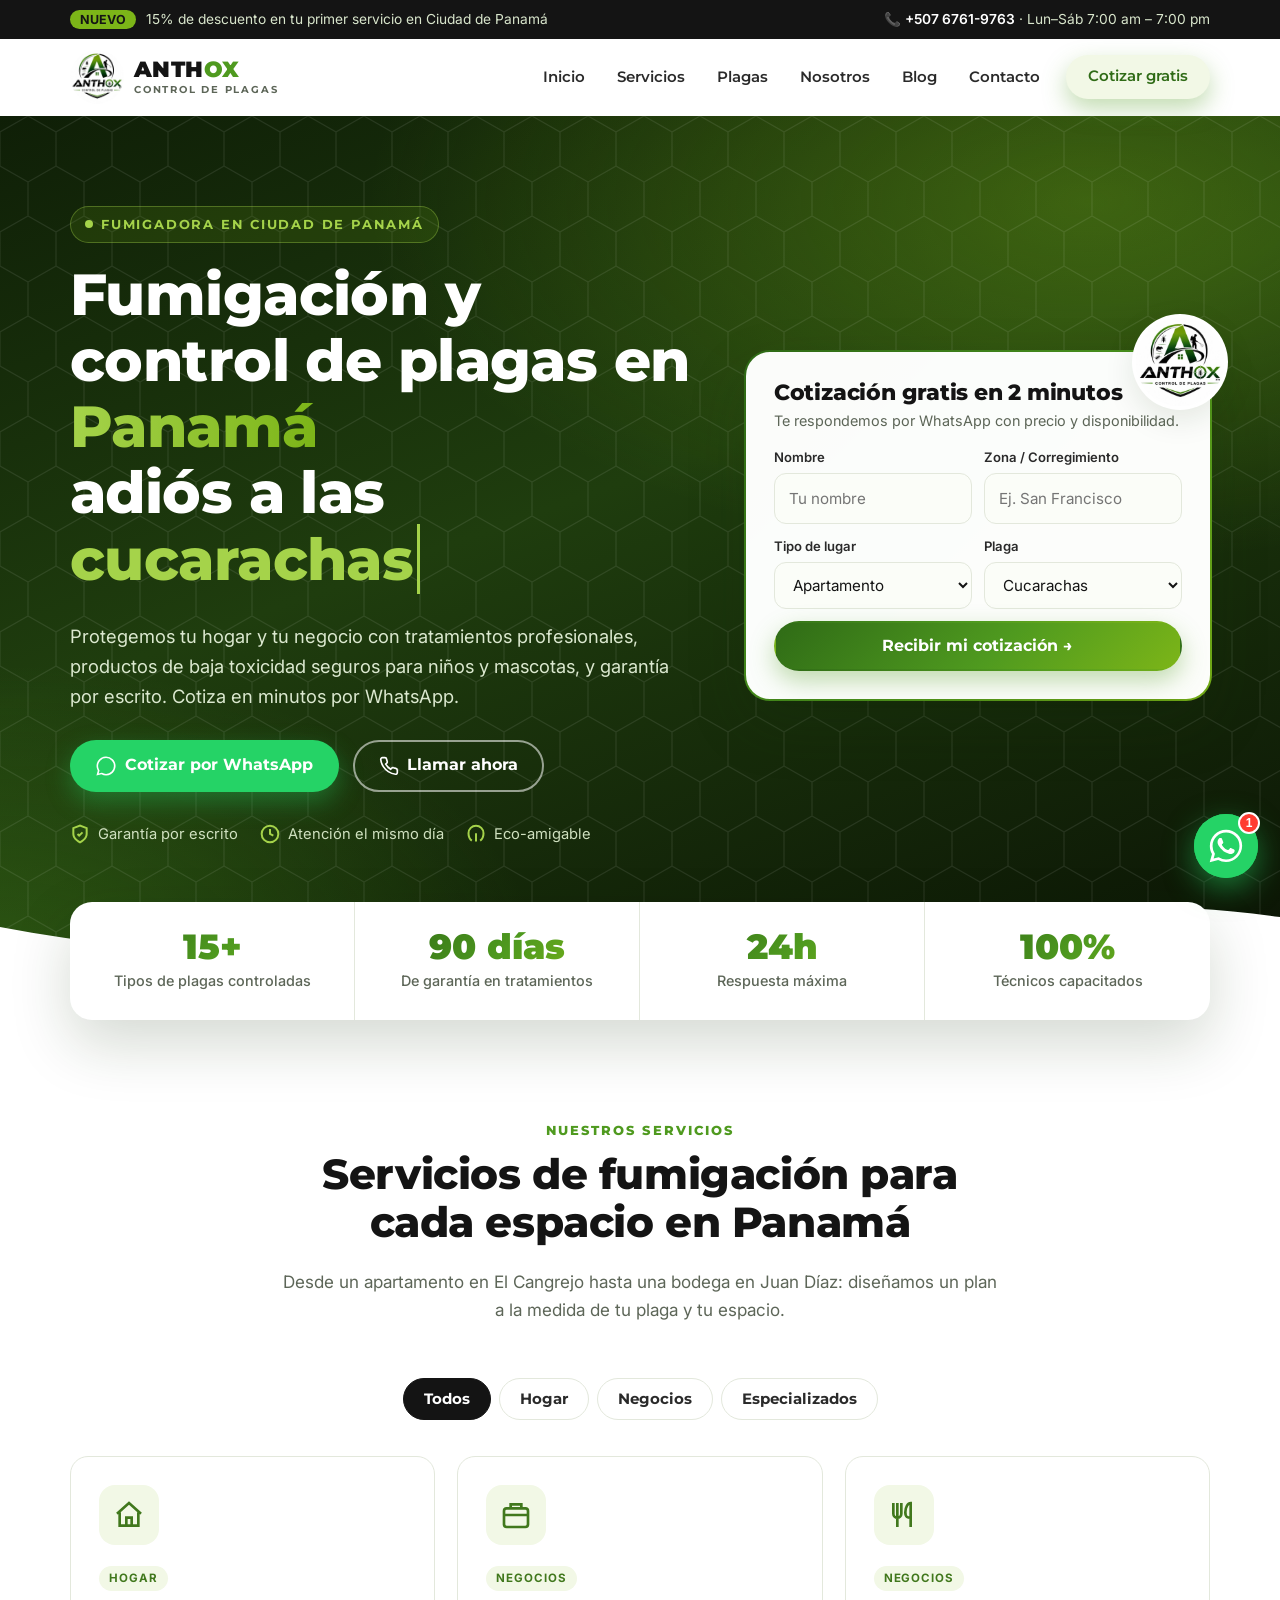
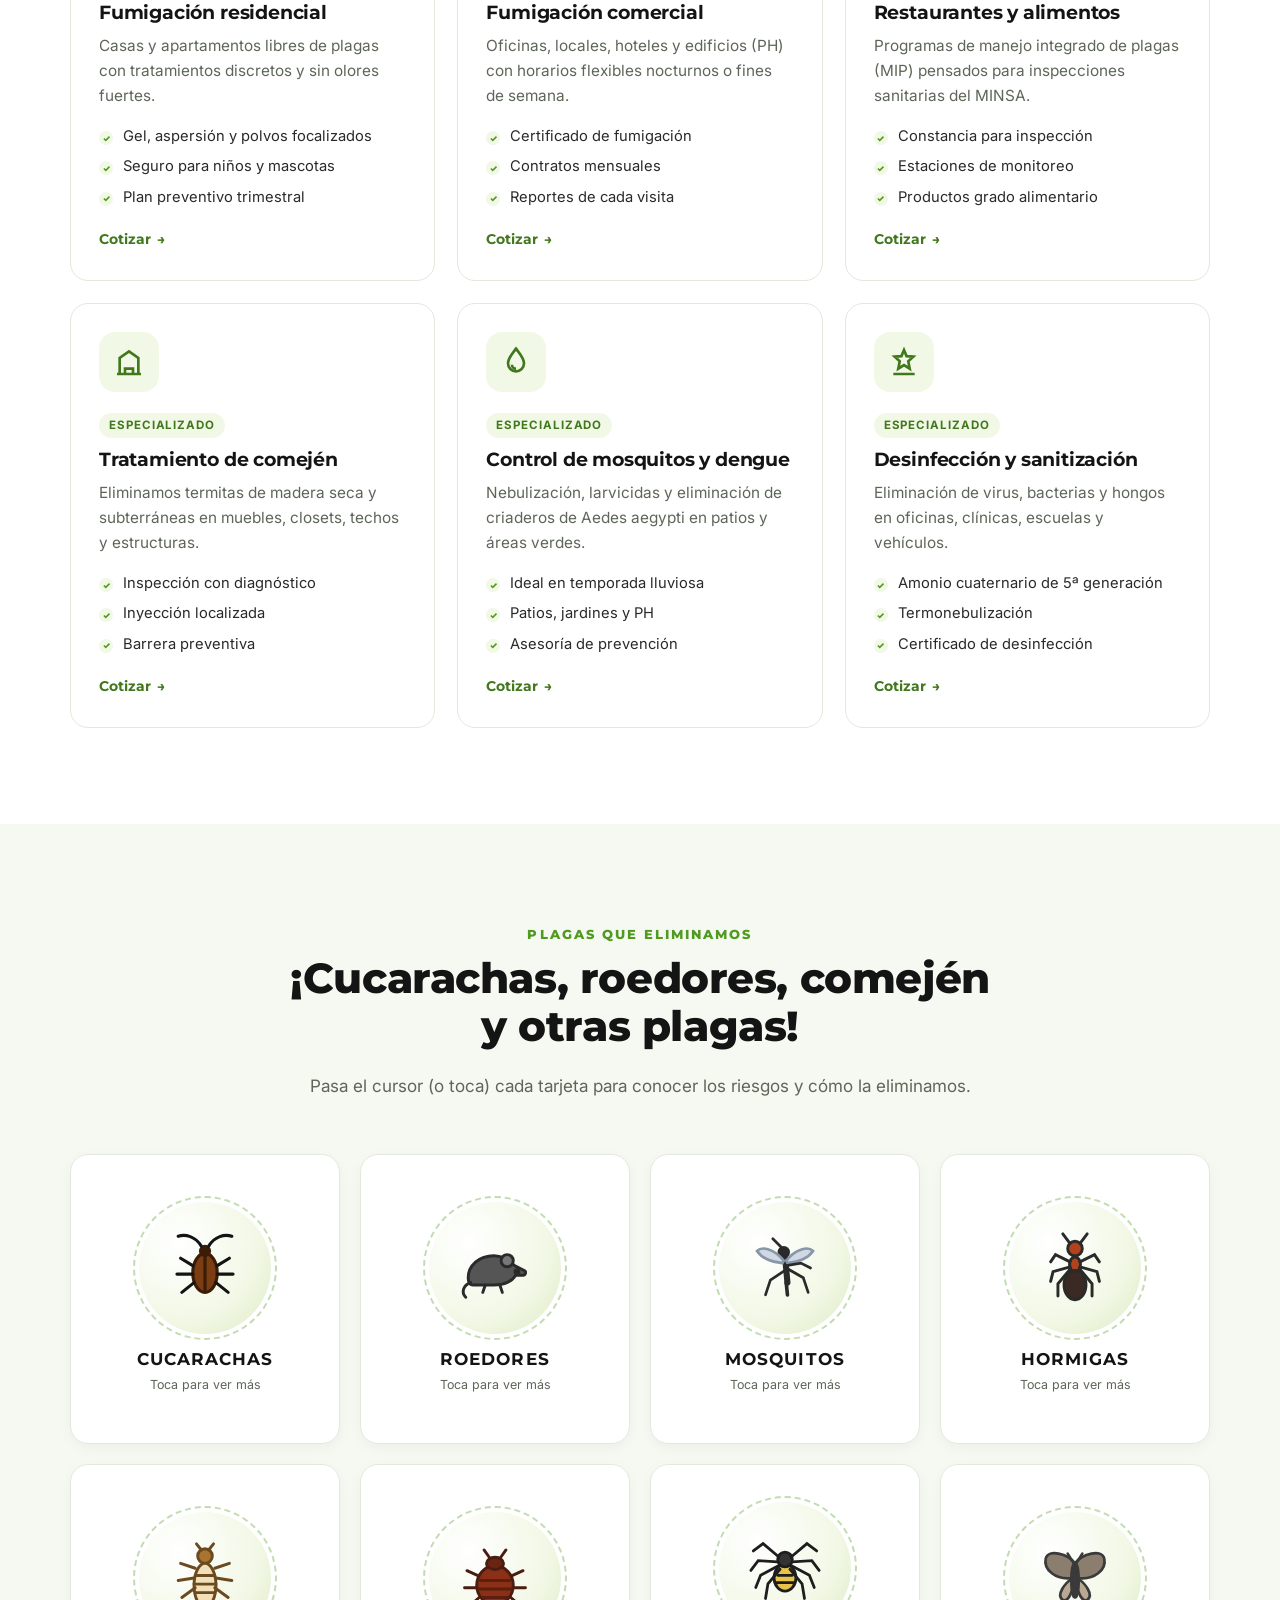
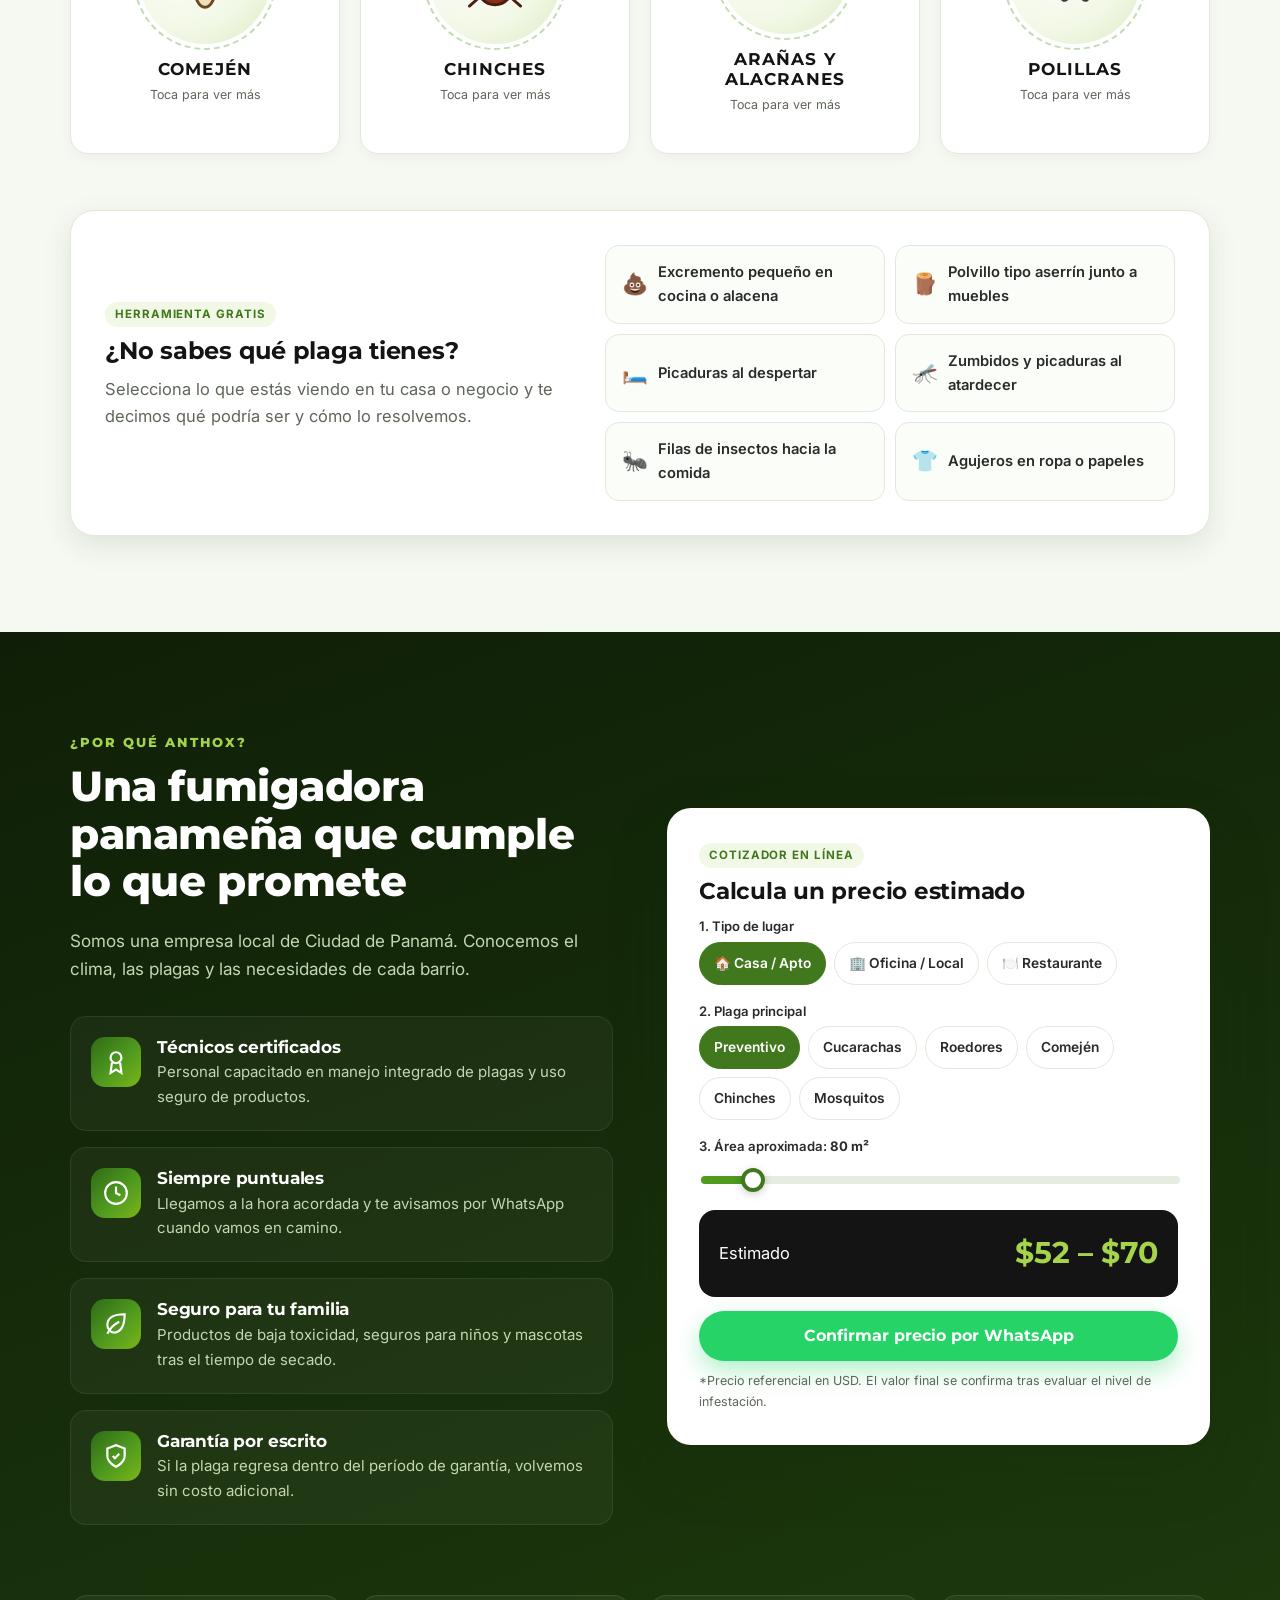
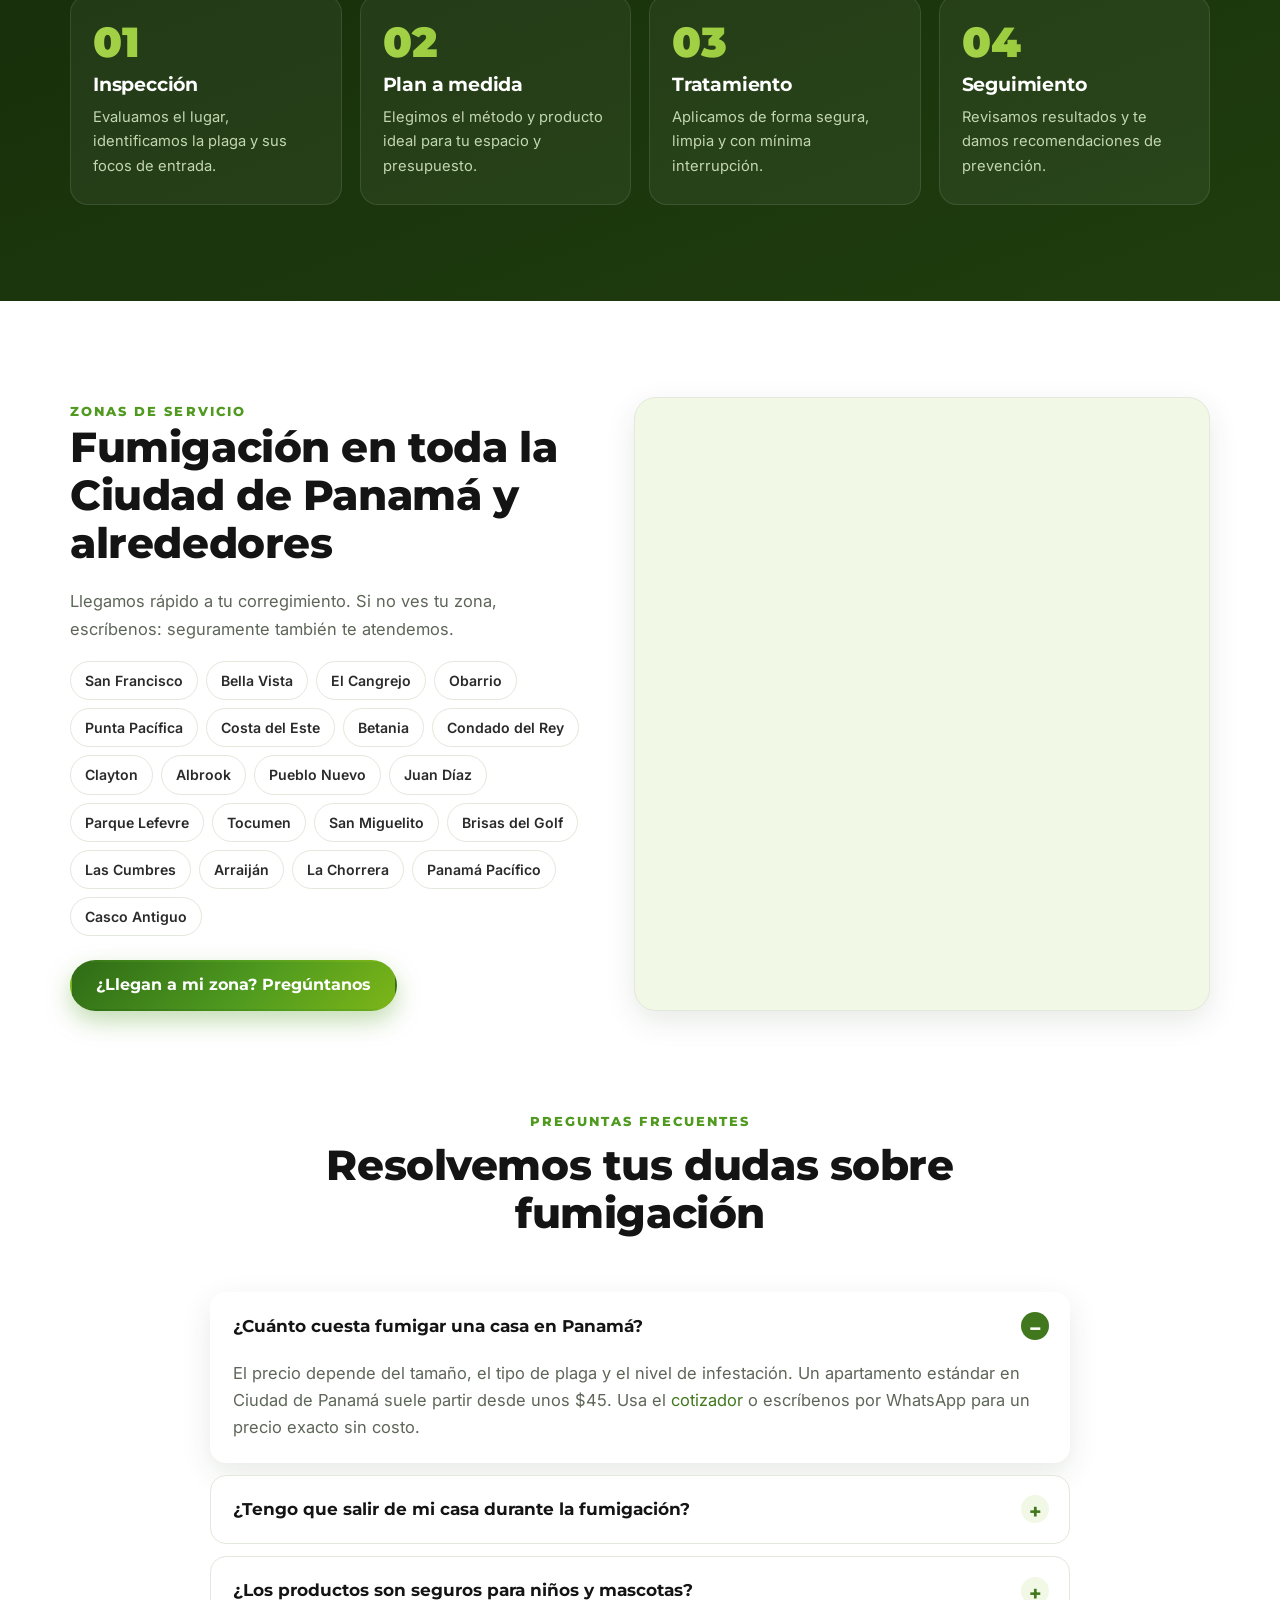
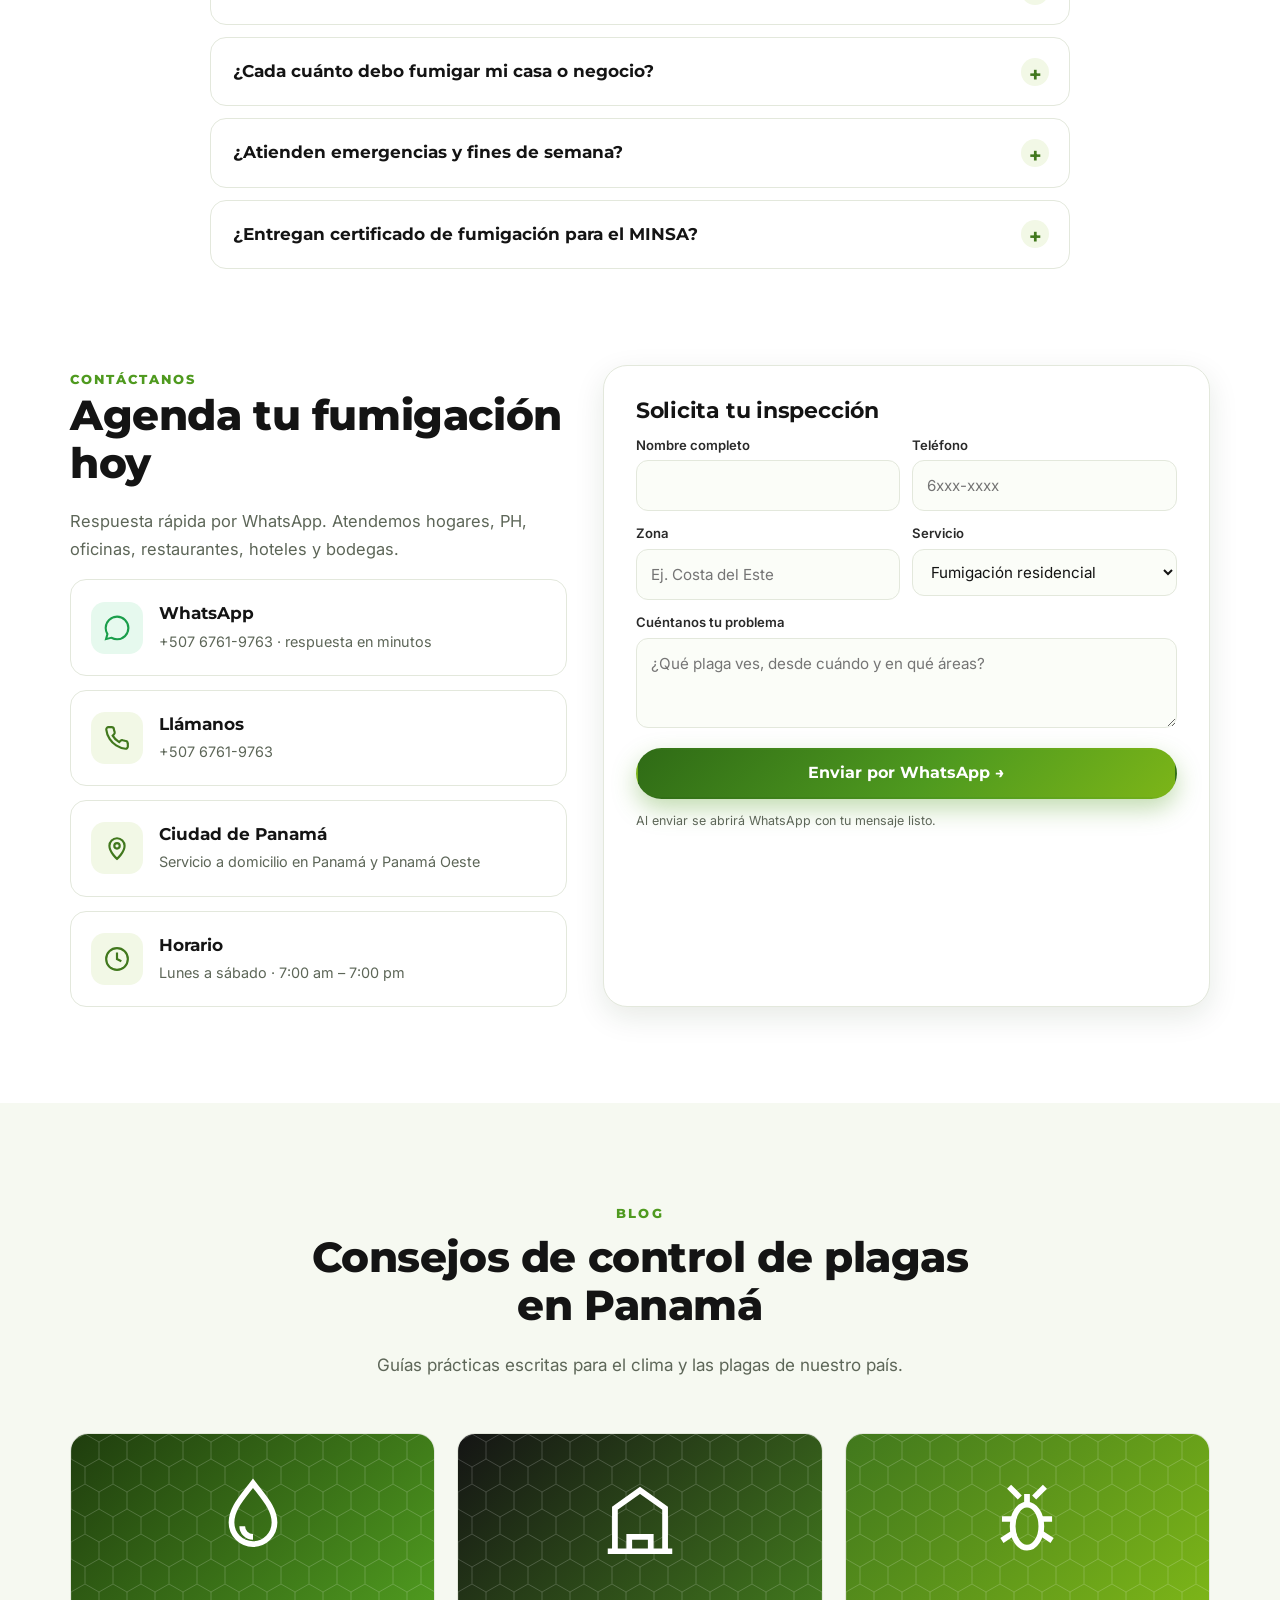
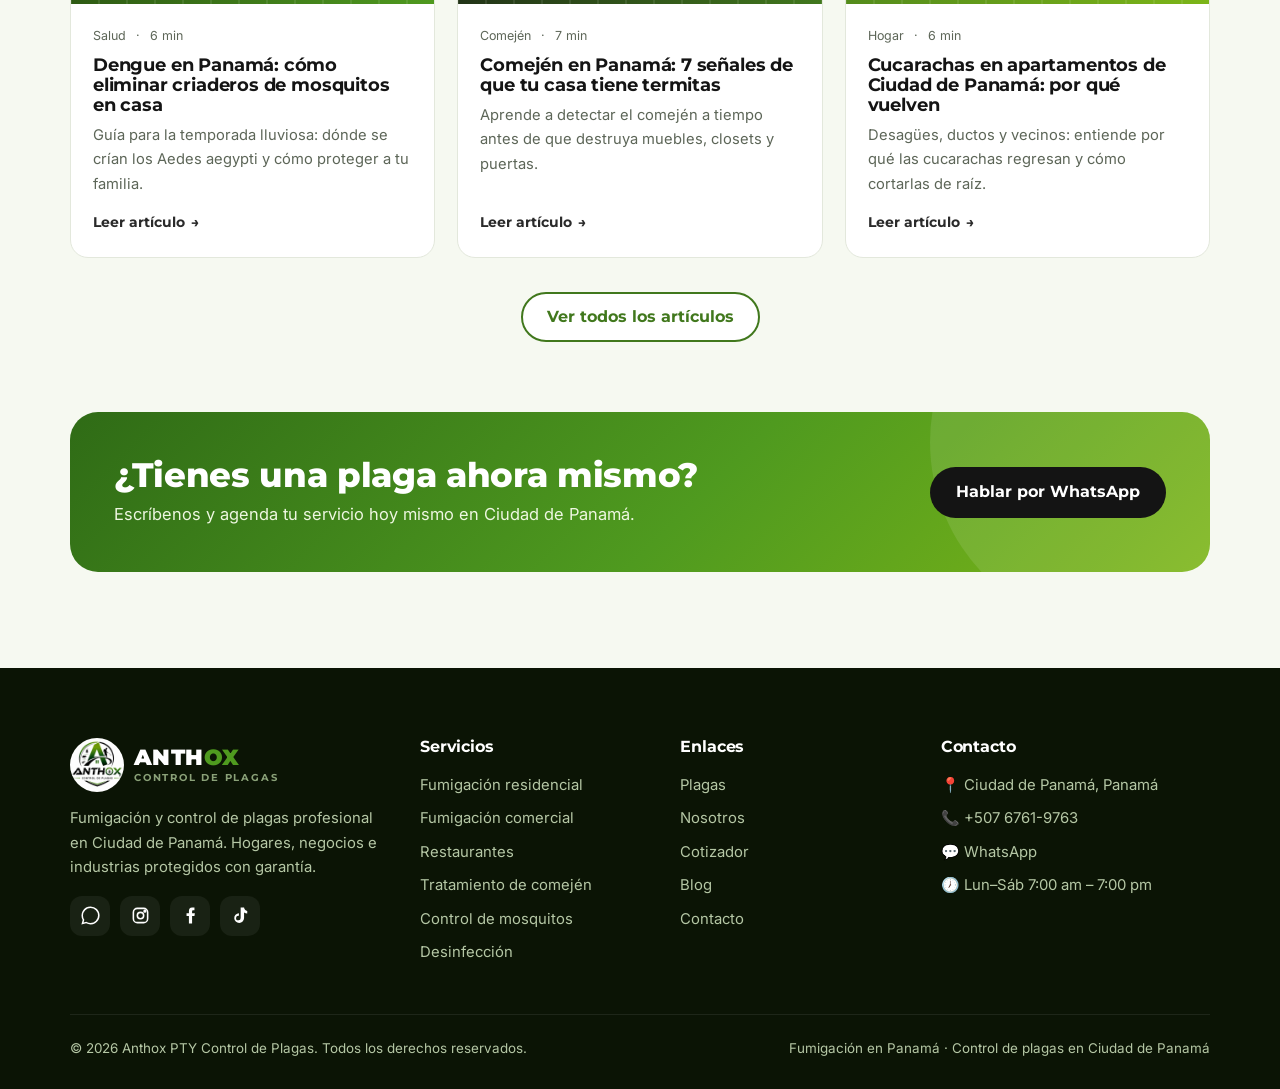
<file: index.html>
<!DOCTYPE html>
<html lang="es-PA" data-root="">
<head>
  <meta charset="UTF-8">
  <meta name="viewport" content="width=device-width, initial-scale=1">
  <title>Fumigación en Panamá | Control de Plagas 24/7 – Anthox PTY</title>
  <meta name="description" content="Fumigación y control de plagas en Ciudad de Panamá: cucarachas, comején, ratas, mosquitos, chinches y hormigas. Casas, apartamentos y negocios. Cotiza gratis por WhatsApp +507 6761-9763.">
  <meta name="keywords" content="fumigación Panamá, control de plagas Panamá, fumigadora en Panamá, fumigación de comején, fumigar casa Panamá, exterminador de cucarachas, control de roedores Panamá">
  <link rel="canonical" href="https://www.anthoxpty.com/">
  <meta name="robots" content="index, follow, max-image-preview:large">
  <meta name="geo.region" content="PA-8">
  <meta name="geo.placename" content="Ciudad de Panamá">
  <meta name="geo.position" content="8.9824;-79.5199">
  <meta name="ICBM" content="8.9824, -79.5199">
  <meta name="theme-color" content="#41781d">

  <!-- Open Graph / redes sociales -->
  <meta property="og:type" content="website">
  <meta property="og:locale" content="es_PA">
  <meta property="og:site_name" content="Anthox PTY Control de Plagas">
  <meta property="og:title" content="Fumigación y Control de Plagas en Panamá | Anthox PTY">
  <meta property="og:description" content="Eliminamos cucarachas, comején, ratas, mosquitos y más. Servicio residencial y comercial en Ciudad de Panamá. Cotiza gratis por WhatsApp.">
  <meta property="og:url" content="https://www.anthoxpty.com/">
  <meta property="og:image" content="https://www.anthoxpty.com/assets/img/anthox-logo.jpg">
  <meta name="twitter:card" content="summary_large_image">

  <link rel="icon" type="image/png" href="favicon.png">
  <link rel="apple-touch-icon" href="assets/img/apple-touch-icon.png">
  <link rel="preconnect" href="https://fonts.googleapis.com">
  <link rel="preconnect" href="https://fonts.gstatic.com" crossorigin>
  <link href="https://fonts.googleapis.com/css2?family=Inter:wght@400;500;600;700&family=Montserrat:wght@600;700;800;900&display=swap" rel="stylesheet">
  <link rel="stylesheet" href="css/styles.css">

  <!-- Datos estructurados: Negocio local (clave para Google Maps / Perfil de Empresa) -->
  <script type="application/ld+json">
  {
    "@context": "https://schema.org",
    "@type": ["LocalBusiness", "HomeAndConstructionBusiness"],
    "@id": "https://www.anthoxpty.com/#negocio",
    "name": "Anthox PTY Control de Plagas",
    "alternateName": "Anthox PTY",
    "description": "Empresa de fumigación y control de plagas en Ciudad de Panamá. Servicio residencial, comercial e industrial contra cucarachas, comején, roedores, mosquitos, chinches, hormigas y más.",
    "url": "https://www.anthoxpty.com/",
    "logo": "https://www.anthoxpty.com/assets/img/anthox-logo.jpg",
    "image": "https://www.anthoxpty.com/assets/img/anthox-logo.jpg",
    "telephone": "+507-6761-9763",
    "priceRange": "$$",
    "currenciesAccepted": "USD, PAB",
    "paymentAccepted": "Efectivo, Yappy, Transferencia, Tarjeta",
    "address": {
      "@type": "PostalAddress",
      "addressLocality": "Ciudad de Panamá",
      "addressRegion": "Panamá",
      "addressCountry": "PA"
    },
    "geo": { "@type": "GeoCoordinates", "latitude": 8.9824, "longitude": -79.5199 },
    "areaServed": [
      {"@type": "City", "name": "Ciudad de Panamá"},
      {"@type": "City", "name": "San Miguelito"},
      {"@type": "City", "name": "Arraiján"},
      {"@type": "City", "name": "La Chorrera"},
      {"@type": "Place", "name": "Costa del Este"},
      {"@type": "Place", "name": "Condado del Rey"},
      {"@type": "Place", "name": "Clayton"},
      {"@type": "Place", "name": "Panamá Pacífico"}
    ],
    "openingHoursSpecification": [
      {"@type": "OpeningHoursSpecification", "dayOfWeek": ["Monday","Tuesday","Wednesday","Thursday","Friday","Saturday"], "opens": "07:00", "closes": "19:00"}
    ],
    "contactPoint": {
      "@type": "ContactPoint", "telephone": "+507-6761-9763", "contactType": "customer service",
      "areaServed": "PA", "availableLanguage": ["Spanish", "English"]
    },
    "sameAs": [
      "https://wa.me/50767619763"
    ],
    "hasOfferCatalog": {
      "@type": "OfferCatalog",
      "name": "Servicios de control de plagas",
      "itemListElement": [
        {"@type": "Offer", "itemOffered": {"@type": "Service", "name": "Fumigación residencial", "areaServed": "Ciudad de Panamá"}},
        {"@type": "Offer", "itemOffered": {"@type": "Service", "name": "Fumigación comercial y de restaurantes", "areaServed": "Ciudad de Panamá"}},
        {"@type": "Offer", "itemOffered": {"@type": "Service", "name": "Tratamiento de comején (termitas)", "areaServed": "Ciudad de Panamá"}},
        {"@type": "Offer", "itemOffered": {"@type": "Service", "name": "Control de roedores", "areaServed": "Ciudad de Panamá"}},
        {"@type": "Offer", "itemOffered": {"@type": "Service", "name": "Control de mosquitos y prevención del dengue", "areaServed": "Ciudad de Panamá"}},
        {"@type": "Offer", "itemOffered": {"@type": "Service", "name": "Eliminación de chinches de cama", "areaServed": "Ciudad de Panamá"}},
        {"@type": "Offer", "itemOffered": {"@type": "Service", "name": "Desinfección y sanitización de ambientes", "areaServed": "Ciudad de Panamá"}}
      ]
    }
  }
  </script>
  <script type="application/ld+json">
  {
    "@context": "https://schema.org",
    "@type": "FAQPage",
    "mainEntity": [
      {"@type": "Question", "name": "¿Cuánto cuesta fumigar una casa en Panamá?",
       "acceptedAnswer": {"@type": "Answer", "text": "El precio depende del tamaño del inmueble, el tipo de plaga y el nivel de infestación. Un apartamento estándar en Ciudad de Panamá suele partir desde unos 45 USD. Usa nuestro cotizador en línea o escríbenos por WhatsApp al +507 6761-9763 para un precio exacto sin costo."}},
      {"@type": "Question", "name": "¿Tengo que salir de mi casa durante la fumigación?",
       "acceptedAnswer": {"@type": "Answer", "text": "En la mayoría de servicios con gel y aspersión de bajo impacto recomendamos ausentarse de 2 a 4 horas, junto con niños y mascotas, y ventilar al regresar. Te damos instrucciones exactas antes de la visita."}},
      {"@type": "Question", "name": "¿Los productos son seguros para niños y mascotas?",
       "acceptedAnswer": {"@type": "Answer", "text": "Sí. Usamos productos de baja toxicidad aprobados para uso en Panamá y los aplicamos con técnicas focalizadas. Una vez seco el producto y ventilado el lugar, el área es segura."}},
      {"@type": "Question", "name": "¿Cada cuánto debo fumigar mi casa o negocio?",
       "acceptedAnswer": {"@type": "Answer", "text": "Por el clima tropical de Panamá recomendamos un servicio preventivo cada 3 meses en hogares y mensual o bimestral en restaurantes y negocios de alimentos."}},
      {"@type": "Question", "name": "¿Atienden emergencias y fines de semana?",
       "acceptedAnswer": {"@type": "Answer", "text": "Sí, atendemos de lunes a sábado y coordinamos servicios urgentes. Escríbenos por WhatsApp y te respondemos en minutos."}},
      {"@type": "Question", "name": "¿Entregan certificado de fumigación para el MINSA?",
       "acceptedAnswer": {"@type": "Answer", "text": "Sí. A negocios y comercios les entregamos constancia o certificado de fumigación con fecha, productos aplicados y áreas tratadas, útil para inspecciones sanitarias."}}
    ]
  }
  </script>
</head>
<body>
<a class="skip-link" href="#main">Saltar al contenido</a>

<div class="topbar">
  <div class="container">
    <div><span class="pill">NUEVO</span> 15% de descuento en tu primer servicio en Ciudad de Panamá</div>
    <div class="hide-sm">📞 <a href="tel:+50767619763">+507 6761-9763</a> · Lun–Sáb 7:00 am – 7:00 pm</div>
  </div>
</div>

<header class="header">
  <div class="container">
    <a class="brand" href="#inicio" aria-label="Anthox PTY – inicio">
      <img src="assets/img/favicon-512.png" alt="Logo de Anthox PTY Control de Plagas" width="54" height="54">
      <span class="brand-text">ANTH<span>OX</span><small>CONTROL DE PLAGAS</small></span>
    </a>
    <nav class="nav" aria-label="Principal">
      <ul>
        <li><a href="#inicio">Inicio</a></li>
        <li><a href="#servicios">Servicios</a></li>
        <li><a href="#plagas">Plagas</a></li>
        <li><a href="#nosotros">Nosotros</a></li>
        <li><a href="blog/">Blog</a></li>
        <li><a href="#contacto">Contacto</a></li>
        <li><a class="btn btn-primary" href="#cotizar">Cotizar gratis</a></li>
      </ul>
    </nav>
    <button class="menu-toggle" type="button" aria-label="Abrir menú" aria-expanded="false"><span></span></button>
  </div>
</header>

<main id="main">

<!-- =================== 1. INICIO / HERO =================== -->
<section class="hero" id="inicio">
  <div class="container">
    <div class="reveal">
      <span class="eyebrow"><span class="dot"></span> Fumigadora en Ciudad de Panamá</span>
      <h1>Fumigación y control de plagas en <span class="hl">Panamá</span><br>
        adiós a las <span class="typed" data-words='["cucarachas","ratas","comején","mosquitos","chinches","hormigas"]'>cucarachas</span></h1>
      <p class="lead">Protegemos tu hogar y tu negocio con tratamientos profesionales, productos de baja toxicidad seguros para niños y mascotas, y garantía por escrito. Cotiza en minutos por WhatsApp.</p>
      <div class="hero-ctas">
        <a class="btn btn-wa" href="https://wa.me/50767619763?text=Hola%20Anthox%20PTY%2C%20quiero%20cotizar%20una%20fumigaci%C3%B3n" target="_blank" rel="noopener">
          <svg viewBox="0 0 24 24" fill="currentColor" aria-hidden="true"><path d="M12.05 21.5a9.5 9.5 0 0 1-4.84-1.33l-.35-.2-3.6.94.96-3.5-.23-.36A9.48 9.48 0 0 1 2.5 12 9.52 9.52 0 0 1 12.05 2.5 9.45 9.45 0 0 1 21.5 12a9.5 9.5 0 0 1-9.45 9.5zm8.08-17.6A11.4 11.4 0 0 0 12.05.5 11.46 11.46 0 0 0 2.13 17.67L.5 23.5l5.97-1.57A11.44 11.44 0 0 0 23.5 12c0-3.06-1.19-5.94-3.37-8.1z"/></svg>
          Cotizar por WhatsApp</a>
        <a class="btn btn-ghost" href="tel:+50767619763">
          <svg viewBox="0 0 24 24" fill="none" stroke="currentColor" stroke-width="2" aria-hidden="true"><path d="M22 16.9v3a2 2 0 0 1-2.2 2 19.8 19.8 0 0 1-8.6-3.1 19.5 19.5 0 0 1-6-6A19.8 19.8 0 0 1 2.1 4.2 2 2 0 0 1 4.1 2h3a2 2 0 0 1 2 1.7c.1.9.4 1.8.7 2.7a2 2 0 0 1-.5 2.1L8 9.8a16 16 0 0 0 6 6l1.3-1.3a2 2 0 0 1 2.1-.4c.9.3 1.8.6 2.7.7a2 2 0 0 1 1.7 2z"/></svg>
          Llamar ahora</a>
      </div>
      <div class="hero-badges">
        <div><svg viewBox="0 0 24 24" fill="none" stroke="currentColor" stroke-width="2.4"><path d="M12 22s8-4 8-10V5l-8-3-8 3v7c0 6 8 10 8 10z"/><path d="M9 12l2 2 4-4"/></svg> Garantía por escrito</div>
        <div><svg viewBox="0 0 24 24" fill="none" stroke="currentColor" stroke-width="2.4"><circle cx="12" cy="12" r="10"/><path d="M12 6v6l4 2"/></svg> Atención el mismo día</div>
        <div><svg viewBox="0 0 24 24" fill="none" stroke="currentColor" stroke-width="2.4"><path d="M7 20s-4-3-4-9a9 9 0 0 1 18 0c0 6-4 9-4 9"/><path d="M12 11v10"/></svg> Eco-amigable</div>
      </div>
    </div>

    <div class="hero-card reveal d2" id="cotizar">
      <div class="hero-logo"><img src="assets/img/favicon-512.png" alt="" width="88" height="88"></div>
      <h2>Cotización gratis en 2 minutos</h2>
      <p class="small">Te respondemos por WhatsApp con precio y disponibilidad.</p>
      <form class="form-grid" data-wa-form>
        <div class="form-row">
          <div><label for="h-nombre">Nombre</label><input id="h-nombre" name="Nombre" required placeholder="Tu nombre"></div>
          <div><label for="h-zona">Zona / Corregimiento</label><input id="h-zona" name="Zona" placeholder="Ej. San Francisco"></div>
        </div>
        <div class="form-row">
          <div><label for="h-tipo">Tipo de lugar</label>
            <select id="h-tipo" name="Tipo de lugar"><option>Apartamento</option><option>Casa</option><option>Oficina</option><option>Restaurante</option><option>Local comercial</option><option>Bodega / Industria</option></select></div>
          <div><label for="h-plaga">Plaga</label>
            <select id="h-plaga" name="Plaga"><option>Cucarachas</option><option>Comején / Termitas</option><option>Ratas / Ratones</option><option>Mosquitos</option><option>Chinches de cama</option><option>Hormigas</option><option>Arañas / Alacranes</option><option>Preventivo general</option></select></div>
        </div>
        <button class="btn btn-primary" type="submit">Recibir mi cotización →</button>
      </form>
    </div>
  </div>
  <svg class="hero-wave" viewBox="0 0 1440 80" preserveAspectRatio="none" aria-hidden="true"><path fill="currentColor" d="M0 40c240 40 480 40 720 20S1200 0 1440 30v50H0z"/></svg>
</section>

<div class="stats">
  <div class="container">
    <div class="stats-grid reveal">
      <div class="stat"><strong data-count="15" data-suffix="+">0</strong><span>Tipos de plagas controladas</span></div>
      <div class="stat"><strong data-count="90" data-suffix=" días">0</strong><span>De garantía en tratamientos</span></div>
      <div class="stat"><strong data-count="24" data-suffix="h">0</strong><span>Respuesta máxima</span></div>
      <div class="stat"><strong data-count="100" data-suffix="%">0</strong><span>Técnicos capacitados</span></div>
    </div>
  </div>
</div>

<!-- =================== 2. SERVICIOS =================== -->
<section class="section" id="servicios">
  <div class="container">
    <div class="section-head reveal">
      <span class="kicker">Nuestros servicios</span>
      <h2>Servicios de fumigación para cada espacio en Panamá</h2>
      <p>Desde un apartamento en El Cangrejo hasta una bodega en Juan Díaz: diseñamos un plan a la medida de tu plaga y tu espacio.</p>
    </div>

    <div class="tabs" role="tablist" aria-label="Filtrar servicios">
      <button class="tab" role="tab" aria-selected="true" data-filter="all">Todos</button>
      <button class="tab" role="tab" aria-selected="false" data-filter="hogar">Hogar</button>
      <button class="tab" role="tab" aria-selected="false" data-filter="negocio">Negocios</button>
      <button class="tab" role="tab" aria-selected="false" data-filter="especial">Especializados</button>
    </div>

    <div class="services-grid">
      <article class="service-card reveal" data-cat="hogar">
        <div class="service-icon"><svg viewBox="0 0 24 24" fill="none" stroke="currentColor" stroke-width="2"><path d="M3 11l9-8 9 8"/><path d="M5 10v10h14V10"/><path d="M10 20v-6h4v6"/></svg></div>
        <span class="tag">Hogar</span>
        <h3>Fumigación residencial</h3>
        <p>Casas y apartamentos libres de plagas con tratamientos discretos y sin olores fuertes.</p>
        <ul><li>Gel, aspersión y polvos focalizados</li><li>Seguro para niños y mascotas</li><li>Plan preventivo trimestral</li></ul>
        <a class="link-arrow" href="#" data-wa="Hola, quiero cotizar fumigación residencial.">Cotizar</a>
      </article>
      <article class="service-card reveal d1" data-cat="negocio">
        <div class="service-icon"><svg viewBox="0 0 24 24" fill="none" stroke="currentColor" stroke-width="2"><rect x="3" y="7" width="18" height="14" rx="2"/><path d="M8 7V4h8v3M3 12h18"/></svg></div>
        <span class="tag">Negocios</span>
        <h3>Fumigación comercial</h3>
        <p>Oficinas, locales, hoteles y edificios (PH) con horarios flexibles nocturnos o fines de semana.</p>
        <ul><li>Certificado de fumigación</li><li>Contratos mensuales</li><li>Reportes de cada visita</li></ul>
        <a class="link-arrow" href="#" data-wa="Hola, necesito fumigación comercial para mi negocio.">Cotizar</a>
      </article>
      <article class="service-card reveal d2" data-cat="negocio">
        <div class="service-icon"><svg viewBox="0 0 24 24" fill="none" stroke="currentColor" stroke-width="2"><path d="M4 3v8a3 3 0 0 0 6 0V3M7 3v18M17 21V3c-2 0-4 3-4 7s2 4 4 4"/></svg></div>
        <span class="tag">Negocios</span>
        <h3>Restaurantes y alimentos</h3>
        <p>Programas de manejo integrado de plagas (MIP) pensados para inspecciones sanitarias del MINSA.</p>
        <ul><li>Constancia para inspección</li><li>Estaciones de monitoreo</li><li>Productos grado alimentario</li></ul>
        <a class="link-arrow" href="#" data-wa="Hola, tengo un restaurante y necesito un programa de control de plagas.">Cotizar</a>
      </article>
      <article class="service-card reveal" data-cat="especial hogar">
        <div class="service-icon"><svg viewBox="0 0 24 24" fill="none" stroke="currentColor" stroke-width="2"><path d="M3 21h18M5 21V9l7-5 7 5v12"/><path d="M9 21v-4h6v4M9 12h.01M15 12h.01"/></svg></div>
        <span class="tag">Especializado</span>
        <h3>Tratamiento de comején</h3>
        <p>Eliminamos termitas de madera seca y subterráneas en muebles, closets, techos y estructuras.</p>
        <ul><li>Inspección con diagnóstico</li><li>Inyección localizada</li><li>Barrera preventiva</li></ul>
        <a class="link-arrow" href="#" data-wa="Hola, tengo comején y quiero una inspección.">Cotizar</a>
      </article>
      <article class="service-card reveal d1" data-cat="especial hogar negocio">
        <div class="service-icon"><svg viewBox="0 0 24 24" fill="none" stroke="currentColor" stroke-width="2"><path d="M12 2c-3 4-6 7-6 11a6 6 0 0 0 12 0c0-4-3-7-6-11z"/><path d="M9 14a3 3 0 0 0 3 3"/></svg></div>
        <span class="tag">Especializado</span>
        <h3>Control de mosquitos y dengue</h3>
        <p>Nebulización, larvicidas y eliminación de criaderos de Aedes aegypti en patios y áreas verdes.</p>
        <ul><li>Ideal en temporada lluviosa</li><li>Patios, jardines y PH</li><li>Asesoría de prevención</li></ul>
        <a class="link-arrow" href="#" data-wa="Hola, necesito control de mosquitos.">Cotizar</a>
      </article>
      <article class="service-card reveal d2" data-cat="especial negocio hogar">
        <div class="service-icon"><svg viewBox="0 0 24 24" fill="none" stroke="currentColor" stroke-width="2"><path d="M12 3l1.9 4.6L19 8l-3.8 3.4L16.3 17 12 14.3 7.7 17l1.1-5.6L5 8l5.1-.4z"/><path d="M4 21h16"/></svg></div>
        <span class="tag">Especializado</span>
        <h3>Desinfección y sanitización</h3>
        <p>Eliminación de virus, bacterias y hongos en oficinas, clínicas, escuelas y vehículos.</p>
        <ul><li>Amonio cuaternario de 5ª generación</li><li>Termonebulización</li><li>Certificado de desinfección</li></ul>
        <a class="link-arrow" href="#" data-wa="Hola, quiero cotizar un servicio de desinfección.">Cotizar</a>
      </article>
    </div>
  </div>
</section>

<!-- =================== 3. PLAGAS =================== -->
<section class="section section-soft" id="plagas">
  <div class="container">
    <div class="section-head reveal">
      <span class="kicker">Plagas que eliminamos</span>
      <h2>¡Cucarachas, roedores, comején y otras plagas!</h2>
      <p>Pasa el cursor (o toca) cada tarjeta para conocer los riesgos y cómo la eliminamos.</p>
    </div>

    <div class="pests-grid">
      <button class="pest reveal" type="button" aria-label="Cucarachas: ver detalles">
        <div class="pest-inner">
          <div class="pest-face pest-front">
            <div class="pest-art"><svg viewBox="0 0 64 64" fill="none" stroke="currentColor" stroke-width="2.6" stroke-linecap="round"><ellipse cx="32" cy="36" rx="10" ry="16" fill="#7a3e12" stroke="#3b1d07"/><path d="M32 22v28" stroke="#3b1d07"/><circle cx="32" cy="18" r="5" fill="#3b1d07" stroke="none"/><path d="M29 14C24 6 16 4 10 6M35 14c5-8 13-10 19-8"/><path d="M22 30l-10-6M22 37H9M23 44l-10 8M42 30l10-6M42 37h13M41 44l10 8"/></svg></div>
            <h3>Cucarachas</h3><span class="hint">Toca para ver más</span>
          </div>
          <div class="pest-face pest-back">
            <div><h3>Cucarachas</h3><p>La americana y la alemana son las más comunes en Panamá. Transmiten salmonela y provocan alergias y asma.</p><p><b>Tratamiento:</b> gel cebo + aspersión residual en desagües y cocinas.</p></div>
            <span class="risk">Riesgo: alto</span>
          </div>
        </div>
      </button>
      <button class="pest reveal d1" type="button" aria-label="Roedores: ver detalles">
        <div class="pest-inner">
          <div class="pest-face pest-front">
            <div class="pest-art"><svg viewBox="0 0 64 64" fill="none" stroke="#2a2a2a" stroke-width="2.4" stroke-linecap="round"><path d="M10 40c0-10 9-18 21-18 8 0 13 4 17 8l8 4c2 1 1 4-1 4h-6c-3 5-9 8-18 8H14c-3 0-4-3-4-6z" fill="#555"/><circle cx="42" cy="26" r="5" fill="#777"/><circle cx="50" cy="35" r="1.6" fill="#111"/><path d="M12 44c-6 2-8 8-4 12"/><path d="M24 46l-2 6M36 46l2 6"/></svg></div>
            <h3>Roedores</h3><span class="hint">Toca para ver más</span>
          </div>
          <div class="pest-face pest-back">
            <div><h3>Ratas y ratones</h3><p>Transmiten leptospirosis y hantavirus, dañan cables y contaminan alimentos. Aumentan en temporada de lluvias.</p><p><b>Tratamiento:</b> estaciones cebaderas, trampas y sellado de accesos.</p></div>
            <span class="risk">Riesgo: muy alto</span>
          </div>
        </div>
      </button>
      <button class="pest reveal d2" type="button" aria-label="Mosquitos: ver detalles">
        <div class="pest-inner">
          <div class="pest-face pest-front">
            <div class="pest-art"><svg viewBox="0 0 64 64" fill="none" stroke="#2a2a2a" stroke-width="2.2" stroke-linecap="round"><path d="M32 22l2 22" stroke-width="5"/><path d="M33 44l1 10" stroke-width="3"/><circle cx="31" cy="19" r="4" fill="#2a2a2a"/><path d="M30 16l-8-8"/><path d="M33 26c8-10 18-12 22-8-4 6-12 9-21 10z" fill="#cfd8e3" stroke="#8796a8"/><path d="M31 26c-8-10-18-12-22-8 4 6 12 9 21 10z" fill="#cfd8e3" stroke="#8796a8"/><path d="M33 32l14 8 4 12M32 34l-12 8-4 12M33 30l12-2 8 4"/></svg></div>
            <h3>Mosquitos</h3><span class="hint">Toca para ver más</span>
          </div>
          <div class="pest-face pest-back">
            <div><h3>Mosquitos</h3><p>El Aedes aegypti transmite dengue, zika y chikungunya. En Panamá los casos suben de mayo a noviembre.</p><p><b>Tratamiento:</b> nebulización y larvicidas en criaderos.</p></div>
            <span class="risk">Riesgo: muy alto</span>
          </div>
        </div>
      </button>
      <button class="pest reveal d3" type="button" aria-label="Hormigas: ver detalles">
        <div class="pest-inner">
          <div class="pest-face pest-front">
            <div class="pest-art"><svg viewBox="0 0 64 64" fill="none" stroke="#2a2a2a" stroke-width="2.4" stroke-linecap="round"><circle cx="32" cy="16" r="6" fill="#b2421b"/><ellipse cx="32" cy="29" rx="4.5" ry="6" fill="#b2421b"/><ellipse cx="32" cy="46" rx="9" ry="12" fill="#3b2a24"/><path d="M28 12l-6-8M36 12l6-8M28 27l-12-6-4 6M36 27l12-6 4 6M28 31l-14 4-2 8M36 31l14 4 2 8M28 33l-10 12v10M36 33l10 12v10"/></svg></div>
            <h3>Hormigas</h3><span class="hint">Toca para ver más</span>
          </div>
          <div class="pest-face pest-back">
            <div><h3>Hormigas</h3><p>Invaden cocinas y alacenas; algunas especies como la hormiga de fuego causan picaduras dolorosas.</p><p><b>Tratamiento:</b> geles cebo que eliminan la colonia completa.</p></div>
            <span class="risk">Riesgo: medio</span>
          </div>
        </div>
      </button>
      <button class="pest reveal" type="button" aria-label="Comején: ver detalles">
        <div class="pest-inner">
          <div class="pest-face pest-front">
            <div class="pest-art"><svg viewBox="0 0 64 64" fill="none" stroke="#6b4a1f" stroke-width="2.4" stroke-linecap="round"><circle cx="32" cy="14" r="6" fill="#a8742f"/><path d="M29 9l-4-5M35 9l4-5"/><ellipse cx="32" cy="38" rx="9" ry="18" fill="#f1dfb9"/><path d="M24 30h16M23 37h18M24 44h16"/><path d="M24 24l-12-4M40 24l12-4M23 32l-13 2M41 32l13 2M24 40l-11 8M40 40l11 8"/></svg></div>
            <h3>Comején</h3><span class="hint">Toca para ver más</span>
          </div>
          <div class="pest-face pest-back">
            <div><h3>Comején (termitas)</h3><p>Destruyen muebles, puertas, closets y estructuras de madera de forma silenciosa. Muy comunes en Panamá.</p><p><b>Tratamiento:</b> inyección y barrera química.</p></div>
            <span class="risk">Daño estructural</span>
          </div>
        </div>
      </button>
      <button class="pest reveal d1" type="button" aria-label="Chinches: ver detalles">
        <div class="pest-inner">
          <div class="pest-face pest-front">
            <div class="pest-art"><svg viewBox="0 0 64 64" fill="none" stroke="#4a1d10" stroke-width="2.4" stroke-linecap="round"><ellipse cx="32" cy="38" rx="15" ry="16" fill="#8b2f17"/><path d="M20 34h24M19 41h26M22 48h20" stroke="#5c1f0f"/><ellipse cx="32" cy="20" rx="7" ry="5" fill="#6b2412"/><path d="M28 16l-5-7M36 16l5-7M18 30l-9-4M46 30l9-4M17 40H7M47 40h10M19 48l-8 7M45 48l8 7"/></svg></div>
            <h3>Chinches</h3><span class="hint">Toca para ver más</span>
          </div>
          <div class="pest-face pest-back">
            <div><h3>Chinches de cama</h3><p>Se esconden en colchones y muebles y pican de noche. Comunes en hoteles, Airbnb y alquileres.</p><p><b>Tratamiento:</b> 2–3 visitas con producto residual.</p></div>
            <span class="risk">Riesgo: alto</span>
          </div>
        </div>
      </button>
      <button class="pest reveal d2" type="button" aria-label="Arañas y alacranes: ver detalles">
        <div class="pest-inner">
          <div class="pest-face pest-front">
            <div class="pest-art"><svg viewBox="0 0 64 64" fill="none" stroke="#1d1d1d" stroke-width="2.3" stroke-linecap="round"><ellipse cx="32" cy="40" rx="9" ry="11" fill="#e7c34a" stroke="#1d1d1d"/><path d="M26 38h12M25 44h14" stroke="#1d1d1d"/><circle cx="32" cy="25" r="6" fill="#333"/><path d="M27 23L14 12 6 18M37 23l13-11 8 6M26 27L10 26 4 34M38 27l16-1 6 8M27 30L12 38l-4 10M37 30l15 8 4 10M28 33l-10 12-2 12M36 33l10 12 2 12"/></svg></div>
            <h3>Arañas y alacranes</h3><span class="hint">Toca para ver más</span>
          </div>
          <div class="pest-face pest-back">
            <div><h3>Arañas y alacranes</h3><p>Frecuentes en casas cerca de áreas verdes como Clayton, Albrook o Panamá Oeste. Su picadura puede ser peligrosa.</p><p><b>Tratamiento:</b> aspersión perimetral y en grietas.</p></div>
            <span class="risk">Riesgo: medio</span>
          </div>
        </div>
      </button>
      <button class="pest reveal d3" type="button" aria-label="Polillas: ver detalles">
        <div class="pest-inner">
          <div class="pest-face pest-front">
            <div class="pest-art"><svg viewBox="0 0 64 64" fill="none" stroke="#3a3a3a" stroke-width="2.2" stroke-linecap="round"><path d="M32 20c-6-8-22-12-24-4-2 9 8 18 22 16z" fill="#8c7e6e"/><path d="M32 20c6-8 22-12 24-4 2 9-8 18-22 16z" fill="#8c7e6e"/><path d="M30 32c-6 4-14 14-8 18 4 2 8-6 9-14zM34 32c6 4 14 14 8 18-4 2-8-6-9-14z" fill="#b9a993"/><ellipse cx="32" cy="34" rx="3" ry="14" fill="#3a3a3a"/><path d="M31 20l-5-8M33 20l5-8"/></svg></div>
            <h3>Polillas</h3><span class="hint">Toca para ver más</span>
          </div>
          <div class="pest-face pest-back">
            <div><h3>Polillas y pececillos</h3><p>La humedad de Panamá favorece polillas y pececillos de plata que dañan ropa, papeles y libros.</p><p><b>Tratamiento:</b> closets, bodegas y archivos.</p></div>
            <span class="risk">Riesgo: bajo</span>
          </div>
        </div>
      </button>
    </div>

    <!-- Identificador interactivo -->
    <div class="quiz reveal">
      <div>
        <span class="tag">Herramienta gratis</span>
        <h3>¿No sabes qué plaga tienes?</h3>
        <p style="color:var(--muted)">Selecciona lo que estás viendo en tu casa o negocio y te decimos qué podría ser y cómo lo resolvemos.</p>
        <div class="quiz-result" aria-live="polite"></div>
      </div>
      <div class="quiz-options">
        <button type="button" class="quiz-opt" data-key="excremento"><span class="emoji">💩</span> Excremento pequeño en cocina o alacena</button>
        <button type="button" class="quiz-opt" data-key="polvo"><span class="emoji">🪵</span> Polvillo tipo aserrín junto a muebles</button>
        <button type="button" class="quiz-opt" data-key="picaduras"><span class="emoji">🛏️</span> Picaduras al despertar</button>
        <button type="button" class="quiz-opt" data-key="zumbido"><span class="emoji">🦟</span> Zumbidos y picaduras al atardecer</button>
        <button type="button" class="quiz-opt" data-key="filas"><span class="emoji">🐜</span> Filas de insectos hacia la comida</button>
        <button type="button" class="quiz-opt" data-key="ropa"><span class="emoji">👕</span> Agujeros en ropa o papeles</button>
      </div>
    </div>
  </div>
</section>

<!-- =================== 4. NOSOTROS / POR QUÉ ANTHOX =================== -->
<section class="section section-dark" id="nosotros">
  <div class="container">
    <div class="why-grid">
      <div>
        <div class="section-head reveal" style="text-align:left;margin:0 0 32px">
          <span class="kicker">¿Por qué Anthox?</span>
          <h2>Una fumigadora panameña que cumple lo que promete</h2>
          <p>Somos una empresa local de Ciudad de Panamá. Conocemos el clima, las plagas y las necesidades de cada barrio.</p>
        </div>
        <div class="why-list">
          <div class="why-item reveal"><div class="ico"><svg viewBox="0 0 24 24" fill="none" stroke="currentColor" stroke-width="2"><circle cx="12" cy="8" r="5"/><path d="M8.2 12.5L7 22l5-3 5 3-1.2-9.5"/></svg></div><div><h3>Técnicos certificados</h3><p>Personal capacitado en manejo integrado de plagas y uso seguro de productos.</p></div></div>
          <div class="why-item reveal d1"><div class="ico"><svg viewBox="0 0 24 24" fill="none" stroke="currentColor" stroke-width="2"><circle cx="12" cy="12" r="10"/><path d="M12 6v6l4 2"/></svg></div><div><h3>Siempre puntuales</h3><p>Llegamos a la hora acordada y te avisamos por WhatsApp cuando vamos en camino.</p></div></div>
          <div class="why-item reveal d2"><div class="ico"><svg viewBox="0 0 24 24" fill="none" stroke="currentColor" stroke-width="2"><path d="M11 20A7 7 0 0 1 4 13C4 7 9 3 20 3c0 11-4 16-9 17z"/><path d="M4 21c3-6 7-9 11-11"/></svg></div><div><h3>Seguro para tu familia</h3><p>Productos de baja toxicidad, seguros para niños y mascotas tras el tiempo de secado.</p></div></div>
          <div class="why-item reveal d3"><div class="ico"><svg viewBox="0 0 24 24" fill="none" stroke="currentColor" stroke-width="2"><path d="M12 22s8-4 8-10V5l-8-3-8 3v7c0 6 8 10 8 10z"/><path d="M9 12l2 2 4-4"/></svg></div><div><h3>Garantía por escrito</h3><p>Si la plaga regresa dentro del período de garantía, volvemos sin costo adicional.</p></div></div>
        </div>
      </div>

      <!-- Cotizador estimado interactivo -->
      <div class="estimator reveal d1" id="estimator">
        <span class="tag">Cotizador en línea</span>
        <h3>Calcula un precio estimado</h3>
        <label>1. Tipo de lugar</label>
        <div class="chips">
          <button type="button" class="chip on" data-group="tipo" data-value="residencial">🏠 Casa / Apto</button>
          <button type="button" class="chip" data-group="tipo" data-value="comercial">🏢 Oficina / Local</button>
          <button type="button" class="chip" data-group="tipo" data-value="restaurante">🍽️ Restaurante</button>
        </div>
        <label>2. Plaga principal</label>
        <div class="chips">
          <button type="button" class="chip on" data-group="plaga" data-value="general">Preventivo</button>
          <button type="button" class="chip" data-group="plaga" data-value="cucarachas">Cucarachas</button>
          <button type="button" class="chip" data-group="plaga" data-value="roedores">Roedores</button>
          <button type="button" class="chip" data-group="plaga" data-value="comejen">Comején</button>
          <button type="button" class="chip" data-group="plaga" data-value="chinches">Chinches</button>
          <button type="button" class="chip" data-group="plaga" data-value="mosquitos">Mosquitos</button>
        </div>
        <label for="m2">3. Área aproximada: <b id="m2-out">80 m²</b></label>
        <div class="range-wrap"><input type="range" id="m2" min="30" max="600" step="10" value="80"></div>
        <div class="est-total"><span>Estimado</span><strong id="est-total">$—</strong></div>
        <button type="button" class="btn btn-wa" id="est-send" style="width:100%">Confirmar precio por WhatsApp</button>
        <p class="est-note" style="margin-top:10px">*Precio referencial en USD. El valor final se confirma tras evaluar el nivel de infestación.</p>
      </div>
    </div>

    <div class="steps">
      <div class="step reveal"><h3>Inspección</h3><p>Evaluamos el lugar, identificamos la plaga y sus focos de entrada.</p></div>
      <div class="step reveal d1"><h3>Plan a medida</h3><p>Elegimos el método y producto ideal para tu espacio y presupuesto.</p></div>
      <div class="step reveal d2"><h3>Tratamiento</h3><p>Aplicamos de forma segura, limpia y con mínima interrupción.</p></div>
      <div class="step reveal d3"><h3>Seguimiento</h3><p>Revisamos resultados y te damos recomendaciones de prevención.</p></div>
    </div>
  </div>
</section>

<!-- =================== 5. CONTACTO / ZONAS / FAQ =================== -->
<section class="section" id="contacto">
  <div class="container">
    <div class="areas">
      <div class="reveal">
        <span class="kicker" style="font-family:var(--font-head);font-weight:800;color:var(--g500);letter-spacing:.16em;font-size:.8rem;text-transform:uppercase">Zonas de servicio</span>
        <h2>Fumigación en toda la Ciudad de Panamá y alrededores</h2>
        <p style="color:var(--muted)">Llegamos rápido a tu corregimiento. Si no ves tu zona, escríbenos: seguramente también te atendemos.</p>
        <div class="area-tags">
          <span>San Francisco</span><span>Bella Vista</span><span>El Cangrejo</span><span>Obarrio</span><span>Punta Pacífica</span><span>Costa del Este</span><span>Betania</span><span>Condado del Rey</span><span>Clayton</span><span>Albrook</span><span>Pueblo Nuevo</span><span>Juan Díaz</span><span>Parque Lefevre</span><span>Tocumen</span><span>San Miguelito</span><span>Brisas del Golf</span><span>Las Cumbres</span><span>Arraiján</span><span>La Chorrera</span><span>Panamá Pacífico</span><span>Casco Antiguo</span>
        </div>
        <a class="btn btn-primary" href="#" data-wa="Hola, ¿dan servicio de fumigación en mi zona?">¿Llegan a mi zona? Pregúntanos</a>
      </div>
      <div class="map-box reveal d1">
        <iframe title="Mapa del área de servicio de Anthox PTY en Ciudad de Panamá" loading="lazy" referrerpolicy="no-referrer-when-downgrade"
          src="https://www.google.com/maps?q=Ciudad%20de%20Panam%C3%A1&z=11&output=embed"></iframe>
      </div>
    </div>

    <div class="section-head reveal" style="margin-top:96px">
      <span class="kicker">Preguntas frecuentes</span>
      <h2>Resolvemos tus dudas sobre fumigación</h2>
    </div>
    <div class="faq reveal">
      <details open><summary>¿Cuánto cuesta fumigar una casa en Panamá?</summary><div>El precio depende del tamaño, el tipo de plaga y el nivel de infestación. Un apartamento estándar en Ciudad de Panamá suele partir desde unos $45. Usa el <a href="#estimator">cotizador</a> o escríbenos por WhatsApp para un precio exacto sin costo.</div></details>
      <details><summary>¿Tengo que salir de mi casa durante la fumigación?</summary><div>En la mayoría de los servicios recomendamos ausentarse de 2 a 4 horas junto con niños y mascotas, y ventilar al regresar. Te enviamos las instrucciones antes de la visita.</div></details>
      <details><summary>¿Los productos son seguros para niños y mascotas?</summary><div>Sí. Usamos productos de baja toxicidad aprobados para uso en Panamá, aplicados de forma focalizada. Una vez seco y ventilado, el área es segura.</div></details>
      <details><summary>¿Cada cuánto debo fumigar mi casa o negocio?</summary><div>Por el clima tropical recomendamos un servicio preventivo cada 3 meses en hogares, y mensual o bimestral en restaurantes y negocios de alimentos. Lee más en nuestro <a href="blog/cada-cuanto-fumigar-casa-negocio-panama.html">artículo del blog</a>.</div></details>
      <details><summary>¿Atienden emergencias y fines de semana?</summary><div>Sí, atendemos de lunes a sábado y coordinamos servicios urgentes. Escríbenos por WhatsApp y te respondemos en minutos.</div></details>
      <details><summary>¿Entregan certificado de fumigación para el MINSA?</summary><div>Sí. A negocios les entregamos constancia de fumigación con fecha, productos y áreas tratadas, útil para inspecciones sanitarias.</div></details>
    </div>

    <div class="contact-grid" style="margin-top:96px">
      <div class="reveal">
        <span class="kicker" style="font-family:var(--font-head);font-weight:800;color:var(--g500);letter-spacing:.16em;font-size:.8rem;text-transform:uppercase">Contáctanos</span>
        <h2>Agenda tu fumigación hoy</h2>
        <p style="color:var(--muted)">Respuesta rápida por WhatsApp. Atendemos hogares, PH, oficinas, restaurantes, hoteles y bodegas.</p>
        <div class="contact-cards">
          <a class="contact-card" href="https://wa.me/50767619763" target="_blank" rel="noopener"><div class="ico wa"><svg viewBox="0 0 24 24" fill="currentColor"><path d="M12.05 21.5a9.5 9.5 0 0 1-4.84-1.33l-.35-.2-3.6.94.96-3.5-.23-.36A9.48 9.48 0 0 1 2.5 12 9.52 9.52 0 0 1 12.05 2.5 9.45 9.45 0 0 1 21.5 12a9.5 9.5 0 0 1-9.45 9.5zm8.08-17.6A11.4 11.4 0 0 0 12.05.5 11.46 11.46 0 0 0 2.13 17.67L.5 23.5l5.97-1.57A11.44 11.44 0 0 0 23.5 12c0-3.06-1.19-5.94-3.37-8.1z"/></svg></div><div><strong>WhatsApp</strong><span>+507 6761-9763 · respuesta en minutos</span></div></a>
          <a class="contact-card" href="tel:+50767619763"><div class="ico"><svg viewBox="0 0 24 24" fill="none" stroke="currentColor" stroke-width="2"><path d="M22 16.9v3a2 2 0 0 1-2.2 2 19.8 19.8 0 0 1-8.6-3.1 19.5 19.5 0 0 1-6-6A19.8 19.8 0 0 1 2.1 4.2 2 2 0 0 1 4.1 2h3a2 2 0 0 1 2 1.7c.1.9.4 1.8.7 2.7a2 2 0 0 1-.5 2.1L8 9.8a16 16 0 0 0 6 6l1.3-1.3a2 2 0 0 1 2.1-.4c.9.3 1.8.6 2.7.7a2 2 0 0 1 1.7 2z"/></svg></div><div><strong>Llámanos</strong><span>+507 6761-9763</span></div></a>
          <div class="contact-card"><div class="ico"><svg viewBox="0 0 24 24" fill="none" stroke="currentColor" stroke-width="2"><path d="M12 22s7-6 7-12a7 7 0 0 0-14 0c0 6 7 12 7 12z"/><circle cx="12" cy="10" r="2.5"/></svg></div><div><strong>Ciudad de Panamá</strong><span>Servicio a domicilio en Panamá y Panamá Oeste</span></div></div>
          <div class="contact-card"><div class="ico"><svg viewBox="0 0 24 24" fill="none" stroke="currentColor" stroke-width="2"><circle cx="12" cy="12" r="10"/><path d="M12 6v6l4 2"/></svg></div><div><strong>Horario</strong><span>Lunes a sábado · 7:00 am – 7:00 pm</span></div></div>
        </div>
      </div>
      <form class="contact-form reveal d1" data-wa-form>
        <h3 style="font-size:1.4rem">Solicita tu inspección</h3>
        <div class="form-grid">
          <div class="form-row">
            <div><label for="c-nombre">Nombre completo</label><input id="c-nombre" name="Nombre" required></div>
            <div><label for="c-tel">Teléfono</label><input id="c-tel" name="Teléfono" type="tel" placeholder="6xxx-xxxx"></div>
          </div>
          <div class="form-row">
            <div><label for="c-zona">Zona</label><input id="c-zona" name="Zona" placeholder="Ej. Costa del Este"></div>
            <div><label for="c-servicio">Servicio</label>
              <select id="c-servicio" name="Servicio"><option>Fumigación residencial</option><option>Fumigación comercial</option><option>Restaurante</option><option>Comején</option><option>Roedores</option><option>Mosquitos</option><option>Chinches</option><option>Desinfección</option></select></div>
          </div>
          <div><label for="c-msg">Cuéntanos tu problema</label><textarea id="c-msg" name="Detalle" placeholder="¿Qué plaga ves, desde cuándo y en qué áreas?"></textarea></div>
          <button class="btn btn-primary" type="submit">Enviar por WhatsApp →</button>
          <p class="est-note">Al enviar se abrirá WhatsApp con tu mensaje listo.</p>
        </div>
      </form>
    </div>
  </div>
</section>

<!-- Blog destacado -->
<section class="section section-soft" id="blog">
  <div class="container">
    <div class="section-head reveal">
      <span class="kicker">Blog</span>
      <h2>Consejos de control de plagas en Panamá</h2>
      <p>Guías prácticas escritas para el clima y las plagas de nuestro país.</p>
    </div>
    <div class="blog-grid">
      <a class="post-card reveal" href="blog/dengue-mosquitos-aedes-panama.html">
        <div class="post-thumb t1"><svg viewBox="0 0 24 24" fill="none" stroke="currentColor" stroke-width="1.6"><path d="M12 2c-3 4-6 7-6 11a6 6 0 0 0 12 0c0-4-3-7-6-11z"/><path d="M9 14a3 3 0 0 0 3 3"/></svg></div>
        <div class="post-body"><div class="post-meta"><span>Salud</span><span>·</span><span>6 min</span></div><h3>Dengue en Panamá: cómo eliminar criaderos de mosquitos en casa</h3><p>Guía para la temporada lluviosa: dónde se crían los Aedes aegypti y cómo proteger a tu familia.</p><span class="link-arrow">Leer artículo</span></div>
      </a>
      <a class="post-card reveal d1" href="blog/comejen-termitas-panama.html">
        <div class="post-thumb t2"><svg viewBox="0 0 24 24" fill="none" stroke="currentColor" stroke-width="1.6"><path d="M3 21h18M5 21V9l7-5 7 5v12"/><path d="M9 21v-4h6v4"/></svg></div>
        <div class="post-body"><div class="post-meta"><span>Comején</span><span>·</span><span>7 min</span></div><h3>Comején en Panamá: 7 señales de que tu casa tiene termitas</h3><p>Aprende a detectar el comején a tiempo antes de que destruya muebles, closets y puertas.</p><span class="link-arrow">Leer artículo</span></div>
      </a>
      <a class="post-card reveal d2" href="blog/cucarachas-apartamentos-ciudad-de-panama.html">
        <div class="post-thumb t3"><svg viewBox="0 0 24 24" fill="none" stroke="currentColor" stroke-width="1.6"><ellipse cx="12" cy="14" rx="4" ry="6"/><path d="M12 8V5M8 12H5M8 16l-3 2M16 12h3M16 16l3 2M10 6L7 3M14 6l3-3"/></svg></div>
        <div class="post-body"><div class="post-meta"><span>Hogar</span><span>·</span><span>6 min</span></div><h3>Cucarachas en apartamentos de Ciudad de Panamá: por qué vuelven</h3><p>Desagües, ductos y vecinos: entiende por qué las cucarachas regresan y cómo cortarlas de raíz.</p><span class="link-arrow">Leer artículo</span></div>
      </a>
    </div>
    <p style="text-align:center;margin-top:34px"><a class="btn btn-outline" href="blog/">Ver todos los artículos</a></p>

    <div class="cta-band reveal" style="margin-top:70px">
      <div><h2>¿Tienes una plaga ahora mismo?</h2><p>Escríbenos y agenda tu servicio hoy mismo en Ciudad de Panamá.</p></div>
      <a class="btn btn-dark" href="#" data-wa="Hola Anthox PTY, tengo una plaga y necesito ayuda hoy.">Hablar por WhatsApp</a>
    </div>
  </div>
</section>

</main>

<footer class="footer">
  <div class="container">
    <div class="footer-grid">
      <div>
        <a class="brand" href="#inicio"><img src="assets/img/favicon-512.png" alt="Anthox PTY" width="54" height="54" loading="lazy"><span class="brand-text">ANTH<span>OX</span><small>CONTROL DE PLAGAS</small></span></a>
        <p>Fumigación y control de plagas profesional en Ciudad de Panamá. Hogares, negocios e industrias protegidos con garantía.</p>
        <div class="socials">
          <a href="https://wa.me/50767619763" aria-label="WhatsApp" target="_blank" rel="noopener"><svg viewBox="0 0 24 24" fill="currentColor"><path d="M12.05 21.5a9.5 9.5 0 0 1-4.84-1.33l-.35-.2-3.6.94.96-3.5-.23-.36A9.48 9.48 0 0 1 2.5 12 9.52 9.52 0 0 1 12.05 2.5 9.45 9.45 0 0 1 21.5 12a9.5 9.5 0 0 1-9.45 9.5zm8.08-17.6A11.4 11.4 0 0 0 12.05.5 11.46 11.46 0 0 0 2.13 17.67L.5 23.5l5.97-1.57A11.44 11.44 0 0 0 23.5 12c0-3.06-1.19-5.94-3.37-8.1z"/></svg></a>
          <a href="#" aria-label="Instagram"><svg viewBox="0 0 24 24" fill="none" stroke="currentColor" stroke-width="2"><rect x="3" y="3" width="18" height="18" rx="5"/><circle cx="12" cy="12" r="4"/><circle cx="17.5" cy="6.5" r="1" fill="currentColor"/></svg></a>
          <a href="#" aria-label="Facebook"><svg viewBox="0 0 24 24" fill="currentColor"><path d="M14 9V7c0-1 .5-1.5 1.5-1.5H17V2h-3c-3 0-4 2-4 4.5V9H7v3.5h3V22h4v-9.5h3l.5-3.5z"/></svg></a>
          <a href="#" aria-label="TikTok"><svg viewBox="0 0 24 24" fill="currentColor"><path d="M16.5 2c.3 2.4 1.7 4 4 4.2v3.3a7.6 7.6 0 0 1-4-1.2v6.9A6.2 6.2 0 1 1 10 9v3.4a2.9 2.9 0 1 0 2.2 2.8V2z"/></svg></a>
        </div>
      </div>
      <div>
        <h4>Servicios</h4>
        <ul><li><a href="#servicios">Fumigación residencial</a></li><li><a href="#servicios">Fumigación comercial</a></li><li><a href="#servicios">Restaurantes</a></li><li><a href="#servicios">Tratamiento de comején</a></li><li><a href="#servicios">Control de mosquitos</a></li><li><a href="#servicios">Desinfección</a></li></ul>
      </div>
      <div>
        <h4>Enlaces</h4>
        <ul><li><a href="#plagas">Plagas</a></li><li><a href="#nosotros">Nosotros</a></li><li><a href="#estimator">Cotizador</a></li><li><a href="blog/">Blog</a></li><li><a href="#contacto">Contacto</a></li></ul>
      </div>
      <div>
        <h4>Contacto</h4>
        <ul>
          <li>📍 Ciudad de Panamá, Panamá</li>
          <li>📞 <a href="tel:+50767619763">+507 6761-9763</a></li>
          <li>💬 <a href="https://wa.me/50767619763" target="_blank" rel="noopener">WhatsApp</a></li>
          <li>🕖 Lun–Sáb 7:00 am – 7:00 pm</li>
        </ul>
      </div>
    </div>
    <div class="footer-bottom">
      <span>© <span class="year">2026</span> Anthox PTY Control de Plagas. Todos los derechos reservados.</span>
      <span>Fumigación en Panamá · Control de plagas en Ciudad de Panamá</span>
    </div>
  </div>
</footer>

<a class="call-fab" href="tel:+50767619763" aria-label="Llamar a Anthox PTY"><svg viewBox="0 0 24 24" fill="none" stroke="currentColor" stroke-width="2"><path d="M22 16.9v3a2 2 0 0 1-2.2 2 19.8 19.8 0 0 1-8.6-3.1 19.5 19.5 0 0 1-6-6A19.8 19.8 0 0 1 2.1 4.2 2 2 0 0 1 4.1 2h3a2 2 0 0 1 2 1.7c.1.9.4 1.8.7 2.7a2 2 0 0 1-.5 2.1L8 9.8a16 16 0 0 0 6 6l1.3-1.3a2 2 0 0 1 2.1-.4c.9.3 1.8.6 2.7.7a2 2 0 0 1 1.7 2z"/></svg></a>

<script src="js/main.js" defer></script>
</body>
</html>
</file>
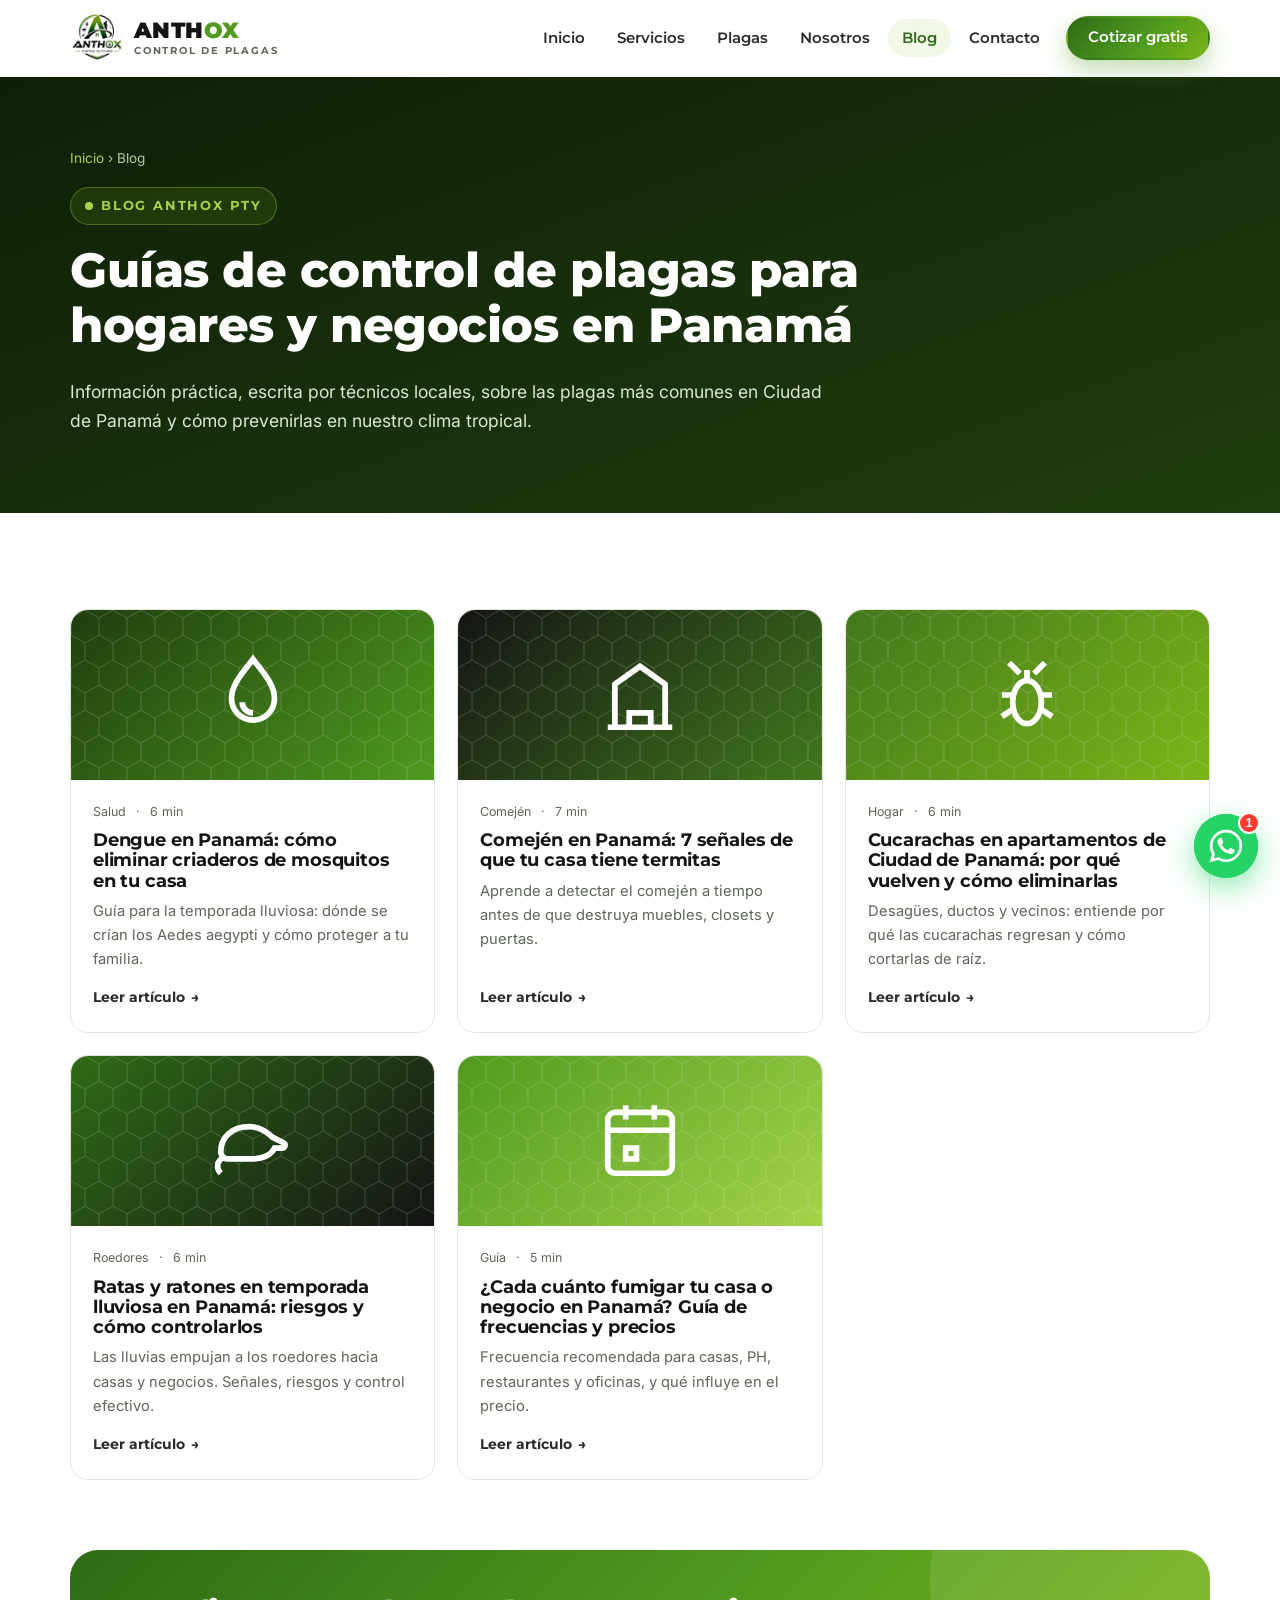
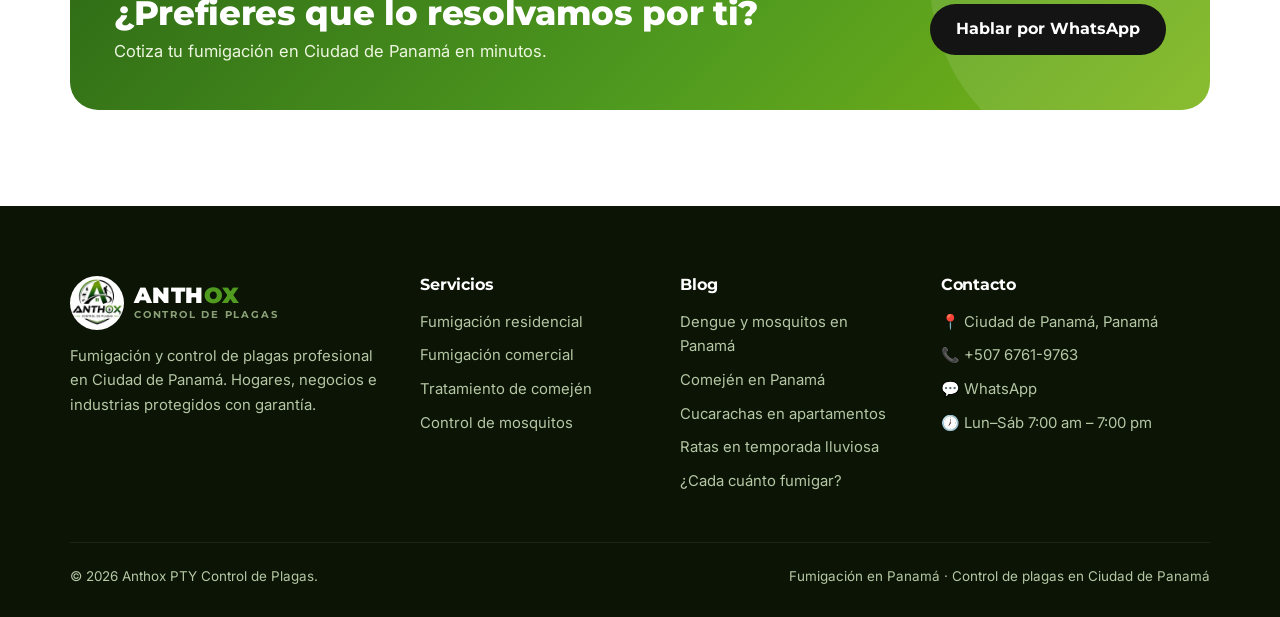
<file: blog/index.html>
<!DOCTYPE html>
<html lang="es-PA" data-root="../">
<head>
  <meta charset="UTF-8">
  <meta name="viewport" content="width=device-width, initial-scale=1">
  <title>Blog de Fumigación y Control de Plagas en Panamá | Anthox PTY</title>
  <meta name="description" content="Consejos y guías sobre cucarachas, comején, ratas, mosquitos y dengue en Panamá. Aprende a prevenir plagas en tu casa o negocio con expertos locales.">
  <link rel="canonical" href="https://www.anthoxpty.com/blog/">
  <meta name="robots" content="index, follow, max-image-preview:large">
  <meta name="geo.region" content="PA-8">
  <meta name="geo.placename" content="Ciudad de Panamá">
  <meta name="theme-color" content="#41781d">
  <meta property="og:type" content="website">
  <meta property="og:locale" content="es_PA">
  <meta property="og:site_name" content="Anthox PTY Control de Plagas">
  <meta property="og:title" content="Blog de Fumigación y Control de Plagas en Panamá | Anthox PTY">
  <meta property="og:description" content="Consejos y guías sobre cucarachas, comején, ratas, mosquitos y dengue en Panamá. Aprende a prevenir plagas en tu casa o negocio con expertos locales.">
  <meta property="og:url" content="https://www.anthoxpty.com/blog/">
  <meta property="og:image" content="https://www.anthoxpty.com/assets/img/anthox-logo.jpg">
  <meta name="twitter:card" content="summary_large_image">
  <link rel="icon" type="image/png" href="../favicon.png">
  <link rel="apple-touch-icon" href="../assets/img/apple-touch-icon.png">
  <link rel="preconnect" href="https://fonts.googleapis.com">
  <link rel="preconnect" href="https://fonts.gstatic.com" crossorigin>
  <link href="https://fonts.googleapis.com/css2?family=Inter:wght@400;500;600;700&family=Montserrat:wght@600;700;800;900&display=swap" rel="stylesheet">
  <link rel="stylesheet" href="../css/styles.css">
  <script type="application/ld+json">
{
  "@context": "https://schema.org",
  "@type": "Blog",
  "name": "Blog de control de plagas en Panamá – Anthox PTY",
  "url": "https://www.anthoxpty.com/blog/",
  "inLanguage": "es-PA",
  "publisher": {
    "@type": "Organization",
    "name": "Anthox PTY Control de Plagas",
    "logo": {
      "@type": "ImageObject",
      "url": "https://www.anthoxpty.com/assets/img/anthox-logo.jpg"
    }
  },
  "blogPost": [
    {
      "@type": "BlogPosting",
      "headline": "Dengue en Panamá: cómo eliminar criaderos de mosquitos en tu casa",
      "url": "https://www.anthoxpty.com/blog/dengue-mosquitos-aedes-panama.html",
      "datePublished": "2026-11-22"
    },
    {
      "@type": "BlogPosting",
      "headline": "Comején en Panamá: 7 señales de que tu casa tiene termitas",
      "url": "https://www.anthoxpty.com/blog/comejen-termitas-panama.html",
      "datePublished": "2026-11-22"
    },
    {
      "@type": "BlogPosting",
      "headline": "Cucarachas en apartamentos de Ciudad de Panamá: por qué vuelven y cómo eliminarlas",
      "url": "https://www.anthoxpty.com/blog/cucarachas-apartamentos-ciudad-de-panama.html",
      "datePublished": "2026-11-22"
    },
    {
      "@type": "BlogPosting",
      "headline": "Ratas y ratones en temporada lluviosa en Panamá: riesgos y cómo controlarlos",
      "url": "https://www.anthoxpty.com/blog/ratas-roedores-temporada-lluviosa-panama.html",
      "datePublished": "2026-11-22"
    },
    {
      "@type": "BlogPosting",
      "headline": "¿Cada cuánto fumigar tu casa o negocio en Panamá? Guía de frecuencias y precios",
      "url": "https://www.anthoxpty.com/blog/cada-cuanto-fumigar-casa-negocio-panama.html",
      "datePublished": "2026-11-22"
    }
  ]
}
  </script>
</head>
<body>
<div class="progress" aria-hidden="true"></div>
<a class="skip-link" href="#main">Saltar al contenido</a>
<header class="header">
  <div class="container">
    <a class="brand" href="../" aria-label="Anthox PTY – inicio">
      <img src="../assets/img/favicon-512.png" alt="Logo de Anthox PTY Control de Plagas" width="54" height="54">
      <span class="brand-text">ANTH<span>OX</span><small>CONTROL DE PLAGAS</small></span>
    </a>
    <nav class="nav" aria-label="Principal">
      <ul>
        <li><a href="../">Inicio</a></li>
        <li><a href="../#servicios">Servicios</a></li>
        <li><a href="../#plagas">Plagas</a></li>
        <li><a href="../#nosotros">Nosotros</a></li>
        <li><a class="active" href="./">Blog</a></li>
        <li><a href="../#contacto">Contacto</a></li>
        <li><a class="btn btn-primary" href="../#cotizar">Cotizar gratis</a></li>
      </ul>
    </nav>
    <button class="menu-toggle" type="button" aria-label="Abrir menú" aria-expanded="false"><span></span></button>
  </div>
</header>
<main id="main">

<section class="article-hero">
  <div class="container">
    <nav class="breadcrumb" aria-label="Ruta"><a href="../">Inicio</a> › Blog</nav>
    <span class="eyebrow"><span class="dot"></span> Blog Anthox PTY</span>
    <h1>Guías de control de plagas para hogares y negocios en Panamá</h1>
    <p style="max-width:760px;font-size:1.1rem">Información práctica, escrita por técnicos locales, sobre las plagas más comunes en Ciudad de Panamá y cómo prevenirlas en nuestro clima tropical.</p>
  </div>
</section>
<section class="section">
  <div class="container">
    <div class="blog-grid"><a class="post-card reveal" href="dengue-mosquitos-aedes-panama.html"><div class="post-thumb t1"><svg viewBox="0 0 24 24" fill="none" stroke="currentColor" stroke-width="1.6"><path d="M12 2c-3 4-6 7-6 11a6 6 0 0 0 12 0c0-4-3-7-6-11z"/><path d="M9 14a3 3 0 0 0 3 3"/></svg></div><div class="post-body"><div class="post-meta"><span>Salud</span><span>·</span><span>6 min</span></div><h3>Dengue en Panamá: cómo eliminar criaderos de mosquitos en tu casa</h3><p>Guía para la temporada lluviosa: dónde se crían los Aedes aegypti y cómo proteger a tu familia.</p><span class="link-arrow">Leer artículo</span></div></a><a class="post-card reveal d1" href="comejen-termitas-panama.html"><div class="post-thumb t2"><svg viewBox="0 0 24 24" fill="none" stroke="currentColor" stroke-width="1.6"><path d="M3 21h18M5 21V9l7-5 7 5v12"/><path d="M9 21v-4h6v4"/></svg></div><div class="post-body"><div class="post-meta"><span>Comején</span><span>·</span><span>7 min</span></div><h3>Comején en Panamá: 7 señales de que tu casa tiene termitas</h3><p>Aprende a detectar el comején a tiempo antes de que destruya muebles, closets y puertas.</p><span class="link-arrow">Leer artículo</span></div></a><a class="post-card reveal d2" href="cucarachas-apartamentos-ciudad-de-panama.html"><div class="post-thumb t3"><svg viewBox="0 0 24 24" fill="none" stroke="currentColor" stroke-width="1.6"><ellipse cx="12" cy="14" rx="4" ry="6"/><path d="M12 8V5M8 12H5M8 16l-3 2M16 12h3M16 16l3 2M10 6L7 3M14 6l3-3"/></svg></div><div class="post-body"><div class="post-meta"><span>Hogar</span><span>·</span><span>6 min</span></div><h3>Cucarachas en apartamentos de Ciudad de Panamá: por qué vuelven y cómo eliminarlas</h3><p>Desagües, ductos y vecinos: entiende por qué las cucarachas regresan y cómo cortarlas de raíz.</p><span class="link-arrow">Leer artículo</span></div></a><a class="post-card reveal" href="ratas-roedores-temporada-lluviosa-panama.html"><div class="post-thumb t4"><svg viewBox="0 0 24 24" fill="none" stroke="currentColor" stroke-width="1.6"><path d="M3 15c0-4 3-7 8-7 3 0 5 1.5 6.5 3l3 1.5c.8.4.4 1.5-.4 1.5H18c-1 2-3.5 3-7 3H5c-1.2 0-2-1-2-2z"/><path d="M4 16.5c-2 .8-2.5 3-1 4.5"/></svg></div><div class="post-body"><div class="post-meta"><span>Roedores</span><span>·</span><span>6 min</span></div><h3>Ratas y ratones en temporada lluviosa en Panamá: riesgos y cómo controlarlos</h3><p>Las lluvias empujan a los roedores hacia casas y negocios. Señales, riesgos y control efectivo.</p><span class="link-arrow">Leer artículo</span></div></a><a class="post-card reveal d1" href="cada-cuanto-fumigar-casa-negocio-panama.html"><div class="post-thumb t5"><svg viewBox="0 0 24 24" fill="none" stroke="currentColor" stroke-width="1.6"><rect x="3" y="4" width="18" height="17" rx="2"/><path d="M3 9h18M8 2v4M16 2v4M8 14h3v3H8z"/></svg></div><div class="post-body"><div class="post-meta"><span>Guía</span><span>·</span><span>5 min</span></div><h3>¿Cada cuánto fumigar tu casa o negocio en Panamá? Guía de frecuencias y precios</h3><p>Frecuencia recomendada para casas, PH, restaurantes y oficinas, y qué influye en el precio.</p><span class="link-arrow">Leer artículo</span></div></a></div>
    <div class="cta-band" style="margin-top:70px">
      <div><h2>¿Prefieres que lo resolvamos por ti?</h2><p>Cotiza tu fumigación en Ciudad de Panamá en minutos.</p></div>
      <a class="btn btn-dark" href="#" data-wa="Hola Anthox PTY, leí su blog y quiero cotizar una fumigación.">Hablar por WhatsApp</a>
    </div>
  </div>
</section>
</main>
<footer class="footer">
  <div class="container">
    <div class="footer-grid">
      <div>
        <a class="brand" href="../"><img src="../assets/img/favicon-512.png" alt="Anthox PTY" width="54" height="54" loading="lazy"><span class="brand-text">ANTH<span>OX</span><small>CONTROL DE PLAGAS</small></span></a>
        <p>Fumigación y control de plagas profesional en Ciudad de Panamá. Hogares, negocios e industrias protegidos con garantía.</p>
      </div>
      <div><h4>Servicios</h4><ul><li><a href="../#servicios">Fumigación residencial</a></li><li><a href="../#servicios">Fumigación comercial</a></li><li><a href="../#servicios">Tratamiento de comején</a></li><li><a href="../#servicios">Control de mosquitos</a></li></ul></div>
      <div><h4>Blog</h4><ul><li><a href="dengue-mosquitos-aedes-panama.html">Dengue y mosquitos en Panamá</a></li><li><a href="comejen-termitas-panama.html">Comején en Panamá</a></li><li><a href="cucarachas-apartamentos-ciudad-de-panama.html">Cucarachas en apartamentos</a></li><li><a href="ratas-roedores-temporada-lluviosa-panama.html">Ratas en temporada lluviosa</a></li><li><a href="cada-cuanto-fumigar-casa-negocio-panama.html">¿Cada cuánto fumigar?</a></li></ul></div>
      <div><h4>Contacto</h4><ul><li>📍 Ciudad de Panamá, Panamá</li><li>📞 <a href="tel:+50767619763">+507 6761-9763</a></li><li>💬 <a href="https://wa.me/50767619763" target="_blank" rel="noopener">WhatsApp</a></li><li>🕖 Lun–Sáb 7:00 am – 7:00 pm</li></ul></div>
    </div>
    <div class="footer-bottom"><span>© <span class="year">2026</span> Anthox PTY Control de Plagas.</span><span>Fumigación en Panamá · Control de plagas en Ciudad de Panamá</span></div>
  </div>
</footer>
<script src="../js/main.js" defer></script>
</body>
</html>
</file>
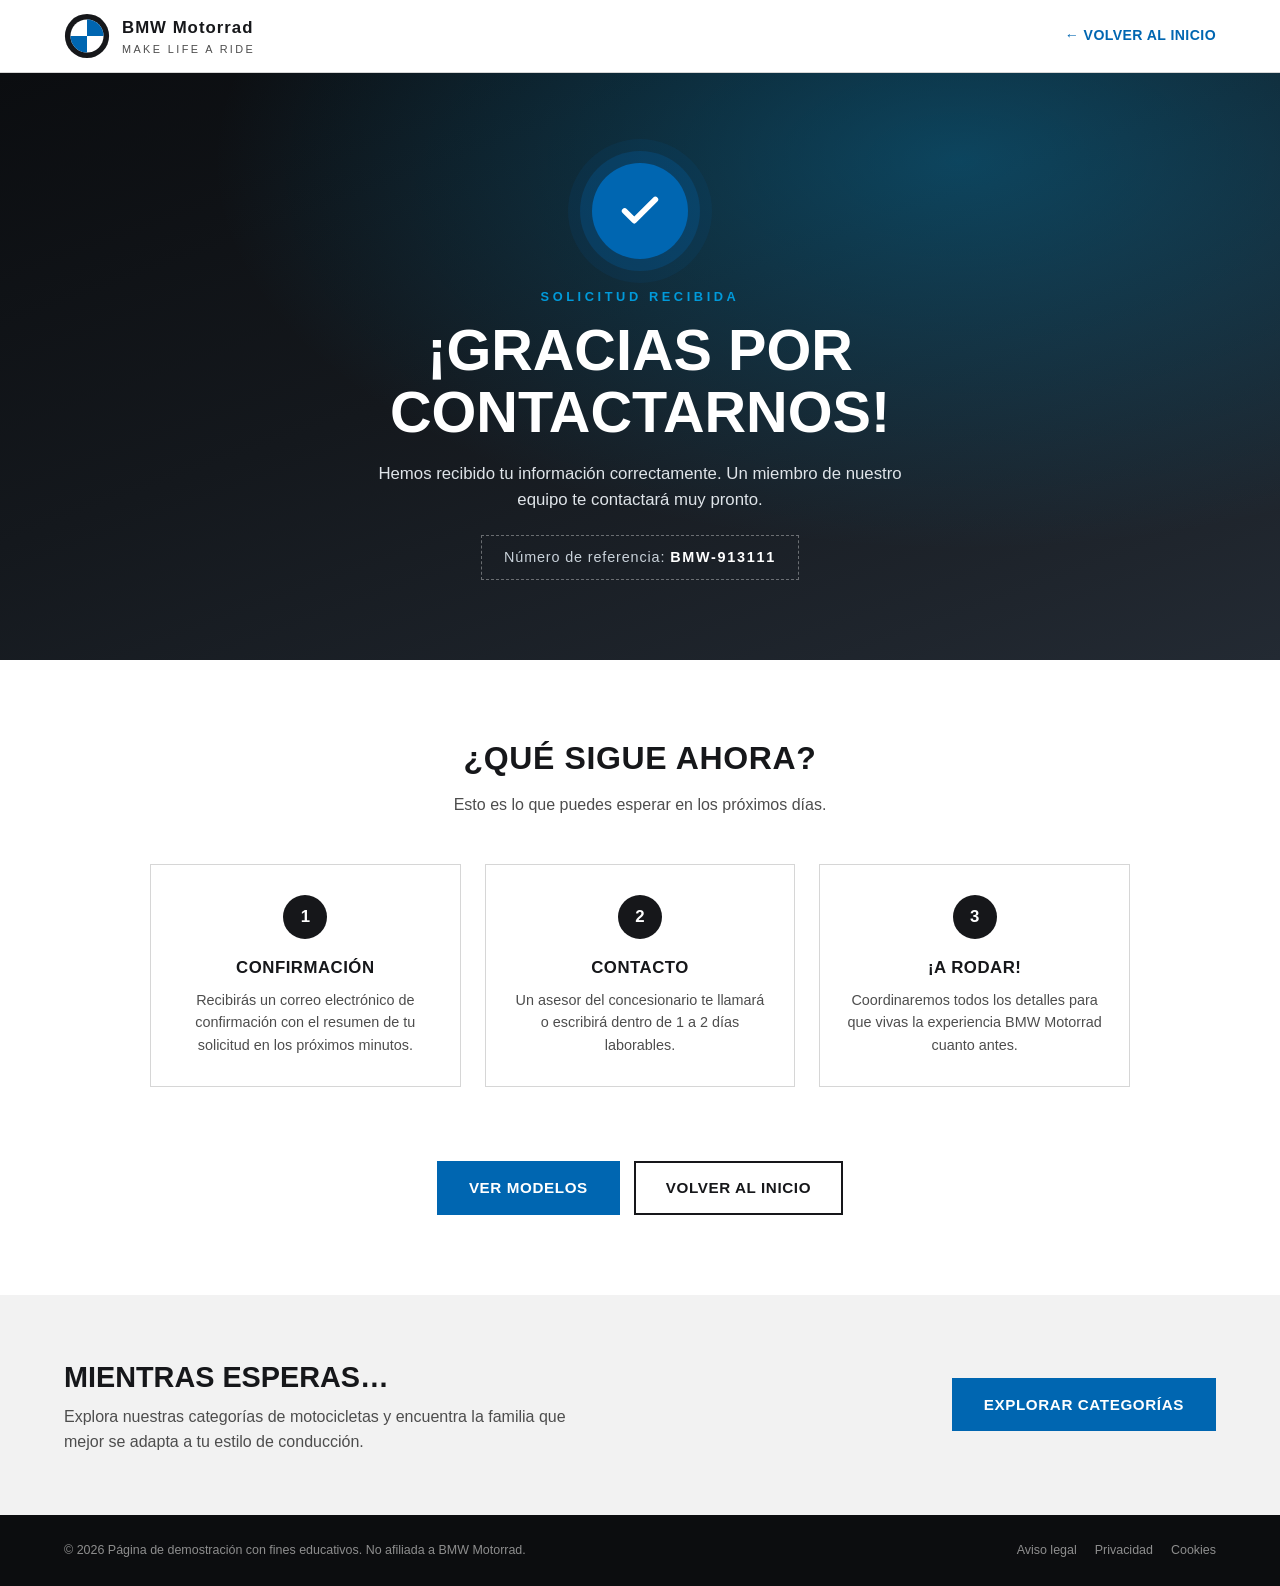
<file: gracias.html>
<!DOCTYPE html>
<html lang="es">
<head>
  <meta charset="UTF-8">
  <meta name="viewport" content="width=device-width, initial-scale=1.0">
  <title>¡Gracias! | BMW Motorrad</title>
  <meta name="description" content="Hemos recibido tu solicitud. Gracias por contactar a BMW Motorrad.">
  <style>
    /* ============ RESET & BASE ============ */
    *, *::before, *::after { margin: 0; padding: 0; box-sizing: border-box; }

    :root {
      --bmw-blue: #0066b1;
      --bmw-blue-dark: #00518c;
      --bmw-light-blue: #009ada;
      --ink: #16171a;
      --gray-900: #262626;
      --gray-700: #4d4d4d;
      --gray-500: #8e8e8e;
      --gray-300: #d6d6d6;
      --gray-100: #f2f2f2;
      --white: #ffffff;
      --max-w: 1200px;
    }

    body {
      font-family: "Helvetica Neue", Helvetica, Arial, sans-serif;
      color: var(--ink);
      background: var(--white);
      line-height: 1.55;
      min-height: 100vh;
      display: flex;
      flex-direction: column;
    }

    img, svg { max-width: 100%; display: block; }
    a { color: inherit; text-decoration: none; }
    ul { list-style: none; }

    .container { max-width: var(--max-w); margin: 0 auto; padding: 0 24px; width: 100%; }

    .btn {
      display: inline-block;
      padding: 13px 30px;
      font-size: .95rem;
      font-weight: 700;
      text-transform: uppercase;
      letter-spacing: .04em;
      border: 2px solid transparent;
      cursor: pointer;
      transition: background .2s, color .2s, border-color .2s;
    }
    .btn-primary { background: var(--bmw-blue); color: var(--white); }
    .btn-primary:hover { background: var(--bmw-blue-dark); }
    .btn-ghost { background: transparent; color: var(--ink); border-color: var(--ink); }
    .btn-ghost:hover { background: var(--ink); color: var(--white); }

    /* ============ HEADER ============ */
    header.site-header {
      background: var(--white);
      border-bottom: 1px solid var(--gray-300);
    }
    .nav-inner {
      max-width: var(--max-w); margin: 0 auto; padding: 0 24px;
      display: flex; align-items: center; justify-content: space-between;
      height: 72px;
    }
    .brand { display: flex; align-items: center; gap: 12px; }
    .brand-name { font-weight: 700; font-size: 1.05rem; letter-spacing: .06em; }
    .brand-name span { display: block; font-size: .68rem; font-weight: 400; color: var(--gray-700); letter-spacing: .22em; text-transform: uppercase; }
    .back-link {
      font-size: .88rem; font-weight: 600; text-transform: uppercase; letter-spacing: .03em;
      color: var(--bmw-blue);
    }
    .back-link:hover { text-decoration: underline; }

    /* ============ HERO GRACIAS ============ */
    main { flex: 1; }
    .thanks-hero {
      position: relative;
      color: var(--white);
      background:
        radial-gradient(ellipse at 75% 15%, rgba(0,154,218,.35), transparent 55%),
        linear-gradient(160deg, #0b0d10 0%, #14181d 45%, #232a33 100%);
      padding: 90px 0 80px;
      text-align: center;
      overflow: hidden;
    }
    .check-badge {
      width: 96px; height: 96px; margin: 0 auto 28px;
      border-radius: 50%;
      background: var(--bmw-blue);
      display: flex; align-items: center; justify-content: center;
      box-shadow: 0 0 0 12px rgba(0,102,177,.25), 0 0 0 24px rgba(0,102,177,.10);
      animation: pop .5s ease-out both;
    }
    @keyframes pop {
      0% { transform: scale(.5); opacity: 0; }
      70% { transform: scale(1.08); }
      100% { transform: scale(1); opacity: 1; }
    }
    .check-badge svg { width: 46px; height: 46px; }
    .thanks-hero .kicker {
      color: var(--bmw-light-blue); font-weight: 700; letter-spacing: .28em;
      text-transform: uppercase; font-size: .8rem; margin-bottom: 12px;
    }
    .thanks-hero h1 {
      font-size: clamp(2.2rem, 5.5vw, 3.6rem);
      text-transform: uppercase; line-height: 1.08;
      max-width: 760px; margin: 0 auto;
    }
    .thanks-hero p.lead {
      margin: 18px auto 0; max-width: 560px; color: #dfe4e9; font-size: 1.05rem;
    }
    .ref-number {
      display: inline-block; margin-top: 22px;
      padding: 10px 22px; border: 1px dashed rgba(255,255,255,.35);
      font-size: .9rem; color: #c9d2da; letter-spacing: .06em;
    }
    .ref-number strong { color: var(--white); letter-spacing: .12em; }

    /* ============ NEXT STEPS ============ */
    .next-steps { padding: 74px 0; }
    .section-title {
      font-size: clamp(1.4rem, 3vw, 2rem);
      font-weight: 700; text-transform: uppercase; letter-spacing: .02em;
      text-align: center; margin-bottom: 10px;
    }
    .section-sub { color: var(--gray-700); text-align: center; max-width: 560px; margin: 0 auto 46px; }
    .steps-grid {
      display: grid; grid-template-columns: repeat(3, 1fr); gap: 24px;
      max-width: 980px; margin: 0 auto;
    }
    .step {
      border: 1px solid var(--gray-300); padding: 30px 26px; text-align: center;
      position: relative;
    }
    .step-num {
      width: 44px; height: 44px; margin: 0 auto 16px;
      border-radius: 50%; background: var(--ink); color: var(--white);
      display: flex; align-items: center; justify-content: center;
      font-weight: 700; font-size: 1.05rem;
    }
    .step h3 { font-size: 1.05rem; text-transform: uppercase; letter-spacing: .03em; margin-bottom: 8px; }
    .step p { font-size: .9rem; color: var(--gray-700); }

    /* ============ CTA ROW ============ */
    .cta-row {
      display: flex; gap: 14px; justify-content: center; flex-wrap: wrap;
      padding: 0 0 80px;
    }

    /* ============ EXPLORE BANNER ============ */
    .explore {
      background: var(--gray-100);
      padding: 60px 0;
    }
    .explore-inner {
      display: flex; align-items: center; justify-content: space-between;
      gap: 30px; flex-wrap: wrap;
    }
    .explore h2 { font-size: clamp(1.3rem, 2.8vw, 1.8rem); text-transform: uppercase; }
    .explore p { color: var(--gray-700); margin-top: 6px; max-width: 520px; }

    /* ============ FOOTER ============ */
    footer.site-footer { background: #0c0d0f; color: var(--gray-300); font-size: .88rem; }
    .footer-bottom {
      padding: 26px 0;
      display: flex; justify-content: space-between; gap: 16px; flex-wrap: wrap;
      font-size: .78rem; color: var(--gray-500);
    }
    .footer-bottom nav { display: flex; gap: 18px; flex-wrap: wrap; }
    .footer-bottom a:hover { color: var(--white); text-decoration: underline; }

    /* ============ RESPONSIVE ============ */
    @media (max-width: 820px) {
      .steps-grid { grid-template-columns: 1fr; max-width: 480px; }
      .explore-inner { justify-content: center; text-align: center; }
    }
  </style>
</head>
<body>

  <!-- ============ HEADER ============ -->
  <header class="site-header">
    <div class="nav-inner">
      <a class="brand" href="index.html" aria-label="BMW Motorrad - Inicio">
        <svg width="46" height="46" viewBox="0 0 100 100" role="img" aria-label="Logo">
          <circle cx="50" cy="50" r="48" fill="#16171a"/>
          <circle cx="50" cy="50" r="36" fill="#ffffff"/>
          <path d="M50 14 A36 36 0 0 1 86 50 L50 50 Z" fill="#0066b1"/>
          <path d="M50 86 A36 36 0 0 1 14 50 L50 50 Z" fill="#0066b1"/>
        </svg>
        <span class="brand-name">BMW Motorrad<span>Make Life a Ride</span></span>
      </a>
      <a class="back-link" href="index.html">← Volver al inicio</a>
    </div>
  </header>

  <main>
    <!-- ============ HERO GRACIAS ============ -->
    <section class="thanks-hero">
      <div class="container">
        <div class="check-badge" aria-hidden="true">
          <svg viewBox="0 0 24 24" fill="none" stroke="#ffffff" stroke-width="3" stroke-linecap="round" stroke-linejoin="round">
            <polyline points="20 6 9 17 4 12"></polyline>
          </svg>
        </div>
        <p class="kicker" id="thanksKicker">Solicitud recibida</p>
        <h1 id="thanksTitle">¡Gracias por contactarnos!</h1>
        <p class="lead" id="thanksLead">Hemos recibido tu información correctamente. Un miembro de nuestro equipo te contactará muy pronto.</p>
        <div class="ref-number">Número de referencia: <strong id="refNumber">BMW-000000</strong></div>
      </div>
    </section>

    <!-- ============ PRÓXIMOS PASOS ============ -->
    <section class="next-steps">
      <div class="container">
        <h2 class="section-title">¿Qué sigue ahora?</h2>
        <p class="section-sub">Esto es lo que puedes esperar en los próximos días.</p>
        <div class="steps-grid">
          <div class="step">
            <div class="step-num">1</div>
            <h3>Confirmación</h3>
            <p>Recibirás un correo electrónico de confirmación con el resumen de tu solicitud en los próximos minutos.</p>
          </div>
          <div class="step">
            <div class="step-num">2</div>
            <h3>Contacto</h3>
            <p>Un asesor del concesionario te llamará o escribirá dentro de 1 a 2 días laborables.</p>
          </div>
          <div class="step">
            <div class="step-num">3</div>
            <h3>¡A rodar!</h3>
            <p>Coordinaremos todos los detalles para que vivas la experiencia BMW Motorrad cuanto antes.</p>
          </div>
        </div>
      </div>
    </section>

    <!-- ============ CTA ============ -->
    <div class="cta-row">
      <a href="index.html#modelos" class="btn btn-primary">Ver modelos</a>
      <a href="index.html" class="btn btn-ghost">Volver al inicio</a>
    </div>

    <!-- ============ EXPLORE ============ -->
    <section class="explore">
      <div class="container explore-inner">
        <div>
          <h2>Mientras esperas…</h2>
          <p>Explora nuestras categorías de motocicletas y encuentra la familia que mejor se adapta a tu estilo de conducción.</p>
        </div>
        <a href="index.html#categorias" class="btn btn-primary">Explorar categorías</a>
      </div>
    </section>
  </main>

  <!-- ============ FOOTER ============ -->
  <footer class="site-footer">
    <div class="container">
      <div class="footer-bottom">
        <p>© 2026 Página de demostración con fines educativos. No afiliada a BMW Motorrad.</p>
        <nav>
          <a href="#">Aviso legal</a>
          <a href="#">Privacidad</a>
          <a href="#">Cookies</a>
        </nav>
      </div>
    </div>
  </footer>

  <script>
    // Personaliza el mensaje según el formulario de origen (?form=testride|contacto|newsletter)
    const params = new URLSearchParams(window.location.search);
    const origen = params.get('form');

    const mensajes = {
      testride: {
        kicker: 'Prueba de manejo',
        title: '¡Tu prueba de manejo está en camino!',
        lead: 'Hemos recibido tu solicitud. Un asesor del concesionario te contactará para confirmar la fecha y hora de tu prueba de manejo.'
      },
      contacto: {
        kicker: 'Mensaje recibido',
        title: '¡Gracias por escribirnos!',
        lead: 'Hemos recibido tu mensaje correctamente. Nuestro equipo te responderá a la brevedad posible.'
      },
      newsletter: {
        kicker: 'Suscripción confirmada',
        title: '¡Bienvenido a la comunidad!',
        lead: 'Ya estás suscrito al newsletter de BMW Motorrad. Pronto recibirás novedades, eventos y ofertas exclusivas en tu correo.'
      }
    };

    if (origen && mensajes[origen]) {
      document.getElementById('thanksKicker').textContent = mensajes[origen].kicker;
      document.getElementById('thanksTitle').textContent = mensajes[origen].title;
      document.getElementById('thanksLead').textContent = mensajes[origen].lead;
    }

    // Genera un número de referencia de ejemplo
    const ref = 'BMW-' + String(Math.floor(100000 + Math.random() * 900000));
    document.getElementById('refNumber').textContent = ref;
  </script>
</body>
</html>
</file>
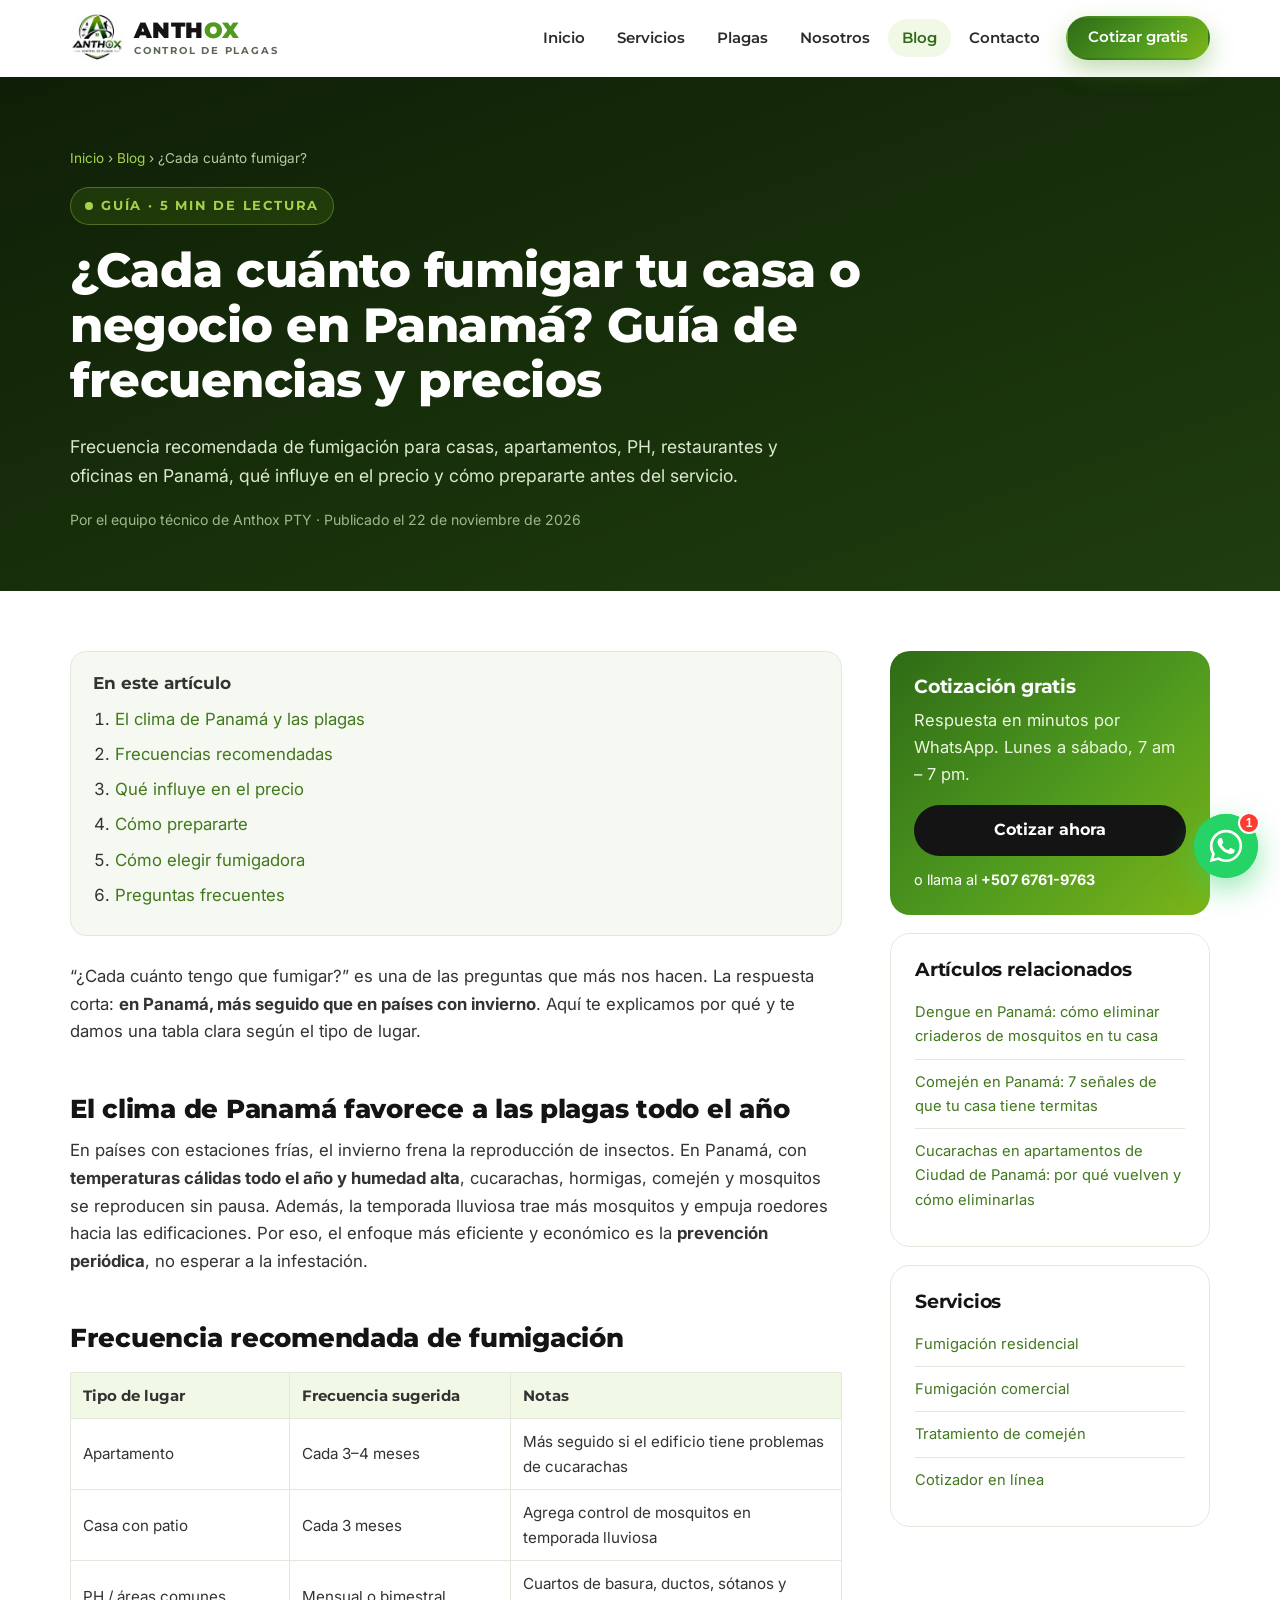
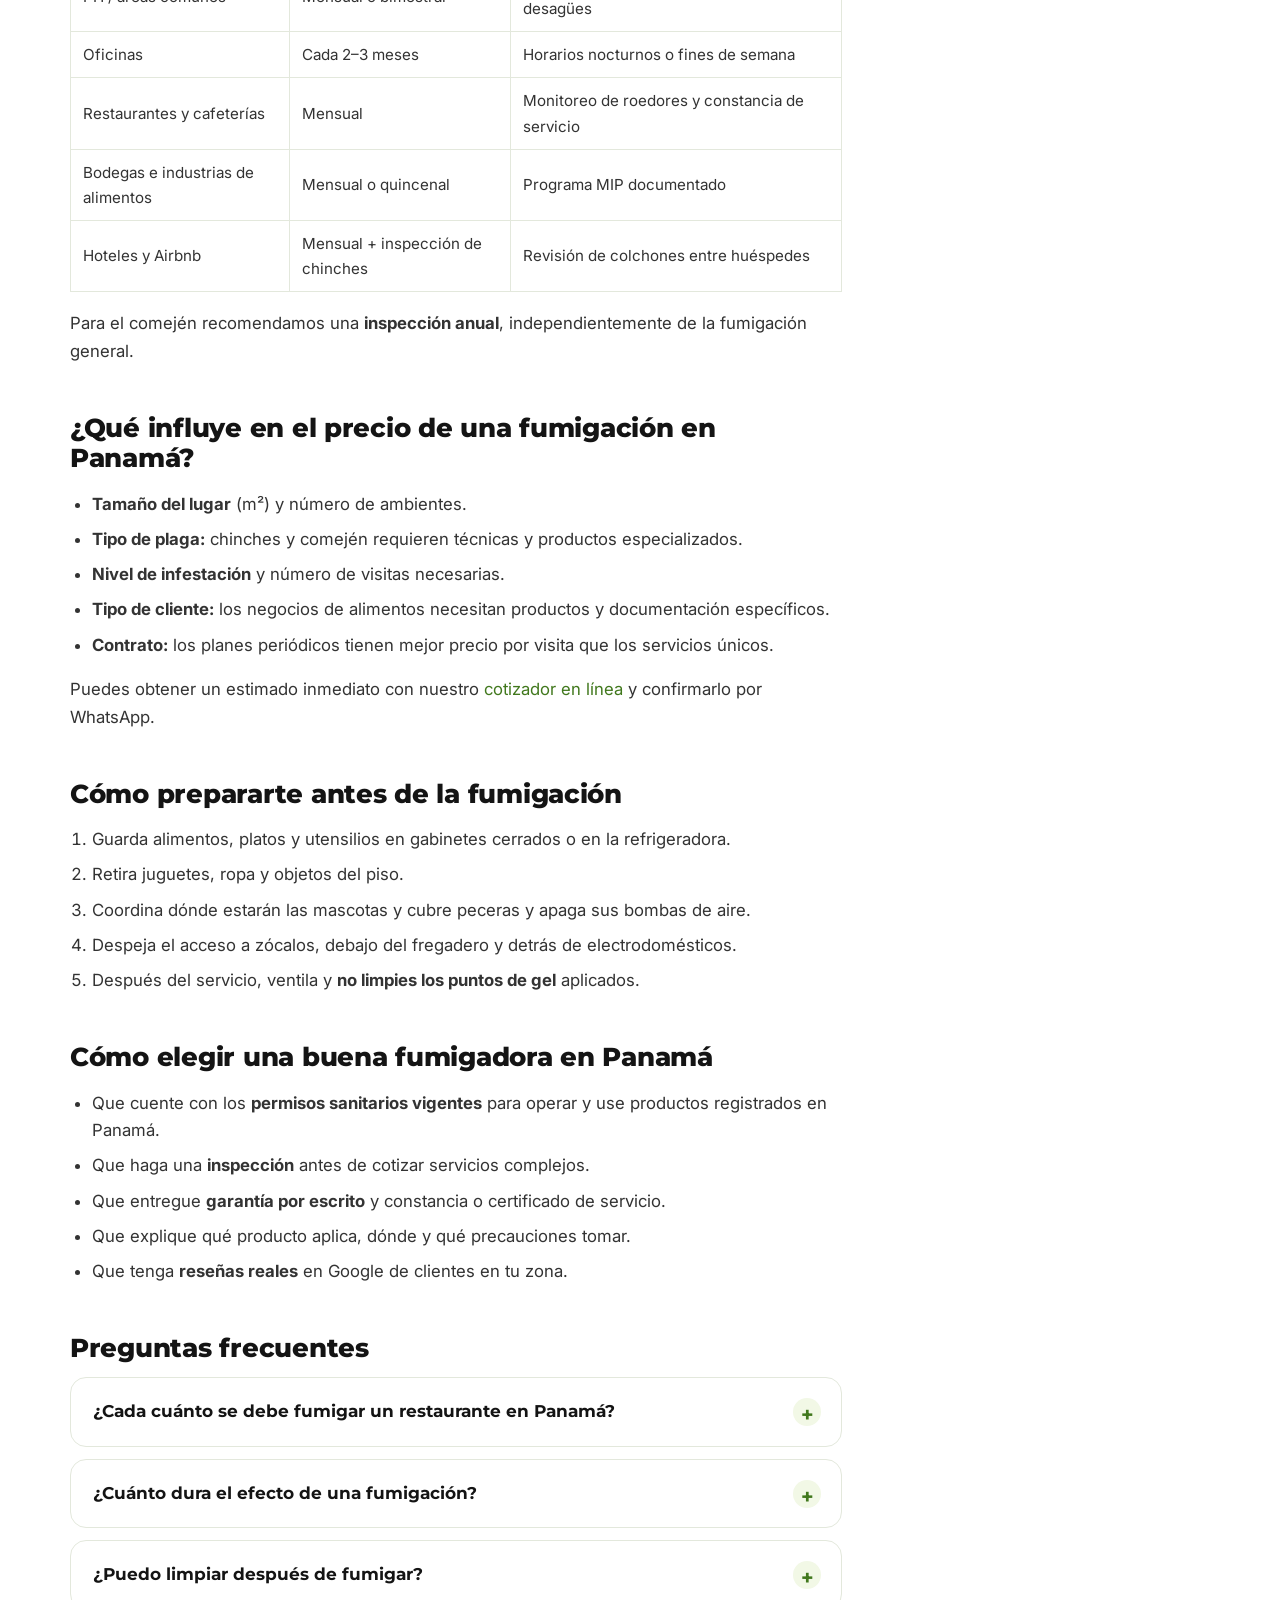
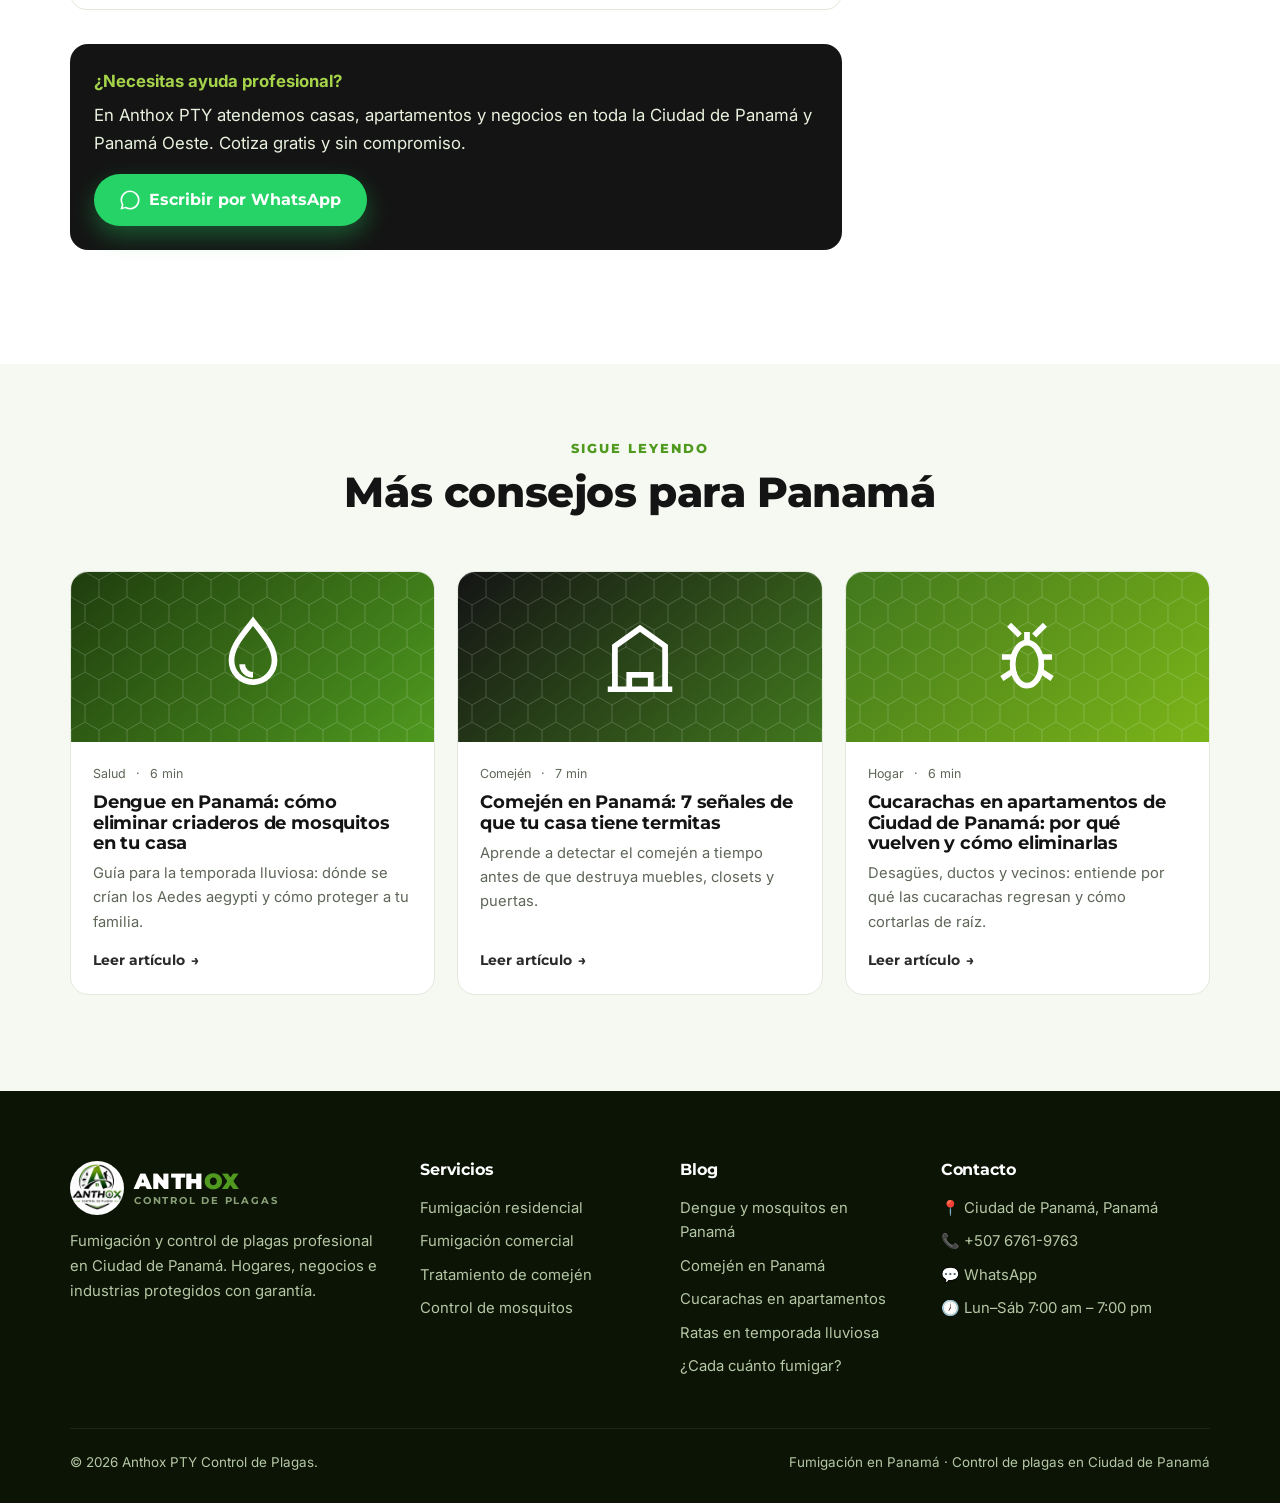
<file: blog/cada-cuanto-fumigar-casa-negocio-panama.html>
<!DOCTYPE html>
<html lang="es-PA" data-root="../">
<head>
  <meta charset="UTF-8">
  <meta name="viewport" content="width=device-width, initial-scale=1">
  <title>¿Cada Cuánto Fumigar tu Casa o Negocio en Panamá? Guía 2026 | Anthox PTY</title>
  <meta name="description" content="Frecuencia recomendada de fumigación para casas, apartamentos, PH, restaurantes y oficinas en Panamá, qué influye en el precio y cómo prepararte antes del servicio.">
  <link rel="canonical" href="https://www.anthoxpty.com/blog/cada-cuanto-fumigar-casa-negocio-panama.html">
  <meta name="robots" content="index, follow, max-image-preview:large">
  <meta name="geo.region" content="PA-8">
  <meta name="geo.placename" content="Ciudad de Panamá">
  <meta name="theme-color" content="#41781d">
  <meta property="og:type" content="article">
  <meta property="og:locale" content="es_PA">
  <meta property="og:site_name" content="Anthox PTY Control de Plagas">
  <meta property="og:title" content="¿Cada Cuánto Fumigar tu Casa o Negocio en Panamá? Guía 2026 | Anthox PTY">
  <meta property="og:description" content="Frecuencia recomendada de fumigación para casas, apartamentos, PH, restaurantes y oficinas en Panamá, qué influye en el precio y cómo prepararte antes del servicio.">
  <meta property="og:url" content="https://www.anthoxpty.com/blog/cada-cuanto-fumigar-casa-negocio-panama.html">
  <meta property="og:image" content="https://www.anthoxpty.com/assets/img/anthox-logo.jpg">
  <meta name="twitter:card" content="summary_large_image">
  <link rel="icon" type="image/png" href="../favicon.png">
  <link rel="apple-touch-icon" href="../assets/img/apple-touch-icon.png">
  <link rel="preconnect" href="https://fonts.googleapis.com">
  <link rel="preconnect" href="https://fonts.gstatic.com" crossorigin>
  <link href="https://fonts.googleapis.com/css2?family=Inter:wght@400;500;600;700&family=Montserrat:wght@600;700;800;900&display=swap" rel="stylesheet">
  <link rel="stylesheet" href="../css/styles.css">
  <script type="application/ld+json">
{
  "@context": "https://schema.org",
  "@type": "BlogPosting",
  "headline": "¿Cada cuánto fumigar tu casa o negocio en Panamá? Guía de frecuencias y precios",
  "description": "Frecuencia recomendada de fumigación para casas, apartamentos, PH, restaurantes y oficinas en Panamá, qué influye en el precio y cómo prepararte antes del servicio.",
  "datePublished": "2026-11-22",
  "dateModified": "2026-11-22",
  "inLanguage": "es-PA",
  "mainEntityOfPage": "https://www.anthoxpty.com/blog/cada-cuanto-fumigar-casa-negocio-panama.html",
  "image": "https://www.anthoxpty.com/assets/img/anthox-logo.jpg",
  "author": {
    "@type": "Organization",
    "name": "Equipo técnico Anthox PTY",
    "url": "https://www.anthoxpty.com/"
  },
  "publisher": {
    "@type": "Organization",
    "name": "Anthox PTY Control de Plagas",
    "logo": {
      "@type": "ImageObject",
      "url": "https://www.anthoxpty.com/assets/img/anthox-logo.jpg"
    }
  },
  "about": [
    "cada cuánto fumigar",
    "precio fumigación Panamá",
    "fumigación de restaurantes Panamá",
    "certificado de fumigación MINSA",
    "fumigadora Ciudad de Panamá"
  ],
  "keywords": "cada cuánto fumigar, precio fumigación Panamá, fumigación de restaurantes Panamá, certificado de fumigación MINSA, fumigadora Ciudad de Panamá",
  "spatialCoverage": {
    "@type": "Place",
    "name": "Ciudad de Panamá, Panamá"
  }
}
  </script>
  <script type="application/ld+json">
{
  "@context": "https://schema.org",
  "@type": "BreadcrumbList",
  "itemListElement": [
    {
      "@type": "ListItem",
      "position": 1,
      "name": "Inicio",
      "item": "https://www.anthoxpty.com/"
    },
    {
      "@type": "ListItem",
      "position": 2,
      "name": "Blog",
      "item": "https://www.anthoxpty.com/blog/"
    },
    {
      "@type": "ListItem",
      "position": 3,
      "name": "¿Cada cuánto fumigar?",
      "item": "https://www.anthoxpty.com/blog/cada-cuanto-fumigar-casa-negocio-panama.html"
    }
  ]
}
  </script>
  <script type="application/ld+json">
{
  "@context": "https://schema.org",
  "@type": "FAQPage",
  "mainEntity": [
    {
      "@type": "Question",
      "name": "¿Cada cuánto se debe fumigar un restaurante en Panamá?",
      "acceptedAnswer": {
        "@type": "Answer",
        "text": "Recomendamos un servicio mensual con monitoreo de roedores y constancia escrita de cada visita, lo que además facilita las inspecciones sanitarias."
      }
    },
    {
      "@type": "Question",
      "name": "¿Cuánto dura el efecto de una fumigación?",
      "acceptedAnswer": {
        "@type": "Answer",
        "text": "Un tratamiento residual bien aplicado suele proteger entre 2 y 3 meses en interiores, dependiendo de la limpieza, la humedad y la presión de plagas del entorno."
      }
    },
    {
      "@type": "Question",
      "name": "¿Puedo limpiar después de fumigar?",
      "acceptedAnswer": {
        "@type": "Answer",
        "text": "Puedes limpiar mesones y superficies de contacto con alimentos, pero evita trapear zócalos y quitar los puntos de gel durante al menos una o dos semanas."
      }
    }
  ]
}
  </script>
</head>
<body>
<div class="progress" aria-hidden="true"></div>
<a class="skip-link" href="#main">Saltar al contenido</a>
<header class="header">
  <div class="container">
    <a class="brand" href="../" aria-label="Anthox PTY – inicio">
      <img src="../assets/img/favicon-512.png" alt="Logo de Anthox PTY Control de Plagas" width="54" height="54">
      <span class="brand-text">ANTH<span>OX</span><small>CONTROL DE PLAGAS</small></span>
    </a>
    <nav class="nav" aria-label="Principal">
      <ul>
        <li><a href="../">Inicio</a></li>
        <li><a href="../#servicios">Servicios</a></li>
        <li><a href="../#plagas">Plagas</a></li>
        <li><a href="../#nosotros">Nosotros</a></li>
        <li><a class="active" href="./">Blog</a></li>
        <li><a href="../#contacto">Contacto</a></li>
        <li><a class="btn btn-primary" href="../#cotizar">Cotizar gratis</a></li>
      </ul>
    </nav>
    <button class="menu-toggle" type="button" aria-label="Abrir menú" aria-expanded="false"><span></span></button>
  </div>
</header>
<main id="main">

<section class="article-hero">
  <div class="container">
    <nav class="breadcrumb" aria-label="Ruta"><a href="../">Inicio</a> › <a href="./">Blog</a> › ¿Cada cuánto fumigar?</nav>
    <span class="eyebrow"><span class="dot"></span> Guía · 5 min de lectura</span>
    <h1>¿Cada cuánto fumigar tu casa o negocio en Panamá? Guía de frecuencias y precios</h1>
    <p style="max-width:760px;font-size:1.1rem">Frecuencia recomendada de fumigación para casas, apartamentos, PH, restaurantes y oficinas en Panamá, qué influye en el precio y cómo prepararte antes del servicio.</p>
    <p style="font-size:.88rem;color:#9fb88a;margin:0">Por el equipo técnico de Anthox PTY · Publicado el <time datetime="2026-11-22">22 de noviembre de 2026</time></p>
  </div>
</section>
<div class="container article-layout">
  <article class="prose">
    <nav class="toc" aria-label="Contenido"><strong>En este artículo</strong><ol><li><a href="#clima">El clima de Panamá y las plagas</a></li><li><a href="#frecuencias">Frecuencias recomendadas</a></li><li><a href="#precio">Qué influye en el precio</a></li><li><a href="#preparacion">Cómo prepararte</a></li><li><a href="#elegir">Cómo elegir fumigadora</a></li><li><a href="#preguntas">Preguntas frecuentes</a></li></ol></nav>
    
<p>“¿Cada cuánto tengo que fumigar?” es una de las preguntas que más nos hacen. La respuesta corta: <strong>en Panamá, más seguido que en países con invierno</strong>. Aquí te explicamos por qué y te damos una tabla clara según el tipo de lugar.</p>

<h2 id="clima">El clima de Panamá favorece a las plagas todo el año</h2>
<p>En países con estaciones frías, el invierno frena la reproducción de insectos. En Panamá, con <strong>temperaturas cálidas todo el año y humedad alta</strong>, cucarachas, hormigas, comején y mosquitos se reproducen sin pausa. Además, la temporada lluviosa trae más mosquitos y empuja roedores hacia las edificaciones. Por eso, el enfoque más eficiente y económico es la <strong>prevención periódica</strong>, no esperar a la infestación.</p>

<h2 id="frecuencias">Frecuencia recomendada de fumigación</h2>
<table>
  <thead><tr><th>Tipo de lugar</th><th>Frecuencia sugerida</th><th>Notas</th></tr></thead>
  <tbody>
    <tr><td>Apartamento</td><td>Cada 3–4 meses</td><td>Más seguido si el edificio tiene problemas de cucarachas</td></tr>
    <tr><td>Casa con patio</td><td>Cada 3 meses</td><td>Agrega control de mosquitos en temporada lluviosa</td></tr>
    <tr><td>PH / áreas comunes</td><td>Mensual o bimestral</td><td>Cuartos de basura, ductos, sótanos y desagües</td></tr>
    <tr><td>Oficinas</td><td>Cada 2–3 meses</td><td>Horarios nocturnos o fines de semana</td></tr>
    <tr><td>Restaurantes y cafeterías</td><td>Mensual</td><td>Monitoreo de roedores y constancia de servicio</td></tr>
    <tr><td>Bodegas e industrias de alimentos</td><td>Mensual o quincenal</td><td>Programa MIP documentado</td></tr>
    <tr><td>Hoteles y Airbnb</td><td>Mensual + inspección de chinches</td><td>Revisión de colchones entre huéspedes</td></tr>
  </tbody>
</table>
<p>Para el comején recomendamos una <strong>inspección anual</strong>, independientemente de la fumigación general.</p>

<h2 id="precio">¿Qué influye en el precio de una fumigación en Panamá?</h2>
<ul>
  <li><strong>Tamaño del lugar</strong> (m²) y número de ambientes.</li>
  <li><strong>Tipo de plaga:</strong> chinches y comején requieren técnicas y productos especializados.</li>
  <li><strong>Nivel de infestación</strong> y número de visitas necesarias.</li>
  <li><strong>Tipo de cliente:</strong> los negocios de alimentos necesitan productos y documentación específicos.</li>
  <li><strong>Contrato:</strong> los planes periódicos tienen mejor precio por visita que los servicios únicos.</li>
</ul>
<p>Puedes obtener un estimado inmediato con nuestro <a href="../#estimator">cotizador en línea</a> y confirmarlo por WhatsApp.</p>

<h2 id="preparacion">Cómo prepararte antes de la fumigación</h2>
<ol>
  <li>Guarda alimentos, platos y utensilios en gabinetes cerrados o en la refrigeradora.</li>
  <li>Retira juguetes, ropa y objetos del piso.</li>
  <li>Coordina dónde estarán las mascotas y cubre peceras y apaga sus bombas de aire.</li>
  <li>Despeja el acceso a zócalos, debajo del fregadero y detrás de electrodomésticos.</li>
  <li>Después del servicio, ventila y <strong>no limpies los puntos de gel</strong> aplicados.</li>
</ol>

<h2 id="elegir">Cómo elegir una buena fumigadora en Panamá</h2>
<ul>
  <li>Que cuente con los <strong>permisos sanitarios vigentes</strong> para operar y use productos registrados en Panamá.</li>
  <li>Que haga una <strong>inspección</strong> antes de cotizar servicios complejos.</li>
  <li>Que entregue <strong>garantía por escrito</strong> y constancia o certificado de servicio.</li>
  <li>Que explique qué producto aplica, dónde y qué precauciones tomar.</li>
  <li>Que tenga <strong>reseñas reales</strong> en Google de clientes en tu zona.</li>
</ul>

    <h2 id="preguntas">Preguntas frecuentes</h2><div class="faq" style="margin:0"><details><summary>¿Cada cuánto se debe fumigar un restaurante en Panamá?</summary><div>Recomendamos un servicio mensual con monitoreo de roedores y constancia escrita de cada visita, lo que además facilita las inspecciones sanitarias.</div></details><details><summary>¿Cuánto dura el efecto de una fumigación?</summary><div>Un tratamiento residual bien aplicado suele proteger entre 2 y 3 meses en interiores, dependiendo de la limpieza, la humedad y la presión de plagas del entorno.</div></details><details><summary>¿Puedo limpiar después de fumigar?</summary><div>Puedes limpiar mesones y superficies de contacto con alimentos, pero evita trapear zócalos y quitar los puntos de gel durante al menos una o dos semanas.</div></details></div>
    <div class="callout"><strong>¿Necesitas ayuda profesional?</strong><p style="margin:.4em 0 1em">En Anthox PTY atendemos casas, apartamentos y negocios en toda la Ciudad de Panamá y Panamá Oeste. Cotiza gratis y sin compromiso.</p>
      <a class="btn btn-wa" href="#" data-wa="Hola Anthox PTY, quiero un plan de fumigación periódica. ¿Me pueden cotizar?"><svg viewBox="0 0 24 24" fill="currentColor" aria-hidden="true"><path d="M12.05 21.5a9.5 9.5 0 0 1-4.84-1.33l-.35-.2-3.6.94.96-3.5-.23-.36A9.48 9.48 0 0 1 2.5 12 9.52 9.52 0 0 1 12.05 2.5 9.45 9.45 0 0 1 21.5 12a9.5 9.5 0 0 1-9.45 9.5zm8.08-17.6A11.4 11.4 0 0 0 12.05.5 11.46 11.46 0 0 0 2.13 17.67L.5 23.5l5.97-1.57A11.44 11.44 0 0 0 23.5 12c0-3.06-1.19-5.94-3.37-8.1z"/></svg> Escribir por WhatsApp</a></div>
  </article>
  <aside class="sidebar">
    <div class="side-card dark"><h3>Cotización gratis</h3><p style="color:#eef7e1">Respuesta en minutos por WhatsApp. Lunes a sábado, 7 am – 7 pm.</p>
      <a class="btn btn-dark" href="#" data-wa="Hola Anthox PTY, quiero un plan de fumigación periódica. ¿Me pueden cotizar?" style="width:100%">Cotizar ahora</a>
      <p style="margin:12px 0 0;font-size:.9rem">o llama al <a href="tel:+50767619763" style="color:#fff;font-weight:700">+507 6761-9763</a></p></div>
    <div class="side-card"><h3>Artículos relacionados</h3><ul><li><a href="dengue-mosquitos-aedes-panama.html">Dengue en Panamá: cómo eliminar criaderos de mosquitos en tu casa</a></li><li><a href="comejen-termitas-panama.html">Comején en Panamá: 7 señales de que tu casa tiene termitas</a></li><li><a href="cucarachas-apartamentos-ciudad-de-panama.html">Cucarachas en apartamentos de Ciudad de Panamá: por qué vuelven y cómo eliminarlas</a></li></ul></div>
    <div class="side-card"><h3>Servicios</h3><ul><li><a href="../#servicios">Fumigación residencial</a></li><li><a href="../#servicios">Fumigación comercial</a></li><li><a href="../#servicios">Tratamiento de comején</a></li><li><a href="../#estimator">Cotizador en línea</a></li></ul></div>
  </aside>
</div>
<section class="section section-soft" style="padding-top:70px">
  <div class="container">
    <div class="section-head"><span class="kicker">Sigue leyendo</span><h2>Más consejos para Panamá</h2></div>
    <div class="blog-grid"><a class="post-card reveal" href="dengue-mosquitos-aedes-panama.html"><div class="post-thumb t1"><svg viewBox="0 0 24 24" fill="none" stroke="currentColor" stroke-width="1.6"><path d="M12 2c-3 4-6 7-6 11a6 6 0 0 0 12 0c0-4-3-7-6-11z"/><path d="M9 14a3 3 0 0 0 3 3"/></svg></div><div class="post-body"><div class="post-meta"><span>Salud</span><span>·</span><span>6 min</span></div><h3>Dengue en Panamá: cómo eliminar criaderos de mosquitos en tu casa</h3><p>Guía para la temporada lluviosa: dónde se crían los Aedes aegypti y cómo proteger a tu familia.</p><span class="link-arrow">Leer artículo</span></div></a><a class="post-card reveal d1" href="comejen-termitas-panama.html"><div class="post-thumb t2"><svg viewBox="0 0 24 24" fill="none" stroke="currentColor" stroke-width="1.6"><path d="M3 21h18M5 21V9l7-5 7 5v12"/><path d="M9 21v-4h6v4"/></svg></div><div class="post-body"><div class="post-meta"><span>Comején</span><span>·</span><span>7 min</span></div><h3>Comején en Panamá: 7 señales de que tu casa tiene termitas</h3><p>Aprende a detectar el comején a tiempo antes de que destruya muebles, closets y puertas.</p><span class="link-arrow">Leer artículo</span></div></a><a class="post-card reveal d2" href="cucarachas-apartamentos-ciudad-de-panama.html"><div class="post-thumb t3"><svg viewBox="0 0 24 24" fill="none" stroke="currentColor" stroke-width="1.6"><ellipse cx="12" cy="14" rx="4" ry="6"/><path d="M12 8V5M8 12H5M8 16l-3 2M16 12h3M16 16l3 2M10 6L7 3M14 6l3-3"/></svg></div><div class="post-body"><div class="post-meta"><span>Hogar</span><span>·</span><span>6 min</span></div><h3>Cucarachas en apartamentos de Ciudad de Panamá: por qué vuelven y cómo eliminarlas</h3><p>Desagües, ductos y vecinos: entiende por qué las cucarachas regresan y cómo cortarlas de raíz.</p><span class="link-arrow">Leer artículo</span></div></a></div>
  </div>
</section>
</main>
<footer class="footer">
  <div class="container">
    <div class="footer-grid">
      <div>
        <a class="brand" href="../"><img src="../assets/img/favicon-512.png" alt="Anthox PTY" width="54" height="54" loading="lazy"><span class="brand-text">ANTH<span>OX</span><small>CONTROL DE PLAGAS</small></span></a>
        <p>Fumigación y control de plagas profesional en Ciudad de Panamá. Hogares, negocios e industrias protegidos con garantía.</p>
      </div>
      <div><h4>Servicios</h4><ul><li><a href="../#servicios">Fumigación residencial</a></li><li><a href="../#servicios">Fumigación comercial</a></li><li><a href="../#servicios">Tratamiento de comején</a></li><li><a href="../#servicios">Control de mosquitos</a></li></ul></div>
      <div><h4>Blog</h4><ul><li><a href="dengue-mosquitos-aedes-panama.html">Dengue y mosquitos en Panamá</a></li><li><a href="comejen-termitas-panama.html">Comején en Panamá</a></li><li><a href="cucarachas-apartamentos-ciudad-de-panama.html">Cucarachas en apartamentos</a></li><li><a href="ratas-roedores-temporada-lluviosa-panama.html">Ratas en temporada lluviosa</a></li><li><a href="cada-cuanto-fumigar-casa-negocio-panama.html">¿Cada cuánto fumigar?</a></li></ul></div>
      <div><h4>Contacto</h4><ul><li>📍 Ciudad de Panamá, Panamá</li><li>📞 <a href="tel:+50767619763">+507 6761-9763</a></li><li>💬 <a href="https://wa.me/50767619763" target="_blank" rel="noopener">WhatsApp</a></li><li>🕖 Lun–Sáb 7:00 am – 7:00 pm</li></ul></div>
    </div>
    <div class="footer-bottom"><span>© <span class="year">2026</span> Anthox PTY Control de Plagas.</span><span>Fumigación en Panamá · Control de plagas en Ciudad de Panamá</span></div>
  </div>
</footer>
<script src="../js/main.js" defer></script>
</body>
</html>
</file>
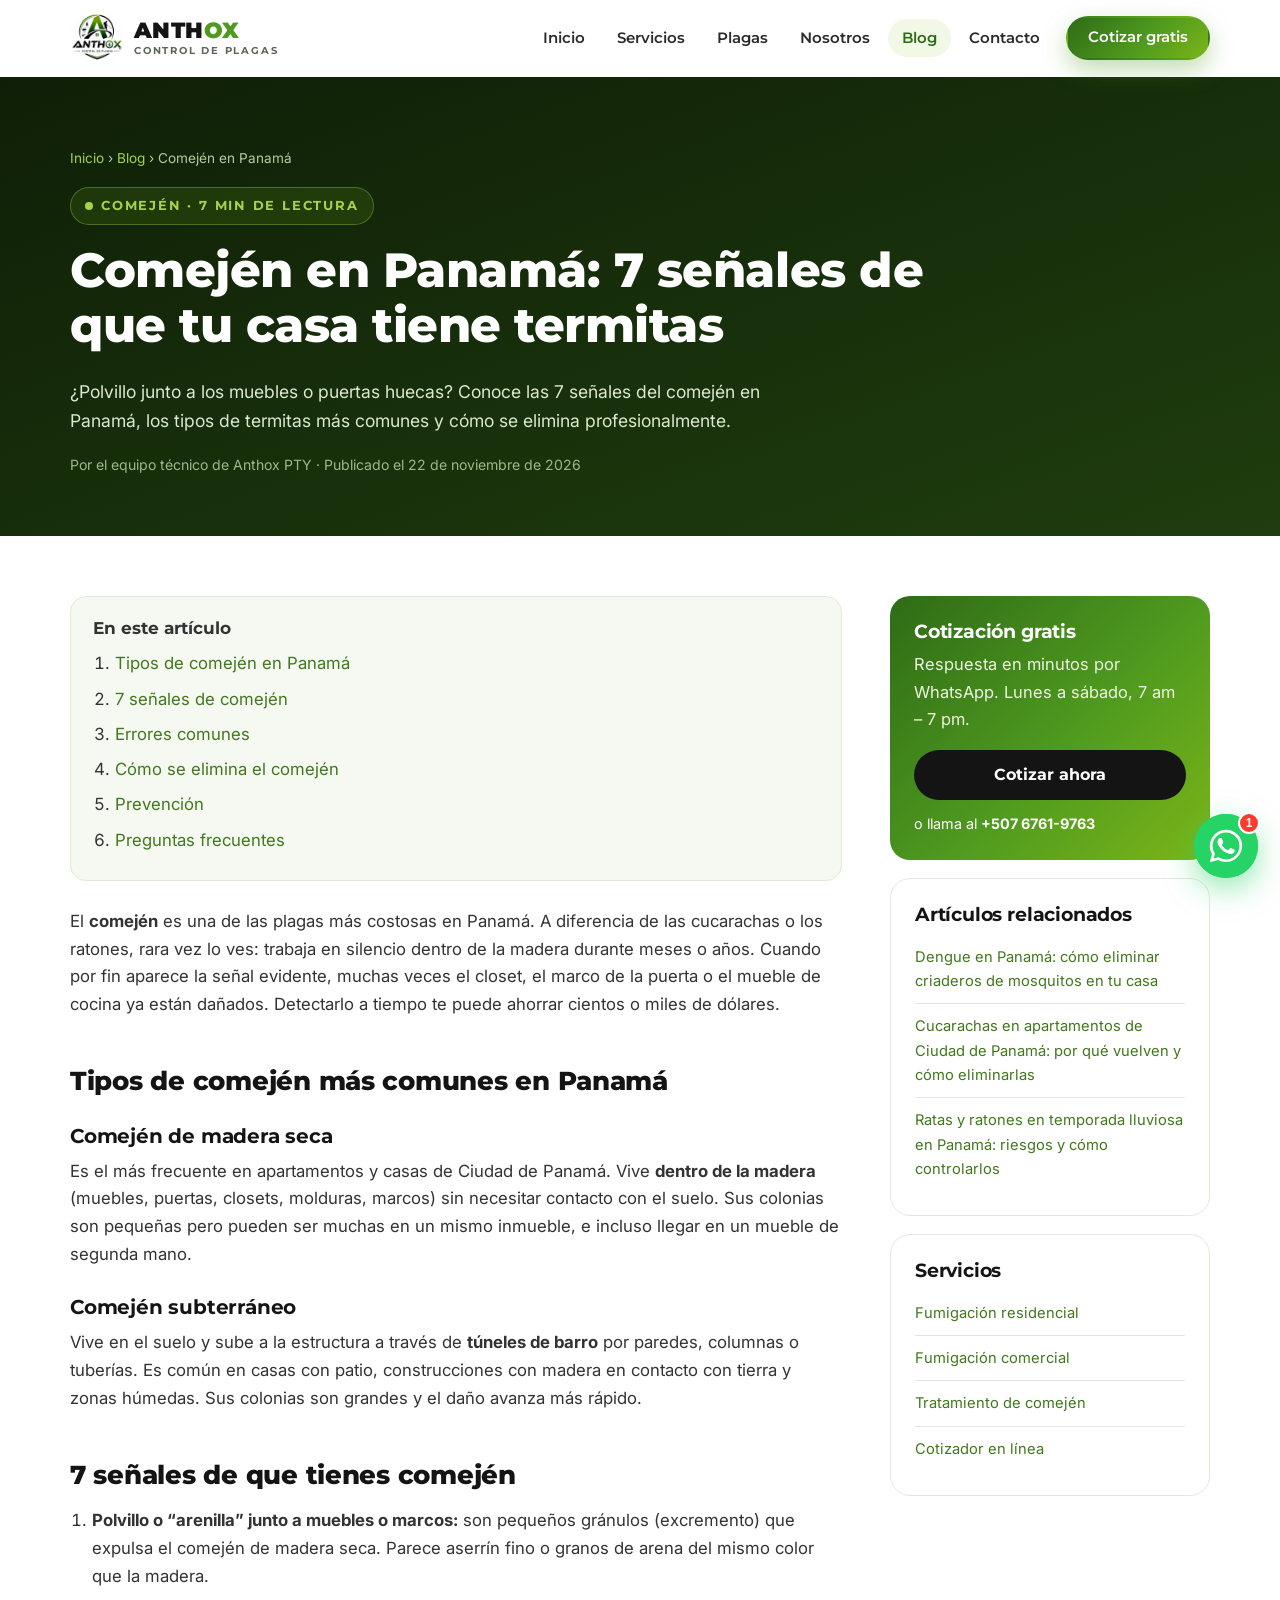
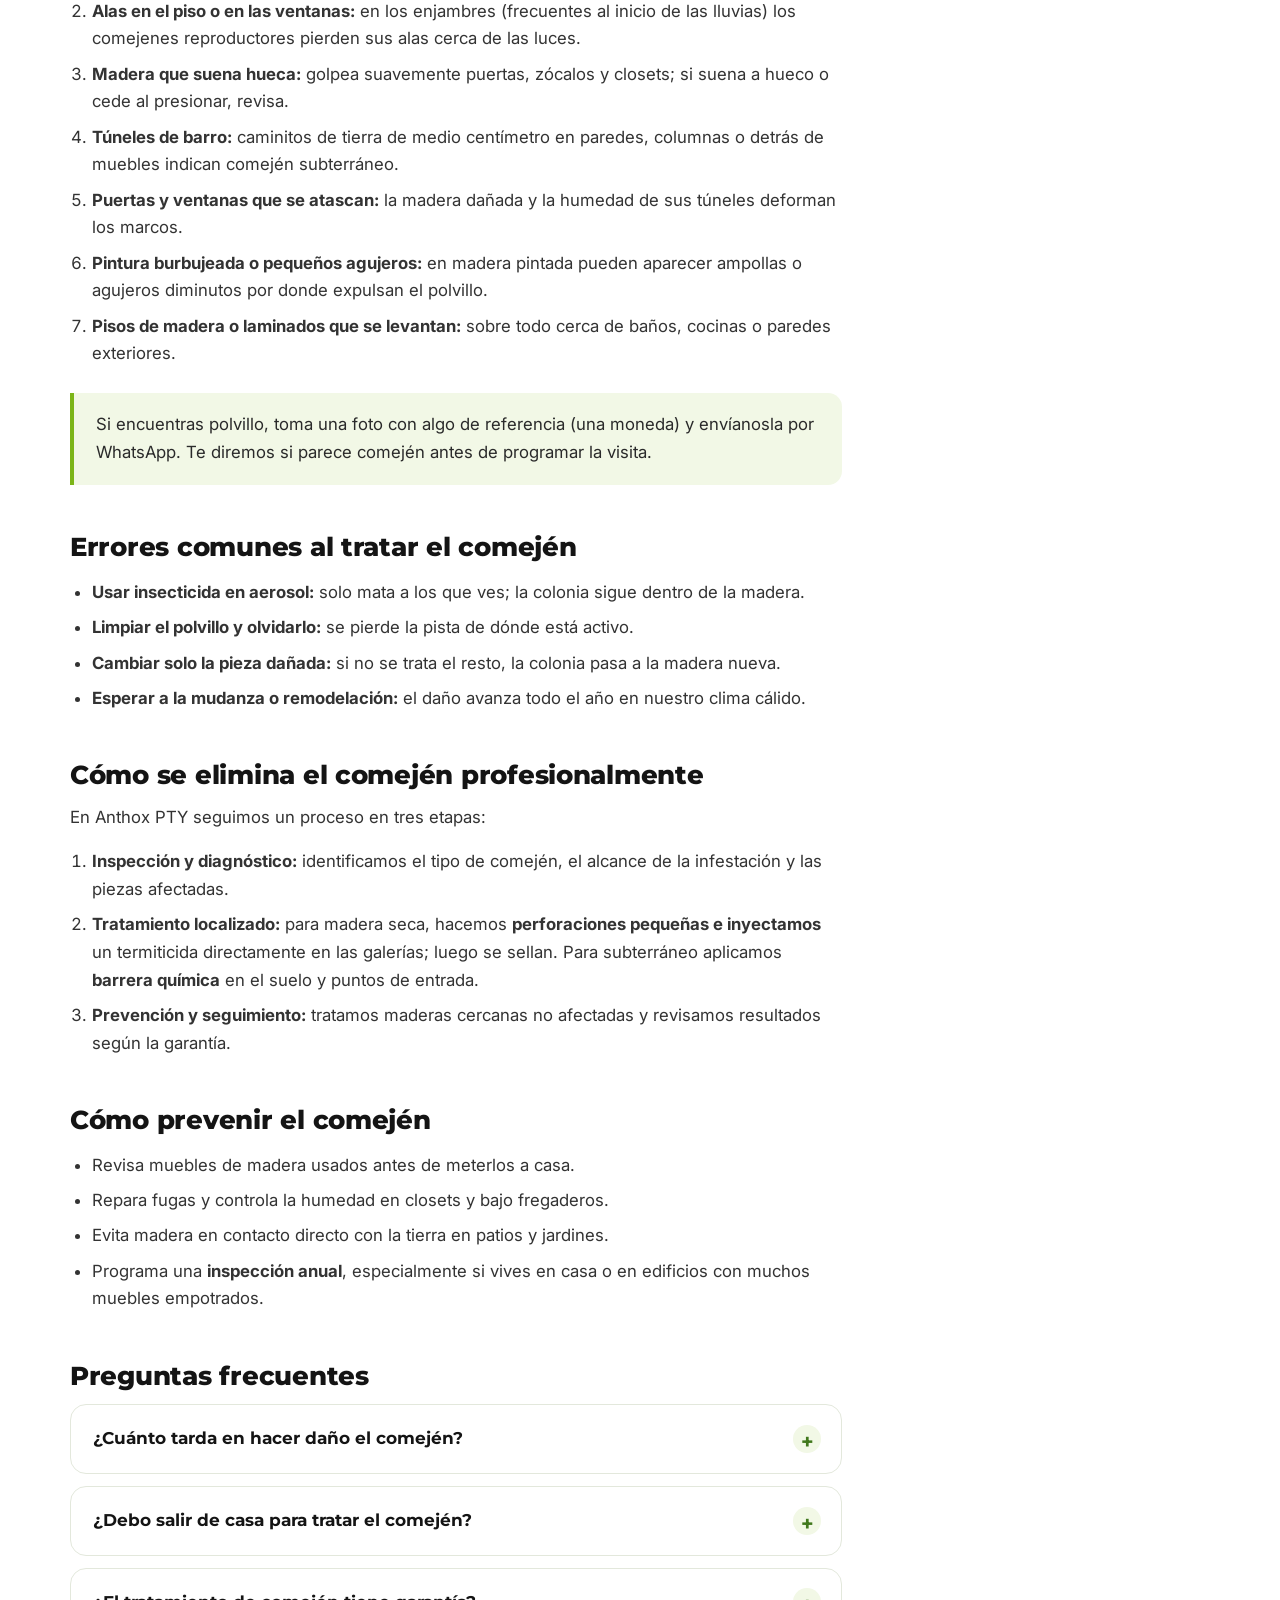
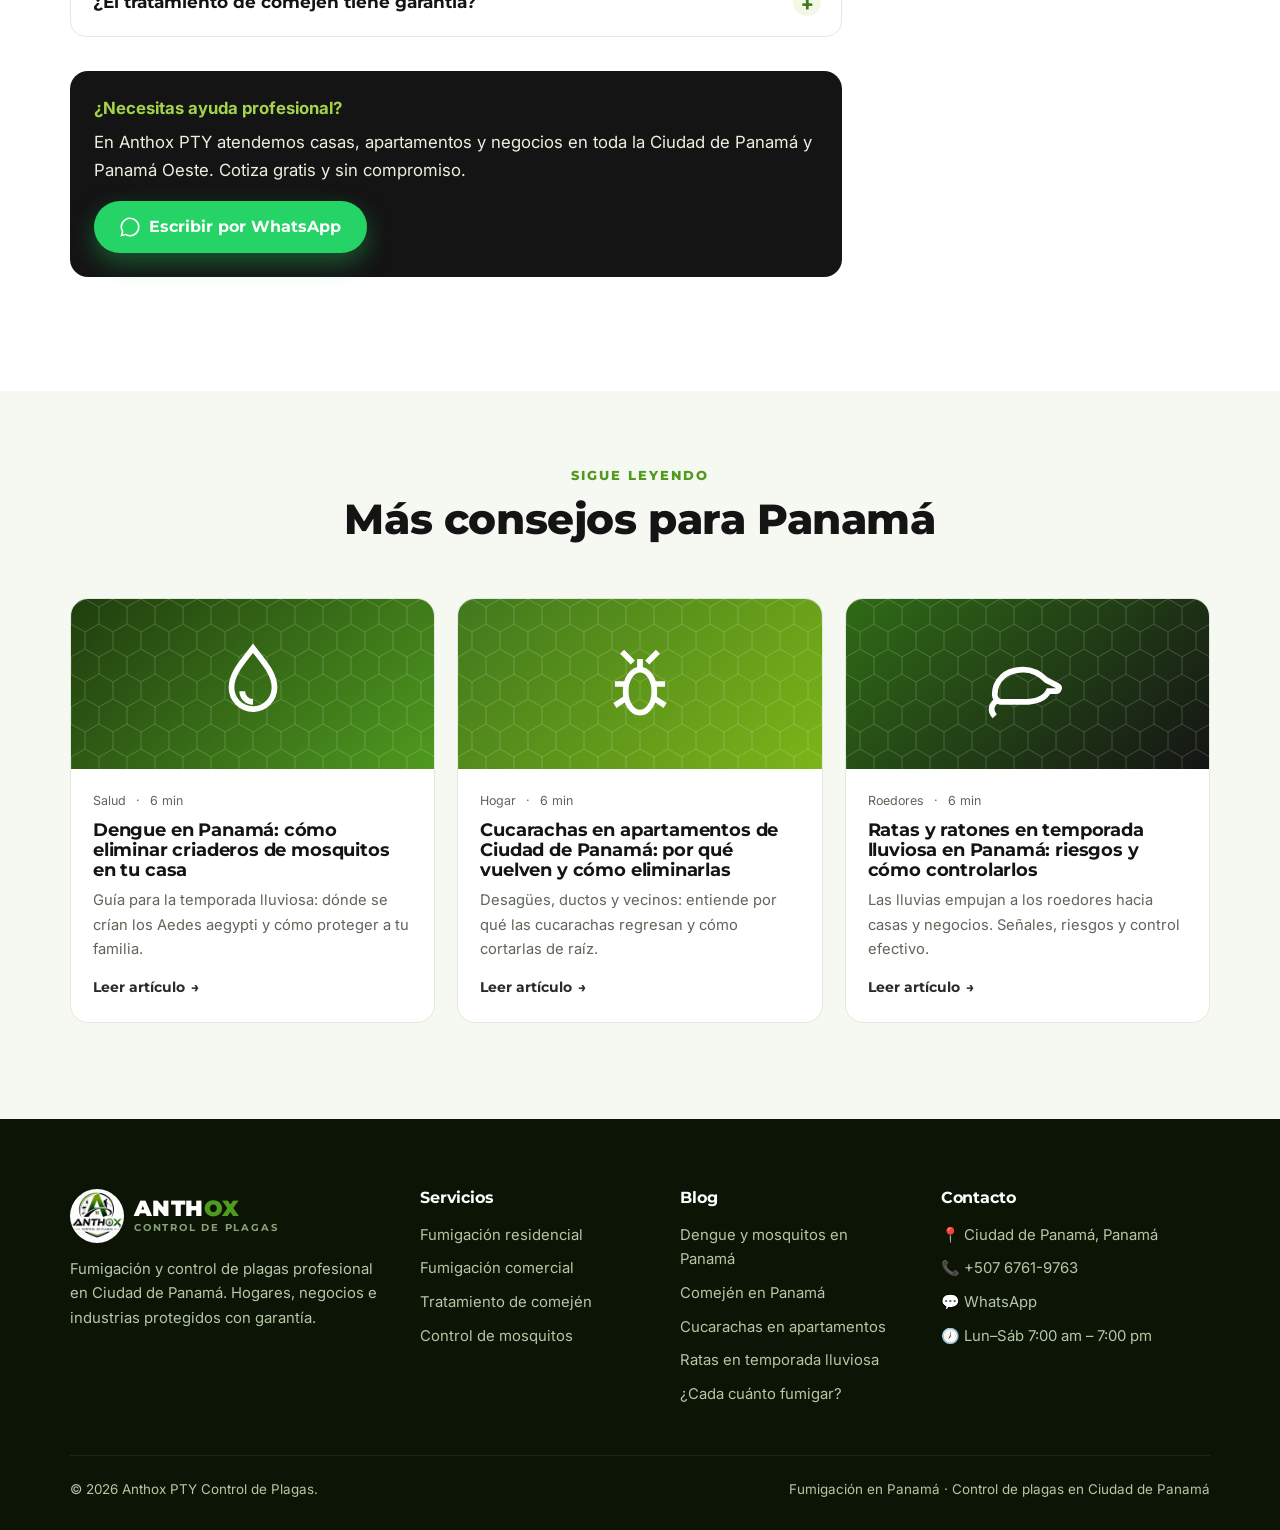
<file: blog/comejen-termitas-panama.html>
<!DOCTYPE html>
<html lang="es-PA" data-root="../">
<head>
  <meta charset="UTF-8">
  <meta name="viewport" content="width=device-width, initial-scale=1">
  <title>Comején en Panamá: 7 Señales de Termitas y Cómo Eliminarlas | Anthox PTY</title>
  <meta name="description" content="¿Polvillo junto a los muebles o puertas huecas? Conoce las 7 señales del comején en Panamá, los tipos de termitas más comunes y cómo se elimina profesionalmente.">
  <link rel="canonical" href="https://www.anthoxpty.com/blog/comejen-termitas-panama.html">
  <meta name="robots" content="index, follow, max-image-preview:large">
  <meta name="geo.region" content="PA-8">
  <meta name="geo.placename" content="Ciudad de Panamá">
  <meta name="theme-color" content="#41781d">
  <meta property="og:type" content="article">
  <meta property="og:locale" content="es_PA">
  <meta property="og:site_name" content="Anthox PTY Control de Plagas">
  <meta property="og:title" content="Comején en Panamá: 7 Señales de Termitas y Cómo Eliminarlas | Anthox PTY">
  <meta property="og:description" content="¿Polvillo junto a los muebles o puertas huecas? Conoce las 7 señales del comején en Panamá, los tipos de termitas más comunes y cómo se elimina profesionalmente.">
  <meta property="og:url" content="https://www.anthoxpty.com/blog/comejen-termitas-panama.html">
  <meta property="og:image" content="https://www.anthoxpty.com/assets/img/anthox-logo.jpg">
  <meta name="twitter:card" content="summary_large_image">
  <link rel="icon" type="image/png" href="../favicon.png">
  <link rel="apple-touch-icon" href="../assets/img/apple-touch-icon.png">
  <link rel="preconnect" href="https://fonts.googleapis.com">
  <link rel="preconnect" href="https://fonts.gstatic.com" crossorigin>
  <link href="https://fonts.googleapis.com/css2?family=Inter:wght@400;500;600;700&family=Montserrat:wght@600;700;800;900&display=swap" rel="stylesheet">
  <link rel="stylesheet" href="../css/styles.css">
  <script type="application/ld+json">
{
  "@context": "https://schema.org",
  "@type": "BlogPosting",
  "headline": "Comején en Panamá: 7 señales de que tu casa tiene termitas",
  "description": "¿Polvillo junto a los muebles o puertas huecas? Conoce las 7 señales del comején en Panamá, los tipos de termitas más comunes y cómo se elimina profesionalmente.",
  "datePublished": "2026-11-22",
  "dateModified": "2026-11-22",
  "inLanguage": "es-PA",
  "mainEntityOfPage": "https://www.anthoxpty.com/blog/comejen-termitas-panama.html",
  "image": "https://www.anthoxpty.com/assets/img/anthox-logo.jpg",
  "author": {
    "@type": "Organization",
    "name": "Equipo técnico Anthox PTY",
    "url": "https://www.anthoxpty.com/"
  },
  "publisher": {
    "@type": "Organization",
    "name": "Anthox PTY Control de Plagas",
    "logo": {
      "@type": "ImageObject",
      "url": "https://www.anthoxpty.com/assets/img/anthox-logo.jpg"
    }
  },
  "about": [
    "comején Panamá",
    "fumigación de comején",
    "termitas Panamá",
    "tratamiento de comején Ciudad de Panamá",
    "termitas de madera seca"
  ],
  "keywords": "comején Panamá, fumigación de comején, termitas Panamá, tratamiento de comején Ciudad de Panamá, termitas de madera seca",
  "spatialCoverage": {
    "@type": "Place",
    "name": "Ciudad de Panamá, Panamá"
  }
}
  </script>
  <script type="application/ld+json">
{
  "@context": "https://schema.org",
  "@type": "BreadcrumbList",
  "itemListElement": [
    {
      "@type": "ListItem",
      "position": 1,
      "name": "Inicio",
      "item": "https://www.anthoxpty.com/"
    },
    {
      "@type": "ListItem",
      "position": 2,
      "name": "Blog",
      "item": "https://www.anthoxpty.com/blog/"
    },
    {
      "@type": "ListItem",
      "position": 3,
      "name": "Comején en Panamá",
      "item": "https://www.anthoxpty.com/blog/comejen-termitas-panama.html"
    }
  ]
}
  </script>
  <script type="application/ld+json">
{
  "@context": "https://schema.org",
  "@type": "FAQPage",
  "mainEntity": [
    {
      "@type": "Question",
      "name": "¿Cuánto tarda en hacer daño el comején?",
      "acceptedAnswer": {
        "@type": "Answer",
        "text": "Depende del tipo y tamaño de la colonia. El comején de madera seca avanza lentamente pero sin pausa; el subterráneo puede dañar estructuras en meses. Por eso conviene tratarlo apenas aparece el polvillo."
      }
    },
    {
      "@type": "Question",
      "name": "¿Debo salir de casa para tratar el comején?",
      "acceptedAnswer": {
        "@type": "Answer",
        "text": "En tratamientos localizados por inyección normalmente no es necesario desocupar todo el inmueble; solo el área tratada por unas horas."
      }
    },
    {
      "@type": "Question",
      "name": "¿El tratamiento de comején tiene garantía?",
      "acceptedAnswer": {
        "@type": "Answer",
        "text": "Sí. Entregamos garantía por escrito según el tipo de tratamiento aplicado y el nivel de infestación encontrado."
      }
    }
  ]
}
  </script>
</head>
<body>
<div class="progress" aria-hidden="true"></div>
<a class="skip-link" href="#main">Saltar al contenido</a>
<header class="header">
  <div class="container">
    <a class="brand" href="../" aria-label="Anthox PTY – inicio">
      <img src="../assets/img/favicon-512.png" alt="Logo de Anthox PTY Control de Plagas" width="54" height="54">
      <span class="brand-text">ANTH<span>OX</span><small>CONTROL DE PLAGAS</small></span>
    </a>
    <nav class="nav" aria-label="Principal">
      <ul>
        <li><a href="../">Inicio</a></li>
        <li><a href="../#servicios">Servicios</a></li>
        <li><a href="../#plagas">Plagas</a></li>
        <li><a href="../#nosotros">Nosotros</a></li>
        <li><a class="active" href="./">Blog</a></li>
        <li><a href="../#contacto">Contacto</a></li>
        <li><a class="btn btn-primary" href="../#cotizar">Cotizar gratis</a></li>
      </ul>
    </nav>
    <button class="menu-toggle" type="button" aria-label="Abrir menú" aria-expanded="false"><span></span></button>
  </div>
</header>
<main id="main">

<section class="article-hero">
  <div class="container">
    <nav class="breadcrumb" aria-label="Ruta"><a href="../">Inicio</a> › <a href="./">Blog</a> › Comején en Panamá</nav>
    <span class="eyebrow"><span class="dot"></span> Comején · 7 min de lectura</span>
    <h1>Comején en Panamá: 7 señales de que tu casa tiene termitas</h1>
    <p style="max-width:760px;font-size:1.1rem">¿Polvillo junto a los muebles o puertas huecas? Conoce las 7 señales del comején en Panamá, los tipos de termitas más comunes y cómo se elimina profesionalmente.</p>
    <p style="font-size:.88rem;color:#9fb88a;margin:0">Por el equipo técnico de Anthox PTY · Publicado el <time datetime="2026-11-22">22 de noviembre de 2026</time></p>
  </div>
</section>
<div class="container article-layout">
  <article class="prose">
    <nav class="toc" aria-label="Contenido"><strong>En este artículo</strong><ol><li><a href="#tipos">Tipos de comején en Panamá</a></li><li><a href="#senales">7 señales de comején</a></li><li><a href="#errores">Errores comunes</a></li><li><a href="#tratamiento">Cómo se elimina el comején</a></li><li><a href="#prevencion">Prevención</a></li><li><a href="#preguntas">Preguntas frecuentes</a></li></ol></nav>
    
<p>El <strong>comején</strong> es una de las plagas más costosas en Panamá. A diferencia de las cucarachas o los ratones, rara vez lo ves: trabaja en silencio dentro de la madera durante meses o años. Cuando por fin aparece la señal evidente, muchas veces el closet, el marco de la puerta o el mueble de cocina ya están dañados. Detectarlo a tiempo te puede ahorrar cientos o miles de dólares.</p>

<h2 id="tipos">Tipos de comején más comunes en Panamá</h2>
<h3>Comején de madera seca</h3>
<p>Es el más frecuente en apartamentos y casas de Ciudad de Panamá. Vive <strong>dentro de la madera</strong> (muebles, puertas, closets, molduras, marcos) sin necesitar contacto con el suelo. Sus colonias son pequeñas pero pueden ser muchas en un mismo inmueble, e incluso llegar en un mueble de segunda mano.</p>
<h3>Comején subterráneo</h3>
<p>Vive en el suelo y sube a la estructura a través de <strong>túneles de barro</strong> por paredes, columnas o tuberías. Es común en casas con patio, construcciones con madera en contacto con tierra y zonas húmedas. Sus colonias son grandes y el daño avanza más rápido.</p>

<h2 id="senales">7 señales de que tienes comején</h2>
<ol>
  <li><strong>Polvillo o “arenilla” junto a muebles o marcos:</strong> son pequeños gránulos (excremento) que expulsa el comején de madera seca. Parece aserrín fino o granos de arena del mismo color que la madera.</li>
  <li><strong>Alas en el piso o en las ventanas:</strong> en los enjambres (frecuentes al inicio de las lluvias) los comejenes reproductores pierden sus alas cerca de las luces.</li>
  <li><strong>Madera que suena hueca:</strong> golpea suavemente puertas, zócalos y closets; si suena a hueco o cede al presionar, revisa.</li>
  <li><strong>Túneles de barro:</strong> caminitos de tierra de medio centímetro en paredes, columnas o detrás de muebles indican comején subterráneo.</li>
  <li><strong>Puertas y ventanas que se atascan:</strong> la madera dañada y la humedad de sus túneles deforman los marcos.</li>
  <li><strong>Pintura burbujeada o pequeños agujeros:</strong> en madera pintada pueden aparecer ampollas o agujeros diminutos por donde expulsan el polvillo.</li>
  <li><strong>Pisos de madera o laminados que se levantan:</strong> sobre todo cerca de baños, cocinas o paredes exteriores.</li>
</ol>
<blockquote>Si encuentras polvillo, toma una foto con algo de referencia (una moneda) y envíanosla por WhatsApp. Te diremos si parece comején antes de programar la visita.</blockquote>

<h2 id="errores">Errores comunes al tratar el comején</h2>
<ul>
  <li><strong>Usar insecticida en aerosol:</strong> solo mata a los que ves; la colonia sigue dentro de la madera.</li>
  <li><strong>Limpiar el polvillo y olvidarlo:</strong> se pierde la pista de dónde está activo.</li>
  <li><strong>Cambiar solo la pieza dañada:</strong> si no se trata el resto, la colonia pasa a la madera nueva.</li>
  <li><strong>Esperar a la mudanza o remodelación:</strong> el daño avanza todo el año en nuestro clima cálido.</li>
</ul>

<h2 id="tratamiento">Cómo se elimina el comején profesionalmente</h2>
<p>En Anthox PTY seguimos un proceso en tres etapas:</p>
<ol>
  <li><strong>Inspección y diagnóstico:</strong> identificamos el tipo de comején, el alcance de la infestación y las piezas afectadas.</li>
  <li><strong>Tratamiento localizado:</strong> para madera seca, hacemos <strong>perforaciones pequeñas e inyectamos</strong> un termiticida directamente en las galerías; luego se sellan. Para subterráneo aplicamos <strong>barrera química</strong> en el suelo y puntos de entrada.</li>
  <li><strong>Prevención y seguimiento:</strong> tratamos maderas cercanas no afectadas y revisamos resultados según la garantía.</li>
</ol>

<h2 id="prevencion">Cómo prevenir el comején</h2>
<ul>
  <li>Revisa muebles de madera usados antes de meterlos a casa.</li>
  <li>Repara fugas y controla la humedad en closets y bajo fregaderos.</li>
  <li>Evita madera en contacto directo con la tierra en patios y jardines.</li>
  <li>Programa una <strong>inspección anual</strong>, especialmente si vives en casa o en edificios con muchos muebles empotrados.</li>
</ul>

    <h2 id="preguntas">Preguntas frecuentes</h2><div class="faq" style="margin:0"><details><summary>¿Cuánto tarda en hacer daño el comején?</summary><div>Depende del tipo y tamaño de la colonia. El comején de madera seca avanza lentamente pero sin pausa; el subterráneo puede dañar estructuras en meses. Por eso conviene tratarlo apenas aparece el polvillo.</div></details><details><summary>¿Debo salir de casa para tratar el comején?</summary><div>En tratamientos localizados por inyección normalmente no es necesario desocupar todo el inmueble; solo el área tratada por unas horas.</div></details><details><summary>¿El tratamiento de comején tiene garantía?</summary><div>Sí. Entregamos garantía por escrito según el tipo de tratamiento aplicado y el nivel de infestación encontrado.</div></details></div>
    <div class="callout"><strong>¿Necesitas ayuda profesional?</strong><p style="margin:.4em 0 1em">En Anthox PTY atendemos casas, apartamentos y negocios en toda la Ciudad de Panamá y Panamá Oeste. Cotiza gratis y sin compromiso.</p>
      <a class="btn btn-wa" href="#" data-wa="Hola Anthox PTY, creo que tengo comején. ¿Pueden hacer una inspección?"><svg viewBox="0 0 24 24" fill="currentColor" aria-hidden="true"><path d="M12.05 21.5a9.5 9.5 0 0 1-4.84-1.33l-.35-.2-3.6.94.96-3.5-.23-.36A9.48 9.48 0 0 1 2.5 12 9.52 9.52 0 0 1 12.05 2.5 9.45 9.45 0 0 1 21.5 12a9.5 9.5 0 0 1-9.45 9.5zm8.08-17.6A11.4 11.4 0 0 0 12.05.5 11.46 11.46 0 0 0 2.13 17.67L.5 23.5l5.97-1.57A11.44 11.44 0 0 0 23.5 12c0-3.06-1.19-5.94-3.37-8.1z"/></svg> Escribir por WhatsApp</a></div>
  </article>
  <aside class="sidebar">
    <div class="side-card dark"><h3>Cotización gratis</h3><p style="color:#eef7e1">Respuesta en minutos por WhatsApp. Lunes a sábado, 7 am – 7 pm.</p>
      <a class="btn btn-dark" href="#" data-wa="Hola Anthox PTY, creo que tengo comején. ¿Pueden hacer una inspección?" style="width:100%">Cotizar ahora</a>
      <p style="margin:12px 0 0;font-size:.9rem">o llama al <a href="tel:+50767619763" style="color:#fff;font-weight:700">+507 6761-9763</a></p></div>
    <div class="side-card"><h3>Artículos relacionados</h3><ul><li><a href="dengue-mosquitos-aedes-panama.html">Dengue en Panamá: cómo eliminar criaderos de mosquitos en tu casa</a></li><li><a href="cucarachas-apartamentos-ciudad-de-panama.html">Cucarachas en apartamentos de Ciudad de Panamá: por qué vuelven y cómo eliminarlas</a></li><li><a href="ratas-roedores-temporada-lluviosa-panama.html">Ratas y ratones en temporada lluviosa en Panamá: riesgos y cómo controlarlos</a></li></ul></div>
    <div class="side-card"><h3>Servicios</h3><ul><li><a href="../#servicios">Fumigación residencial</a></li><li><a href="../#servicios">Fumigación comercial</a></li><li><a href="../#servicios">Tratamiento de comején</a></li><li><a href="../#estimator">Cotizador en línea</a></li></ul></div>
  </aside>
</div>
<section class="section section-soft" style="padding-top:70px">
  <div class="container">
    <div class="section-head"><span class="kicker">Sigue leyendo</span><h2>Más consejos para Panamá</h2></div>
    <div class="blog-grid"><a class="post-card reveal" href="dengue-mosquitos-aedes-panama.html"><div class="post-thumb t1"><svg viewBox="0 0 24 24" fill="none" stroke="currentColor" stroke-width="1.6"><path d="M12 2c-3 4-6 7-6 11a6 6 0 0 0 12 0c0-4-3-7-6-11z"/><path d="M9 14a3 3 0 0 0 3 3"/></svg></div><div class="post-body"><div class="post-meta"><span>Salud</span><span>·</span><span>6 min</span></div><h3>Dengue en Panamá: cómo eliminar criaderos de mosquitos en tu casa</h3><p>Guía para la temporada lluviosa: dónde se crían los Aedes aegypti y cómo proteger a tu familia.</p><span class="link-arrow">Leer artículo</span></div></a><a class="post-card reveal d1" href="cucarachas-apartamentos-ciudad-de-panama.html"><div class="post-thumb t3"><svg viewBox="0 0 24 24" fill="none" stroke="currentColor" stroke-width="1.6"><ellipse cx="12" cy="14" rx="4" ry="6"/><path d="M12 8V5M8 12H5M8 16l-3 2M16 12h3M16 16l3 2M10 6L7 3M14 6l3-3"/></svg></div><div class="post-body"><div class="post-meta"><span>Hogar</span><span>·</span><span>6 min</span></div><h3>Cucarachas en apartamentos de Ciudad de Panamá: por qué vuelven y cómo eliminarlas</h3><p>Desagües, ductos y vecinos: entiende por qué las cucarachas regresan y cómo cortarlas de raíz.</p><span class="link-arrow">Leer artículo</span></div></a><a class="post-card reveal d2" href="ratas-roedores-temporada-lluviosa-panama.html"><div class="post-thumb t4"><svg viewBox="0 0 24 24" fill="none" stroke="currentColor" stroke-width="1.6"><path d="M3 15c0-4 3-7 8-7 3 0 5 1.5 6.5 3l3 1.5c.8.4.4 1.5-.4 1.5H18c-1 2-3.5 3-7 3H5c-1.2 0-2-1-2-2z"/><path d="M4 16.5c-2 .8-2.5 3-1 4.5"/></svg></div><div class="post-body"><div class="post-meta"><span>Roedores</span><span>·</span><span>6 min</span></div><h3>Ratas y ratones en temporada lluviosa en Panamá: riesgos y cómo controlarlos</h3><p>Las lluvias empujan a los roedores hacia casas y negocios. Señales, riesgos y control efectivo.</p><span class="link-arrow">Leer artículo</span></div></a></div>
  </div>
</section>
</main>
<footer class="footer">
  <div class="container">
    <div class="footer-grid">
      <div>
        <a class="brand" href="../"><img src="../assets/img/favicon-512.png" alt="Anthox PTY" width="54" height="54" loading="lazy"><span class="brand-text">ANTH<span>OX</span><small>CONTROL DE PLAGAS</small></span></a>
        <p>Fumigación y control de plagas profesional en Ciudad de Panamá. Hogares, negocios e industrias protegidos con garantía.</p>
      </div>
      <div><h4>Servicios</h4><ul><li><a href="../#servicios">Fumigación residencial</a></li><li><a href="../#servicios">Fumigación comercial</a></li><li><a href="../#servicios">Tratamiento de comején</a></li><li><a href="../#servicios">Control de mosquitos</a></li></ul></div>
      <div><h4>Blog</h4><ul><li><a href="dengue-mosquitos-aedes-panama.html">Dengue y mosquitos en Panamá</a></li><li><a href="comejen-termitas-panama.html">Comején en Panamá</a></li><li><a href="cucarachas-apartamentos-ciudad-de-panama.html">Cucarachas en apartamentos</a></li><li><a href="ratas-roedores-temporada-lluviosa-panama.html">Ratas en temporada lluviosa</a></li><li><a href="cada-cuanto-fumigar-casa-negocio-panama.html">¿Cada cuánto fumigar?</a></li></ul></div>
      <div><h4>Contacto</h4><ul><li>📍 Ciudad de Panamá, Panamá</li><li>📞 <a href="tel:+50767619763">+507 6761-9763</a></li><li>💬 <a href="https://wa.me/50767619763" target="_blank" rel="noopener">WhatsApp</a></li><li>🕖 Lun–Sáb 7:00 am – 7:00 pm</li></ul></div>
    </div>
    <div class="footer-bottom"><span>© <span class="year">2026</span> Anthox PTY Control de Plagas.</span><span>Fumigación en Panamá · Control de plagas en Ciudad de Panamá</span></div>
  </div>
</footer>
<script src="../js/main.js" defer></script>
</body>
</html>
</file>
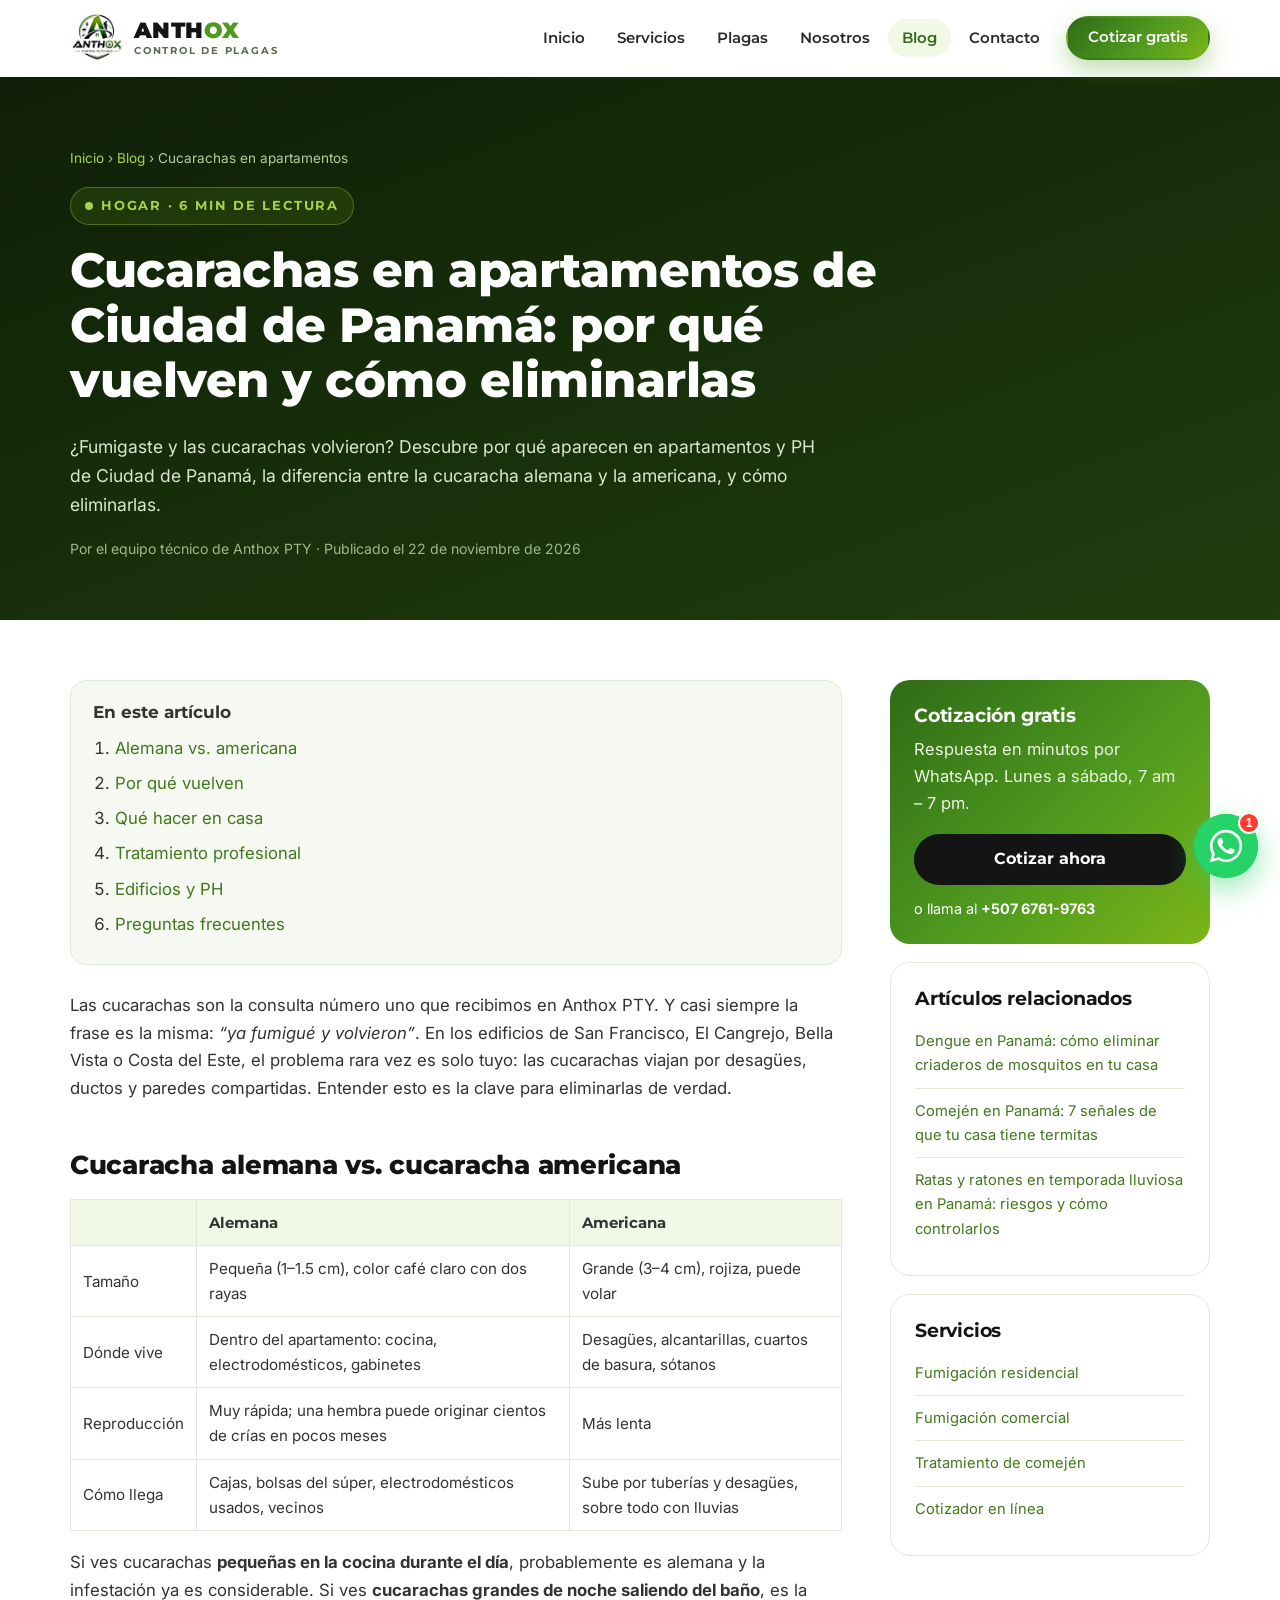
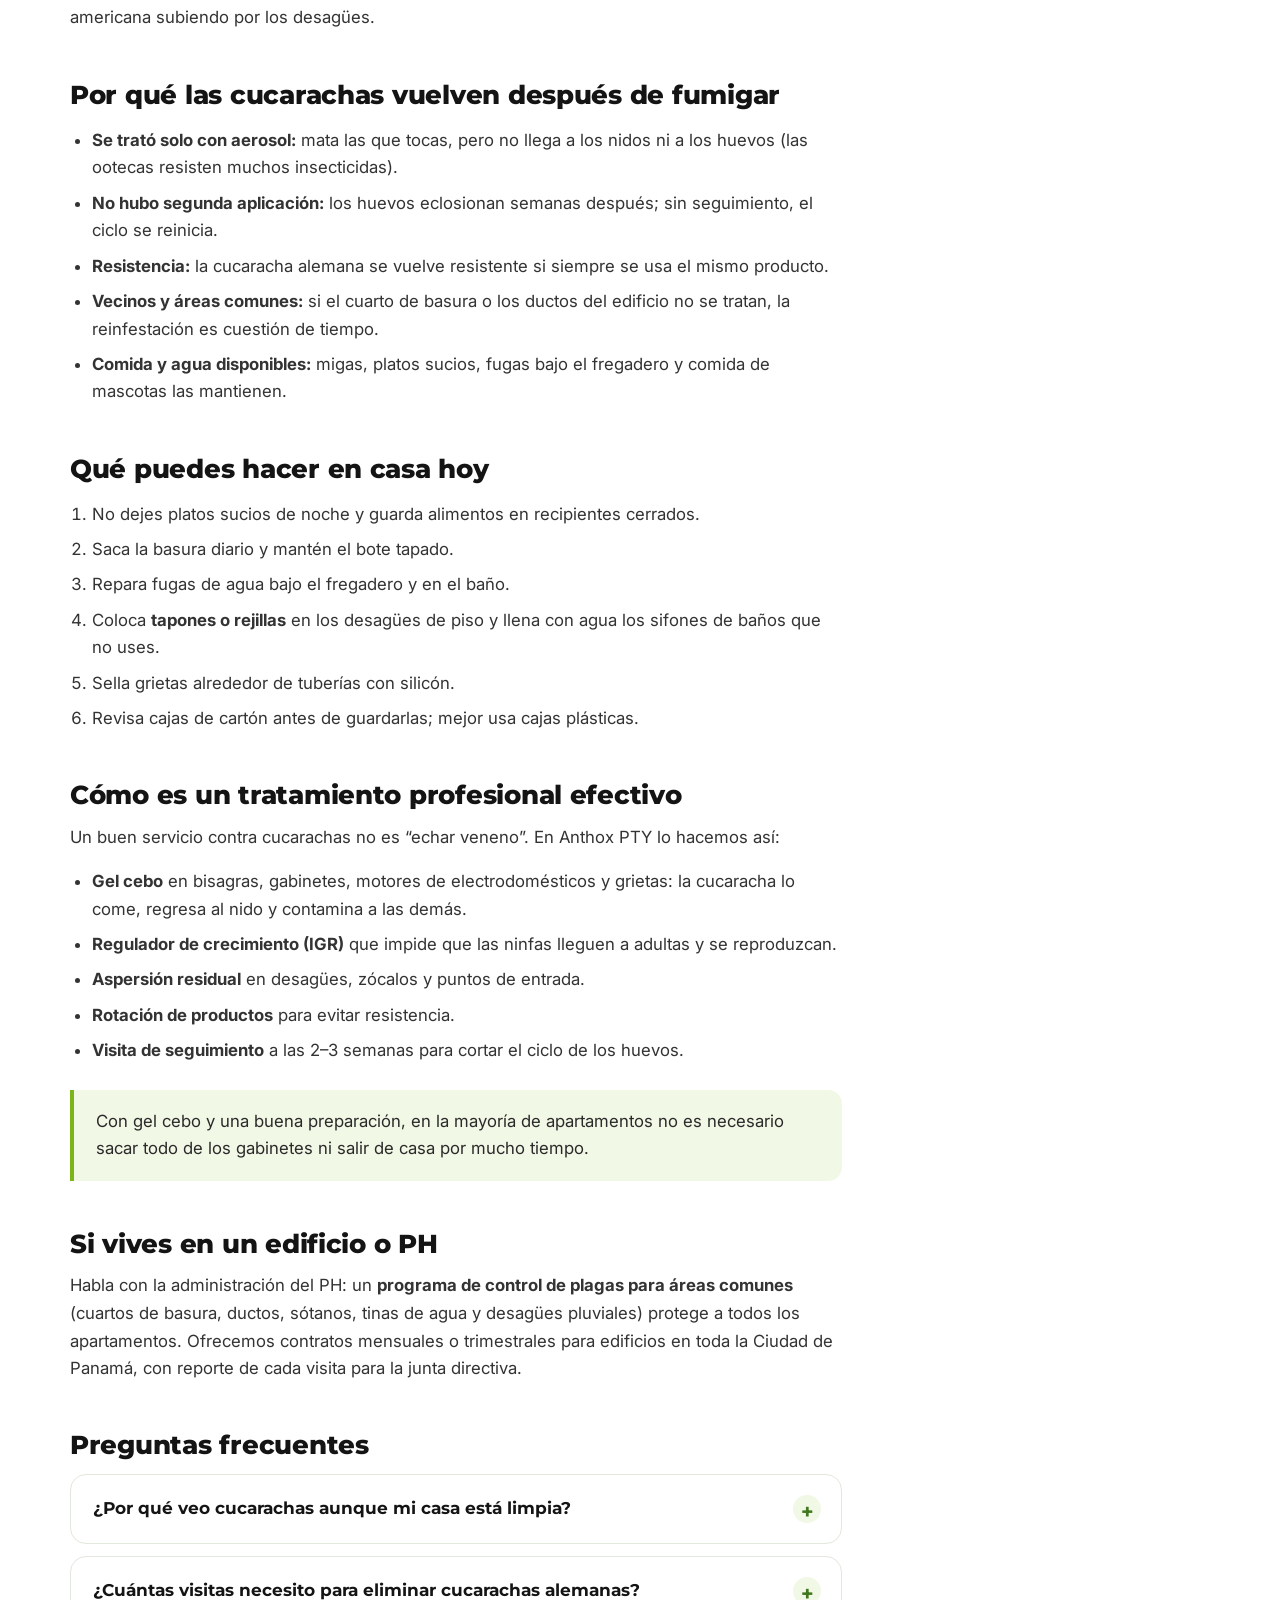
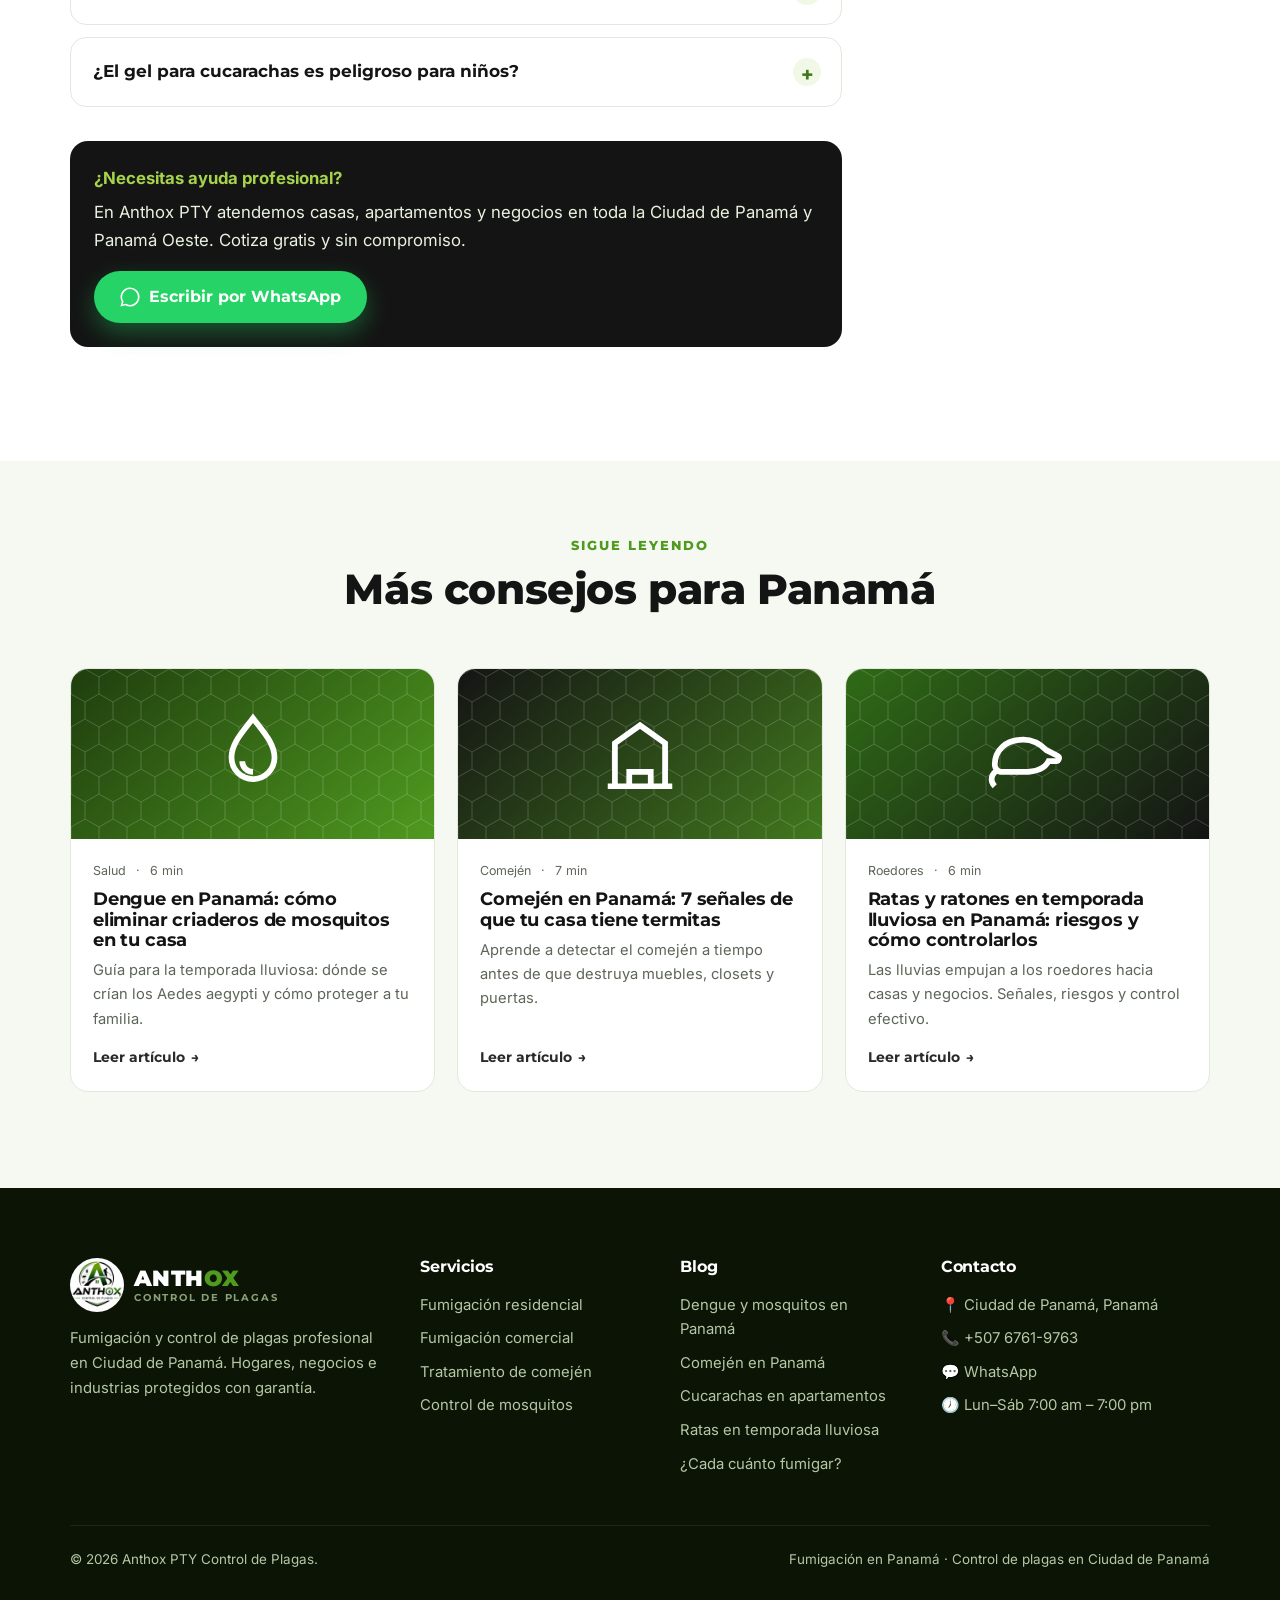
<file: blog/cucarachas-apartamentos-ciudad-de-panama.html>
<!DOCTYPE html>
<html lang="es-PA" data-root="../">
<head>
  <meta charset="UTF-8">
  <meta name="viewport" content="width=device-width, initial-scale=1">
  <title>Cucarachas en Apartamentos en Panamá: Cómo Eliminarlas | Anthox PTY</title>
  <meta name="description" content="¿Fumigaste y las cucarachas volvieron? Descubre por qué aparecen en apartamentos y PH de Ciudad de Panamá, la diferencia entre la cucaracha alemana y la americana, y cómo eliminarlas.">
  <link rel="canonical" href="https://www.anthoxpty.com/blog/cucarachas-apartamentos-ciudad-de-panama.html">
  <meta name="robots" content="index, follow, max-image-preview:large">
  <meta name="geo.region" content="PA-8">
  <meta name="geo.placename" content="Ciudad de Panamá">
  <meta name="theme-color" content="#41781d">
  <meta property="og:type" content="article">
  <meta property="og:locale" content="es_PA">
  <meta property="og:site_name" content="Anthox PTY Control de Plagas">
  <meta property="og:title" content="Cucarachas en Apartamentos en Panamá: Cómo Eliminarlas | Anthox PTY">
  <meta property="og:description" content="¿Fumigaste y las cucarachas volvieron? Descubre por qué aparecen en apartamentos y PH de Ciudad de Panamá, la diferencia entre la cucaracha alemana y la americana, y cómo eliminarlas.">
  <meta property="og:url" content="https://www.anthoxpty.com/blog/cucarachas-apartamentos-ciudad-de-panama.html">
  <meta property="og:image" content="https://www.anthoxpty.com/assets/img/anthox-logo.jpg">
  <meta name="twitter:card" content="summary_large_image">
  <link rel="icon" type="image/png" href="../favicon.png">
  <link rel="apple-touch-icon" href="../assets/img/apple-touch-icon.png">
  <link rel="preconnect" href="https://fonts.googleapis.com">
  <link rel="preconnect" href="https://fonts.gstatic.com" crossorigin>
  <link href="https://fonts.googleapis.com/css2?family=Inter:wght@400;500;600;700&family=Montserrat:wght@600;700;800;900&display=swap" rel="stylesheet">
  <link rel="stylesheet" href="../css/styles.css">
  <script type="application/ld+json">
{
  "@context": "https://schema.org",
  "@type": "BlogPosting",
  "headline": "Cucarachas en apartamentos de Ciudad de Panamá: por qué vuelven y cómo eliminarlas",
  "description": "¿Fumigaste y las cucarachas volvieron? Descubre por qué aparecen en apartamentos y PH de Ciudad de Panamá, la diferencia entre la cucaracha alemana y la americana, y cómo eliminarlas.",
  "datePublished": "2026-11-22",
  "dateModified": "2026-11-22",
  "inLanguage": "es-PA",
  "mainEntityOfPage": "https://www.anthoxpty.com/blog/cucarachas-apartamentos-ciudad-de-panama.html",
  "image": "https://www.anthoxpty.com/assets/img/anthox-logo.jpg",
  "author": {
    "@type": "Organization",
    "name": "Equipo técnico Anthox PTY",
    "url": "https://www.anthoxpty.com/"
  },
  "publisher": {
    "@type": "Organization",
    "name": "Anthox PTY Control de Plagas",
    "logo": {
      "@type": "ImageObject",
      "url": "https://www.anthoxpty.com/assets/img/anthox-logo.jpg"
    }
  },
  "about": [
    "cucarachas Panamá",
    "fumigar apartamento Panamá",
    "eliminar cucarachas",
    "cucaracha alemana",
    "fumigación de cucarachas Ciudad de Panamá"
  ],
  "keywords": "cucarachas Panamá, fumigar apartamento Panamá, eliminar cucarachas, cucaracha alemana, fumigación de cucarachas Ciudad de Panamá",
  "spatialCoverage": {
    "@type": "Place",
    "name": "Ciudad de Panamá, Panamá"
  }
}
  </script>
  <script type="application/ld+json">
{
  "@context": "https://schema.org",
  "@type": "BreadcrumbList",
  "itemListElement": [
    {
      "@type": "ListItem",
      "position": 1,
      "name": "Inicio",
      "item": "https://www.anthoxpty.com/"
    },
    {
      "@type": "ListItem",
      "position": 2,
      "name": "Blog",
      "item": "https://www.anthoxpty.com/blog/"
    },
    {
      "@type": "ListItem",
      "position": 3,
      "name": "Cucarachas en apartamentos",
      "item": "https://www.anthoxpty.com/blog/cucarachas-apartamentos-ciudad-de-panama.html"
    }
  ]
}
  </script>
  <script type="application/ld+json">
{
  "@context": "https://schema.org",
  "@type": "FAQPage",
  "mainEntity": [
    {
      "@type": "Question",
      "name": "¿Por qué veo cucarachas aunque mi casa está limpia?",
      "acceptedAnswer": {
        "@type": "Answer",
        "text": "Porque pueden llegar desde desagües, ductos o apartamentos vecinos. La limpieza ayuda, pero no impide que entren; por eso hay que tratar los puntos de entrada."
      }
    },
    {
      "@type": "Question",
      "name": "¿Cuántas visitas necesito para eliminar cucarachas alemanas?",
      "acceptedAnswer": {
        "@type": "Answer",
        "text": "Normalmente una aplicación inicial y una de seguimiento a las 2–3 semanas. En infestaciones severas puede requerirse una tercera."
      }
    },
    {
      "@type": "Question",
      "name": "¿El gel para cucarachas es peligroso para niños?",
      "acceptedAnswer": {
        "@type": "Answer",
        "text": "Se aplica en puntos pequeños y escondidos, fuera del alcance de niños y mascotas, y su toxicidad es baja en las dosis utilizadas."
      }
    }
  ]
}
  </script>
</head>
<body>
<div class="progress" aria-hidden="true"></div>
<a class="skip-link" href="#main">Saltar al contenido</a>
<header class="header">
  <div class="container">
    <a class="brand" href="../" aria-label="Anthox PTY – inicio">
      <img src="../assets/img/favicon-512.png" alt="Logo de Anthox PTY Control de Plagas" width="54" height="54">
      <span class="brand-text">ANTH<span>OX</span><small>CONTROL DE PLAGAS</small></span>
    </a>
    <nav class="nav" aria-label="Principal">
      <ul>
        <li><a href="../">Inicio</a></li>
        <li><a href="../#servicios">Servicios</a></li>
        <li><a href="../#plagas">Plagas</a></li>
        <li><a href="../#nosotros">Nosotros</a></li>
        <li><a class="active" href="./">Blog</a></li>
        <li><a href="../#contacto">Contacto</a></li>
        <li><a class="btn btn-primary" href="../#cotizar">Cotizar gratis</a></li>
      </ul>
    </nav>
    <button class="menu-toggle" type="button" aria-label="Abrir menú" aria-expanded="false"><span></span></button>
  </div>
</header>
<main id="main">

<section class="article-hero">
  <div class="container">
    <nav class="breadcrumb" aria-label="Ruta"><a href="../">Inicio</a> › <a href="./">Blog</a> › Cucarachas en apartamentos</nav>
    <span class="eyebrow"><span class="dot"></span> Hogar · 6 min de lectura</span>
    <h1>Cucarachas en apartamentos de Ciudad de Panamá: por qué vuelven y cómo eliminarlas</h1>
    <p style="max-width:760px;font-size:1.1rem">¿Fumigaste y las cucarachas volvieron? Descubre por qué aparecen en apartamentos y PH de Ciudad de Panamá, la diferencia entre la cucaracha alemana y la americana, y cómo eliminarlas.</p>
    <p style="font-size:.88rem;color:#9fb88a;margin:0">Por el equipo técnico de Anthox PTY · Publicado el <time datetime="2026-11-22">22 de noviembre de 2026</time></p>
  </div>
</section>
<div class="container article-layout">
  <article class="prose">
    <nav class="toc" aria-label="Contenido"><strong>En este artículo</strong><ol><li><a href="#tipos">Alemana vs. americana</a></li><li><a href="#por-que">Por qué vuelven</a></li><li><a href="#casa">Qué hacer en casa</a></li><li><a href="#profesional">Tratamiento profesional</a></li><li><a href="#ph">Edificios y PH</a></li><li><a href="#preguntas">Preguntas frecuentes</a></li></ol></nav>
    
<p>Las cucarachas son la consulta número uno que recibimos en Anthox PTY. Y casi siempre la frase es la misma: <em>“ya fumigué y volvieron”</em>. En los edificios de San Francisco, El Cangrejo, Bella Vista o Costa del Este, el problema rara vez es solo tuyo: las cucarachas viajan por desagües, ductos y paredes compartidas. Entender esto es la clave para eliminarlas de verdad.</p>

<h2 id="tipos">Cucaracha alemana vs. cucaracha americana</h2>
<table>
  <thead><tr><th></th><th>Alemana</th><th>Americana</th></tr></thead>
  <tbody>
    <tr><td>Tamaño</td><td>Pequeña (1–1.5 cm), color café claro con dos rayas</td><td>Grande (3–4 cm), rojiza, puede volar</td></tr>
    <tr><td>Dónde vive</td><td>Dentro del apartamento: cocina, electrodomésticos, gabinetes</td><td>Desagües, alcantarillas, cuartos de basura, sótanos</td></tr>
    <tr><td>Reproducción</td><td>Muy rápida; una hembra puede originar cientos de crías en pocos meses</td><td>Más lenta</td></tr>
    <tr><td>Cómo llega</td><td>Cajas, bolsas del súper, electrodomésticos usados, vecinos</td><td>Sube por tuberías y desagües, sobre todo con lluvias</td></tr>
  </tbody>
</table>
<p>Si ves cucarachas <strong>pequeñas en la cocina durante el día</strong>, probablemente es alemana y la infestación ya es considerable. Si ves <strong>cucarachas grandes de noche saliendo del baño</strong>, es la americana subiendo por los desagües.</p>

<h2 id="por-que">Por qué las cucarachas vuelven después de fumigar</h2>
<ul>
  <li><strong>Se trató solo con aerosol:</strong> mata las que tocas, pero no llega a los nidos ni a los huevos (las ootecas resisten muchos insecticidas).</li>
  <li><strong>No hubo segunda aplicación:</strong> los huevos eclosionan semanas después; sin seguimiento, el ciclo se reinicia.</li>
  <li><strong>Resistencia:</strong> la cucaracha alemana se vuelve resistente si siempre se usa el mismo producto.</li>
  <li><strong>Vecinos y áreas comunes:</strong> si el cuarto de basura o los ductos del edificio no se tratan, la reinfestación es cuestión de tiempo.</li>
  <li><strong>Comida y agua disponibles:</strong> migas, platos sucios, fugas bajo el fregadero y comida de mascotas las mantienen.</li>
</ul>

<h2 id="casa">Qué puedes hacer en casa hoy</h2>
<ol>
  <li>No dejes platos sucios de noche y guarda alimentos en recipientes cerrados.</li>
  <li>Saca la basura diario y mantén el bote tapado.</li>
  <li>Repara fugas de agua bajo el fregadero y en el baño.</li>
  <li>Coloca <strong>tapones o rejillas</strong> en los desagües de piso y llena con agua los sifones de baños que no uses.</li>
  <li>Sella grietas alrededor de tuberías con silicón.</li>
  <li>Revisa cajas de cartón antes de guardarlas; mejor usa cajas plásticas.</li>
</ol>

<h2 id="profesional">Cómo es un tratamiento profesional efectivo</h2>
<p>Un buen servicio contra cucarachas no es “echar veneno”. En Anthox PTY lo hacemos así:</p>
<ul>
  <li><strong>Gel cebo</strong> en bisagras, gabinetes, motores de electrodomésticos y grietas: la cucaracha lo come, regresa al nido y contamina a las demás.</li>
  <li><strong>Regulador de crecimiento (IGR)</strong> que impide que las ninfas lleguen a adultas y se reproduzcan.</li>
  <li><strong>Aspersión residual</strong> en desagües, zócalos y puntos de entrada.</li>
  <li><strong>Rotación de productos</strong> para evitar resistencia.</li>
  <li><strong>Visita de seguimiento</strong> a las 2–3 semanas para cortar el ciclo de los huevos.</li>
</ul>
<blockquote>Con gel cebo y una buena preparación, en la mayoría de apartamentos no es necesario sacar todo de los gabinetes ni salir de casa por mucho tiempo.</blockquote>

<h2 id="ph">Si vives en un edificio o PH</h2>
<p>Habla con la administración del PH: un <strong>programa de control de plagas para áreas comunes</strong> (cuartos de basura, ductos, sótanos, tinas de agua y desagües pluviales) protege a todos los apartamentos. Ofrecemos contratos mensuales o trimestrales para edificios en toda la Ciudad de Panamá, con reporte de cada visita para la junta directiva.</p>

    <h2 id="preguntas">Preguntas frecuentes</h2><div class="faq" style="margin:0"><details><summary>¿Por qué veo cucarachas aunque mi casa está limpia?</summary><div>Porque pueden llegar desde desagües, ductos o apartamentos vecinos. La limpieza ayuda, pero no impide que entren; por eso hay que tratar los puntos de entrada.</div></details><details><summary>¿Cuántas visitas necesito para eliminar cucarachas alemanas?</summary><div>Normalmente una aplicación inicial y una de seguimiento a las 2–3 semanas. En infestaciones severas puede requerirse una tercera.</div></details><details><summary>¿El gel para cucarachas es peligroso para niños?</summary><div>Se aplica en puntos pequeños y escondidos, fuera del alcance de niños y mascotas, y su toxicidad es baja en las dosis utilizadas.</div></details></div>
    <div class="callout"><strong>¿Necesitas ayuda profesional?</strong><p style="margin:.4em 0 1em">En Anthox PTY atendemos casas, apartamentos y negocios en toda la Ciudad de Panamá y Panamá Oeste. Cotiza gratis y sin compromiso.</p>
      <a class="btn btn-wa" href="#" data-wa="Hola Anthox PTY, tengo cucarachas en mi apartamento y quiero cotizar."><svg viewBox="0 0 24 24" fill="currentColor" aria-hidden="true"><path d="M12.05 21.5a9.5 9.5 0 0 1-4.84-1.33l-.35-.2-3.6.94.96-3.5-.23-.36A9.48 9.48 0 0 1 2.5 12 9.52 9.52 0 0 1 12.05 2.5 9.45 9.45 0 0 1 21.5 12a9.5 9.5 0 0 1-9.45 9.5zm8.08-17.6A11.4 11.4 0 0 0 12.05.5 11.46 11.46 0 0 0 2.13 17.67L.5 23.5l5.97-1.57A11.44 11.44 0 0 0 23.5 12c0-3.06-1.19-5.94-3.37-8.1z"/></svg> Escribir por WhatsApp</a></div>
  </article>
  <aside class="sidebar">
    <div class="side-card dark"><h3>Cotización gratis</h3><p style="color:#eef7e1">Respuesta en minutos por WhatsApp. Lunes a sábado, 7 am – 7 pm.</p>
      <a class="btn btn-dark" href="#" data-wa="Hola Anthox PTY, tengo cucarachas en mi apartamento y quiero cotizar." style="width:100%">Cotizar ahora</a>
      <p style="margin:12px 0 0;font-size:.9rem">o llama al <a href="tel:+50767619763" style="color:#fff;font-weight:700">+507 6761-9763</a></p></div>
    <div class="side-card"><h3>Artículos relacionados</h3><ul><li><a href="dengue-mosquitos-aedes-panama.html">Dengue en Panamá: cómo eliminar criaderos de mosquitos en tu casa</a></li><li><a href="comejen-termitas-panama.html">Comején en Panamá: 7 señales de que tu casa tiene termitas</a></li><li><a href="ratas-roedores-temporada-lluviosa-panama.html">Ratas y ratones en temporada lluviosa en Panamá: riesgos y cómo controlarlos</a></li></ul></div>
    <div class="side-card"><h3>Servicios</h3><ul><li><a href="../#servicios">Fumigación residencial</a></li><li><a href="../#servicios">Fumigación comercial</a></li><li><a href="../#servicios">Tratamiento de comején</a></li><li><a href="../#estimator">Cotizador en línea</a></li></ul></div>
  </aside>
</div>
<section class="section section-soft" style="padding-top:70px">
  <div class="container">
    <div class="section-head"><span class="kicker">Sigue leyendo</span><h2>Más consejos para Panamá</h2></div>
    <div class="blog-grid"><a class="post-card reveal" href="dengue-mosquitos-aedes-panama.html"><div class="post-thumb t1"><svg viewBox="0 0 24 24" fill="none" stroke="currentColor" stroke-width="1.6"><path d="M12 2c-3 4-6 7-6 11a6 6 0 0 0 12 0c0-4-3-7-6-11z"/><path d="M9 14a3 3 0 0 0 3 3"/></svg></div><div class="post-body"><div class="post-meta"><span>Salud</span><span>·</span><span>6 min</span></div><h3>Dengue en Panamá: cómo eliminar criaderos de mosquitos en tu casa</h3><p>Guía para la temporada lluviosa: dónde se crían los Aedes aegypti y cómo proteger a tu familia.</p><span class="link-arrow">Leer artículo</span></div></a><a class="post-card reveal d1" href="comejen-termitas-panama.html"><div class="post-thumb t2"><svg viewBox="0 0 24 24" fill="none" stroke="currentColor" stroke-width="1.6"><path d="M3 21h18M5 21V9l7-5 7 5v12"/><path d="M9 21v-4h6v4"/></svg></div><div class="post-body"><div class="post-meta"><span>Comején</span><span>·</span><span>7 min</span></div><h3>Comején en Panamá: 7 señales de que tu casa tiene termitas</h3><p>Aprende a detectar el comején a tiempo antes de que destruya muebles, closets y puertas.</p><span class="link-arrow">Leer artículo</span></div></a><a class="post-card reveal d2" href="ratas-roedores-temporada-lluviosa-panama.html"><div class="post-thumb t4"><svg viewBox="0 0 24 24" fill="none" stroke="currentColor" stroke-width="1.6"><path d="M3 15c0-4 3-7 8-7 3 0 5 1.5 6.5 3l3 1.5c.8.4.4 1.5-.4 1.5H18c-1 2-3.5 3-7 3H5c-1.2 0-2-1-2-2z"/><path d="M4 16.5c-2 .8-2.5 3-1 4.5"/></svg></div><div class="post-body"><div class="post-meta"><span>Roedores</span><span>·</span><span>6 min</span></div><h3>Ratas y ratones en temporada lluviosa en Panamá: riesgos y cómo controlarlos</h3><p>Las lluvias empujan a los roedores hacia casas y negocios. Señales, riesgos y control efectivo.</p><span class="link-arrow">Leer artículo</span></div></a></div>
  </div>
</section>
</main>
<footer class="footer">
  <div class="container">
    <div class="footer-grid">
      <div>
        <a class="brand" href="../"><img src="../assets/img/favicon-512.png" alt="Anthox PTY" width="54" height="54" loading="lazy"><span class="brand-text">ANTH<span>OX</span><small>CONTROL DE PLAGAS</small></span></a>
        <p>Fumigación y control de plagas profesional en Ciudad de Panamá. Hogares, negocios e industrias protegidos con garantía.</p>
      </div>
      <div><h4>Servicios</h4><ul><li><a href="../#servicios">Fumigación residencial</a></li><li><a href="../#servicios">Fumigación comercial</a></li><li><a href="../#servicios">Tratamiento de comején</a></li><li><a href="../#servicios">Control de mosquitos</a></li></ul></div>
      <div><h4>Blog</h4><ul><li><a href="dengue-mosquitos-aedes-panama.html">Dengue y mosquitos en Panamá</a></li><li><a href="comejen-termitas-panama.html">Comején en Panamá</a></li><li><a href="cucarachas-apartamentos-ciudad-de-panama.html">Cucarachas en apartamentos</a></li><li><a href="ratas-roedores-temporada-lluviosa-panama.html">Ratas en temporada lluviosa</a></li><li><a href="cada-cuanto-fumigar-casa-negocio-panama.html">¿Cada cuánto fumigar?</a></li></ul></div>
      <div><h4>Contacto</h4><ul><li>📍 Ciudad de Panamá, Panamá</li><li>📞 <a href="tel:+50767619763">+507 6761-9763</a></li><li>💬 <a href="https://wa.me/50767619763" target="_blank" rel="noopener">WhatsApp</a></li><li>🕖 Lun–Sáb 7:00 am – 7:00 pm</li></ul></div>
    </div>
    <div class="footer-bottom"><span>© <span class="year">2026</span> Anthox PTY Control de Plagas.</span><span>Fumigación en Panamá · Control de plagas en Ciudad de Panamá</span></div>
  </div>
</footer>
<script src="../js/main.js" defer></script>
</body>
</html>
</file>
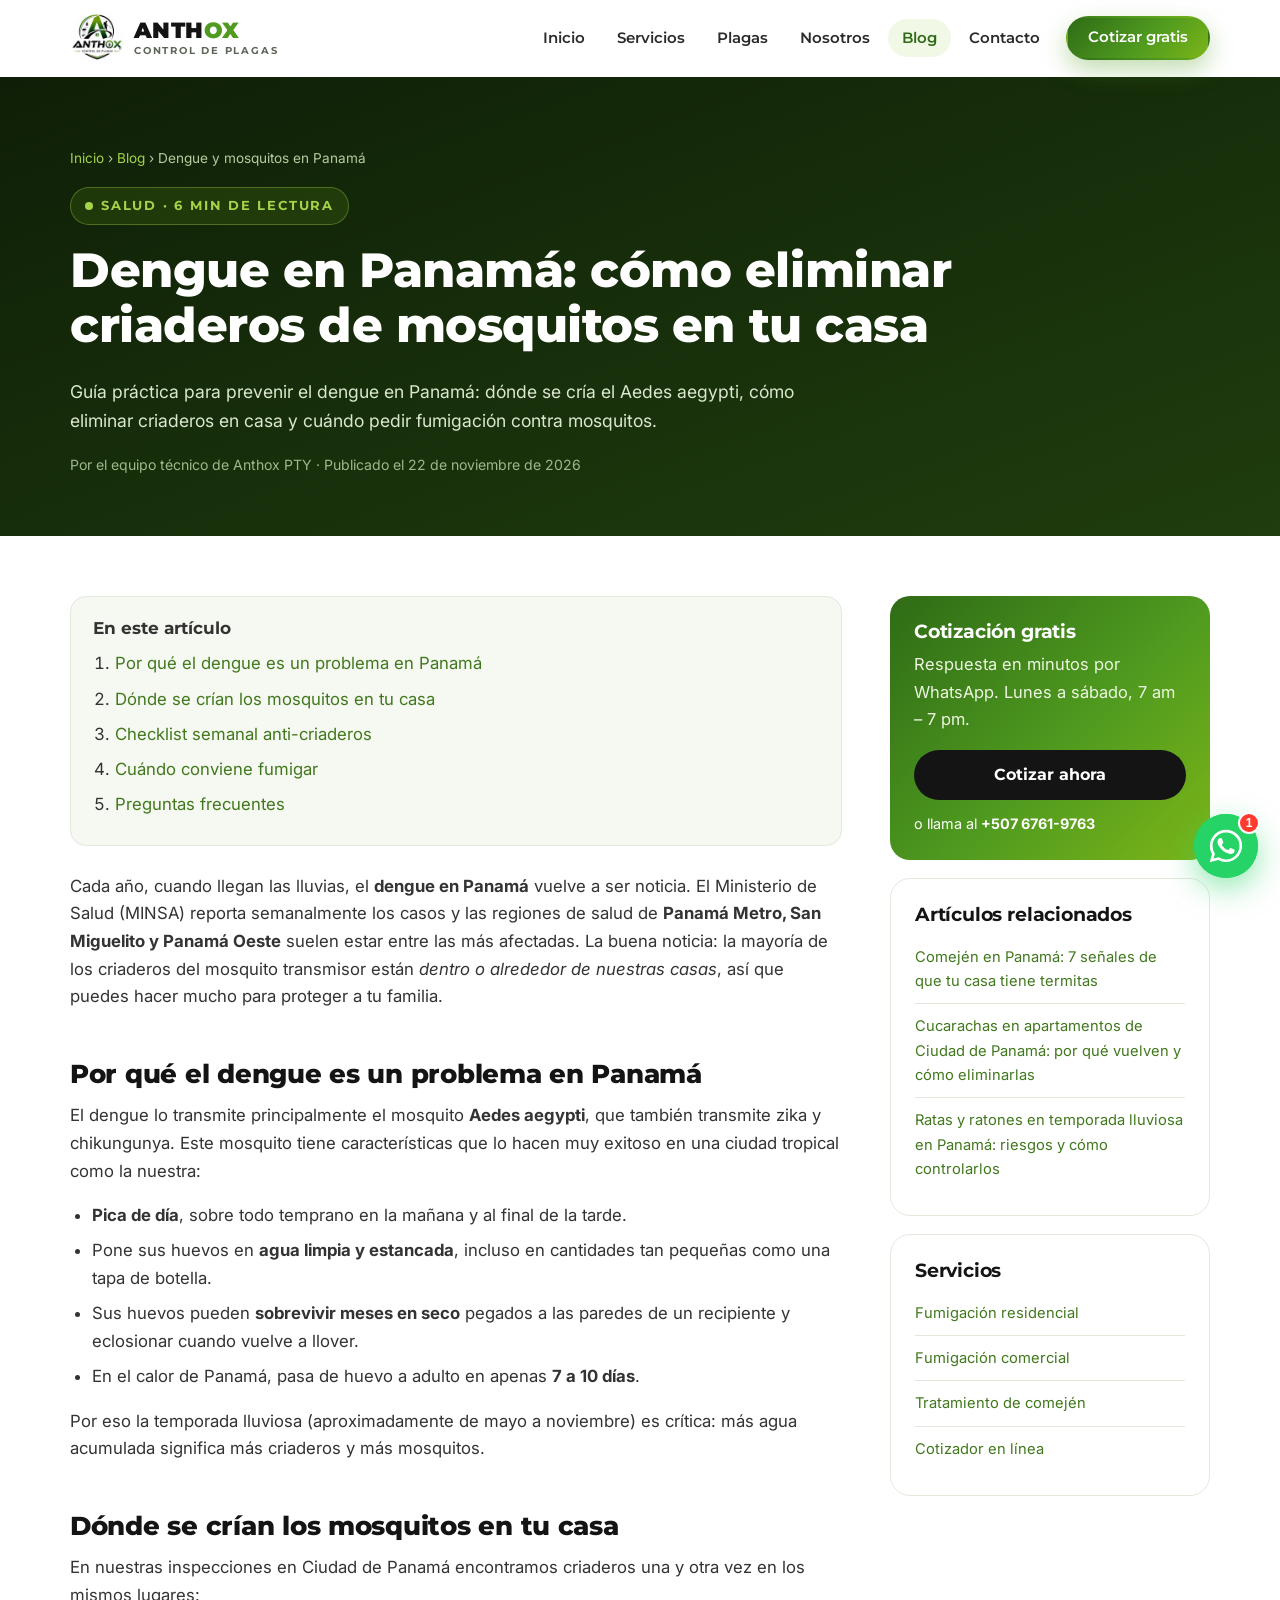
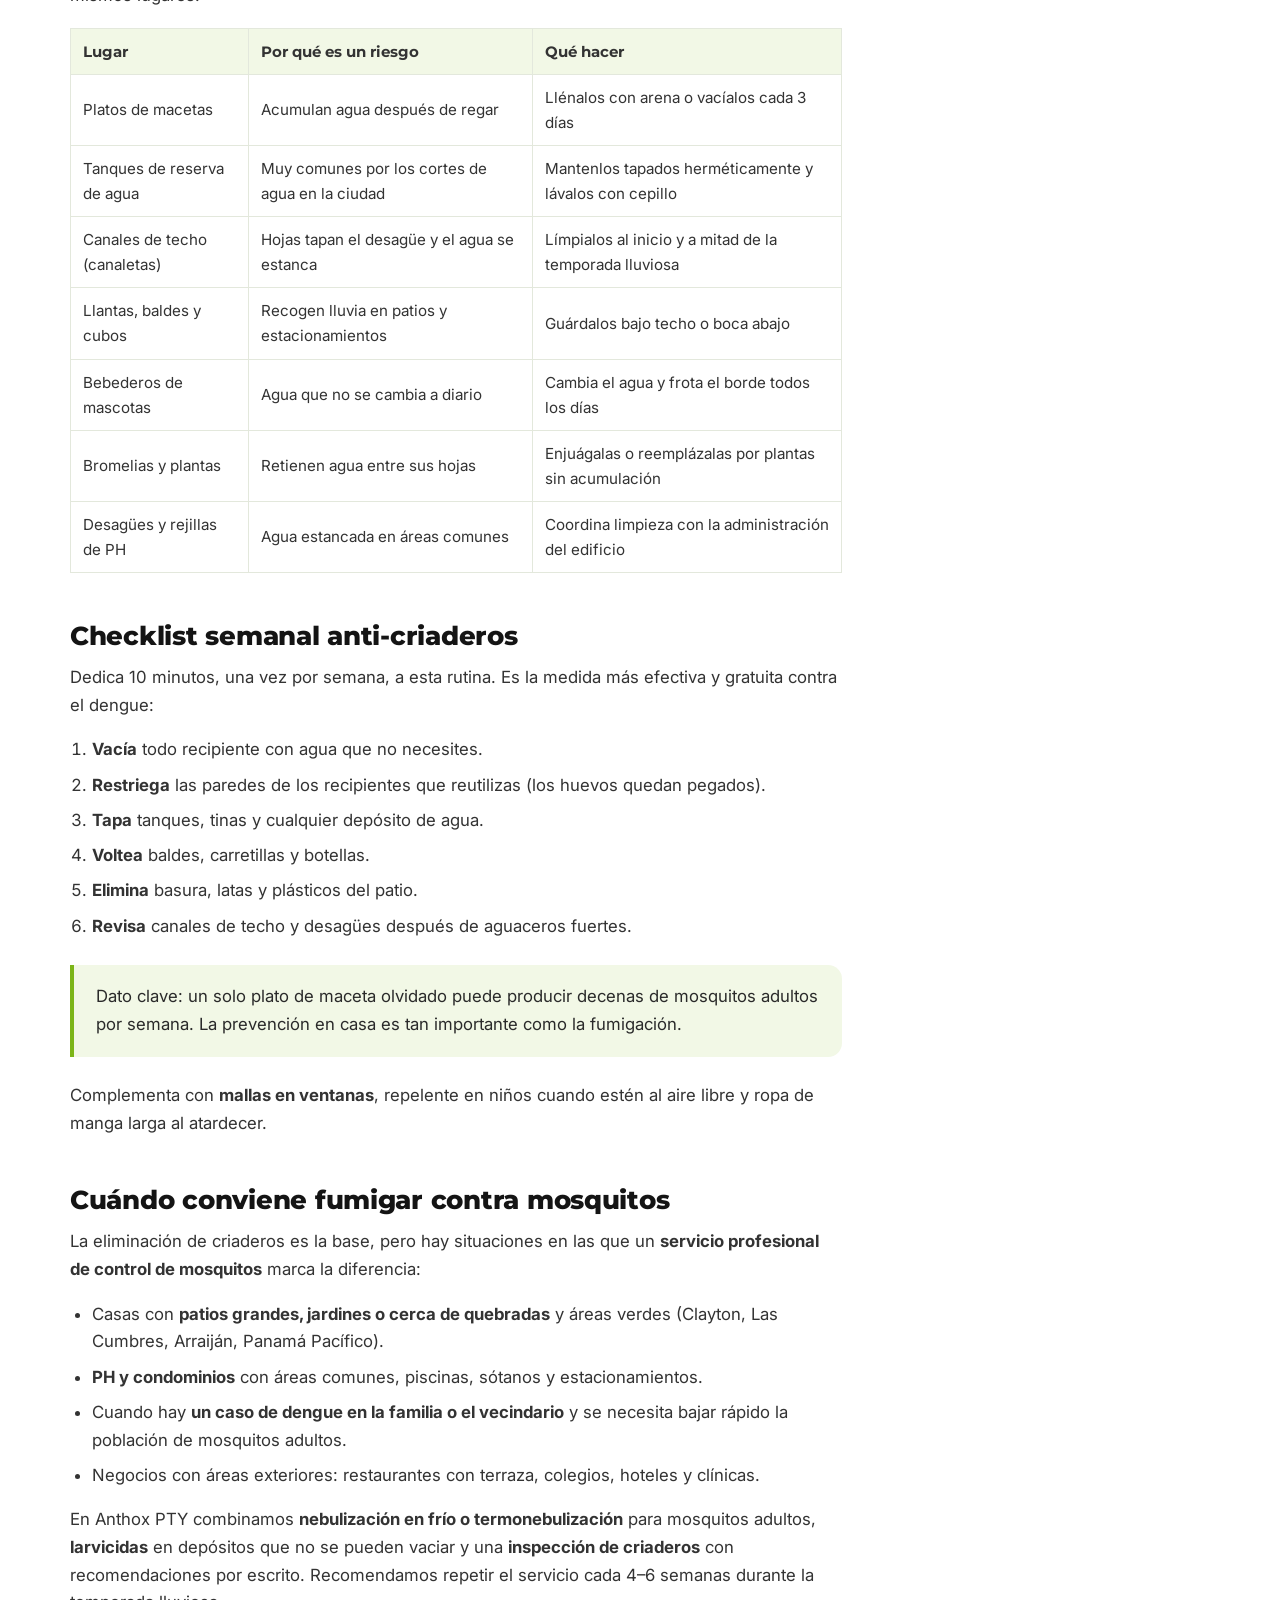
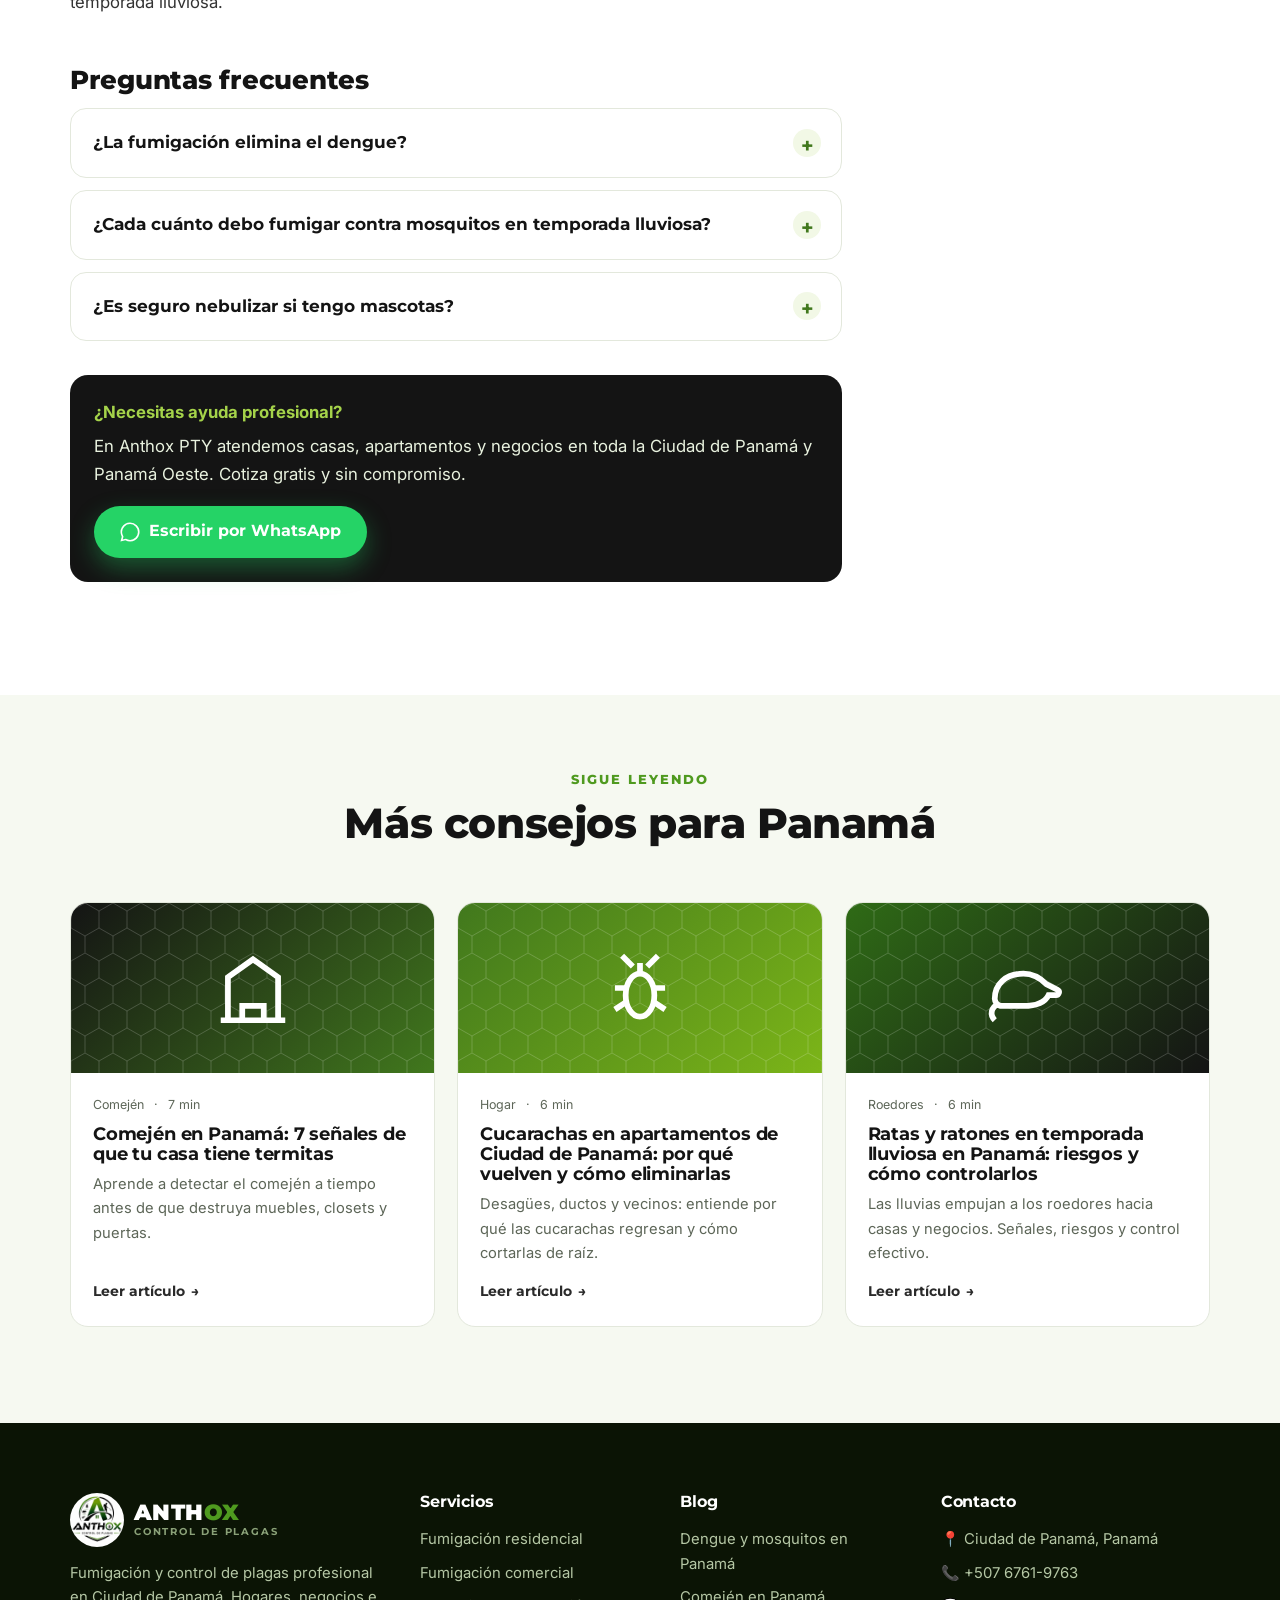
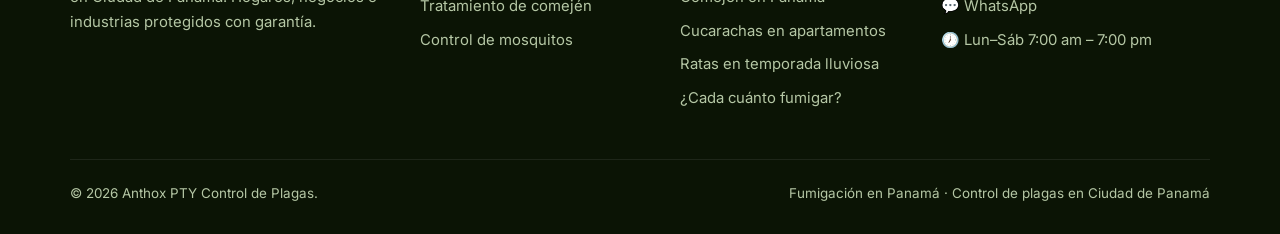
<file: blog/dengue-mosquitos-aedes-panama.html>
<!DOCTYPE html>
<html lang="es-PA" data-root="../">
<head>
  <meta charset="UTF-8">
  <meta name="viewport" content="width=device-width, initial-scale=1">
  <title>Dengue en Panamá: Cómo Eliminar Criaderos de Mosquitos | Anthox PTY</title>
  <meta name="description" content="Guía práctica para prevenir el dengue en Panamá: dónde se cría el Aedes aegypti, cómo eliminar criaderos en casa y cuándo pedir fumigación contra mosquitos.">
  <link rel="canonical" href="https://www.anthoxpty.com/blog/dengue-mosquitos-aedes-panama.html">
  <meta name="robots" content="index, follow, max-image-preview:large">
  <meta name="geo.region" content="PA-8">
  <meta name="geo.placename" content="Ciudad de Panamá">
  <meta name="theme-color" content="#41781d">
  <meta property="og:type" content="article">
  <meta property="og:locale" content="es_PA">
  <meta property="og:site_name" content="Anthox PTY Control de Plagas">
  <meta property="og:title" content="Dengue en Panamá: Cómo Eliminar Criaderos de Mosquitos | Anthox PTY">
  <meta property="og:description" content="Guía práctica para prevenir el dengue en Panamá: dónde se cría el Aedes aegypti, cómo eliminar criaderos en casa y cuándo pedir fumigación contra mosquitos.">
  <meta property="og:url" content="https://www.anthoxpty.com/blog/dengue-mosquitos-aedes-panama.html">
  <meta property="og:image" content="https://www.anthoxpty.com/assets/img/anthox-logo.jpg">
  <meta name="twitter:card" content="summary_large_image">
  <link rel="icon" type="image/png" href="../favicon.png">
  <link rel="apple-touch-icon" href="../assets/img/apple-touch-icon.png">
  <link rel="preconnect" href="https://fonts.googleapis.com">
  <link rel="preconnect" href="https://fonts.gstatic.com" crossorigin>
  <link href="https://fonts.googleapis.com/css2?family=Inter:wght@400;500;600;700&family=Montserrat:wght@600;700;800;900&display=swap" rel="stylesheet">
  <link rel="stylesheet" href="../css/styles.css">
  <script type="application/ld+json">
{
  "@context": "https://schema.org",
  "@type": "BlogPosting",
  "headline": "Dengue en Panamá: cómo eliminar criaderos de mosquitos en tu casa",
  "description": "Guía práctica para prevenir el dengue en Panamá: dónde se cría el Aedes aegypti, cómo eliminar criaderos en casa y cuándo pedir fumigación contra mosquitos.",
  "datePublished": "2026-11-22",
  "dateModified": "2026-11-22",
  "inLanguage": "es-PA",
  "mainEntityOfPage": "https://www.anthoxpty.com/blog/dengue-mosquitos-aedes-panama.html",
  "image": "https://www.anthoxpty.com/assets/img/anthox-logo.jpg",
  "author": {
    "@type": "Organization",
    "name": "Equipo técnico Anthox PTY",
    "url": "https://www.anthoxpty.com/"
  },
  "publisher": {
    "@type": "Organization",
    "name": "Anthox PTY Control de Plagas",
    "logo": {
      "@type": "ImageObject",
      "url": "https://www.anthoxpty.com/assets/img/anthox-logo.jpg"
    }
  },
  "about": [
    "dengue Panamá",
    "fumigación de mosquitos Panamá",
    "Aedes aegypti",
    "criaderos de mosquitos",
    "control de mosquitos Ciudad de Panamá"
  ],
  "keywords": "dengue Panamá, fumigación de mosquitos Panamá, Aedes aegypti, criaderos de mosquitos, control de mosquitos Ciudad de Panamá",
  "spatialCoverage": {
    "@type": "Place",
    "name": "Ciudad de Panamá, Panamá"
  }
}
  </script>
  <script type="application/ld+json">
{
  "@context": "https://schema.org",
  "@type": "BreadcrumbList",
  "itemListElement": [
    {
      "@type": "ListItem",
      "position": 1,
      "name": "Inicio",
      "item": "https://www.anthoxpty.com/"
    },
    {
      "@type": "ListItem",
      "position": 2,
      "name": "Blog",
      "item": "https://www.anthoxpty.com/blog/"
    },
    {
      "@type": "ListItem",
      "position": 3,
      "name": "Dengue y mosquitos en Panamá",
      "item": "https://www.anthoxpty.com/blog/dengue-mosquitos-aedes-panama.html"
    }
  ]
}
  </script>
  <script type="application/ld+json">
{
  "@context": "https://schema.org",
  "@type": "FAQPage",
  "mainEntity": [
    {
      "@type": "Question",
      "name": "¿La fumigación elimina el dengue?",
      "acceptedAnswer": {
        "@type": "Answer",
        "text": "La fumigación reduce la población de mosquitos adultos que pueden transmitir el virus, pero debe combinarse con la eliminación de criaderos para que el efecto dure."
      }
    },
    {
      "@type": "Question",
      "name": "¿Cada cuánto debo fumigar contra mosquitos en temporada lluviosa?",
      "acceptedAnswer": {
        "@type": "Answer",
        "text": "En casas con patio o áreas verdes recomendamos cada 4 a 6 semanas entre mayo y noviembre, además de la limpieza semanal de criaderos."
      }
    },
    {
      "@type": "Question",
      "name": "¿Es seguro nebulizar si tengo mascotas?",
      "acceptedAnswer": {
        "@type": "Answer",
        "text": "Sí, siguiendo las indicaciones del técnico: retirar mascotas y sus platos de comida durante la aplicación y regresar cuando el producto haya secado."
      }
    }
  ]
}
  </script>
</head>
<body>
<div class="progress" aria-hidden="true"></div>
<a class="skip-link" href="#main">Saltar al contenido</a>
<header class="header">
  <div class="container">
    <a class="brand" href="../" aria-label="Anthox PTY – inicio">
      <img src="../assets/img/favicon-512.png" alt="Logo de Anthox PTY Control de Plagas" width="54" height="54">
      <span class="brand-text">ANTH<span>OX</span><small>CONTROL DE PLAGAS</small></span>
    </a>
    <nav class="nav" aria-label="Principal">
      <ul>
        <li><a href="../">Inicio</a></li>
        <li><a href="../#servicios">Servicios</a></li>
        <li><a href="../#plagas">Plagas</a></li>
        <li><a href="../#nosotros">Nosotros</a></li>
        <li><a class="active" href="./">Blog</a></li>
        <li><a href="../#contacto">Contacto</a></li>
        <li><a class="btn btn-primary" href="../#cotizar">Cotizar gratis</a></li>
      </ul>
    </nav>
    <button class="menu-toggle" type="button" aria-label="Abrir menú" aria-expanded="false"><span></span></button>
  </div>
</header>
<main id="main">

<section class="article-hero">
  <div class="container">
    <nav class="breadcrumb" aria-label="Ruta"><a href="../">Inicio</a> › <a href="./">Blog</a> › Dengue y mosquitos en Panamá</nav>
    <span class="eyebrow"><span class="dot"></span> Salud · 6 min de lectura</span>
    <h1>Dengue en Panamá: cómo eliminar criaderos de mosquitos en tu casa</h1>
    <p style="max-width:760px;font-size:1.1rem">Guía práctica para prevenir el dengue en Panamá: dónde se cría el Aedes aegypti, cómo eliminar criaderos en casa y cuándo pedir fumigación contra mosquitos.</p>
    <p style="font-size:.88rem;color:#9fb88a;margin:0">Por el equipo técnico de Anthox PTY · Publicado el <time datetime="2026-11-22">22 de noviembre de 2026</time></p>
  </div>
</section>
<div class="container article-layout">
  <article class="prose">
    <nav class="toc" aria-label="Contenido"><strong>En este artículo</strong><ol><li><a href="#por-que">Por qué el dengue es un problema en Panamá</a></li><li><a href="#donde">Dónde se crían los mosquitos en tu casa</a></li><li><a href="#checklist">Checklist semanal anti-criaderos</a></li><li><a href="#fumigacion">Cuándo conviene fumigar</a></li><li><a href="#preguntas">Preguntas frecuentes</a></li></ol></nav>
    
<p>Cada año, cuando llegan las lluvias, el <strong>dengue en Panamá</strong> vuelve a ser noticia. El Ministerio de Salud (MINSA) reporta semanalmente los casos y las regiones de salud de <strong>Panamá Metro, San Miguelito y Panamá Oeste</strong> suelen estar entre las más afectadas. La buena noticia: la mayoría de los criaderos del mosquito transmisor están <em>dentro o alrededor de nuestras casas</em>, así que puedes hacer mucho para proteger a tu familia.</p>

<h2 id="por-que">Por qué el dengue es un problema en Panamá</h2>
<p>El dengue lo transmite principalmente el mosquito <strong>Aedes aegypti</strong>, que también transmite zika y chikungunya. Este mosquito tiene características que lo hacen muy exitoso en una ciudad tropical como la nuestra:</p>
<ul>
  <li><strong>Pica de día</strong>, sobre todo temprano en la mañana y al final de la tarde.</li>
  <li>Pone sus huevos en <strong>agua limpia y estancada</strong>, incluso en cantidades tan pequeñas como una tapa de botella.</li>
  <li>Sus huevos pueden <strong>sobrevivir meses en seco</strong> pegados a las paredes de un recipiente y eclosionar cuando vuelve a llover.</li>
  <li>En el calor de Panamá, pasa de huevo a adulto en apenas <strong>7 a 10 días</strong>.</li>
</ul>
<p>Por eso la temporada lluviosa (aproximadamente de mayo a noviembre) es crítica: más agua acumulada significa más criaderos y más mosquitos.</p>

<h2 id="donde">Dónde se crían los mosquitos en tu casa</h2>
<p>En nuestras inspecciones en Ciudad de Panamá encontramos criaderos una y otra vez en los mismos lugares:</p>
<table>
  <thead><tr><th>Lugar</th><th>Por qué es un riesgo</th><th>Qué hacer</th></tr></thead>
  <tbody>
    <tr><td>Platos de macetas</td><td>Acumulan agua después de regar</td><td>Llénalos con arena o vacíalos cada 3 días</td></tr>
    <tr><td>Tanques de reserva de agua</td><td>Muy comunes por los cortes de agua en la ciudad</td><td>Mantenlos tapados herméticamente y lávalos con cepillo</td></tr>
    <tr><td>Canales de techo (canaletas)</td><td>Hojas tapan el desagüe y el agua se estanca</td><td>Límpialos al inicio y a mitad de la temporada lluviosa</td></tr>
    <tr><td>Llantas, baldes y cubos</td><td>Recogen lluvia en patios y estacionamientos</td><td>Guárdalos bajo techo o boca abajo</td></tr>
    <tr><td>Bebederos de mascotas</td><td>Agua que no se cambia a diario</td><td>Cambia el agua y frota el borde todos los días</td></tr>
    <tr><td>Bromelias y plantas</td><td>Retienen agua entre sus hojas</td><td>Enjuágalas o reemplázalas por plantas sin acumulación</td></tr>
    <tr><td>Desagües y rejillas de PH</td><td>Agua estancada en áreas comunes</td><td>Coordina limpieza con la administración del edificio</td></tr>
  </tbody>
</table>

<h2 id="checklist">Checklist semanal anti-criaderos</h2>
<p>Dedica 10 minutos, una vez por semana, a esta rutina. Es la medida más efectiva y gratuita contra el dengue:</p>
<ol>
  <li><strong>Vacía</strong> todo recipiente con agua que no necesites.</li>
  <li><strong>Restriega</strong> las paredes de los recipientes que reutilizas (los huevos quedan pegados).</li>
  <li><strong>Tapa</strong> tanques, tinas y cualquier depósito de agua.</li>
  <li><strong>Voltea</strong> baldes, carretillas y botellas.</li>
  <li><strong>Elimina</strong> basura, latas y plásticos del patio.</li>
  <li><strong>Revisa</strong> canales de techo y desagües después de aguaceros fuertes.</li>
</ol>
<blockquote>Dato clave: un solo plato de maceta olvidado puede producir decenas de mosquitos adultos por semana. La prevención en casa es tan importante como la fumigación.</blockquote>
<p>Complementa con <strong>mallas en ventanas</strong>, repelente en niños cuando estén al aire libre y ropa de manga larga al atardecer.</p>

<h2 id="fumigacion">Cuándo conviene fumigar contra mosquitos</h2>
<p>La eliminación de criaderos es la base, pero hay situaciones en las que un <strong>servicio profesional de control de mosquitos</strong> marca la diferencia:</p>
<ul>
  <li>Casas con <strong>patios grandes, jardines o cerca de quebradas</strong> y áreas verdes (Clayton, Las Cumbres, Arraiján, Panamá Pacífico).</li>
  <li><strong>PH y condominios</strong> con áreas comunes, piscinas, sótanos y estacionamientos.</li>
  <li>Cuando hay <strong>un caso de dengue en la familia o el vecindario</strong> y se necesita bajar rápido la población de mosquitos adultos.</li>
  <li>Negocios con áreas exteriores: restaurantes con terraza, colegios, hoteles y clínicas.</li>
</ul>
<p>En Anthox PTY combinamos <strong>nebulización en frío o termonebulización</strong> para mosquitos adultos, <strong>larvicidas</strong> en depósitos que no se pueden vaciar y una <strong>inspección de criaderos</strong> con recomendaciones por escrito. Recomendamos repetir el servicio cada 4–6 semanas durante la temporada lluviosa.</p>

    <h2 id="preguntas">Preguntas frecuentes</h2><div class="faq" style="margin:0"><details><summary>¿La fumigación elimina el dengue?</summary><div>La fumigación reduce la población de mosquitos adultos que pueden transmitir el virus, pero debe combinarse con la eliminación de criaderos para que el efecto dure.</div></details><details><summary>¿Cada cuánto debo fumigar contra mosquitos en temporada lluviosa?</summary><div>En casas con patio o áreas verdes recomendamos cada 4 a 6 semanas entre mayo y noviembre, además de la limpieza semanal de criaderos.</div></details><details><summary>¿Es seguro nebulizar si tengo mascotas?</summary><div>Sí, siguiendo las indicaciones del técnico: retirar mascotas y sus platos de comida durante la aplicación y regresar cuando el producto haya secado.</div></details></div>
    <div class="callout"><strong>¿Necesitas ayuda profesional?</strong><p style="margin:.4em 0 1em">En Anthox PTY atendemos casas, apartamentos y negocios en toda la Ciudad de Panamá y Panamá Oeste. Cotiza gratis y sin compromiso.</p>
      <a class="btn btn-wa" href="#" data-wa="Hola Anthox PTY, leí su artículo sobre dengue y quiero cotizar control de mosquitos."><svg viewBox="0 0 24 24" fill="currentColor" aria-hidden="true"><path d="M12.05 21.5a9.5 9.5 0 0 1-4.84-1.33l-.35-.2-3.6.94.96-3.5-.23-.36A9.48 9.48 0 0 1 2.5 12 9.52 9.52 0 0 1 12.05 2.5 9.45 9.45 0 0 1 21.5 12a9.5 9.5 0 0 1-9.45 9.5zm8.08-17.6A11.4 11.4 0 0 0 12.05.5 11.46 11.46 0 0 0 2.13 17.67L.5 23.5l5.97-1.57A11.44 11.44 0 0 0 23.5 12c0-3.06-1.19-5.94-3.37-8.1z"/></svg> Escribir por WhatsApp</a></div>
  </article>
  <aside class="sidebar">
    <div class="side-card dark"><h3>Cotización gratis</h3><p style="color:#eef7e1">Respuesta en minutos por WhatsApp. Lunes a sábado, 7 am – 7 pm.</p>
      <a class="btn btn-dark" href="#" data-wa="Hola Anthox PTY, leí su artículo sobre dengue y quiero cotizar control de mosquitos." style="width:100%">Cotizar ahora</a>
      <p style="margin:12px 0 0;font-size:.9rem">o llama al <a href="tel:+50767619763" style="color:#fff;font-weight:700">+507 6761-9763</a></p></div>
    <div class="side-card"><h3>Artículos relacionados</h3><ul><li><a href="comejen-termitas-panama.html">Comején en Panamá: 7 señales de que tu casa tiene termitas</a></li><li><a href="cucarachas-apartamentos-ciudad-de-panama.html">Cucarachas en apartamentos de Ciudad de Panamá: por qué vuelven y cómo eliminarlas</a></li><li><a href="ratas-roedores-temporada-lluviosa-panama.html">Ratas y ratones en temporada lluviosa en Panamá: riesgos y cómo controlarlos</a></li></ul></div>
    <div class="side-card"><h3>Servicios</h3><ul><li><a href="../#servicios">Fumigación residencial</a></li><li><a href="../#servicios">Fumigación comercial</a></li><li><a href="../#servicios">Tratamiento de comején</a></li><li><a href="../#estimator">Cotizador en línea</a></li></ul></div>
  </aside>
</div>
<section class="section section-soft" style="padding-top:70px">
  <div class="container">
    <div class="section-head"><span class="kicker">Sigue leyendo</span><h2>Más consejos para Panamá</h2></div>
    <div class="blog-grid"><a class="post-card reveal" href="comejen-termitas-panama.html"><div class="post-thumb t2"><svg viewBox="0 0 24 24" fill="none" stroke="currentColor" stroke-width="1.6"><path d="M3 21h18M5 21V9l7-5 7 5v12"/><path d="M9 21v-4h6v4"/></svg></div><div class="post-body"><div class="post-meta"><span>Comején</span><span>·</span><span>7 min</span></div><h3>Comején en Panamá: 7 señales de que tu casa tiene termitas</h3><p>Aprende a detectar el comején a tiempo antes de que destruya muebles, closets y puertas.</p><span class="link-arrow">Leer artículo</span></div></a><a class="post-card reveal d1" href="cucarachas-apartamentos-ciudad-de-panama.html"><div class="post-thumb t3"><svg viewBox="0 0 24 24" fill="none" stroke="currentColor" stroke-width="1.6"><ellipse cx="12" cy="14" rx="4" ry="6"/><path d="M12 8V5M8 12H5M8 16l-3 2M16 12h3M16 16l3 2M10 6L7 3M14 6l3-3"/></svg></div><div class="post-body"><div class="post-meta"><span>Hogar</span><span>·</span><span>6 min</span></div><h3>Cucarachas en apartamentos de Ciudad de Panamá: por qué vuelven y cómo eliminarlas</h3><p>Desagües, ductos y vecinos: entiende por qué las cucarachas regresan y cómo cortarlas de raíz.</p><span class="link-arrow">Leer artículo</span></div></a><a class="post-card reveal d2" href="ratas-roedores-temporada-lluviosa-panama.html"><div class="post-thumb t4"><svg viewBox="0 0 24 24" fill="none" stroke="currentColor" stroke-width="1.6"><path d="M3 15c0-4 3-7 8-7 3 0 5 1.5 6.5 3l3 1.5c.8.4.4 1.5-.4 1.5H18c-1 2-3.5 3-7 3H5c-1.2 0-2-1-2-2z"/><path d="M4 16.5c-2 .8-2.5 3-1 4.5"/></svg></div><div class="post-body"><div class="post-meta"><span>Roedores</span><span>·</span><span>6 min</span></div><h3>Ratas y ratones en temporada lluviosa en Panamá: riesgos y cómo controlarlos</h3><p>Las lluvias empujan a los roedores hacia casas y negocios. Señales, riesgos y control efectivo.</p><span class="link-arrow">Leer artículo</span></div></a></div>
  </div>
</section>
</main>
<footer class="footer">
  <div class="container">
    <div class="footer-grid">
      <div>
        <a class="brand" href="../"><img src="../assets/img/favicon-512.png" alt="Anthox PTY" width="54" height="54" loading="lazy"><span class="brand-text">ANTH<span>OX</span><small>CONTROL DE PLAGAS</small></span></a>
        <p>Fumigación y control de plagas profesional en Ciudad de Panamá. Hogares, negocios e industrias protegidos con garantía.</p>
      </div>
      <div><h4>Servicios</h4><ul><li><a href="../#servicios">Fumigación residencial</a></li><li><a href="../#servicios">Fumigación comercial</a></li><li><a href="../#servicios">Tratamiento de comején</a></li><li><a href="../#servicios">Control de mosquitos</a></li></ul></div>
      <div><h4>Blog</h4><ul><li><a href="dengue-mosquitos-aedes-panama.html">Dengue y mosquitos en Panamá</a></li><li><a href="comejen-termitas-panama.html">Comején en Panamá</a></li><li><a href="cucarachas-apartamentos-ciudad-de-panama.html">Cucarachas en apartamentos</a></li><li><a href="ratas-roedores-temporada-lluviosa-panama.html">Ratas en temporada lluviosa</a></li><li><a href="cada-cuanto-fumigar-casa-negocio-panama.html">¿Cada cuánto fumigar?</a></li></ul></div>
      <div><h4>Contacto</h4><ul><li>📍 Ciudad de Panamá, Panamá</li><li>📞 <a href="tel:+50767619763">+507 6761-9763</a></li><li>💬 <a href="https://wa.me/50767619763" target="_blank" rel="noopener">WhatsApp</a></li><li>🕖 Lun–Sáb 7:00 am – 7:00 pm</li></ul></div>
    </div>
    <div class="footer-bottom"><span>© <span class="year">2026</span> Anthox PTY Control de Plagas.</span><span>Fumigación en Panamá · Control de plagas en Ciudad de Panamá</span></div>
  </div>
</footer>
<script src="../js/main.js" defer></script>
</body>
</html>
</file>
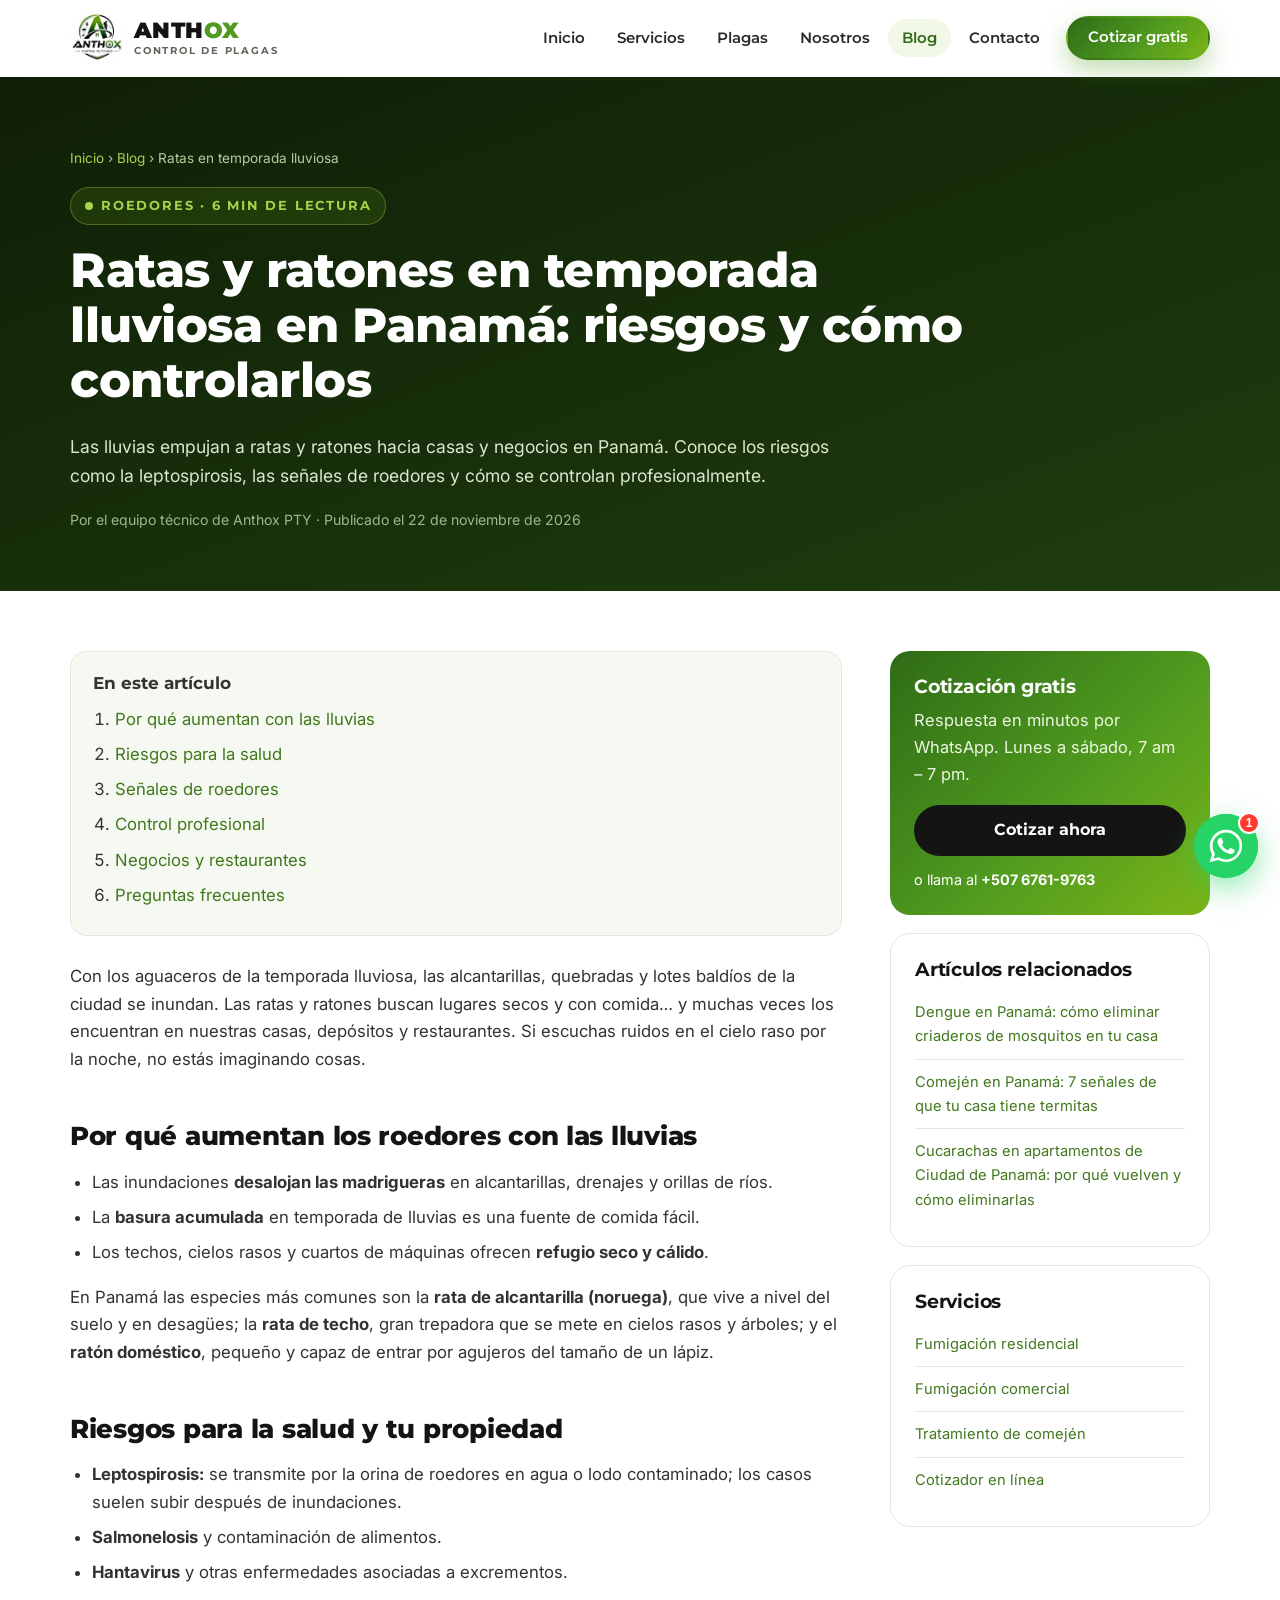
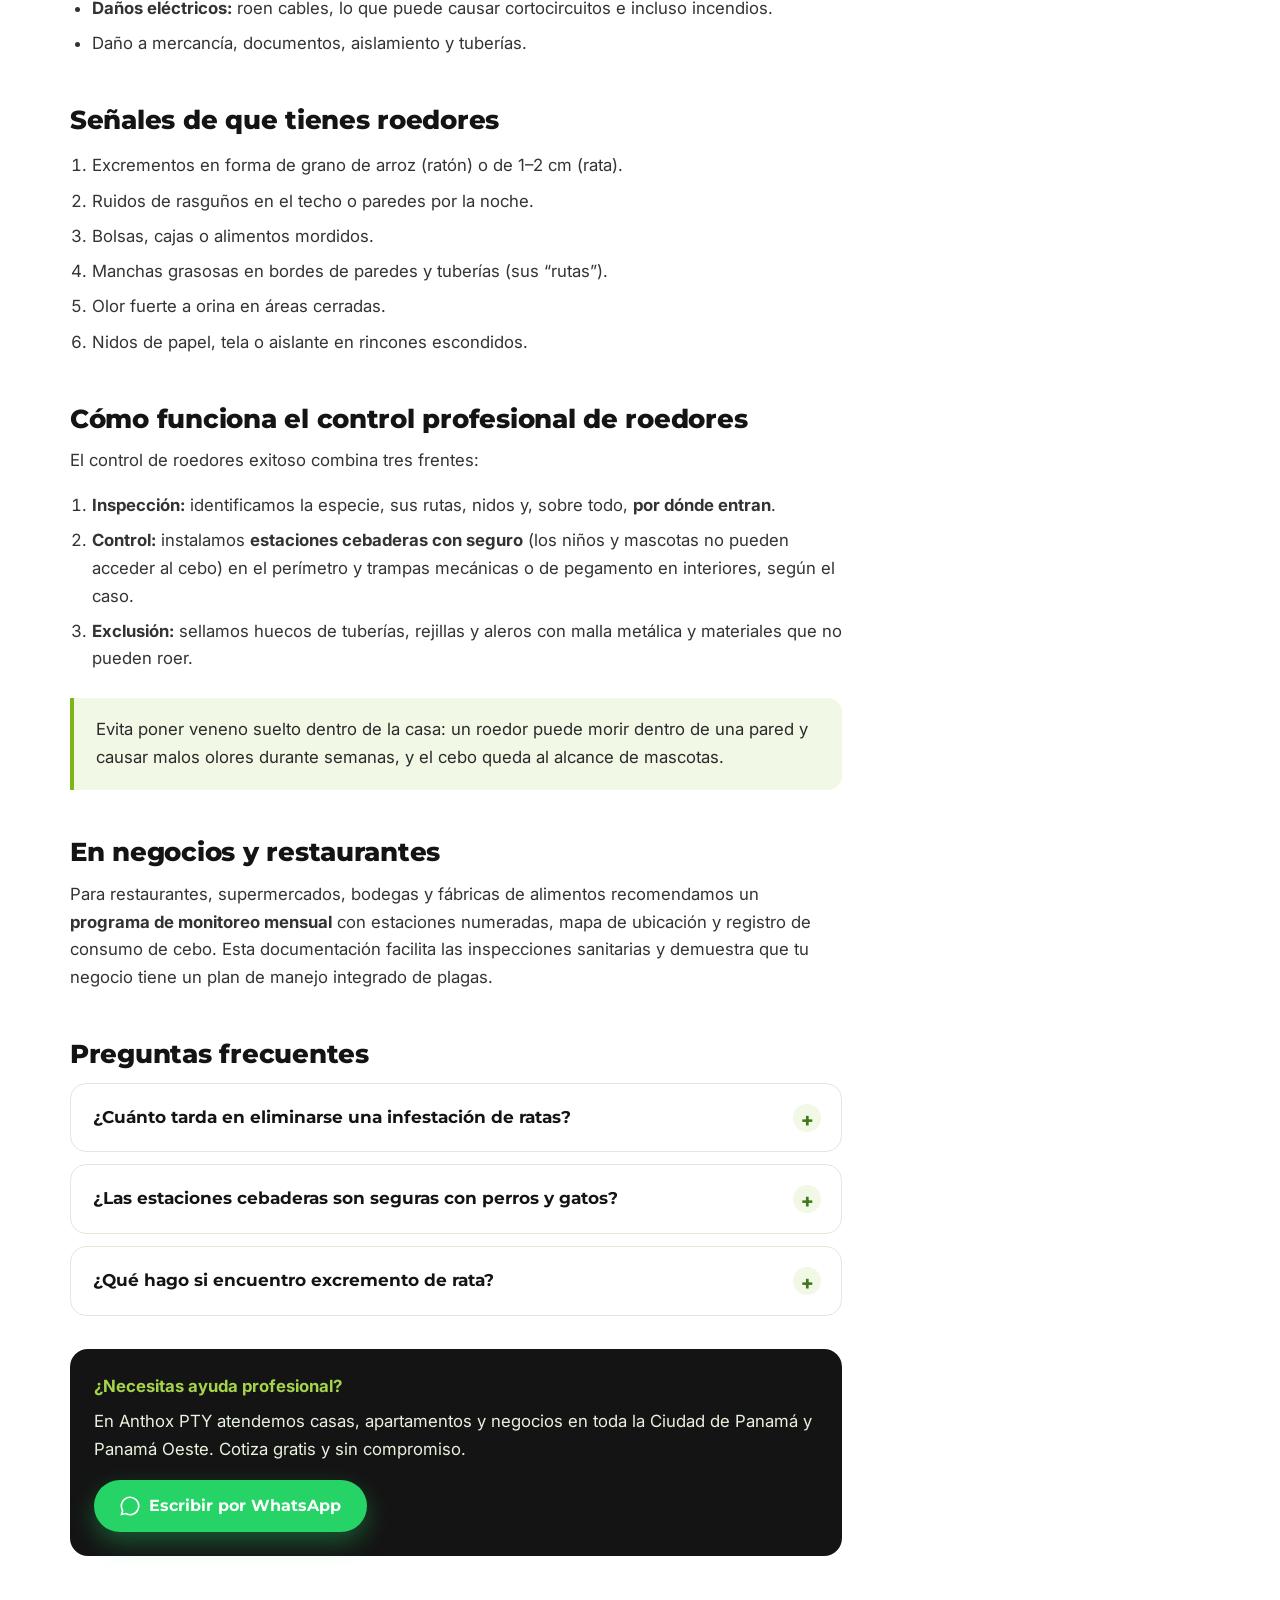
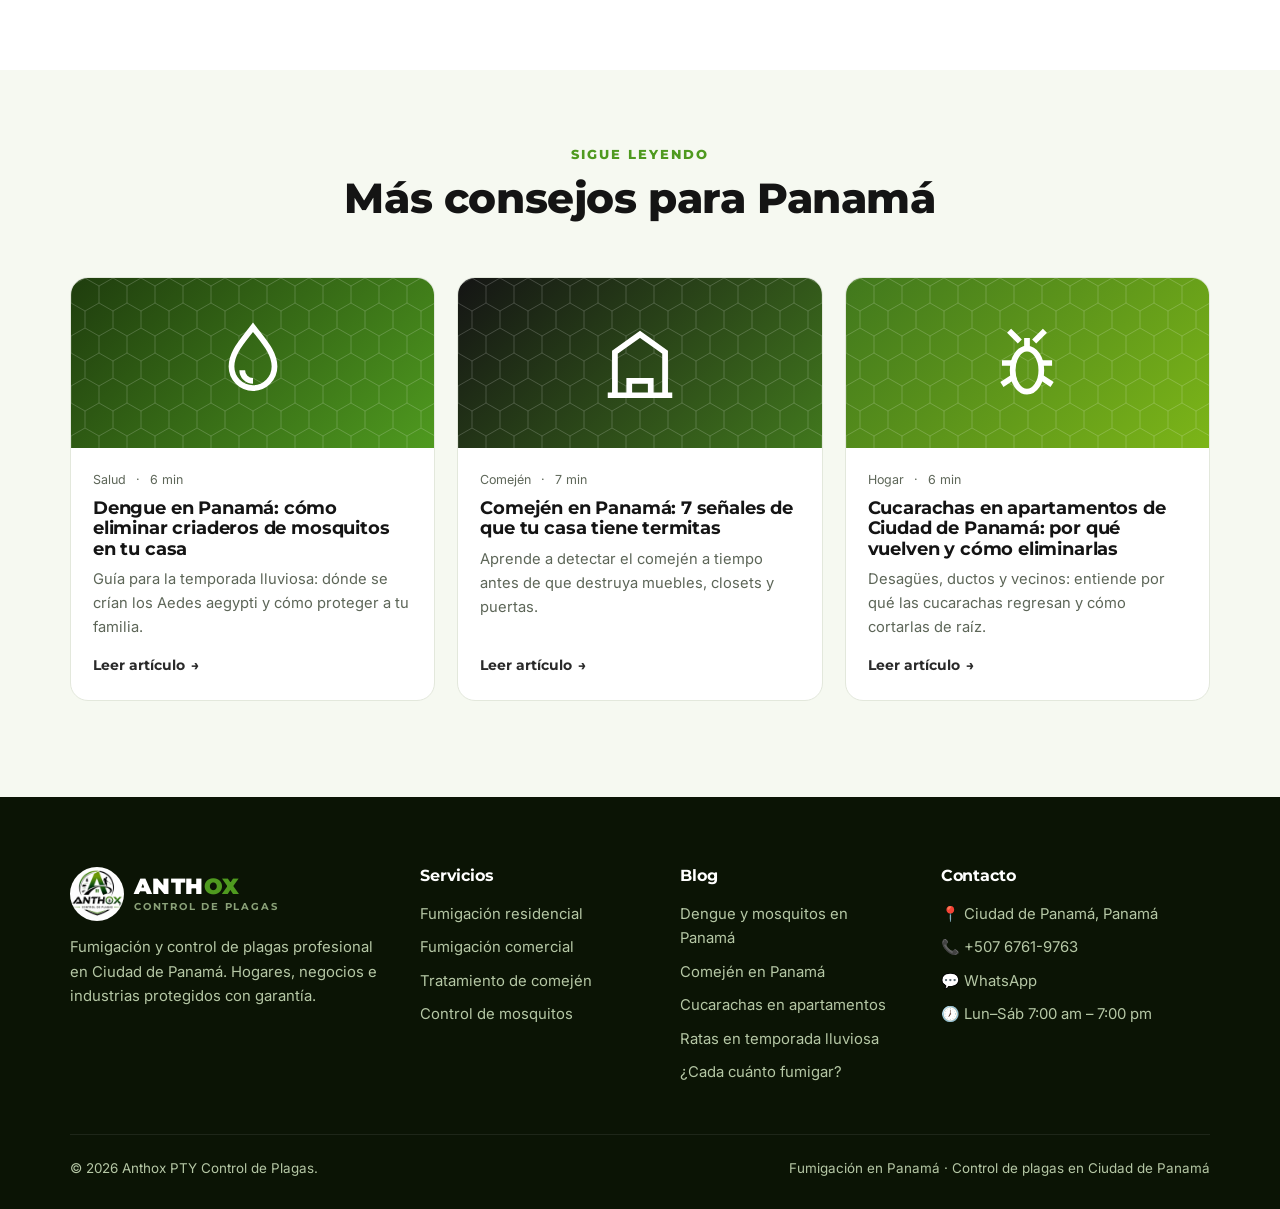
<file: blog/ratas-roedores-temporada-lluviosa-panama.html>
<!DOCTYPE html>
<html lang="es-PA" data-root="../">
<head>
  <meta charset="UTF-8">
  <meta name="viewport" content="width=device-width, initial-scale=1">
  <title>Control de Ratas y Ratones en Panamá: Guía para la Temporada de Lluvias | Anthox PTY</title>
  <meta name="description" content="Las lluvias empujan a ratas y ratones hacia casas y negocios en Panamá. Conoce los riesgos como la leptospirosis, las señales de roedores y cómo se controlan profesionalmente.">
  <link rel="canonical" href="https://www.anthoxpty.com/blog/ratas-roedores-temporada-lluviosa-panama.html">
  <meta name="robots" content="index, follow, max-image-preview:large">
  <meta name="geo.region" content="PA-8">
  <meta name="geo.placename" content="Ciudad de Panamá">
  <meta name="theme-color" content="#41781d">
  <meta property="og:type" content="article">
  <meta property="og:locale" content="es_PA">
  <meta property="og:site_name" content="Anthox PTY Control de Plagas">
  <meta property="og:title" content="Control de Ratas y Ratones en Panamá: Guía para la Temporada de Lluvias | Anthox PTY">
  <meta property="og:description" content="Las lluvias empujan a ratas y ratones hacia casas y negocios en Panamá. Conoce los riesgos como la leptospirosis, las señales de roedores y cómo se controlan profesionalmente.">
  <meta property="og:url" content="https://www.anthoxpty.com/blog/ratas-roedores-temporada-lluviosa-panama.html">
  <meta property="og:image" content="https://www.anthoxpty.com/assets/img/anthox-logo.jpg">
  <meta name="twitter:card" content="summary_large_image">
  <link rel="icon" type="image/png" href="../favicon.png">
  <link rel="apple-touch-icon" href="../assets/img/apple-touch-icon.png">
  <link rel="preconnect" href="https://fonts.googleapis.com">
  <link rel="preconnect" href="https://fonts.gstatic.com" crossorigin>
  <link href="https://fonts.googleapis.com/css2?family=Inter:wght@400;500;600;700&family=Montserrat:wght@600;700;800;900&display=swap" rel="stylesheet">
  <link rel="stylesheet" href="../css/styles.css">
  <script type="application/ld+json">
{
  "@context": "https://schema.org",
  "@type": "BlogPosting",
  "headline": "Ratas y ratones en temporada lluviosa en Panamá: riesgos y cómo controlarlos",
  "description": "Las lluvias empujan a ratas y ratones hacia casas y negocios en Panamá. Conoce los riesgos como la leptospirosis, las señales de roedores y cómo se controlan profesionalmente.",
  "datePublished": "2026-11-22",
  "dateModified": "2026-11-22",
  "inLanguage": "es-PA",
  "mainEntityOfPage": "https://www.anthoxpty.com/blog/ratas-roedores-temporada-lluviosa-panama.html",
  "image": "https://www.anthoxpty.com/assets/img/anthox-logo.jpg",
  "author": {
    "@type": "Organization",
    "name": "Equipo técnico Anthox PTY",
    "url": "https://www.anthoxpty.com/"
  },
  "publisher": {
    "@type": "Organization",
    "name": "Anthox PTY Control de Plagas",
    "logo": {
      "@type": "ImageObject",
      "url": "https://www.anthoxpty.com/assets/img/anthox-logo.jpg"
    }
  },
  "about": [
    "control de roedores Panamá",
    "ratas Panamá",
    "exterminador de ratas Ciudad de Panamá",
    "leptospirosis Panamá",
    "ratones en casa"
  ],
  "keywords": "control de roedores Panamá, ratas Panamá, exterminador de ratas Ciudad de Panamá, leptospirosis Panamá, ratones en casa",
  "spatialCoverage": {
    "@type": "Place",
    "name": "Ciudad de Panamá, Panamá"
  }
}
  </script>
  <script type="application/ld+json">
{
  "@context": "https://schema.org",
  "@type": "BreadcrumbList",
  "itemListElement": [
    {
      "@type": "ListItem",
      "position": 1,
      "name": "Inicio",
      "item": "https://www.anthoxpty.com/"
    },
    {
      "@type": "ListItem",
      "position": 2,
      "name": "Blog",
      "item": "https://www.anthoxpty.com/blog/"
    },
    {
      "@type": "ListItem",
      "position": 3,
      "name": "Ratas en temporada lluviosa",
      "item": "https://www.anthoxpty.com/blog/ratas-roedores-temporada-lluviosa-panama.html"
    }
  ]
}
  </script>
  <script type="application/ld+json">
{
  "@context": "https://schema.org",
  "@type": "FAQPage",
  "mainEntity": [
    {
      "@type": "Question",
      "name": "¿Cuánto tarda en eliminarse una infestación de ratas?",
      "acceptedAnswer": {
        "@type": "Answer",
        "text": "Con estaciones cebaderas y exclusión, la actividad suele bajar notablemente en 1 a 3 semanas, según el tamaño de la población y las fuentes de comida."
      }
    },
    {
      "@type": "Question",
      "name": "¿Las estaciones cebaderas son seguras con perros y gatos?",
      "acceptedAnswer": {
        "@type": "Answer",
        "text": "Sí, usamos estaciones con cerradura diseñadas para que solo entren roedores, y las colocamos en lugares estratégicos."
      }
    },
    {
      "@type": "Question",
      "name": "¿Qué hago si encuentro excremento de rata?",
      "acceptedAnswer": {
        "@type": "Answer",
        "text": "No lo barras en seco. Humedécelo con cloro diluido, usa guantes y mascarilla, recógelo con papel y desinfecta la zona."
      }
    }
  ]
}
  </script>
</head>
<body>
<div class="progress" aria-hidden="true"></div>
<a class="skip-link" href="#main">Saltar al contenido</a>
<header class="header">
  <div class="container">
    <a class="brand" href="../" aria-label="Anthox PTY – inicio">
      <img src="../assets/img/favicon-512.png" alt="Logo de Anthox PTY Control de Plagas" width="54" height="54">
      <span class="brand-text">ANTH<span>OX</span><small>CONTROL DE PLAGAS</small></span>
    </a>
    <nav class="nav" aria-label="Principal">
      <ul>
        <li><a href="../">Inicio</a></li>
        <li><a href="../#servicios">Servicios</a></li>
        <li><a href="../#plagas">Plagas</a></li>
        <li><a href="../#nosotros">Nosotros</a></li>
        <li><a class="active" href="./">Blog</a></li>
        <li><a href="../#contacto">Contacto</a></li>
        <li><a class="btn btn-primary" href="../#cotizar">Cotizar gratis</a></li>
      </ul>
    </nav>
    <button class="menu-toggle" type="button" aria-label="Abrir menú" aria-expanded="false"><span></span></button>
  </div>
</header>
<main id="main">

<section class="article-hero">
  <div class="container">
    <nav class="breadcrumb" aria-label="Ruta"><a href="../">Inicio</a> › <a href="./">Blog</a> › Ratas en temporada lluviosa</nav>
    <span class="eyebrow"><span class="dot"></span> Roedores · 6 min de lectura</span>
    <h1>Ratas y ratones en temporada lluviosa en Panamá: riesgos y cómo controlarlos</h1>
    <p style="max-width:760px;font-size:1.1rem">Las lluvias empujan a ratas y ratones hacia casas y negocios en Panamá. Conoce los riesgos como la leptospirosis, las señales de roedores y cómo se controlan profesionalmente.</p>
    <p style="font-size:.88rem;color:#9fb88a;margin:0">Por el equipo técnico de Anthox PTY · Publicado el <time datetime="2026-11-22">22 de noviembre de 2026</time></p>
  </div>
</section>
<div class="container article-layout">
  <article class="prose">
    <nav class="toc" aria-label="Contenido"><strong>En este artículo</strong><ol><li><a href="#por-que">Por qué aumentan con las lluvias</a></li><li><a href="#riesgos">Riesgos para la salud</a></li><li><a href="#senales">Señales de roedores</a></li><li><a href="#control">Control profesional</a></li><li><a href="#negocios">Negocios y restaurantes</a></li><li><a href="#preguntas">Preguntas frecuentes</a></li></ol></nav>
    
<p>Con los aguaceros de la temporada lluviosa, las alcantarillas, quebradas y lotes baldíos de la ciudad se inundan. Las ratas y ratones buscan lugares secos y con comida… y muchas veces los encuentran en nuestras casas, depósitos y restaurantes. Si escuchas ruidos en el cielo raso por la noche, no estás imaginando cosas.</p>

<h2 id="por-que">Por qué aumentan los roedores con las lluvias</h2>
<ul>
  <li>Las inundaciones <strong>desalojan las madrigueras</strong> en alcantarillas, drenajes y orillas de ríos.</li>
  <li>La <strong>basura acumulada</strong> en temporada de lluvias es una fuente de comida fácil.</li>
  <li>Los techos, cielos rasos y cuartos de máquinas ofrecen <strong>refugio seco y cálido</strong>.</li>
</ul>
<p>En Panamá las especies más comunes son la <strong>rata de alcantarilla (noruega)</strong>, que vive a nivel del suelo y en desagües; la <strong>rata de techo</strong>, gran trepadora que se mete en cielos rasos y árboles; y el <strong>ratón doméstico</strong>, pequeño y capaz de entrar por agujeros del tamaño de un lápiz.</p>

<h2 id="riesgos">Riesgos para la salud y tu propiedad</h2>
<ul>
  <li><strong>Leptospirosis:</strong> se transmite por la orina de roedores en agua o lodo contaminado; los casos suelen subir después de inundaciones.</li>
  <li><strong>Salmonelosis</strong> y contaminación de alimentos.</li>
  <li><strong>Hantavirus</strong> y otras enfermedades asociadas a excrementos.</li>
  <li><strong>Daños eléctricos:</strong> roen cables, lo que puede causar cortocircuitos e incluso incendios.</li>
  <li>Daño a mercancía, documentos, aislamiento y tuberías.</li>
</ul>

<h2 id="senales">Señales de que tienes roedores</h2>
<ol>
  <li>Excrementos en forma de grano de arroz (ratón) o de 1–2 cm (rata).</li>
  <li>Ruidos de rasguños en el techo o paredes por la noche.</li>
  <li>Bolsas, cajas o alimentos mordidos.</li>
  <li>Manchas grasosas en bordes de paredes y tuberías (sus “rutas”).</li>
  <li>Olor fuerte a orina en áreas cerradas.</li>
  <li>Nidos de papel, tela o aislante en rincones escondidos.</li>
</ol>

<h2 id="control">Cómo funciona el control profesional de roedores</h2>
<p>El control de roedores exitoso combina tres frentes:</p>
<ol>
  <li><strong>Inspección:</strong> identificamos la especie, sus rutas, nidos y, sobre todo, <strong>por dónde entran</strong>.</li>
  <li><strong>Control:</strong> instalamos <strong>estaciones cebaderas con seguro</strong> (los niños y mascotas no pueden acceder al cebo) en el perímetro y trampas mecánicas o de pegamento en interiores, según el caso.</li>
  <li><strong>Exclusión:</strong> sellamos huecos de tuberías, rejillas y aleros con malla metálica y materiales que no pueden roer.</li>
</ol>
<blockquote>Evita poner veneno suelto dentro de la casa: un roedor puede morir dentro de una pared y causar malos olores durante semanas, y el cebo queda al alcance de mascotas.</blockquote>

<h2 id="negocios">En negocios y restaurantes</h2>
<p>Para restaurantes, supermercados, bodegas y fábricas de alimentos recomendamos un <strong>programa de monitoreo mensual</strong> con estaciones numeradas, mapa de ubicación y registro de consumo de cebo. Esta documentación facilita las inspecciones sanitarias y demuestra que tu negocio tiene un plan de manejo integrado de plagas.</p>

    <h2 id="preguntas">Preguntas frecuentes</h2><div class="faq" style="margin:0"><details><summary>¿Cuánto tarda en eliminarse una infestación de ratas?</summary><div>Con estaciones cebaderas y exclusión, la actividad suele bajar notablemente en 1 a 3 semanas, según el tamaño de la población y las fuentes de comida.</div></details><details><summary>¿Las estaciones cebaderas son seguras con perros y gatos?</summary><div>Sí, usamos estaciones con cerradura diseñadas para que solo entren roedores, y las colocamos en lugares estratégicos.</div></details><details><summary>¿Qué hago si encuentro excremento de rata?</summary><div>No lo barras en seco. Humedécelo con cloro diluido, usa guantes y mascarilla, recógelo con papel y desinfecta la zona.</div></details></div>
    <div class="callout"><strong>¿Necesitas ayuda profesional?</strong><p style="margin:.4em 0 1em">En Anthox PTY atendemos casas, apartamentos y negocios en toda la Ciudad de Panamá y Panamá Oeste. Cotiza gratis y sin compromiso.</p>
      <a class="btn btn-wa" href="#" data-wa="Hola Anthox PTY, tengo ratas/ratones y necesito control de roedores."><svg viewBox="0 0 24 24" fill="currentColor" aria-hidden="true"><path d="M12.05 21.5a9.5 9.5 0 0 1-4.84-1.33l-.35-.2-3.6.94.96-3.5-.23-.36A9.48 9.48 0 0 1 2.5 12 9.52 9.52 0 0 1 12.05 2.5 9.45 9.45 0 0 1 21.5 12a9.5 9.5 0 0 1-9.45 9.5zm8.08-17.6A11.4 11.4 0 0 0 12.05.5 11.46 11.46 0 0 0 2.13 17.67L.5 23.5l5.97-1.57A11.44 11.44 0 0 0 23.5 12c0-3.06-1.19-5.94-3.37-8.1z"/></svg> Escribir por WhatsApp</a></div>
  </article>
  <aside class="sidebar">
    <div class="side-card dark"><h3>Cotización gratis</h3><p style="color:#eef7e1">Respuesta en minutos por WhatsApp. Lunes a sábado, 7 am – 7 pm.</p>
      <a class="btn btn-dark" href="#" data-wa="Hola Anthox PTY, tengo ratas/ratones y necesito control de roedores." style="width:100%">Cotizar ahora</a>
      <p style="margin:12px 0 0;font-size:.9rem">o llama al <a href="tel:+50767619763" style="color:#fff;font-weight:700">+507 6761-9763</a></p></div>
    <div class="side-card"><h3>Artículos relacionados</h3><ul><li><a href="dengue-mosquitos-aedes-panama.html">Dengue en Panamá: cómo eliminar criaderos de mosquitos en tu casa</a></li><li><a href="comejen-termitas-panama.html">Comején en Panamá: 7 señales de que tu casa tiene termitas</a></li><li><a href="cucarachas-apartamentos-ciudad-de-panama.html">Cucarachas en apartamentos de Ciudad de Panamá: por qué vuelven y cómo eliminarlas</a></li></ul></div>
    <div class="side-card"><h3>Servicios</h3><ul><li><a href="../#servicios">Fumigación residencial</a></li><li><a href="../#servicios">Fumigación comercial</a></li><li><a href="../#servicios">Tratamiento de comején</a></li><li><a href="../#estimator">Cotizador en línea</a></li></ul></div>
  </aside>
</div>
<section class="section section-soft" style="padding-top:70px">
  <div class="container">
    <div class="section-head"><span class="kicker">Sigue leyendo</span><h2>Más consejos para Panamá</h2></div>
    <div class="blog-grid"><a class="post-card reveal" href="dengue-mosquitos-aedes-panama.html"><div class="post-thumb t1"><svg viewBox="0 0 24 24" fill="none" stroke="currentColor" stroke-width="1.6"><path d="M12 2c-3 4-6 7-6 11a6 6 0 0 0 12 0c0-4-3-7-6-11z"/><path d="M9 14a3 3 0 0 0 3 3"/></svg></div><div class="post-body"><div class="post-meta"><span>Salud</span><span>·</span><span>6 min</span></div><h3>Dengue en Panamá: cómo eliminar criaderos de mosquitos en tu casa</h3><p>Guía para la temporada lluviosa: dónde se crían los Aedes aegypti y cómo proteger a tu familia.</p><span class="link-arrow">Leer artículo</span></div></a><a class="post-card reveal d1" href="comejen-termitas-panama.html"><div class="post-thumb t2"><svg viewBox="0 0 24 24" fill="none" stroke="currentColor" stroke-width="1.6"><path d="M3 21h18M5 21V9l7-5 7 5v12"/><path d="M9 21v-4h6v4"/></svg></div><div class="post-body"><div class="post-meta"><span>Comején</span><span>·</span><span>7 min</span></div><h3>Comején en Panamá: 7 señales de que tu casa tiene termitas</h3><p>Aprende a detectar el comején a tiempo antes de que destruya muebles, closets y puertas.</p><span class="link-arrow">Leer artículo</span></div></a><a class="post-card reveal d2" href="cucarachas-apartamentos-ciudad-de-panama.html"><div class="post-thumb t3"><svg viewBox="0 0 24 24" fill="none" stroke="currentColor" stroke-width="1.6"><ellipse cx="12" cy="14" rx="4" ry="6"/><path d="M12 8V5M8 12H5M8 16l-3 2M16 12h3M16 16l3 2M10 6L7 3M14 6l3-3"/></svg></div><div class="post-body"><div class="post-meta"><span>Hogar</span><span>·</span><span>6 min</span></div><h3>Cucarachas en apartamentos de Ciudad de Panamá: por qué vuelven y cómo eliminarlas</h3><p>Desagües, ductos y vecinos: entiende por qué las cucarachas regresan y cómo cortarlas de raíz.</p><span class="link-arrow">Leer artículo</span></div></a></div>
  </div>
</section>
</main>
<footer class="footer">
  <div class="container">
    <div class="footer-grid">
      <div>
        <a class="brand" href="../"><img src="../assets/img/favicon-512.png" alt="Anthox PTY" width="54" height="54" loading="lazy"><span class="brand-text">ANTH<span>OX</span><small>CONTROL DE PLAGAS</small></span></a>
        <p>Fumigación y control de plagas profesional en Ciudad de Panamá. Hogares, negocios e industrias protegidos con garantía.</p>
      </div>
      <div><h4>Servicios</h4><ul><li><a href="../#servicios">Fumigación residencial</a></li><li><a href="../#servicios">Fumigación comercial</a></li><li><a href="../#servicios">Tratamiento de comején</a></li><li><a href="../#servicios">Control de mosquitos</a></li></ul></div>
      <div><h4>Blog</h4><ul><li><a href="dengue-mosquitos-aedes-panama.html">Dengue y mosquitos en Panamá</a></li><li><a href="comejen-termitas-panama.html">Comején en Panamá</a></li><li><a href="cucarachas-apartamentos-ciudad-de-panama.html">Cucarachas en apartamentos</a></li><li><a href="ratas-roedores-temporada-lluviosa-panama.html">Ratas en temporada lluviosa</a></li><li><a href="cada-cuanto-fumigar-casa-negocio-panama.html">¿Cada cuánto fumigar?</a></li></ul></div>
      <div><h4>Contacto</h4><ul><li>📍 Ciudad de Panamá, Panamá</li><li>📞 <a href="tel:+50767619763">+507 6761-9763</a></li><li>💬 <a href="https://wa.me/50767619763" target="_blank" rel="noopener">WhatsApp</a></li><li>🕖 Lun–Sáb 7:00 am – 7:00 pm</li></ul></div>
    </div>
    <div class="footer-bottom"><span>© <span class="year">2026</span> Anthox PTY Control de Plagas.</span><span>Fumigación en Panamá · Control de plagas en Ciudad de Panamá</span></div>
  </div>
</footer>
<script src="../js/main.js" defer></script>
</body>
</html>
</file>
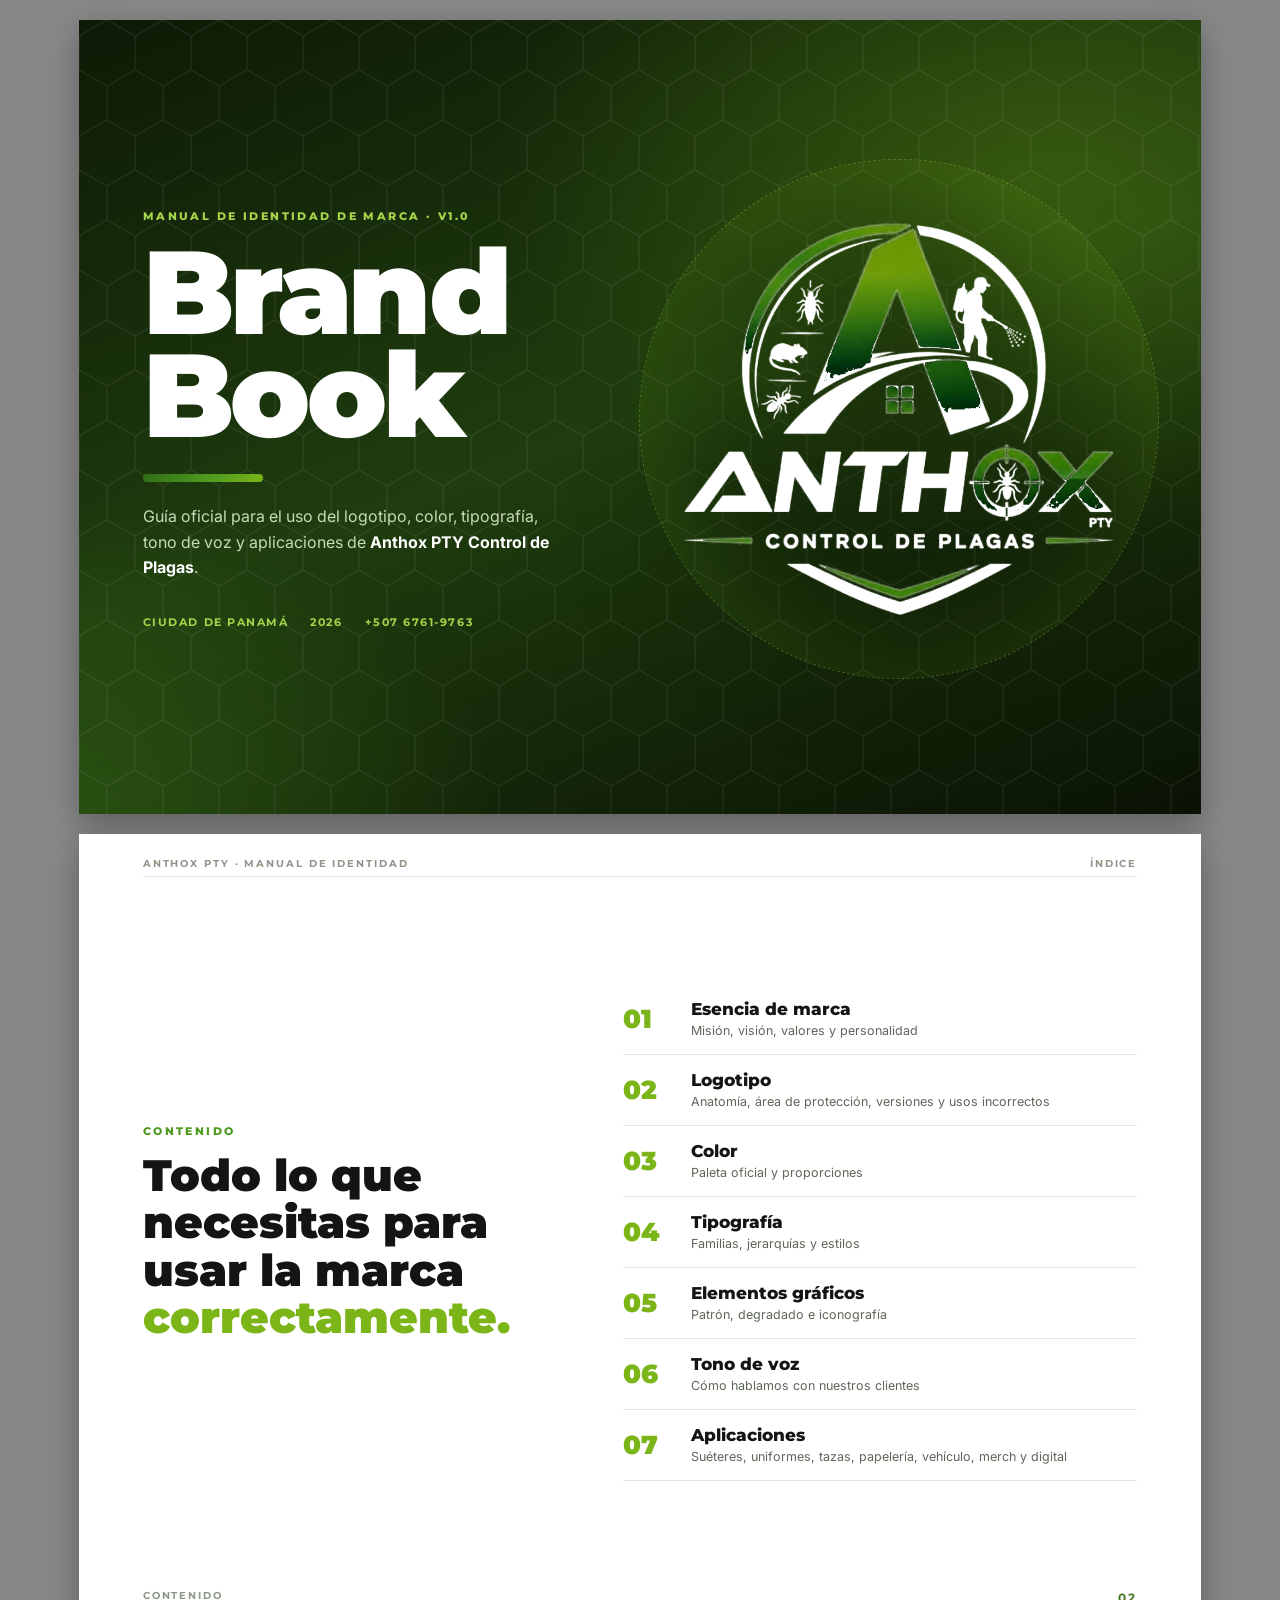
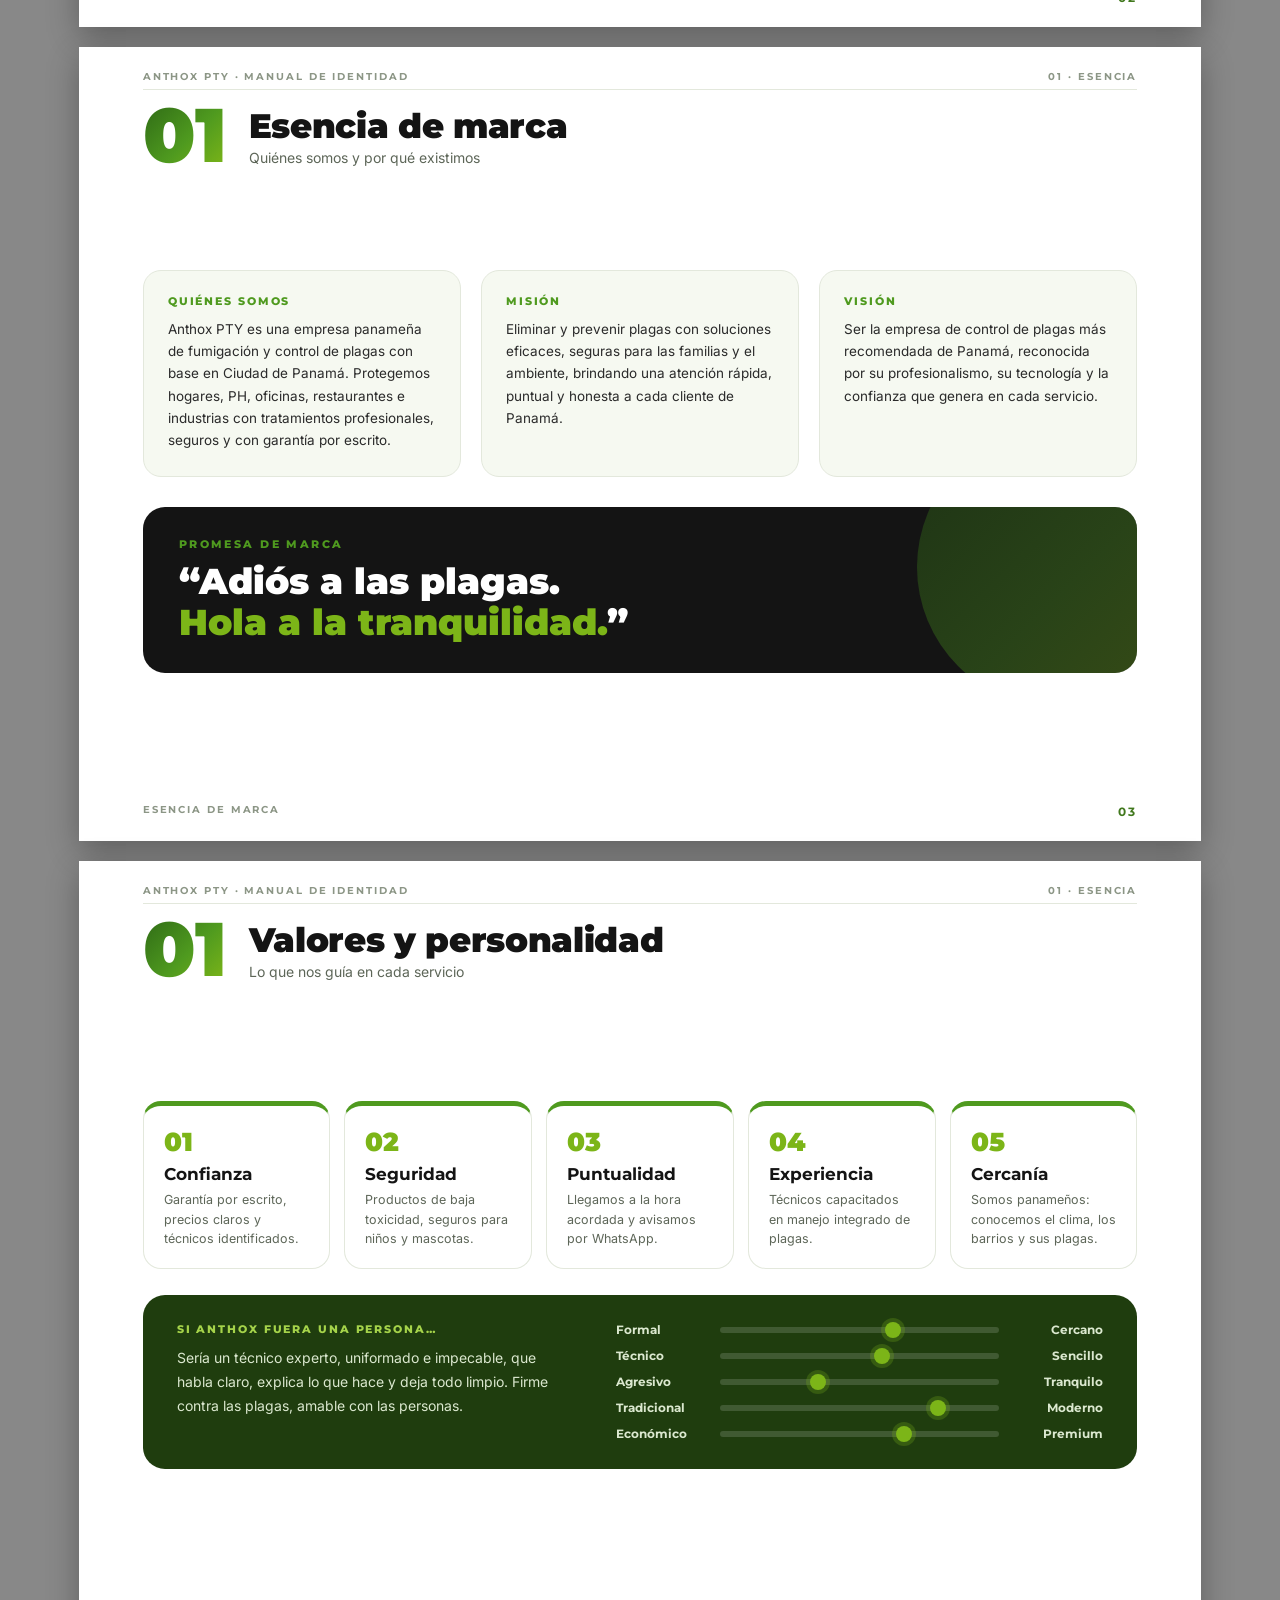
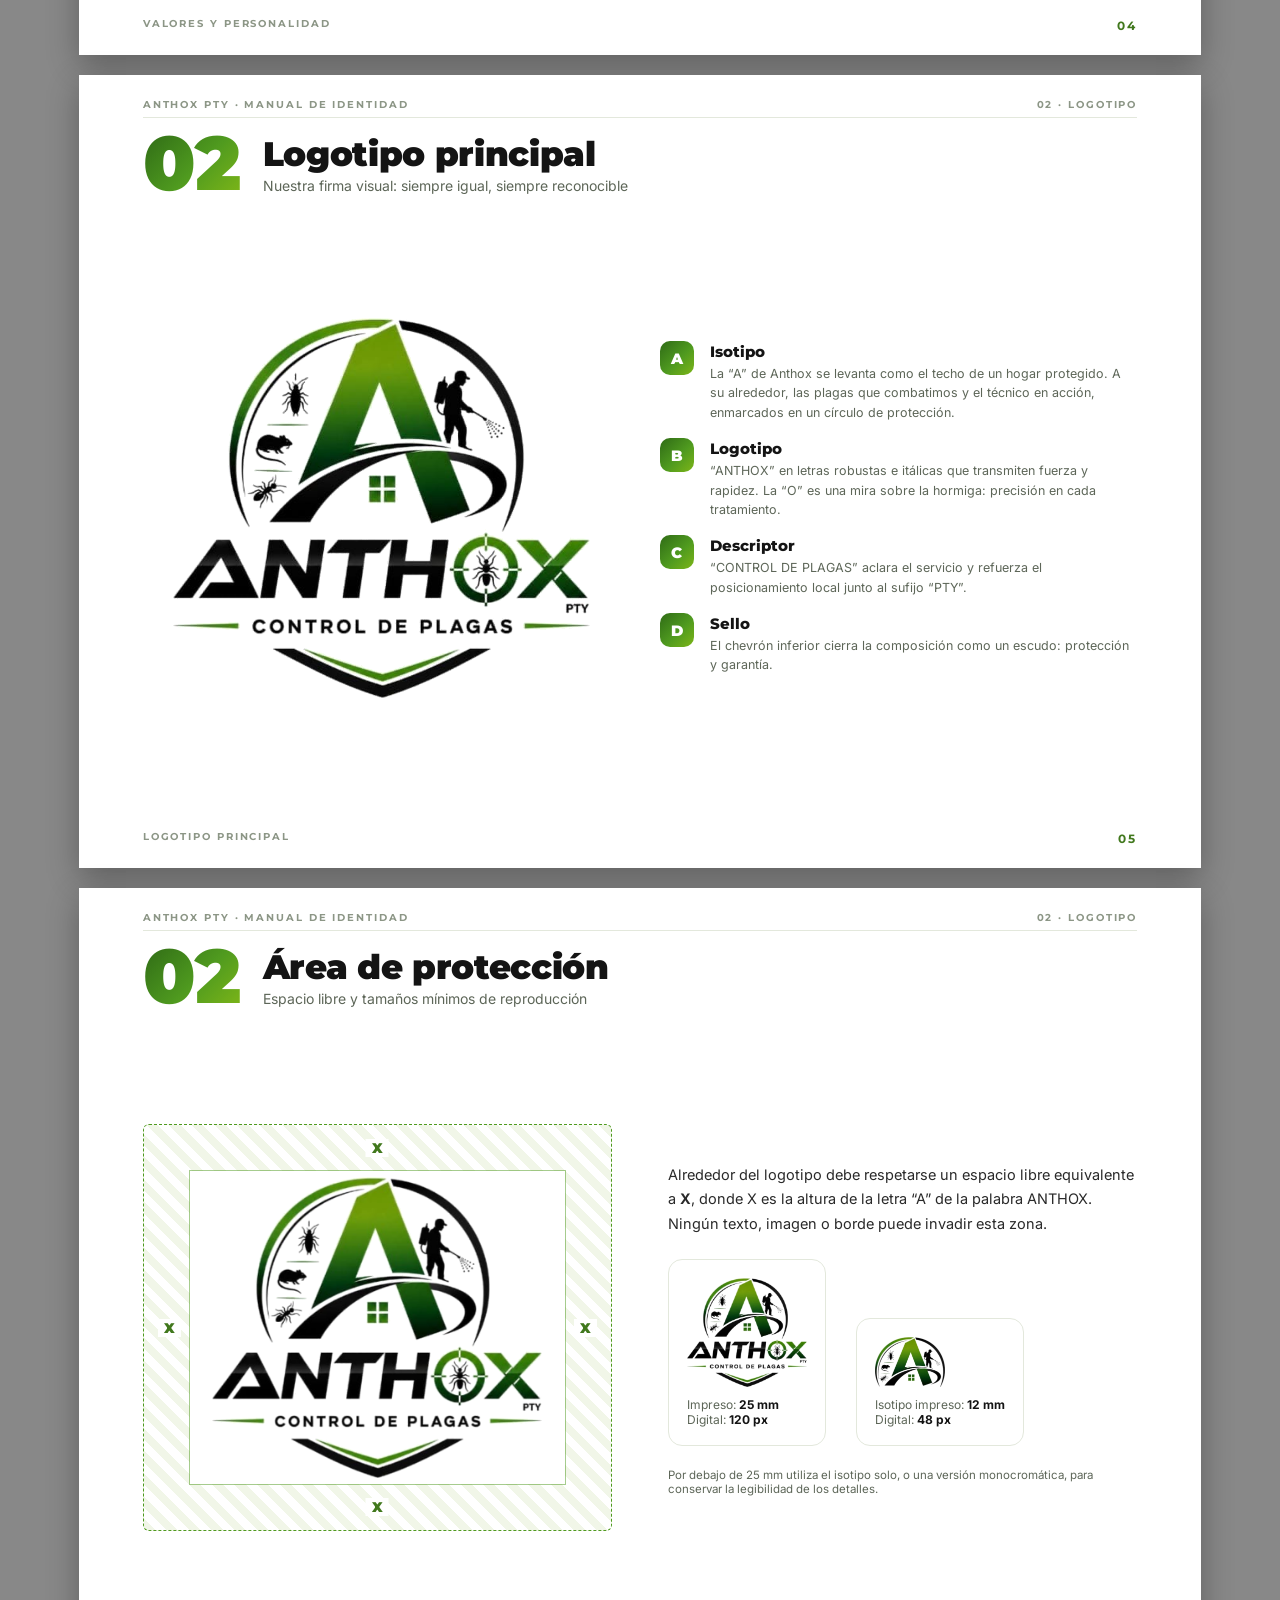
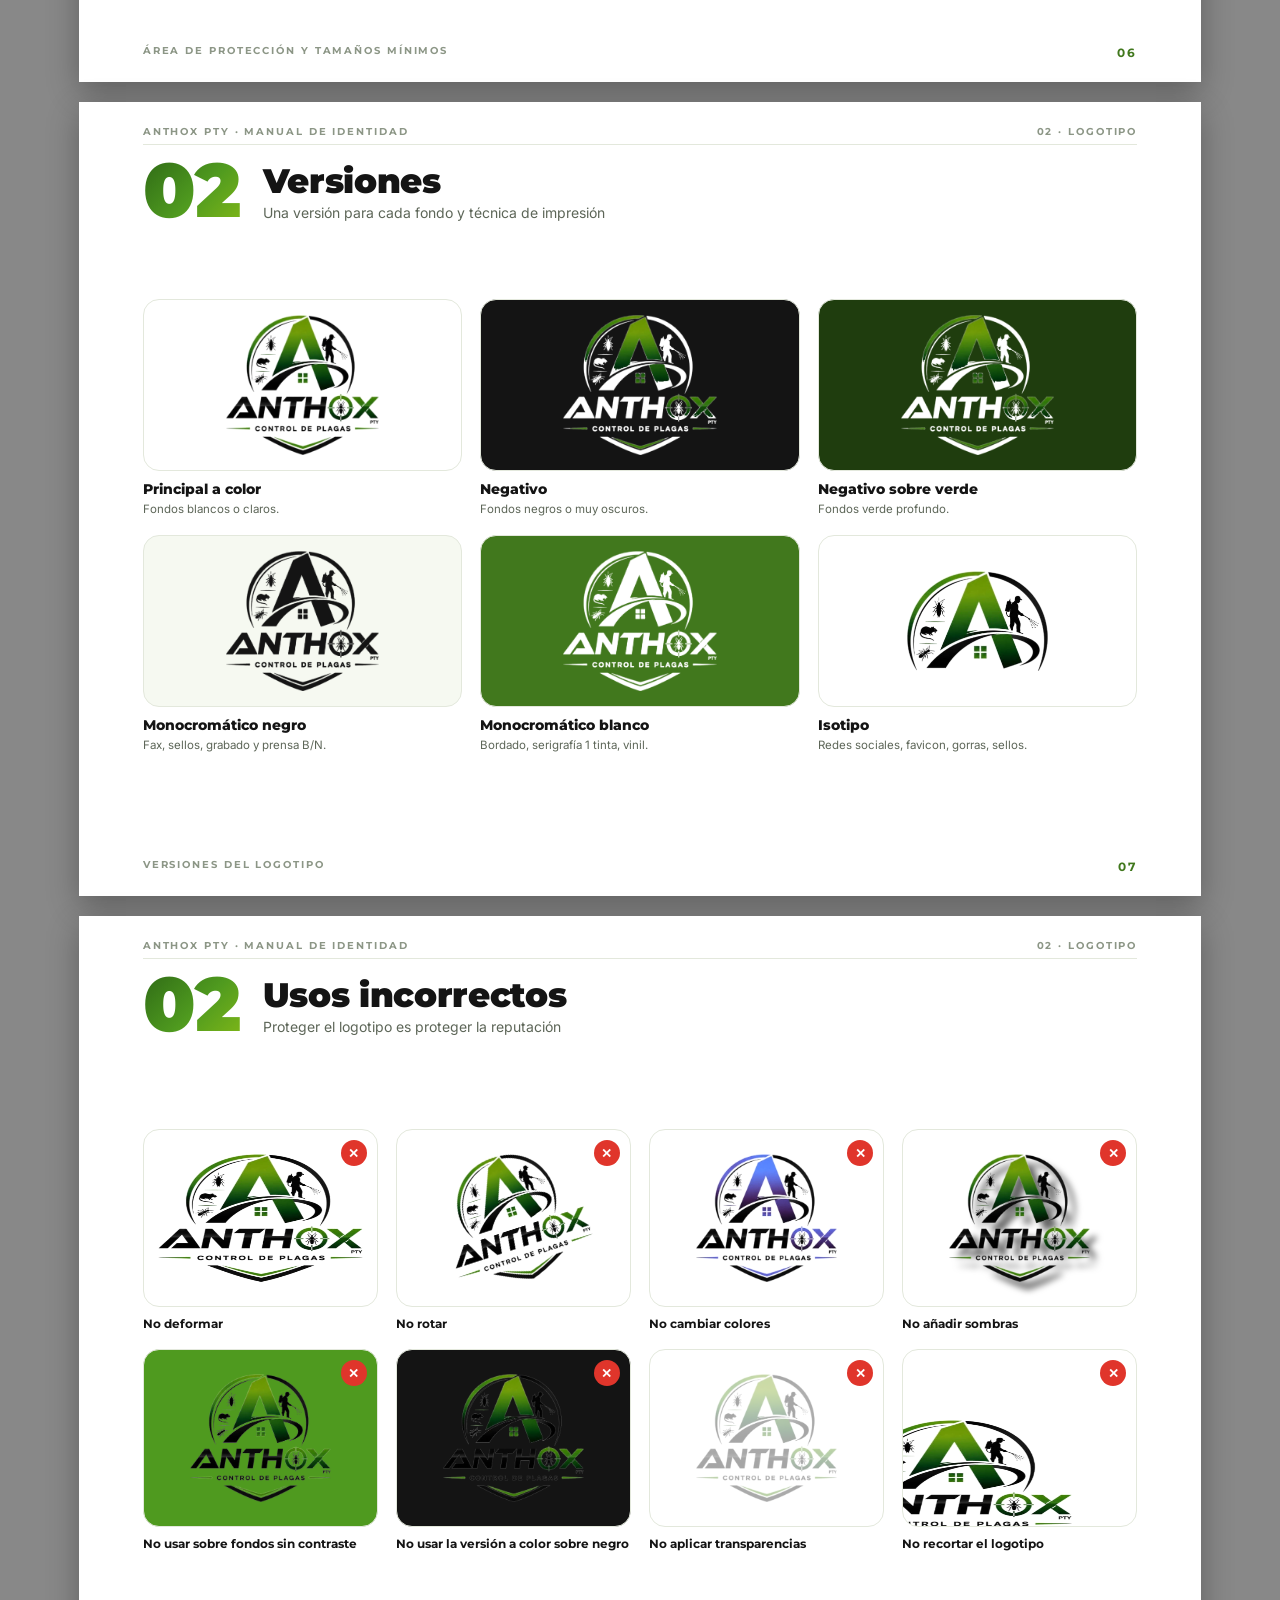
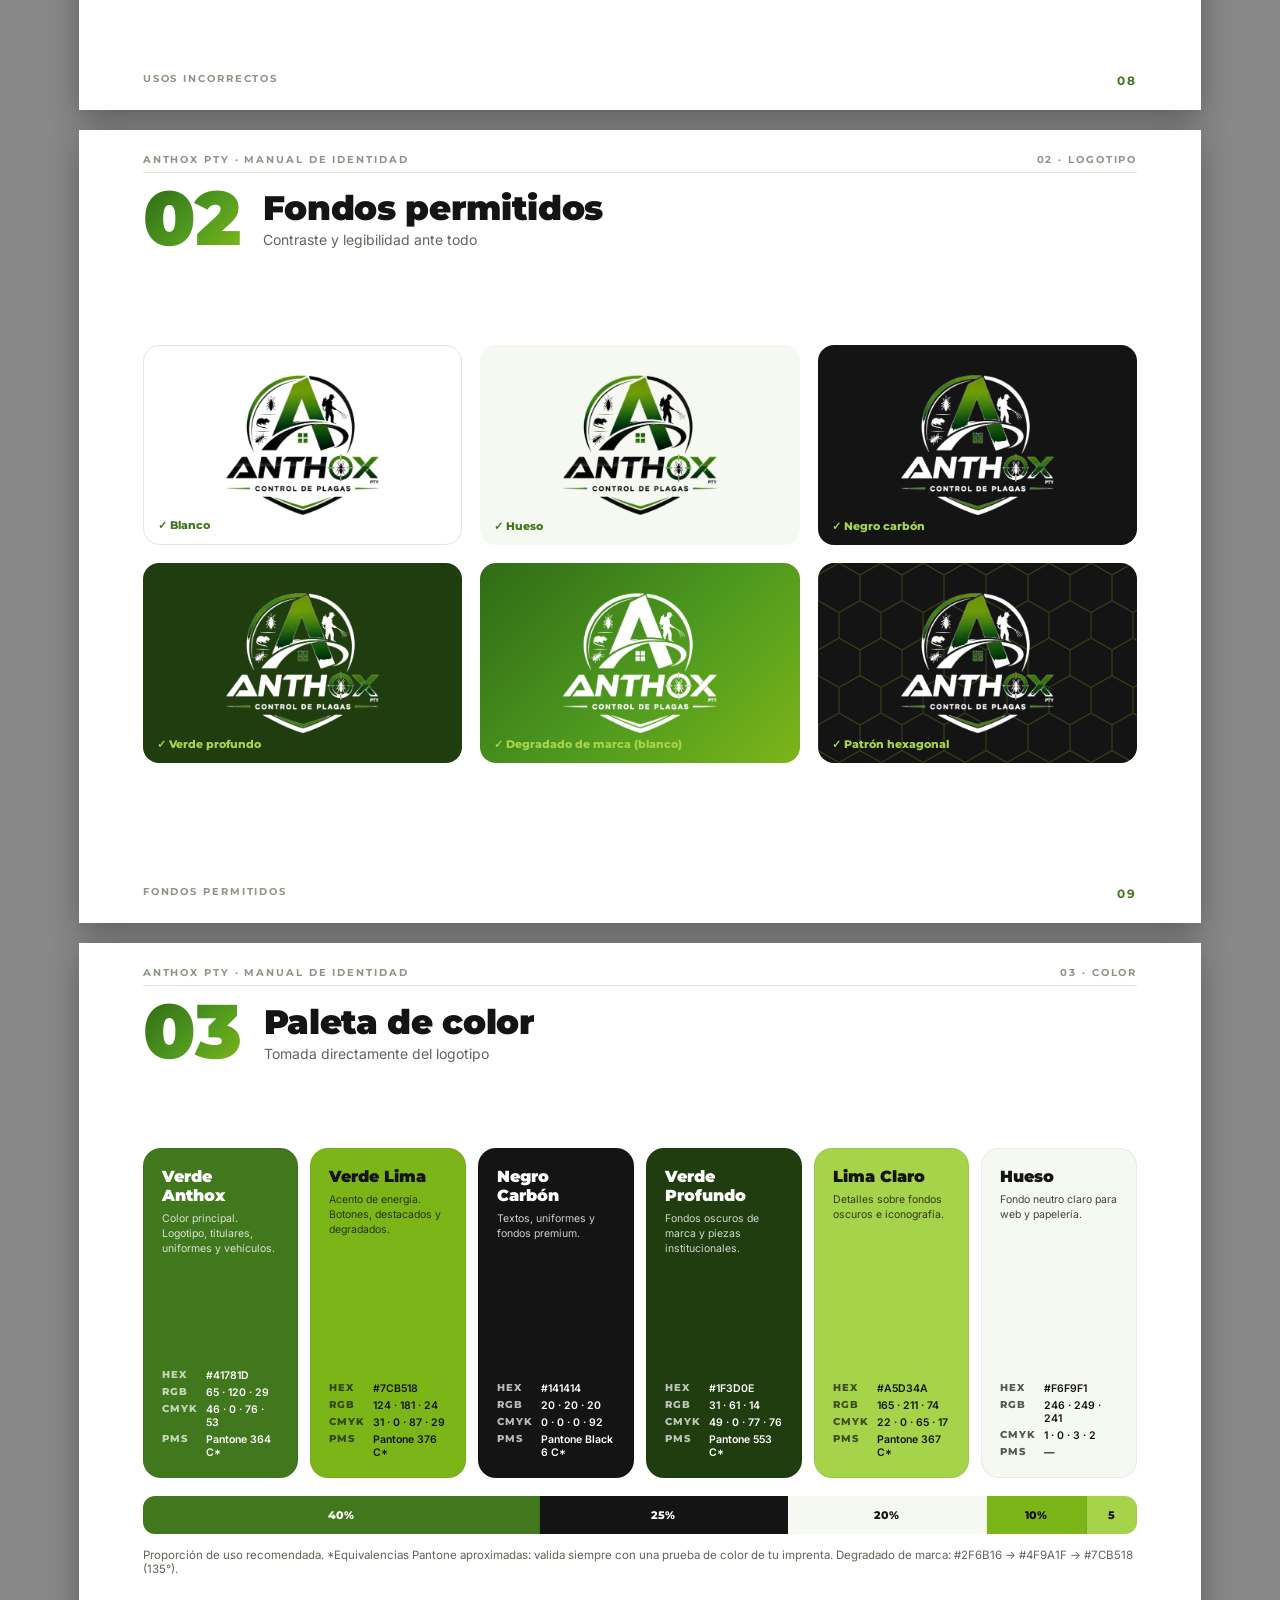
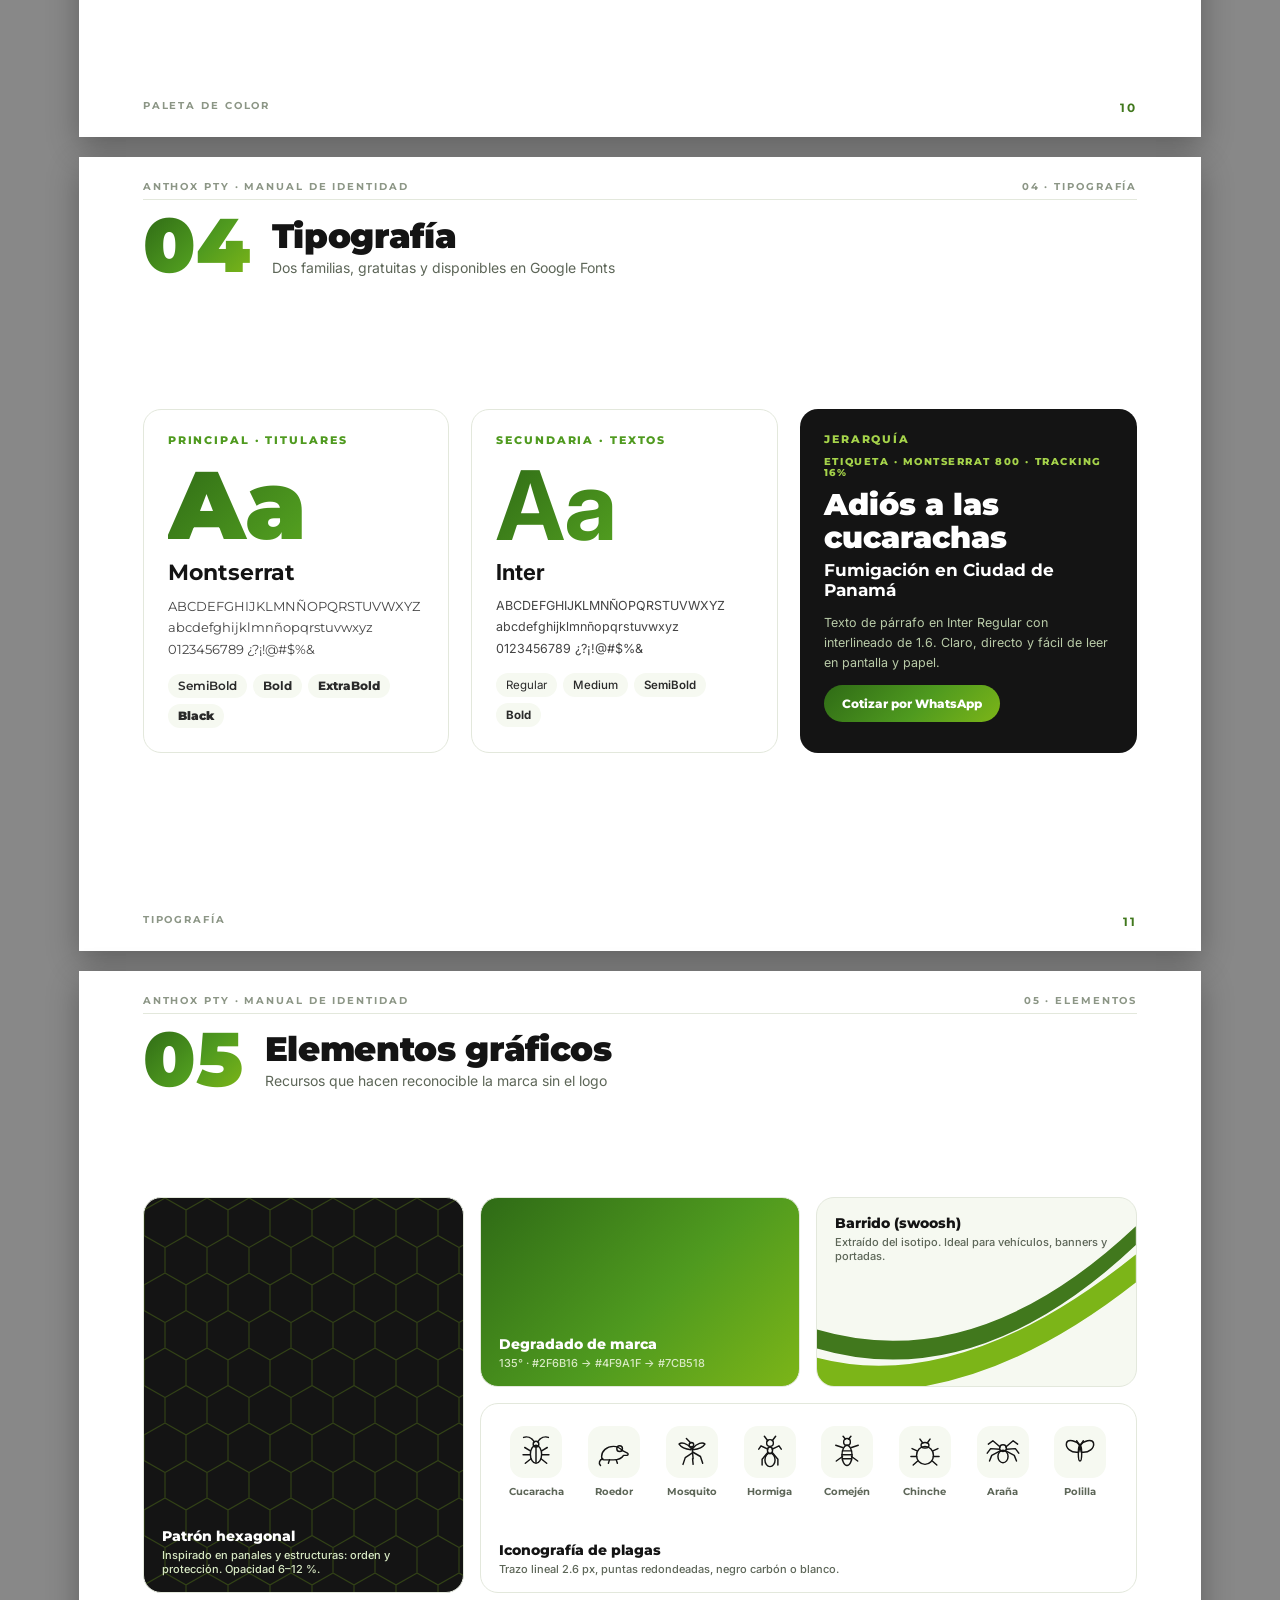
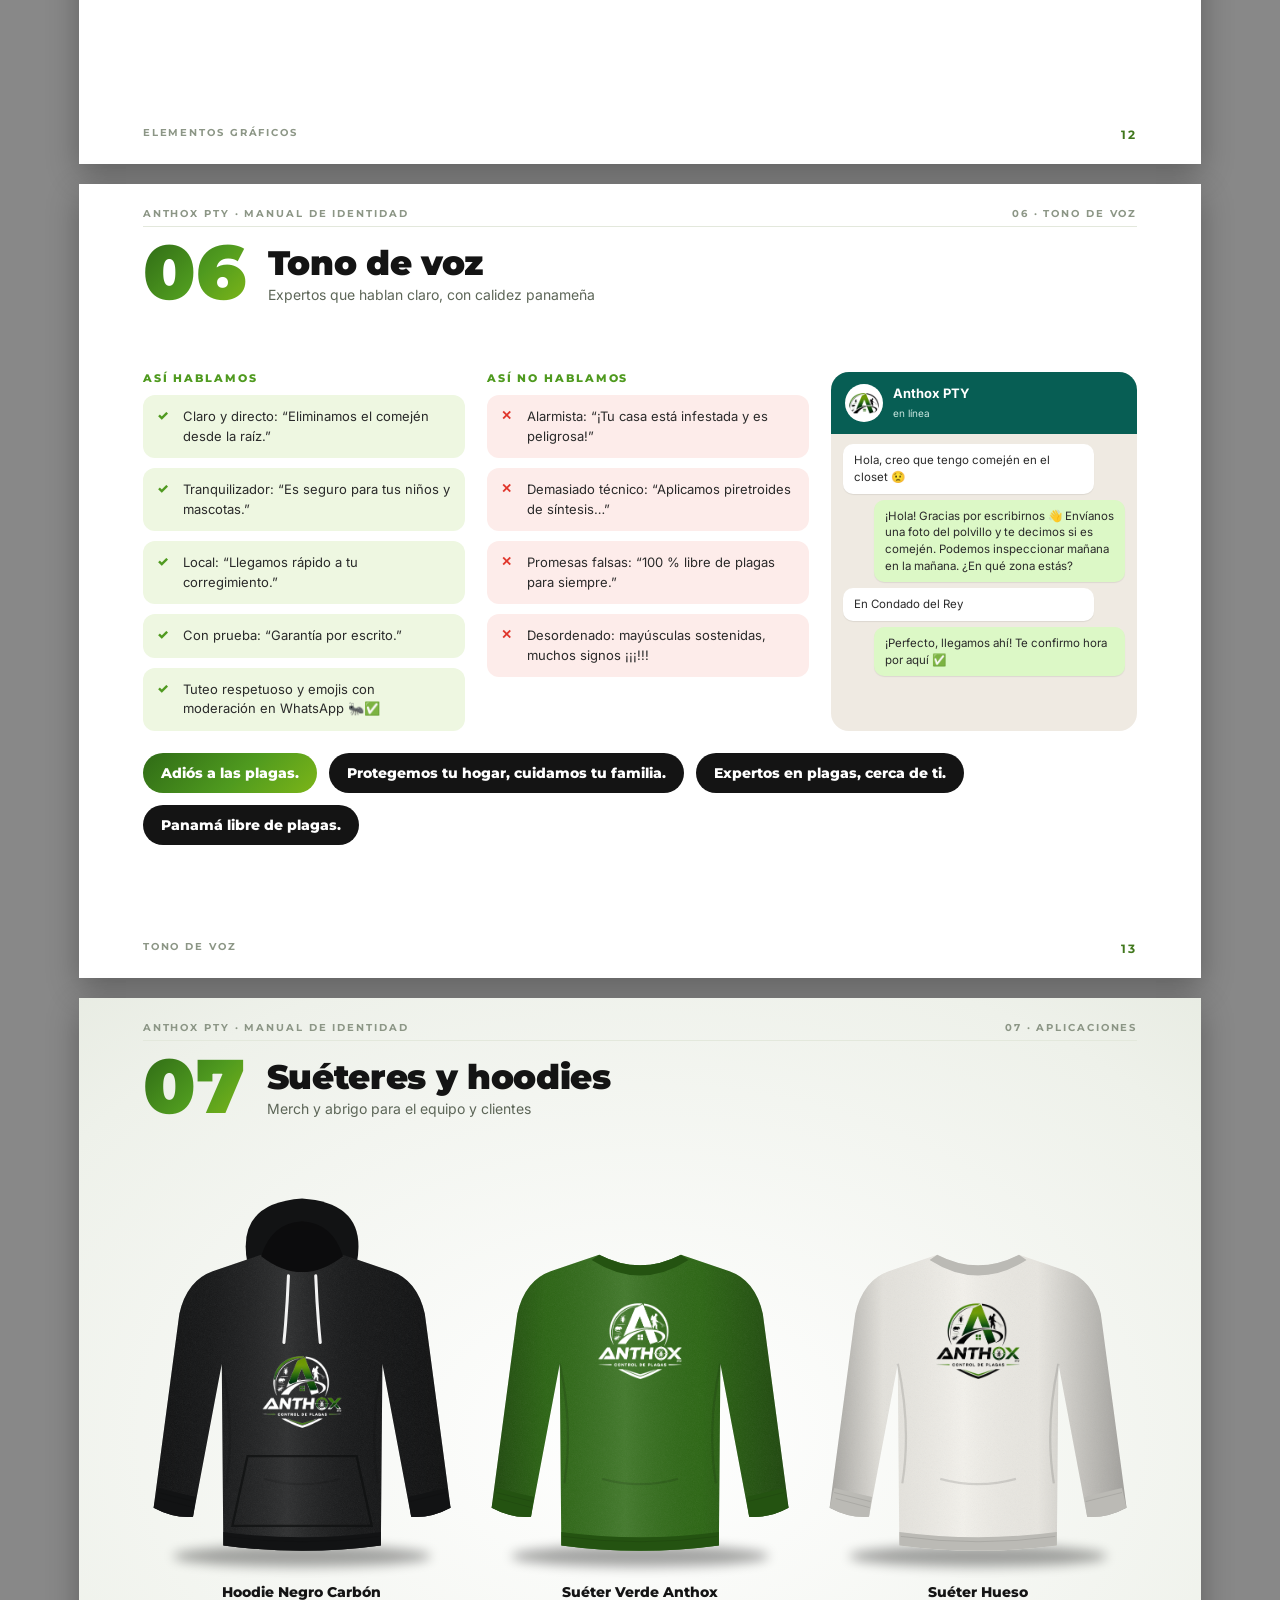
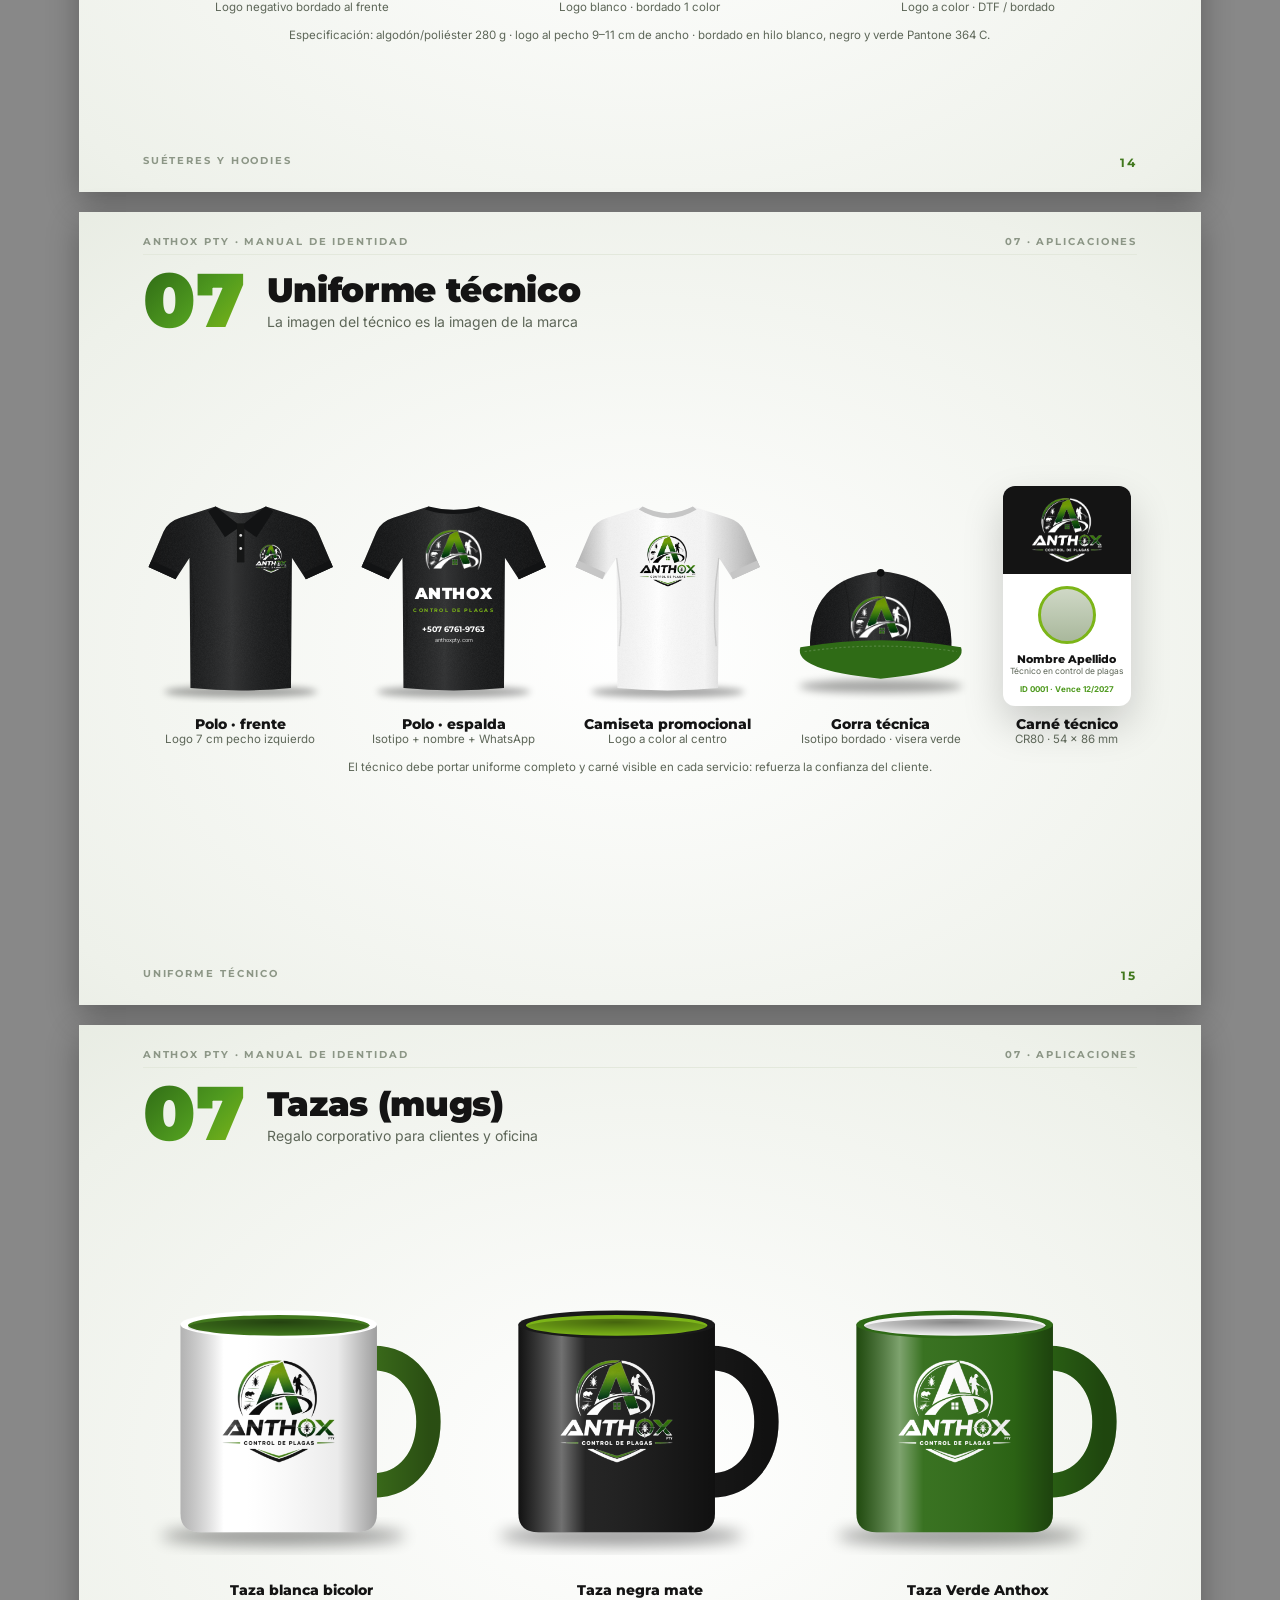
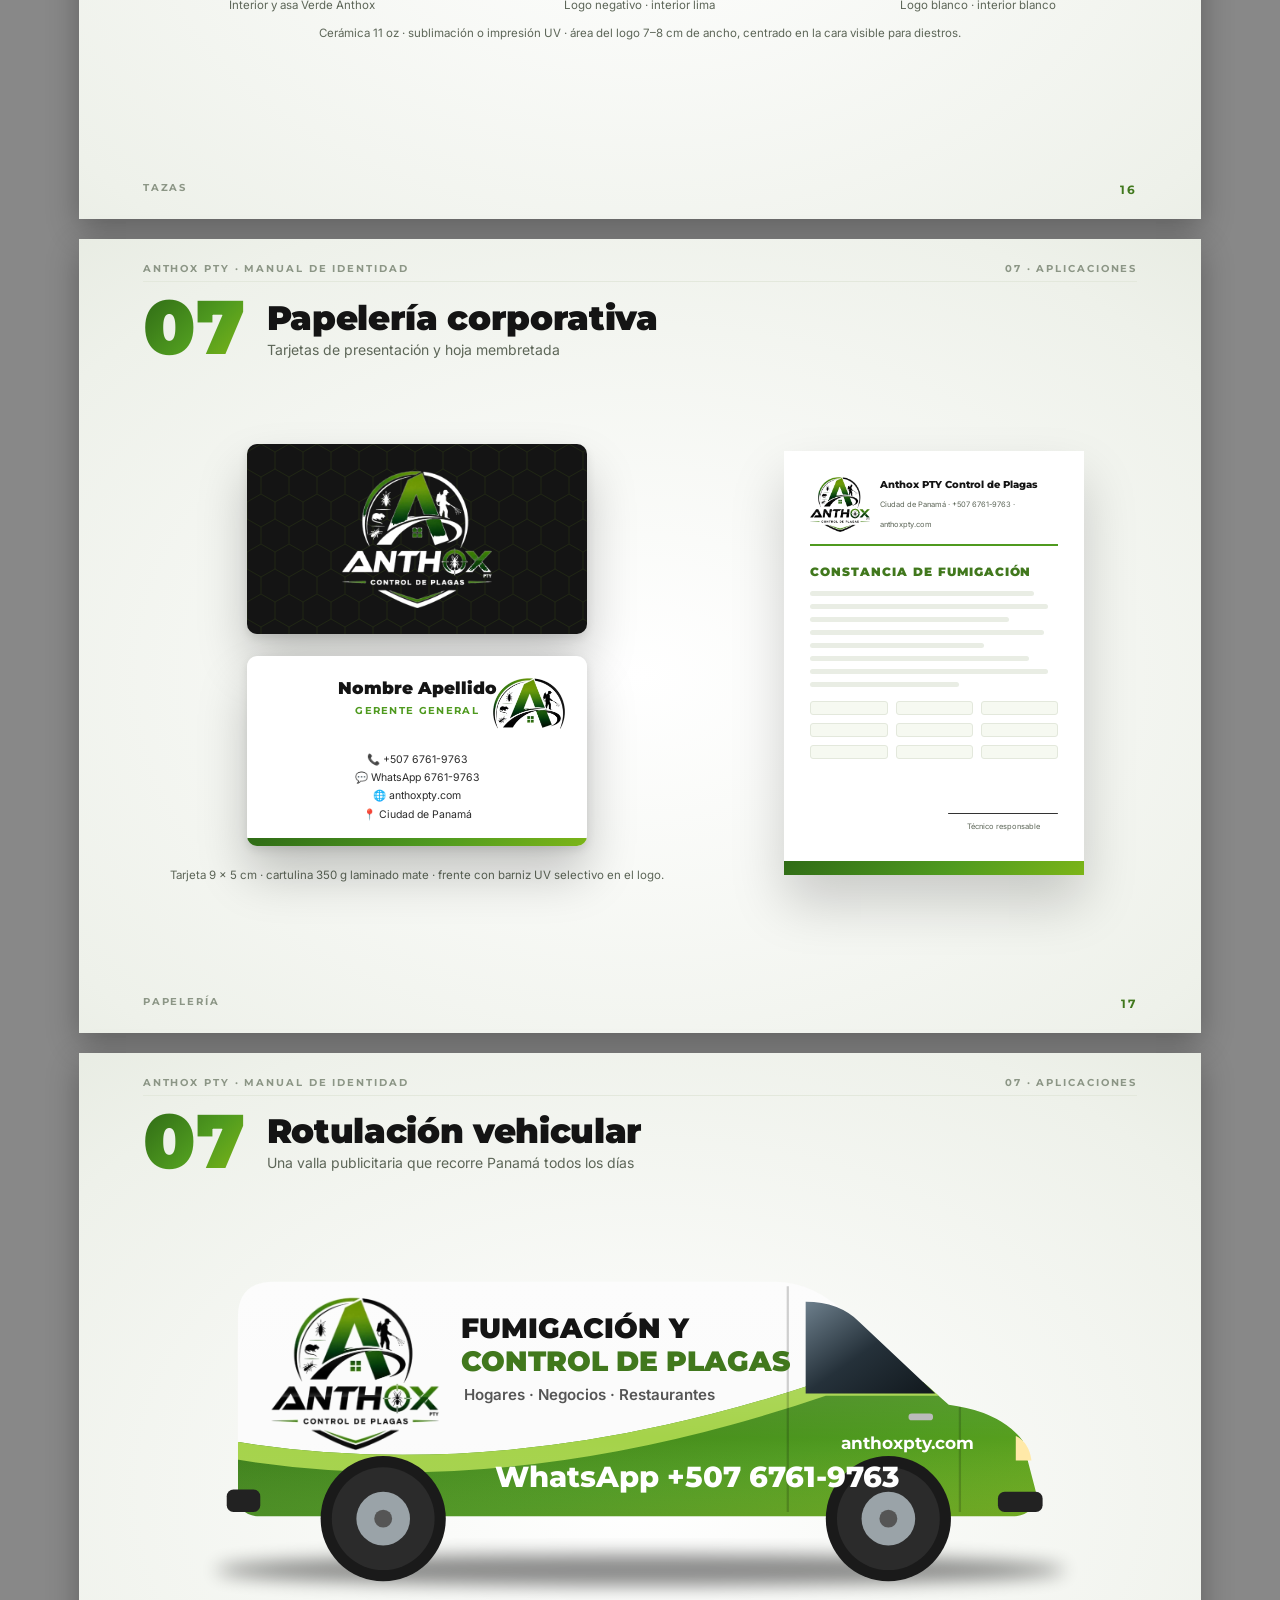
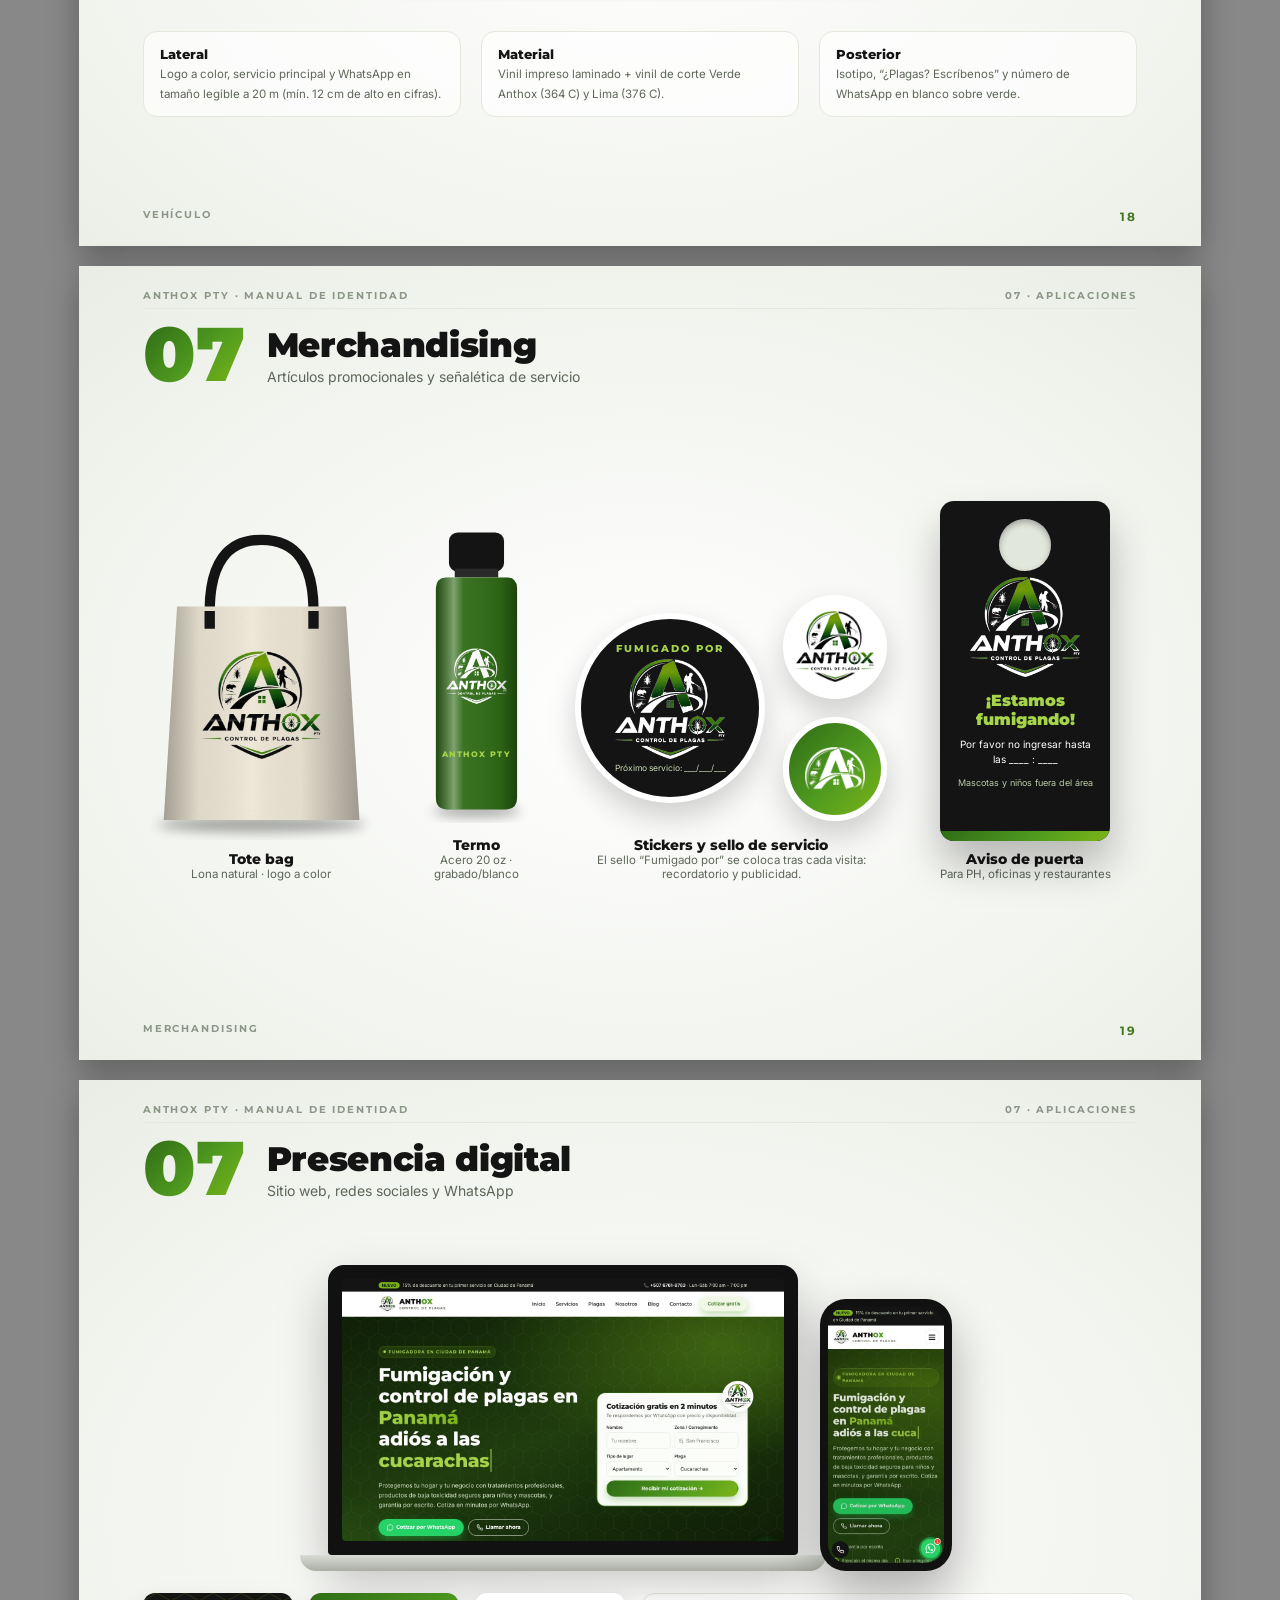
<file: brandbook/brandbook.html>
<!DOCTYPE html><html lang="es"><head><meta charset="utf-8"><title>Anthox PTY – Manual de Marca</title>
<link href="https://fonts.googleapis.com/css2?family=Inter:wght@400;500;600;700&family=Montserrat:ital,wght@0,500;0,600;0,700;0,800;0,900;1,800;1,900&display=swap" rel="stylesheet">
<link rel="stylesheet" href="brandbook.css"></head><body><svg width="0" height="0" style="position:absolute"><defs>
<filter id="blur" x="-50%" y="-50%" width="200%" height="200%"><feGaussianBlur stdDeviation="8"/></filter>
<filter id="noise"><feTurbulence type="fractalNoise" baseFrequency="1.4" numOctaves="2" seed="3"/><feColorMatrix type="saturate" values="0"/><feComponentTransfer><feFuncA type="table" tableValues="0 1"/></feComponentTransfer><feComposite in2="SourceGraphic" operator="in"/></filter>
<linearGradient id="fabricShade" x1="0" x2="1"><stop offset="0" stop-color="#000" stop-opacity=".32"/><stop offset=".18" stop-color="#000" stop-opacity=".06"/><stop offset=".45" stop-color="#fff" stop-opacity=".10"/><stop offset=".7" stop-color="#000" stop-opacity=".04"/><stop offset="1" stop-color="#000" stop-opacity=".34"/></linearGradient>
<linearGradient id="cyl" x1="0" x2="1"><stop offset="0" stop-color="#000" stop-opacity=".30"/><stop offset=".22" stop-color="#fff" stop-opacity=".38"/><stop offset=".34" stop-color="#fff" stop-opacity=".05"/><stop offset=".8" stop-color="#000" stop-opacity=".08"/><stop offset="1" stop-color="#000" stop-opacity=".38"/></linearGradient>
<linearGradient id="cylH" x1="0" x2="1"><stop offset="0" stop-color="#000" stop-opacity=".1"/><stop offset="1" stop-color="#000" stop-opacity=".35"/></linearGradient>
<linearGradient id="cylV" x1="0" x2="0" y1="0" y2="1"><stop offset="0" stop-color="#fff" stop-opacity=".25"/><stop offset=".5" stop-color="#fff" stop-opacity="0"/><stop offset="1" stop-color="#000" stop-opacity=".18"/></linearGradient>
<radialGradient id="rim" cx=".5" cy=".2" r=".8"><stop offset="0" stop-color="#000" stop-opacity=".45"/><stop offset="1" stop-color="#000" stop-opacity="0"/></radialGradient>
<linearGradient id="glass" x1="0" x2="1" y1="0" y2="1"><stop offset="0" stop-color="#6d7f8c"/><stop offset=".5" stop-color="#25313a"/><stop offset="1" stop-color="#11181d"/></linearGradient>
<linearGradient id="gradBrand" x1="0" x2="1" y1="0" y2="1"><stop offset="0" stop-color="#2f6b16"/><stop offset=".55" stop-color="#4f9a1f"/><stop offset="1" stop-color="#7cb518"/></linearGradient>
</defs></svg><section class="page dark cover-page">
<div class="cover-pattern"></div>
<div class="cover">
  <div class="cover-left">
    <div class="eyebrow">Manual de identidad de marca · v1.0</div>
    <h1>Brand<br>Book</h1>
    <p class="lead">Guía oficial para el uso del logotipo, color, tipografía, tono de voz y aplicaciones de <b>Anthox PTY Control de Plagas</b>.</p>
    <div class="cover-meta"><span>Ciudad de Panamá</span><span>2026</span><span>+507 6761-9763</span></div>
  </div>
  <div class="cover-right"><div class="halo"></div><img src="img/logo-negativo.png" alt=""></div>
</div></section><section class="page  "><div class="ph"><span>ANTHOX PTY · MANUAL DE IDENTIDAD</span><span>Índice</span></div>
<div class="idx-wrap">
  <div><div class="eyebrow green">Contenido</div><h2 class="big">Todo lo que<br>necesitas para<br>usar la marca<br><span class="g">correctamente.</span></h2></div>
  <ol class="idx"><li><b>01</b><div><strong>Esencia de marca</strong><span>Misión, visión, valores y personalidad</span></div></li><li><b>02</b><div><strong>Logotipo</strong><span>Anatomía, área de protección, versiones y usos incorrectos</span></div></li><li><b>03</b><div><strong>Color</strong><span>Paleta oficial y proporciones</span></div></li><li><b>04</b><div><strong>Tipografía</strong><span>Familias, jerarquías y estilos</span></div></li><li><b>05</b><div><strong>Elementos gráficos</strong><span>Patrón, degradado e iconografía</span></div></li><li><b>06</b><div><strong>Tono de voz</strong><span>Cómo hablamos con nuestros clientes</span></div></li><li><b>07</b><div><strong>Aplicaciones</strong><span>Suéteres, uniformes, tazas, papelería, vehículo, merch y digital</span></div></li></ol>
</div><div class="pf"><span>Contenido</span><span>02</span></div></section><section class="page   flex"><div class="ph"><span>ANTHOX PTY · MANUAL DE IDENTIDAD</span><span>01 · Esencia</span></div><div class="sh"><div class="num">01</div><div><h2>Esencia de marca</h2><p class="sub">Quiénes somos y por qué existimos</p></div></div><div class="content">
<div class="grid3 mt">
  <div class="card"><div class="k">Quiénes somos</div><p>Anthox PTY es una empresa panameña de fumigación y control de plagas con base en Ciudad de Panamá. Protegemos hogares, PH, oficinas, restaurantes e industrias con tratamientos profesionales, seguros y con garantía por escrito.</p></div>
  <div class="card"><div class="k">Misión</div><p>Eliminar y prevenir plagas con soluciones eficaces, seguras para las familias y el ambiente, brindando una atención rápida, puntual y honesta a cada cliente de Panamá.</p></div>
  <div class="card"><div class="k">Visión</div><p>Ser la empresa de control de plagas más recomendada de Panamá, reconocida por su profesionalismo, su tecnología y la confianza que genera en cada servicio.</p></div>
</div>
<div class="promise">
  <div class="eyebrow green">Promesa de marca</div>
  <p class="quote">“Adiós a las plagas.<br><span class="g">Hola a la tranquilidad.</span>”</p>
</div></div><div class="pf"><span>Esencia de marca</span><span>03</span></div></section><section class="page   flex"><div class="ph"><span>ANTHOX PTY · MANUAL DE IDENTIDAD</span><span>01 · Esencia</span></div><div class="sh"><div class="num">01</div><div><h2>Valores y personalidad</h2><p class="sub">Lo que nos guía en cada servicio</p></div></div><div class="content">
<div class="vals mt"><div class="val"><div class="vn">01</div><h3>Confianza</h3><p>Garantía por escrito, precios claros y técnicos identificados.</p></div><div class="val"><div class="vn">02</div><h3>Seguridad</h3><p>Productos de baja toxicidad, seguros para niños y mascotas.</p></div><div class="val"><div class="vn">03</div><h3>Puntualidad</h3><p>Llegamos a la hora acordada y avisamos por WhatsApp.</p></div><div class="val"><div class="vn">04</div><h3>Experiencia</h3><p>Técnicos capacitados en manejo integrado de plagas.</p></div><div class="val"><div class="vn">05</div><h3>Cercanía</h3><p>Somos panameños: conocemos el clima, los barrios y sus plagas.</p></div></div>
<div class="persona">
  <div><div class="k">Si Anthox fuera una persona…</div><p>Sería un técnico experto, uniformado e impecable, que habla claro, explica lo que hace y deja todo limpio. Firme contra las plagas, amable con las personas.</p></div>
  <div class="sliders">
    <div class="sl"><span>Formal</span><div class="bar"><i style="left:62%"></i></div><span>Cercano</span></div><div class="sl"><span>Técnico</span><div class="bar"><i style="left:58%"></i></div><span>Sencillo</span></div><div class="sl"><span>Agresivo</span><div class="bar"><i style="left:35%"></i></div><span>Tranquilo</span></div><div class="sl"><span>Tradicional</span><div class="bar"><i style="left:78%"></i></div><span>Moderno</span></div><div class="sl"><span>Económico</span><div class="bar"><i style="left:66%"></i></div><span>Premium</span></div>
  </div>
</div></div><div class="pf"><span>Valores y personalidad</span><span>04</span></div></section><section class="page   flex"><div class="ph"><span>ANTHOX PTY · MANUAL DE IDENTIDAD</span><span>02 · Logotipo</span></div><div class="sh"><div class="num">02</div><div><h2>Logotipo principal</h2><p class="sub">Nuestra firma visual: siempre igual, siempre reconocible</p></div></div><div class="content">
<div class="anat">
  <div class="anat-logo"><img src="img/logo-color.png" alt="">
    
  </div>
  <div class="anat-text">
    <div class="li"><b>A</b><div><strong>Isotipo</strong><p>La “A” de Anthox se levanta como el techo de un hogar protegido. A su alrededor, las plagas que combatimos y el técnico en acción, enmarcados en un círculo de protección.</p></div></div>
    <div class="li"><b>B</b><div><strong>Logotipo</strong><p>“ANTHOX” en letras robustas e itálicas que transmiten fuerza y rapidez. La “O” es una mira sobre la hormiga: precisión en cada tratamiento.</p></div></div>
    <div class="li"><b>C</b><div><strong>Descriptor</strong><p>“CONTROL DE PLAGAS” aclara el servicio y refuerza el posicionamiento local junto al sufijo “PTY”.</p></div></div>
    <div class="li"><b>D</b><div><strong>Sello</strong><p>El chevrón inferior cierra la composición como un escudo: protección y garantía.</p></div></div>
  </div>
</div></div><div class="pf"><span>Logotipo principal</span><span>05</span></div></section><section class="page   flex"><div class="ph"><span>ANTHOX PTY · MANUAL DE IDENTIDAD</span><span>02 · Logotipo</span></div><div class="sh"><div class="num">02</div><div><h2>Área de protección</h2><p class="sub">Espacio libre y tamaños mínimos de reproducción</p></div></div><div class="content">
<div class="prot">
  <div class="prot-box"><div class="zone"><img src="img/logo-color.png" alt=""></div>
    <span class="x xt">X</span><span class="x xb">X</span><span class="x xl">X</span><span class="x xr">X</span></div>
  <div>
    <p class="body">Alrededor del logotipo debe respetarse un espacio libre equivalente a <b>X</b>, donde X es la altura de la letra “A” de la palabra ANTHOX. Ningún texto, imagen o borde puede invadir esta zona.</p>
    <div class="mins">
      <div><img src="img/logo-color.png" style="width:120px"><span>Impreso: <b>25 mm</b><br>Digital: <b>120 px</b></span></div>
      <div><img src="img/iso-color.png" style="width:70px"><span>Isotipo impreso: <b>12 mm</b><br>Digital: <b>48 px</b></span></div>
    </div>
    <p class="note">Por debajo de 25 mm utiliza el isotipo solo, o una versión monocromática, para conservar la legibilidad de los detalles.</p>
  </div>
</div></div><div class="pf"><span>Área de protección y tamaños mínimos</span><span>06</span></div></section><section class="page   flex"><div class="ph"><span>ANTHOX PTY · MANUAL DE IDENTIDAD</span><span>02 · Logotipo</span></div><div class="sh"><div class="num">02</div><div><h2>Versiones</h2><p class="sub">Una versión para cada fondo y técnica de impresión</p></div></div><div class="content">
<div class="vers mt"><div class="ver"><div class="vbox" style="background:#ffffff"><img src="img/logo-color.png" class=""></div><strong>Principal a color</strong><span>Fondos blancos o claros.</span></div><div class="ver"><div class="vbox" style="background:#141414"><img src="img/logo-negativo.png" class=""></div><strong>Negativo</strong><span>Fondos negros o muy oscuros.</span></div><div class="ver"><div class="vbox" style="background:#1F3D0E"><img src="img/logo-negativo.png" class=""></div><strong>Negativo sobre verde</strong><span>Fondos verde profundo.</span></div><div class="ver"><div class="vbox" style="background:#F6F9F1"><img src="img/logo-negro.png" class=""></div><strong>Monocromático negro</strong><span>Fax, sellos, grabado y prensa B/N.</span></div><div class="ver"><div class="vbox" style="background:#41781D"><img src="img/logo-blanco.png" class=""></div><strong>Monocromático blanco</strong><span>Bordado, serigrafía 1 tinta, vinil.</span></div><div class="ver"><div class="vbox" style="background:#ffffff"><img src="img/iso-color.png" class="iso"></div><strong>Isotipo</strong><span>Redes sociales, favicon, gorras, sellos.</span></div></div></div><div class="pf"><span>Versiones del logotipo</span><span>07</span></div></section><section class="page   flex"><div class="ph"><span>ANTHOX PTY · MANUAL DE IDENTIDAD</span><span>02 · Logotipo</span></div><div class="sh"><div class="num">02</div><div><h2>Usos incorrectos</h2><p class="sub">Proteger el logotipo es proteger la reputación</p></div></div><div class="content"><div class="bads mt"><div class="bad"><div class="bbox" style="background:#fff"><img src="img/logo-color.png" style="transform:scaleX(1.45)"><i>✕</i></div><span>No deformar</span></div><div class="bad"><div class="bbox" style="background:#fff"><img src="img/logo-color.png" style="transform:rotate(-18deg)"><i>✕</i></div><span>No rotar</span></div><div class="bad"><div class="bbox" style="background:#fff"><img src="img/logo-color.png" style="filter:hue-rotate(150deg)"><i>✕</i></div><span>No cambiar colores</span></div><div class="bad"><div class="bbox" style="background:#fff"><img src="img/logo-color.png" style="filter:drop-shadow(8px 8px 3px rgba(0,0,0,.6))"><i>✕</i></div><span>No añadir sombras</span></div><div class="bad"><div class="bbox" style="background:#4f9a1f"><img src="img/logo-color.png" style=""><i>✕</i></div><span>No usar sobre fondos sin contraste</span></div><div class="bad"><div class="bbox" style="background:#141414"><img src="img/logo-color.png" style=""><i>✕</i></div><span>No usar la versión a color sobre negro</span></div><div class="bad"><div class="bbox" style="background:#fff"><img src="img/logo-color.png" style="opacity:.35"><i>✕</i></div><span>No aplicar transparencias</span></div><div class="bad"><div class="bbox" style="background:#fff"><img src="img/logo-color.png" style="width:150%;margin-left:-55%;margin-top:30%"><i>✕</i></div><span>No recortar el logotipo</span></div></div></div><div class="pf"><span>Usos incorrectos</span><span>08</span></div></section><section class="page   flex"><div class="ph"><span>ANTHOX PTY · MANUAL DE IDENTIDAD</span><span>02 · Logotipo</span></div><div class="sh"><div class="num">02</div><div><h2>Fondos permitidos</h2><p class="sub">Contraste y legibilidad ante todo</p></div></div><div class="content">
<div class="bgs mt">
  <div style="background:#fff;border:1px solid #e3e8dc"><img src="img/logo-color.png"><span class="ok">✓ Blanco</span></div>
  <div style="background:#F6F9F1"><img src="img/logo-color.png"><span class="ok">✓ Hueso</span></div>
  <div style="background:#141414"><img src="img/logo-negativo.png"><span class="ok l">✓ Negro carbón</span></div>
  <div style="background:#1F3D0E"><img src="img/logo-negativo.png"><span class="ok l">✓ Verde profundo</span></div>
  <div style="background:linear-gradient(135deg,#2f6b16,#4f9a1f 55%,#7cb518)"><img src="img/logo-blanco.png"><span class="ok l">✓ Degradado de marca (blanco)</span></div>
  <div class="hexbg"><img src="img/logo-negativo.png"><span class="ok l">✓ Patrón hexagonal</span></div>
</div></div><div class="pf"><span>Fondos permitidos</span><span>09</span></div></section><section class="page   flex"><div class="ph"><span>ANTHOX PTY · MANUAL DE IDENTIDAD</span><span>03 · Color</span></div><div class="sh"><div class="num">03</div><div><h2>Paleta de color</h2><p class="sub">Tomada directamente del logotipo</p></div></div><div class="content">
<div class="swatches mt"><div class="sw" style="background:#41781D;color:#fff"><div><strong>Verde Anthox</strong><em>Color principal. Logotipo, titulares, uniformes y vehículos.</em></div><dl><dt>HEX</dt><dd>#41781D</dd><dt>RGB</dt><dd>65 · 120 · 29</dd><dt>CMYK</dt><dd>46 · 0 · 76 · 53</dd><dt>PMS</dt><dd>Pantone 364 C*</dd></dl></div><div class="sw" style="background:#7CB518;color:#141414"><div><strong>Verde Lima</strong><em>Acento de energía. Botones, destacados y degradados.</em></div><dl><dt>HEX</dt><dd>#7CB518</dd><dt>RGB</dt><dd>124 · 181 · 24</dd><dt>CMYK</dt><dd>31 · 0 · 87 · 29</dd><dt>PMS</dt><dd>Pantone 376 C*</dd></dl></div><div class="sw" style="background:#141414;color:#fff"><div><strong>Negro Carbón</strong><em>Textos, uniformes y fondos premium.</em></div><dl><dt>HEX</dt><dd>#141414</dd><dt>RGB</dt><dd>20 · 20 · 20</dd><dt>CMYK</dt><dd>0 · 0 · 0 · 92</dd><dt>PMS</dt><dd>Pantone Black 6 C*</dd></dl></div><div class="sw" style="background:#1F3D0E;color:#fff"><div><strong>Verde Profundo</strong><em>Fondos oscuros de marca y piezas institucionales.</em></div><dl><dt>HEX</dt><dd>#1F3D0E</dd><dt>RGB</dt><dd>31 · 61 · 14</dd><dt>CMYK</dt><dd>49 · 0 · 77 · 76</dd><dt>PMS</dt><dd>Pantone 553 C*</dd></dl></div><div class="sw" style="background:#A5D34A;color:#141414"><div><strong>Lima Claro</strong><em>Detalles sobre fondos oscuros e iconografía.</em></div><dl><dt>HEX</dt><dd>#A5D34A</dd><dt>RGB</dt><dd>165 · 211 · 74</dd><dt>CMYK</dt><dd>22 · 0 · 65 · 17</dd><dt>PMS</dt><dd>Pantone 367 C*</dd></dl></div><div class="sw" style="background:#F6F9F1;color:#141414"><div><strong>Hueso</strong><em>Fondo neutro claro para web y papelería.</em></div><dl><dt>HEX</dt><dd>#F6F9F1</dd><dt>RGB</dt><dd>246 · 249 · 241</dd><dt>CMYK</dt><dd>1 · 0 · 3 · 2</dd><dt>PMS</dt><dd>—</dd></dl></div></div>
<div class="prop"><div style="flex:40;background:#41781D">40%</div><div style="flex:25;background:#141414">25%</div><div style="flex:20;background:#F6F9F1;color:#141414">20%</div><div style="flex:10;background:#7CB518;color:#141414">10%</div><div style="flex:5;background:#A5D34A;color:#141414">5</div></div>
<p class="note">Proporción de uso recomendada. *Equivalencias Pantone aproximadas: valida siempre con una prueba de color de tu imprenta. Degradado de marca: #2F6B16 → #4F9A1F → #7CB518 (135°).</p></div><div class="pf"><span>Paleta de color</span><span>10</span></div></section><section class="page   flex"><div class="ph"><span>ANTHOX PTY · MANUAL DE IDENTIDAD</span><span>04 · Tipografía</span></div><div class="sh"><div class="num">04</div><div><h2>Tipografía</h2><p class="sub">Dos familias, gratuitas y disponibles en Google Fonts</p></div></div><div class="content">
<div class="type mt">
  <div class="tf"><div class="k">Principal · Titulares</div><div class="aa mont">Aa</div><h3 class="mont">Montserrat</h3><p class="mont glyphs">ABCDEFGHIJKLMNÑOPQRSTUVWXYZ<br>abcdefghijklmnñopqrstuvwxyz<br>0123456789 ¿?¡!@#$%&</p><div class="weights mont"><span style="font-weight:600">SemiBold</span><span style="font-weight:700">Bold</span><span style="font-weight:800">ExtraBold</span><span style="font-weight:900">Black</span></div></div>
  <div class="tf"><div class="k">Secundaria · Textos</div><div class="aa inter">Aa</div><h3 class="inter">Inter</h3><p class="inter glyphs">ABCDEFGHIJKLMNÑOPQRSTUVWXYZ<br>abcdefghijklmnñopqrstuvwxyz<br>0123456789 ¿?¡!@#$%&</p><div class="weights inter"><span style="font-weight:400">Regular</span><span style="font-weight:500">Medium</span><span style="font-weight:600">SemiBold</span><span style="font-weight:700">Bold</span></div></div>
  <div class="hier">
    <div class="k">Jerarquía</div>
    <div class="h-eb">ETIQUETA · MONTSERRAT 800 · TRACKING 16%</div>
    <div class="h-h1">Adiós a las cucarachas</div>
    <div class="h-h2">Fumigación en Ciudad de Panamá</div>
    <p class="h-p">Texto de párrafo en Inter Regular con interlineado de 1.6. Claro, directo y fácil de leer en pantalla y papel.</p>
    <span class="h-btn">Cotizar por WhatsApp</span>
  </div>
</div></div><div class="pf"><span>Tipografía</span><span>11</span></div></section><section class="page   flex"><div class="ph"><span>ANTHOX PTY · MANUAL DE IDENTIDAD</span><span>05 · Elementos</span></div><div class="sh"><div class="num">05</div><div><h2>Elementos gráficos</h2><p class="sub">Recursos que hacen reconocible la marca sin el logo</p></div></div><div class="content">
<div class="els mt">
  <div class="el hexbg tall"><div class="lbl">Patrón hexagonal<small>Inspirado en panales y estructuras: orden y protección. Opacidad 6–12 %.</small></div></div>
  <div class="el grad"><div class="lbl l">Degradado de marca<small>135° · #2F6B16 → #4F9A1F → #7CB518</small></div></div>
  <div class="el swoosh"><svg viewBox="0 0 400 200" preserveAspectRatio="none"><path d="M0 170 Q180 210 400 60 L400 90 Q190 230 0 200Z" fill="#7cb518"/><path d="M0 140 Q200 190 400 30 L400 50 Q200 210 0 160Z" fill="#41781d"/></svg><div class="lbl">Barrido (swoosh)<small>Extraído del isotipo. Ideal para vehículos, banners y portadas.</small></div></div>
  <div class="el icons"><div class="ico-grid"><div><svg viewBox="0 0 64 64" fill="none" stroke="#141414" stroke-width="2.6" stroke-linecap="round" stroke-linejoin="round"><ellipse cx="32" cy="36" rx="10" ry="16"/><path d="M32 22v28"/><circle cx="32" cy="18" r="5"/><path d="M29 14C24 6 16 4 10 6M35 14c5-8 13-10 19-8M22 30l-10-6M22 37H9M23 44l-10 8M42 30l10-6M42 37h13M41 44l10 8"/></svg><span>Cucaracha</span></div><div><svg viewBox="0 0 64 64" fill="none" stroke="#141414" stroke-width="2.6" stroke-linecap="round" stroke-linejoin="round"><path d="M10 40c0-10 9-18 21-18 8 0 13 4 17 8l8 4c2 1 1 4-1 4h-6c-3 5-9 8-18 8H14c-3 0-4-3-4-6z"/><circle cx="42" cy="26" r="5"/><path d="M12 44c-6 2-8 8-4 12M24 46l-2 6M36 46l2 6"/></svg><span>Roedor</span></div><div><svg viewBox="0 0 64 64" fill="none" stroke="#141414" stroke-width="2.6" stroke-linecap="round" stroke-linejoin="round"><path d="M32 22l2 22M33 44l1 10"/><circle cx="31" cy="19" r="4"/><path d="M30 16l-8-8M33 26c8-10 18-12 22-8-4 6-12 9-21 10zM31 26c-8-10-18-12-22-8 4 6 12 9 21 10zM33 32l14 8 4 12M32 34l-12 8-4 12"/></svg><span>Mosquito</span></div><div><svg viewBox="0 0 64 64" fill="none" stroke="#141414" stroke-width="2.6" stroke-linecap="round" stroke-linejoin="round"><circle cx="32" cy="16" r="6"/><ellipse cx="32" cy="29" rx="4.5" ry="6"/><ellipse cx="32" cy="46" rx="9" ry="12"/><path d="M28 12l-6-8M36 12l6-8M28 27l-12-6-4 6M36 27l12-6 4 6M28 33l-10 12v10M36 33l10 12v10"/></svg><span>Hormiga</span></div><div><svg viewBox="0 0 64 64" fill="none" stroke="#141414" stroke-width="2.6" stroke-linecap="round" stroke-linejoin="round"><circle cx="32" cy="14" r="6"/><ellipse cx="32" cy="38" rx="9" ry="18"/><path d="M29 9l-4-5M35 9l4-5M24 30h16M23 37h18M24 44h16M24 24l-12-4M40 24l12-4M24 40l-11 8M40 40l11 8"/></svg><span>Comején</span></div><div><svg viewBox="0 0 64 64" fill="none" stroke="#141414" stroke-width="2.6" stroke-linecap="round" stroke-linejoin="round"><ellipse cx="32" cy="38" rx="15" ry="16"/><ellipse cx="32" cy="20" rx="7" ry="5"/><path d="M28 16l-5-7M36 16l5-7M18 30l-9-4M46 30l9-4M17 40H7M47 40h10M19 48l-8 7M45 48l8 7"/></svg><span>Chinche</span></div><div><svg viewBox="0 0 64 64" fill="none" stroke="#141414" stroke-width="2.6" stroke-linecap="round" stroke-linejoin="round"><ellipse cx="32" cy="40" rx="9" ry="11"/><circle cx="32" cy="25" r="6"/><path d="M27 23L14 12 6 18M37 23l13-11 8 6M26 27L10 26 4 34M38 27l16-1 6 8M27 30L12 38l-4 10M37 30l15 8 4 10"/></svg><span>Araña</span></div><div><svg viewBox="0 0 64 64" fill="none" stroke="#141414" stroke-width="2.6" stroke-linecap="round" stroke-linejoin="round"><path d="M32 20c-6-8-22-12-24-4-2 9 8 18 22 16zM32 20c6-8 22-12 24-4 2 9-8 18-22 16z"/><ellipse cx="32" cy="34" rx="3" ry="14"/><path d="M31 20l-5-8M33 20l5-8"/></svg><span>Polilla</span></div></div><div class="lbl">Iconografía de plagas<small>Trazo lineal 2.6 px, puntas redondeadas, negro carbón o blanco.</small></div></div>
</div></div><div class="pf"><span>Elementos gráficos</span><span>12</span></div></section><section class="page   flex"><div class="ph"><span>ANTHOX PTY · MANUAL DE IDENTIDAD</span><span>06 · Tono de voz</span></div><div class="sh"><div class="num">06</div><div><h2>Tono de voz</h2><p class="sub">Expertos que hablan claro, con calidez panameña</p></div></div><div class="content">
<div class="voice mt">
  <div class="vcol"><div class="k">Así hablamos</div>
    <ul class="yes"><li>Claro y directo: “Eliminamos el comején desde la raíz.”</li><li>Tranquilizador: “Es seguro para tus niños y mascotas.”</li><li>Local: “Llegamos rápido a tu corregimiento.”</li><li>Con prueba: “Garantía por escrito.”</li><li>Tuteo respetuoso y emojis con moderación en WhatsApp 🐜✅</li></ul>
  </div>
  <div class="vcol"><div class="k">Así NO hablamos</div>
    <ul class="no"><li>Alarmista: “¡Tu casa está infestada y es peligrosa!”</li><li>Demasiado técnico: “Aplicamos piretroides de síntesis…”</li><li>Promesas falsas: “100 % libre de plagas para siempre.”</li><li>Desordenado: mayúsculas sostenidas, muchos signos ¡¡¡!!!</li></ul>
  </div>
  <div class="chat">
    <div class="chat-h"><img src="img/iso-color.png"><div><b>Anthox PTY</b><span>en línea</span></div></div>
    <div class="msg in">Hola, creo que tengo comején en el closet 😟</div>
    <div class="msg out">¡Hola! Gracias por escribirnos 👋 Envíanos una foto del polvillo y te decimos si es comején. Podemos inspeccionar mañana en la mañana. ¿En qué zona estás?</div>
    <div class="msg in">En Condado del Rey</div>
    <div class="msg out">¡Perfecto, llegamos ahí! Te confirmo hora por aquí ✅</div>
  </div>
</div>
<div class="taglines"><span>Adiós a las plagas.</span><span>Protegemos tu hogar, cuidamos tu familia.</span><span>Expertos en plagas, cerca de ti.</span><span>Panamá libre de plagas.</span></div></div><div class="pf"><span>Tono de voz</span><span>13</span></div></section><section class="page  studio flex"><div class="ph"><span>ANTHOX PTY · MANUAL DE IDENTIDAD</span><span>07 · Aplicaciones</span></div><div class="sh"><div class="num">07</div><div><h2>Suéteres y hoodies</h2><p class="sub">Merch y abrigo para el equipo y clientes</p></div></div><div class="content">
<div class="stage three mt">
  <figure><svg viewBox="-10 -50 420 500" class="mock"><ellipse cx="200" cy="432" rx="170" ry="14" fill="#000" opacity="0.35" filter="url(#blur)"/><path d="M128 46 Q112 -34 200 -40 Q288 -34 272 46 Q200 92 128 46 Z" fill="#121314"/><path d="M146 34 Q200 62 254 34 L318 56 Q352 68 362 112 L396 368 Q370 382 344 380 L306 178 L304 418 Q200 432 96 418 L94 178 L56 380 Q30 382 4 368 L38 112 Q48 68 82 56 Z" fill="#18191a"/><path d="M146 34 Q200 62 254 34 L318 56 Q352 68 362 112 L396 368 Q370 382 344 380 L306 178 L304 418 Q200 432 96 418 L94 178 L56 380 Q30 382 4 368 L38 112 Q48 68 82 56 Z" fill="url(#fabricShade)"/><path d="M146 34 Q200 62 254 34 L318 56 Q352 68 362 112 L396 368 Q370 382 344 380 L306 178 L304 418 Q200 432 96 418 L94 178 L56 380 Q30 382 4 368 L38 112 Q48 68 82 56 Z" fill="#fff" filter="url(#noise)" opacity=".07"/><path d="M10 342 L60 354 L56 380 Q30 382 4 368 Z M390 342 L340 354 L344 380 Q370 382 396 368 Z M96 400 Q200 414 304 400 L304 418 Q200 432 96 418 Z" fill="#121314"/><path d="M10 348 L58 360 M12 356 L57 368 M390 348 L342 360 M98 406 Q200 420 302 406" stroke="#000" stroke-opacity=".12" fill="none"/><path d="M94 178 Q112 262 100 336 M306 178 Q288 262 300 336 M150 330 Q200 344 250 330" stroke="#000" stroke-opacity=".12" stroke-width="3" fill="none"/><path d="M146 36 Q160 -8 200 -10 Q240 -8 254 36 Q200 78 146 36 Z" fill="#0c0c0d"/><path d="M182 62 Q180 110 176 150 M218 62 Q220 110 224 150" stroke="#f3f3f3" stroke-width="4" stroke-linecap="round" fill="none"/><path d="M128 300 L272 300 L292 392 L108 392 Z" fill="none" stroke="#0e0f0f" stroke-width="3" opacity=".7"/><image href="img/logo-negativo.png" x="148" y="168" width="104" height="94.7" preserveAspectRatio="xMidYMid meet" /></svg><figcaption><b>Hoodie Negro Carbón</b>Logo negativo bordado al frente</figcaption></figure>
  <figure><svg viewBox="-10 -50 420 500" class="mock"><ellipse cx="200" cy="432" rx="170" ry="14" fill="#000" opacity="0.35" filter="url(#blur)"/><path d="M146 34 Q200 62 254 34 L318 56 Q352 68 362 112 L396 368 Q370 382 344 380 L306 178 L304 418 Q200 432 96 418 L94 178 L56 380 Q30 382 4 368 L38 112 Q48 68 82 56 Z" fill="#2f6b16"/><path d="M146 34 Q200 62 254 34 L318 56 Q352 68 362 112 L396 368 Q370 382 344 380 L306 178 L304 418 Q200 432 96 418 L94 178 L56 380 Q30 382 4 368 L38 112 Q48 68 82 56 Z" fill="url(#fabricShade)"/><path d="M146 34 Q200 62 254 34 L318 56 Q352 68 362 112 L396 368 Q370 382 344 380 L306 178 L304 418 Q200 432 96 418 L94 178 L56 380 Q30 382 4 368 L38 112 Q48 68 82 56 Z" fill="#fff" filter="url(#noise)" opacity=".07"/><path d="M10 342 L60 354 L56 380 Q30 382 4 368 Z M390 342 L340 354 L344 380 Q370 382 396 368 Z M96 400 Q200 414 304 400 L304 418 Q200 432 96 418 Z" fill="#245311"/><path d="M10 348 L58 360 M12 356 L57 368 M390 348 L342 360 M98 406 Q200 420 302 406" stroke="#000" stroke-opacity=".12" fill="none"/><path d="M94 178 Q112 262 100 336 M306 178 Q288 262 300 336 M150 330 Q200 344 250 330" stroke="#000" stroke-opacity=".12" stroke-width="3" fill="none"/><path d="M146 34 Q200 62 254 34 L264 41 Q200 82 136 41 Z" fill="#245311"/><image href="img/logo-blanco.png" x="145" y="98" width="110" height="100.2" preserveAspectRatio="xMidYMid meet" /></svg><figcaption><b>Suéter Verde Anthox</b>Logo blanco · bordado 1 color</figcaption></figure>
  <figure><svg viewBox="-10 -50 420 500" class="mock"><ellipse cx="200" cy="432" rx="170" ry="14" fill="#000" opacity="0.35" filter="url(#blur)"/><path d="M146 34 Q200 62 254 34 L318 56 Q352 68 362 112 L396 368 Q370 382 344 380 L306 178 L304 418 Q200 432 96 418 L94 178 L56 380 Q30 382 4 368 L38 112 Q48 68 82 56 Z" fill="#f1efe9"/><path d="M146 34 Q200 62 254 34 L318 56 Q352 68 362 112 L396 368 Q370 382 344 380 L306 178 L304 418 Q200 432 96 418 L94 178 L56 380 Q30 382 4 368 L38 112 Q48 68 82 56 Z" fill="url(#fabricShade)"/><path d="M146 34 Q200 62 254 34 L318 56 Q352 68 362 112 L396 368 Q370 382 344 380 L306 178 L304 418 Q200 432 96 418 L94 178 L56 380 Q30 382 4 368 L38 112 Q48 68 82 56 Z" fill="#fff" filter="url(#noise)" opacity=".07"/><path d="M10 342 L60 354 L56 380 Q30 382 4 368 Z M390 342 L340 354 L344 380 Q370 382 396 368 Z M96 400 Q200 414 304 400 L304 418 Q200 432 96 418 Z" fill="#bbbab5"/><path d="M10 348 L58 360 M12 356 L57 368 M390 348 L342 360 M98 406 Q200 420 302 406" stroke="#000" stroke-opacity=".12" fill="none"/><path d="M94 178 Q112 262 100 336 M306 178 Q288 262 300 336 M150 330 Q200 344 250 330" stroke="#000" stroke-opacity=".12" stroke-width="3" fill="none"/><path d="M146 34 Q200 62 254 34 L264 41 Q200 82 136 41 Z" fill="#bbbab5"/><image href="img/logo-color.png" x="145" y="98" width="110" height="100.2" preserveAspectRatio="xMidYMid meet" /></svg><figcaption><b>Suéter Hueso</b>Logo a color · DTF / bordado</figcaption></figure>
</div>
<p class="spec">Especificación: algodón/poliéster 280 g · logo al pecho 9–11 cm de ancho · bordado en hilo blanco, negro y verde Pantone 364 C.</p></div><div class="pf"><span>Suéteres y hoodies</span><span>14</span></div></section><section class="page  studio flex"><div class="ph"><span>ANTHOX PTY · MANUAL DE IDENTIDAD</span><span>07 · Aplicaciones</span></div><div class="sh"><div class="num">07</div><div><h2>Uniforme técnico</h2><p class="sub">La imagen del técnico es la imagen de la marca</p></div></div><div class="content">
<div class="stage five mt">
  <figure><svg viewBox="-10 -10 420 460" class="mock"><ellipse cx="200" cy="428" rx="165" ry="12" fill="#000" opacity="0.35" filter="url(#blur)"/><path d="M146 30 Q200 58 254 30 L330 54 Q356 62 366 84 L398 160 L340 186 L310 140 L308 420 Q200 430 92 420 L90 140 L60 186 L2 160 L34 84 Q44 62 70 54 Z" fill="#18191a"/><path d="M146 30 Q200 58 254 30 L330 54 Q356 62 366 84 L398 160 L340 186 L310 140 L308 420 Q200 430 92 420 L90 140 L60 186 L2 160 L34 84 Q44 62 70 54 Z" fill="url(#fabricShade)"/><path d="M146 30 Q200 58 254 30 L330 54 Q356 62 366 84 L398 160 L340 186 L310 140 L308 420 Q200 430 92 420 L90 140 L60 186 L2 160 L34 84 Q44 62 70 54 Z" fill="#fff" filter="url(#noise)" opacity=".07"/><path d="M60 186 L2 160 L8 146 L66 172 Z M340 186 L398 160 L392 146 L334 172 Z" fill="#121314"/><path d="M90 140 Q106 240 96 330 M310 140 Q294 240 304 330" stroke="#000" stroke-opacity=".12" stroke-width="3" fill="none"/><path d="M146 30 L200 72 L166 96 L130 40 Z" fill="#121314"/><path d="M254 30 L200 72 L234 96 L270 40 Z" fill="#121314"/><rect x="192" y="66" width="16" height="84" fill="#151616"/><circle cx="200" cy="92" r="3" fill="#ddd"/><circle cx="200" cy="120" r="3" fill="#ddd"/><image href="img/logo-negativo.png" x="232" y="112" width="66" height="60.1" preserveAspectRatio="xMidYMid meet" /></svg><figcaption><b>Polo · frente</b>Logo 7 cm pecho izquierdo</figcaption></figure>
  <figure><svg viewBox="-10 -10 420 460" class="mock"><ellipse cx="200" cy="428" rx="165" ry="12" fill="#000" opacity="0.35" filter="url(#blur)"/><path d="M146 30 Q200 58 254 30 L330 54 Q356 62 366 84 L398 160 L340 186 L310 140 L308 420 Q200 430 92 420 L90 140 L60 186 L2 160 L34 84 Q44 62 70 54 Z" fill="#18191a"/><path d="M146 30 Q200 58 254 30 L330 54 Q356 62 366 84 L398 160 L340 186 L310 140 L308 420 Q200 430 92 420 L90 140 L60 186 L2 160 L34 84 Q44 62 70 54 Z" fill="url(#fabricShade)"/><path d="M146 30 Q200 58 254 30 L330 54 Q356 62 366 84 L398 160 L340 186 L310 140 L308 420 Q200 430 92 420 L90 140 L60 186 L2 160 L34 84 Q44 62 70 54 Z" fill="#fff" filter="url(#noise)" opacity=".07"/><path d="M60 186 L2 160 L8 146 L66 172 Z M340 186 L398 160 L392 146 L334 172 Z" fill="#121314"/><path d="M90 140 Q106 240 96 330 M310 140 Q294 240 304 330" stroke="#000" stroke-opacity=".12" stroke-width="3" fill="none"/><path d="M146 30 Q200 44 254 30 L262 36 Q200 56 138 36 Z" fill="#121314"/><image href="img/iso-negativo.png" x="140" y="80" width="120" height="85.4" preserveAspectRatio="xMidYMid meet" /><text x="200" y="228" text-anchor="middle" font-family="Montserrat" font-weight="900" font-size="34" fill="#fff" letter-spacing="1">ANTHOX</text><text x="200" y="256" text-anchor="middle" font-family="Montserrat" font-weight="700" font-size="11" fill="#7cb518" letter-spacing="3">CONTROL DE PLAGAS</text><text x="200" y="300" text-anchor="middle" font-family="Montserrat" font-weight="700" font-size="17" fill="#fff">+507 6761-9763</text><text x="200" y="322" text-anchor="middle" font-family="Inter" font-size="12" fill="#fff" opacity=".8">anthoxpty.com</text></svg><figcaption><b>Polo · espalda</b>Isotipo + nombre + WhatsApp</figcaption></figure>
  <figure><svg viewBox="-10 -10 420 460" class="mock"><ellipse cx="200" cy="428" rx="165" ry="12" fill="#000" opacity="0.35" filter="url(#blur)"/><path d="M146 30 Q200 58 254 30 L330 54 Q356 62 366 84 L398 160 L340 186 L310 140 L308 420 Q200 430 92 420 L90 140 L60 186 L2 160 L34 84 Q44 62 70 54 Z" fill="#ffffff"/><path d="M146 30 Q200 58 254 30 L330 54 Q356 62 366 84 L398 160 L340 186 L310 140 L308 420 Q200 430 92 420 L90 140 L60 186 L2 160 L34 84 Q44 62 70 54 Z" fill="url(#fabricShade)"/><path d="M146 30 Q200 58 254 30 L330 54 Q356 62 366 84 L398 160 L340 186 L310 140 L308 420 Q200 430 92 420 L90 140 L60 186 L2 160 L34 84 Q44 62 70 54 Z" fill="#fff" filter="url(#noise)" opacity=".07"/><path d="M60 186 L2 160 L8 146 L66 172 Z M340 186 L398 160 L392 146 L334 172 Z" fill="#c6c6c6"/><path d="M90 140 Q106 240 96 330 M310 140 Q294 240 304 330" stroke="#000" stroke-opacity=".12" stroke-width="3" fill="none"/><path d="M146 30 Q200 58 254 30 L262 36 Q200 74 138 36 Z" fill="#c6c6c6"/><image href="img/logo-color.png" x="140" y="92" width="120" height="109.3" preserveAspectRatio="xMidYMid meet" /></svg><figcaption><b>Camiseta promocional</b>Logo a color al centro</figcaption></figure>
  <figure><svg viewBox="20 30 360 270" class="mock"><ellipse cx="200" cy="270" rx="150" ry="12" fill="#000" opacity="0.35" filter="url(#blur)"/><path d="M70 204 Q64 70 200 58 Q336 70 330 204 Z" fill="#18191a"/><path d="M70 204 Q64 70 200 58 Q336 70 330 204 Z" fill="url(#fabricShade)"/><path d="M70 204 Q64 70 200 58 Q336 70 330 204 Z" fill="#fff" filter="url(#noise)" opacity=".07"/><path d="M200 60 L200 200 M132 74 Q150 140 138 204 M268 74 Q250 140 262 204" stroke="#000" stroke-opacity=".18" stroke-width="2" fill="none"/><circle cx="200" cy="61" r="7" fill="#0e0f0f"/><image href="img/iso-negativo.png" x="145" y="104" width="110" height="78.3" preserveAspectRatio="xMidYMid meet" /><path d="M52 198 Q200 172 348 198 Q362 240 200 256 Q38 240 52 198 Z" fill="#2f6b16"/><path d="M60 206 Q200 186 340 206" stroke="#fff" stroke-opacity=".18" stroke-width="2" fill="none" stroke-dasharray="4 4"/></svg><figcaption><b>Gorra técnica</b>Isotipo bordado · visera verde</figcaption></figure>
  <figure><div class="idcard"><div class="idtop"><img src="img/logo-negativo.png"></div><div class="idphoto"></div><b>Nombre Apellido</b><span>Técnico en control de plagas</span><em>ID 0001 · Vence 12/2027</em></div><figcaption><b>Carné técnico</b>CR80 · 54 × 86 mm</figcaption></figure>
</div>
<p class="spec">El técnico debe portar uniforme completo y carné visible en cada servicio: refuerza la confianza del cliente.</p></div><div class="pf"><span>Uniforme técnico</span><span>15</span></div></section><section class="page  studio flex"><div class="ph"><span>ANTHOX PTY · MANUAL DE IDENTIDAD</span><span>07 · Aplicaciones</span></div><div class="sh"><div class="num">07</div><div><h2>Tazas (mugs)</h2><p class="sub">Regalo corporativo para clientes y oficina</p></div></div><div class="content">
<div class="stage three mt mugs">
  <figure><svg viewBox="20 20 340 300" class="mock"><ellipse cx="170" cy="286" rx="130" ry="10" fill="#000" opacity="0.4" filter="url(#blur)"/><path d="M262 96 C346 92 346 236 262 232" stroke="#41781d" stroke-width="26" fill="none" stroke-linecap="round"/><path d="M262 96 C346 92 346 236 262 232" stroke="url(#cylH)" stroke-width="26" fill="none" stroke-linecap="round"/><path d="M60 60 L270 60 L270 262 Q270 282 248 282 L82 282 Q60 282 60 262 Z" fill="#ffffff"/><image href="img/logo-color.png" x="105" y="98" width="120" height="109.3" preserveAspectRatio="xMidYMid meet" /><path d="M60 60 L270 60 L270 262 Q270 282 248 282 L82 282 Q60 282 60 262 Z" fill="url(#cyl)"/><ellipse cx="165" cy="60" rx="105" ry="15" fill="#ffffff"/><ellipse cx="165" cy="61" rx="97" ry="11" fill="#41781d"/><ellipse cx="165" cy="63" rx="97" ry="9" fill="url(#rim)"/></svg><figcaption><b>Taza blanca bicolor</b>Interior y asa Verde Anthox</figcaption></figure>
  <figure><svg viewBox="20 20 340 300" class="mock"><ellipse cx="170" cy="286" rx="130" ry="10" fill="#000" opacity="0.4" filter="url(#blur)"/><path d="M262 96 C346 92 346 236 262 232" stroke="#1a1a1a" stroke-width="26" fill="none" stroke-linecap="round"/><path d="M262 96 C346 92 346 236 262 232" stroke="url(#cylH)" stroke-width="26" fill="none" stroke-linecap="round"/><path d="M60 60 L270 60 L270 262 Q270 282 248 282 L82 282 Q60 282 60 262 Z" fill="#1a1a1a"/><image href="img/logo-negativo.png" x="105" y="98" width="120" height="109.3" preserveAspectRatio="xMidYMid meet" /><path d="M60 60 L270 60 L270 262 Q270 282 248 282 L82 282 Q60 282 60 262 Z" fill="url(#cyl)"/><ellipse cx="165" cy="60" rx="105" ry="15" fill="#1a1a1a"/><ellipse cx="165" cy="61" rx="97" ry="11" fill="#7cb518"/><ellipse cx="165" cy="63" rx="97" ry="9" fill="url(#rim)"/></svg><figcaption><b>Taza negra mate</b>Logo negativo · interior lima</figcaption></figure>
  <figure><svg viewBox="20 20 340 300" class="mock"><ellipse cx="170" cy="286" rx="130" ry="10" fill="#000" opacity="0.4" filter="url(#blur)"/><path d="M262 96 C346 92 346 236 262 232" stroke="#2f6b16" stroke-width="26" fill="none" stroke-linecap="round"/><path d="M262 96 C346 92 346 236 262 232" stroke="url(#cylH)" stroke-width="26" fill="none" stroke-linecap="round"/><path d="M60 60 L270 60 L270 262 Q270 282 248 282 L82 282 Q60 282 60 262 Z" fill="#2f6b16"/><image href="img/logo-blanco.png" x="105" y="98" width="120" height="109.3" preserveAspectRatio="xMidYMid meet" /><path d="M60 60 L270 60 L270 262 Q270 282 248 282 L82 282 Q60 282 60 262 Z" fill="url(#cyl)"/><ellipse cx="165" cy="60" rx="105" ry="15" fill="#2f6b16"/><ellipse cx="165" cy="61" rx="97" ry="11" fill="#f4f4f4"/><ellipse cx="165" cy="63" rx="97" ry="9" fill="url(#rim)"/></svg><figcaption><b>Taza Verde Anthox</b>Logo blanco · interior blanco</figcaption></figure>
</div>
<p class="spec">Cerámica 11 oz · sublimación o impresión UV · área del logo 7–8 cm de ancho, centrado en la cara visible para diestros.</p></div><div class="pf"><span>Tazas</span><span>16</span></div></section><section class="page  studio flex"><div class="ph"><span>ANTHOX PTY · MANUAL DE IDENTIDAD</span><span>07 · Aplicaciones</span></div><div class="sh"><div class="num">07</div><div><h2>Papelería corporativa</h2><p class="sub">Tarjetas de presentación y hoja membretada</p></div></div><div class="content">
<div class="paper mt">
  <div class="cards">
    <div class="bc front"><img src="img/logo-negativo.png"><div class="bc-pattern"></div></div>
    <div class="bc back"><div><b>Nombre Apellido</b><span>Gerente General</span></div>
      <ul><li>📞 +507 6761-9763</li><li>💬 WhatsApp 6761-9763</li><li>🌐 anthoxpty.com</li><li>📍 Ciudad de Panamá</li></ul>
      <img src="img/iso-color.png"><i></i></div>
    <p class="spec">Tarjeta 9 × 5 cm · cartulina 350 g laminado mate · frente con barniz UV selectivo en el logo.</p>
  </div>
  <div class="letter">
    <div class="lh"><img src="img/logo-color.png"><div><b>Anthox PTY Control de Plagas</b><span>Ciudad de Panamá · +507 6761-9763 · anthoxpty.com</span></div></div>
    <div class="ltitle">CONSTANCIA DE FUMIGACIÓN</div>
    <div class="lines"><i style="width:90%"></i><i style="width:96%"></i><i style="width:80%"></i><i style="width:94%"></i><i style="width:70%"></i><i style="width:88%"></i><i style="width:96%"></i><i style="width:60%"></i></div>
    <div class="ltable"><i></i><i></i><i></i><i></i><i></i><i></i><i></i><i></i><i></i></div>
    <div class="sign"><i></i><span>Técnico responsable</span></div>
    <div class="lf"></div>
  </div>
</div></div><div class="pf"><span>Papelería</span><span>17</span></div></section><section class="page  studio flex"><div class="ph"><span>ANTHOX PTY · MANUAL DE IDENTIDAD</span><span>07 · Aplicaciones</span></div><div class="sh"><div class="num">07</div><div><h2>Rotulación vehicular</h2><p class="sub">Una valla publicitaria que recorre Panamá todos los días</p></div></div><div class="content">
<div class="vehicle mt"><svg viewBox="0 20 800 340" class="mock"><ellipse cx="400" cy="318" rx="380" ry="14" fill="#000" opacity="0.45" filter="url(#blur)"/><path d="M40 250 L40 92 Q40 60 72 60 L520 60 Q556 60 588 92 L676 170 Q722 176 742 202 L754 248 Q754 270 732 270 L60 270 Q40 270 40 250 Z" fill="#fbfbfb"/><clipPath id="vanclip"><path d="M40 250 L40 92 Q40 60 72 60 L520 60 Q556 60 588 92 L676 170 Q722 176 742 202 L754 248 Q754 270 732 270 L60 270 Q40 270 40 250 Z"/></clipPath><g clip-path="url(#vanclip)"><path d="M0 300 L0 196 Q260 250 560 150 L800 150 L800 300 Z" fill="url(#gradBrand)"/><path d="M0 196 Q260 250 560 150 L800 150 L800 162 L566 162 Q262 266 0 212 Z" fill="#a5d34a"/><path d="M0 60 L800 60 L800 340 L0 340 Z" fill="url(#cylV)"/></g><path d="M548 78 Q578 78 596 96 L664 160 L548 160 Z" fill="url(#glass)"/><path d="M532 64 L532 266 M686 172 L686 266" stroke="#000" stroke-opacity=".18" stroke-width="2"/><rect x="640" y="178" width="22" height="6" rx="3" fill="#bbb"/><path d="M736 198 Q748 204 750 220 L736 220 Z" fill="#ffe9a8"/><rect x="720" y="248" width="40" height="18" rx="6" fill="#222"/><rect x="30" y="246" width="30" height="20" rx="6" fill="#222"/><circle cx="170" cy="272" r="56" fill="#1a1a1a"/><circle cx="170" cy="272" r="46" fill="#2b2b2b"/><circle cx="170" cy="272" r="24" fill="#9aa3a8"/><circle cx="170" cy="272" r="8" fill="#555"/><circle cx="622" cy="272" r="56" fill="#1a1a1a"/><circle cx="622" cy="272" r="46" fill="#2b2b2b"/><circle cx="622" cy="272" r="24" fill="#9aa3a8"/><circle cx="622" cy="272" r="8" fill="#555"/><image href="img/logo-color.png" x="70" y="74" width="150" height="136.6" preserveAspectRatio="xMidYMid meet" /><text x="240" y="110" font-family="Montserrat" font-weight="900" font-size="25" fill="#141414">FUMIGACIÓN Y</text><text x="240" y="140" font-family="Montserrat" font-weight="900" font-size="25" fill="#41781d">CONTROL DE PLAGAS</text><text x="242" y="166" font-family="Inter" font-weight="600" font-size="13.5" fill="#555">Hogares · Negocios · Restaurantes</text><text x="270" y="244" font-family="Montserrat" font-weight="800" font-size="26" fill="#fff">WhatsApp +507 6761-9763</text><text x="580" y="210" font-family="Montserrat" font-weight="700" font-size="15" fill="#fff">anthoxpty.com</text></svg></div>
<div class="grid3 spec-grid">
  <div><b>Lateral</b><span>Logo a color, servicio principal y WhatsApp en tamaño legible a 20 m (mín. 12 cm de alto en cifras).</span></div>
  <div><b>Material</b><span>Vinil impreso laminado + vinil de corte Verde Anthox (364 C) y Lima (376 C).</span></div>
  <div><b>Posterior</b><span>Isotipo, “¿Plagas? Escríbenos” y número de WhatsApp en blanco sobre verde.</span></div>
</div></div><div class="pf"><span>Vehículo</span><span>18</span></div></section><section class="page  studio flex"><div class="ph"><span>ANTHOX PTY · MANUAL DE IDENTIDAD</span><span>07 · Aplicaciones</span></div><div class="sh"><div class="num">07</div><div><h2>Merchandising</h2><p class="sub">Artículos promocionales y señalética de servicio</p></div></div><div class="content">
<div class="merch mt">
  <figure><svg viewBox="40 20 320 420" class="mock"><ellipse cx="200" cy="424" rx="140" ry="10" fill="#000" opacity="0.35" filter="url(#blur)"/><path d="M130 136 Q130 40 200 40 Q270 40 270 136" stroke="#141414" stroke-width="14" fill="none"/><path d="M86 130 L314 130 L332 418 L68 418 Z" fill="#efe7d6"/><path d="M86 130 L314 130 L332 418 L68 418 Z" fill="url(#fabricShade)"/><path d="M86 130 L314 130 L332 418 L68 418 Z" fill="#000" filter="url(#noise)" opacity=".08"/><path d="M130 136 L130 160 M270 136 L270 160" stroke="#141414" stroke-width="14"/><image href="img/logo-color.png" x="120" y="190" width="160" height="145.7" preserveAspectRatio="xMidYMid meet" /></svg><figcaption><b>Tote bag</b>Lona natural · logo a color</figcaption></figure>
  <figure><svg viewBox="0 0 200 420" class="mock"><ellipse cx="100" cy="404" rx="60" ry="8" fill="#000" opacity="0.35" filter="url(#blur)"/><rect x="62" y="20" width="76" height="54" rx="12" fill="#141414"/><rect x="70" y="70" width="60" height="12" fill="#2a2a2a"/><path d="M58 82 L142 82 Q156 82 156 98 L156 386 Q156 402 140 402 L60 402 Q44 402 44 386 L44 98 Q44 82 58 82 Z" fill="#2f6b16"/><image href="img/logo-blanco.png" x="58" y="180" width="84" height="76.5" preserveAspectRatio="xMidYMid meet" /><path d="M58 82 L142 82 Q156 82 156 98 L156 386 Q156 402 140 402 L60 402 Q44 402 44 386 L44 98 Q44 82 58 82 Z" fill="url(#cyl)"/><text x="100" y="330" text-anchor="middle" font-family="Montserrat" font-weight="800" font-size="11" fill="#a5d34a" letter-spacing="2">ANTHOX PTY</text></svg><figcaption><b>Termo</b>Acero 20 oz · grabado/blanco</figcaption></figure>
  <figure class="stickers"><div class="st-grid">
    <div class="st s2"><span>FUMIGADO POR</span><img src="img/logo-negativo.png"><em>Próximo servicio: ___/___/___</em></div>
    <div class="st-col"><div class="st s1"><img src="img/logo-color.png"></div><div class="st s3"><img src="img/iso-blanco.png"></div></div></div>
    <figcaption><b>Stickers y sello de servicio</b>El sello “Fumigado por” se coloca tras cada visita: recordatorio y publicidad.</figcaption>
  </figure>
  <figure class="hanger"><div class="dh"><i></i><img src="img/logo-negativo.png"><b>¡Estamos fumigando!</b><span>Por favor no ingresar hasta las ____ : ____</span><em>Mascotas y niños fuera del área</em></div><figcaption><b>Aviso de puerta</b>Para PH, oficinas y restaurantes</figcaption></figure>
</div></div><div class="pf"><span>Merchandising</span><span>19</span></div></section><section class="page  studio flex"><div class="ph"><span>ANTHOX PTY · MANUAL DE IDENTIDAD</span><span>07 · Aplicaciones</span></div><div class="sh"><div class="num">07</div><div><h2>Presencia digital</h2><p class="sub">Sitio web, redes sociales y WhatsApp</p></div></div><div class="content">
<div class="digital mt">
  <div class="devices">
    <div class="laptop"><div class="screen"><img src="img/web-desk.jpg"></div><div class="base"></div></div>
    <div class="phone"><img src="img/web-mob.jpg"></div>
  </div>
  <div class="social">
    <div class="ig ig1"><img src="img/iso-negativo.png"><span class="tagp">TIP</span><b>¿Cucarachas<br>otra vez?</b><small>3 razones por las que regresan</small></div>
    <div class="ig ig2"><img src="img/iso-blanco.png"><b>Temporada<br>de lluvias =<br>mosquitos</b><small>Elimina criaderos cada semana 🦟</small></div>
    <div class="ig ig3"><img src="img/logo-color.png" class="lg"><b>15% OFF</b><small>en tu primer servicio</small><span class="cta">Escríbenos por WhatsApp</span></div>
    <div class="avatar"><div class="av"><img src="img/iso-color.png"></div><div><b>Foto de perfil</b><span>Isotipo sobre blanco, centrado. Usar en WhatsApp Business, Instagram, Facebook, TikTok y Google Business Profile.</span></div></div>
  </div>
</div></div><div class="pf"><span>Digital</span><span>20</span></div></section><section class="page dark cover-page">
<div class="cover-pattern"></div>
<div class="back">
  <img src="img/logo-negativo.png">
  <p>Este manual es una herramienta viva. Ante cualquier duda sobre el uso de la marca, consulta al equipo de Anthox PTY antes de producir una pieza.</p>
  <div class="contact"><span>+507 6761-9763</span><span>anthoxpty.com</span><span>Ciudad de Panamá, Panamá</span></div>
  <small>© 2026 Anthox PTY Control de Plagas · Manual de identidad v1.0</small>
</div></section></body></html>
</file>
<file: css/styles.css>
/* =========================================================
   ANTHOX PTY — Control de Plagas | Hoja de estilos principal
   Paleta tomada del logo: verde bosque, verde lima y negro
   ========================================================= */
:root {
  --g900: #16300a;
  --g800: #1f3d0e;
  --g700: #2f6b16;
  --g600: #41781d;
  --g500: #4f9a1f;
  --lime: #7cb518;
  --lime-2: #a5d34a;
  --lime-50: #f2f8e6;
  --ink: #141414;
  --ink-2: #2a2a2a;
  --muted: #5d6658;
  --line: #e3e8dc;
  --bg: #ffffff;
  --bg-soft: #f6f9f1;
  --wa: #25d366;
  --radius: 18px;
  --radius-sm: 10px;
  --shadow: 0 10px 30px rgba(22, 48, 10, .10);
  --shadow-lg: 0 24px 60px rgba(22, 48, 10, .18);
  --grad: linear-gradient(135deg, var(--g700) 0%, var(--g500) 55%, var(--lime) 100%);
  --font-head: "Montserrat", system-ui, -apple-system, "Segoe UI", sans-serif;
  --font-body: "Inter", system-ui, -apple-system, "Segoe UI", sans-serif;
  --max: 1180px;
}

*, *::before, *::after { box-sizing: border-box; }
html { scroll-behavior: smooth; scroll-padding-top: 84px; }
body {
  margin: 0;
  font-family: var(--font-body);
  color: var(--ink-2);
  background: var(--bg);
  line-height: 1.65;
  font-size: 16.5px;
  -webkit-font-smoothing: antialiased;
  overflow-x: hidden;
}
img, svg { max-width: 100%; display: block; }
a { color: var(--g600); text-decoration: none; }
a:hover { color: var(--g700); }
h1, h2, h3, h4 { font-family: var(--font-head); color: var(--ink); line-height: 1.15; margin: 0 0 .5em; letter-spacing: -.01em; }
h1 { font-size: clamp(2.1rem, 5vw, 3.6rem); font-weight: 800; }
h2 { font-size: clamp(1.7rem, 3.6vw, 2.6rem); font-weight: 800; }
h3 { font-size: 1.2rem; font-weight: 700; }
p { margin: 0 0 1em; }
.container { width: 100%; max-width: var(--max); margin: 0 auto; padding: 0 20px; }
.sr-only { position: absolute; width: 1px; height: 1px; overflow: hidden; clip: rect(0 0 0 0); white-space: nowrap; }
.skip-link { position: absolute; left: -999px; top: 8px; background: var(--ink); color: #fff; padding: 8px 14px; border-radius: 8px; z-index: 999; }
.skip-link:focus { left: 8px; }

/* ---------- Botones ---------- */
.btn {
  display: inline-flex; align-items: center; justify-content: center; gap: .55em;
  font-family: var(--font-head); font-weight: 700; font-size: .98rem;
  padding: 14px 24px; border-radius: 999px; border: 2px solid transparent;
  cursor: pointer; transition: transform .2s ease, box-shadow .2s ease, background .2s ease, color .2s ease;
  text-align: center; line-height: 1.2;
}
.btn svg { width: 20px; height: 20px; flex: none; }
.btn:hover { transform: translateY(-2px); }
.btn-primary { background: var(--grad); color: #fff; box-shadow: 0 10px 24px rgba(79, 154, 31, .35); }
.btn-primary:hover { color: #fff; box-shadow: 0 14px 30px rgba(79, 154, 31, .45); }
.btn-wa { background: var(--wa); color: #fff; box-shadow: 0 10px 24px rgba(37, 211, 102, .35); }
.btn-wa:hover { color: #fff; background: #1ebe5a; }
.btn-ghost { background: transparent; color: #fff; border-color: rgba(255,255,255,.55); }
.btn-ghost:hover { background: #fff; color: var(--g700); }
.btn-dark { background: var(--ink); color: #fff; }
.btn-dark:hover { color: #fff; background: #000; }
.btn-outline { border-color: var(--g600); color: var(--g600); background: #fff; }
.btn-outline:hover { background: var(--g600); color: #fff; }

/* ---------- Barra superior ---------- */
.topbar { background: var(--ink); color: #d9e6cc; font-size: .86rem; }
.topbar .container { display: flex; justify-content: space-between; align-items: center; gap: 12px; padding-top: 8px; padding-bottom: 8px; flex-wrap: wrap; }
.topbar a { color: #fff; font-weight: 600; }
.topbar .pill { background: var(--lime); color: var(--ink); padding: 2px 10px; border-radius: 999px; font-weight: 700; font-size: .78rem; margin-right: 6px; }

/* ---------- Header ---------- */
.header {
  position: sticky; top: 0; z-index: 100; background: rgba(255,255,255,.92);
  backdrop-filter: saturate(1.4) blur(12px); -webkit-backdrop-filter: saturate(1.4) blur(12px);
  border-bottom: 1px solid transparent; transition: box-shadow .25s, border-color .25s;
}
.header.scrolled { box-shadow: 0 6px 24px rgba(0,0,0,.07); border-color: var(--line); }
.header .container { display: flex; align-items: center; justify-content: space-between; height: 76px; gap: 16px; }
.brand { display: flex; align-items: center; gap: 10px; color: var(--ink); }
.brand img { width: 54px; height: 54px; border-radius: 50%; object-fit: cover; }
.brand-text { font-family: var(--font-head); font-weight: 900; font-size: 1.35rem; letter-spacing: .02em; line-height: 1; }
.brand-text span { color: var(--g500); }
.brand-text small { display: block; font-size: .62rem; font-weight: 700; letter-spacing: .18em; color: var(--muted); margin-top: 4px; }
.nav ul { list-style: none; margin: 0; padding: 0; display: flex; gap: 4px; align-items: center; }
.nav a { color: var(--ink-2); font-weight: 600; font-family: var(--font-head); font-size: .93rem; padding: 10px 14px; border-radius: 999px; transition: background .2s, color .2s; }
.nav a:hover, .nav a.active { background: var(--lime-50); color: var(--g700); }
.nav .btn { padding: 11px 20px; margin-left: 8px; color: #fff; }
.nav .btn:hover { background: var(--grad); color: #fff; }
.menu-toggle { display: none; width: 46px; height: 46px; border-radius: 12px; border: 1px solid var(--line); background: #fff; cursor: pointer; align-items: center; justify-content: center; }
.menu-toggle span, .menu-toggle span::before, .menu-toggle span::after { display: block; width: 22px; height: 2.5px; background: var(--ink); border-radius: 2px; position: relative; transition: .25s; }
.menu-toggle span::before, .menu-toggle span::after { content: ""; position: absolute; left: 0; }
.menu-toggle span::before { top: -7px; } .menu-toggle span::after { top: 7px; }
.menu-open .menu-toggle span { background: transparent; }
.menu-open .menu-toggle span::before { top: 0; transform: rotate(45deg); }
.menu-open .menu-toggle span::after { top: 0; transform: rotate(-45deg); }

/* ---------- Hero ---------- */
.hero {
  position: relative; color: #fff; overflow: hidden; isolation: isolate;
  background: radial-gradient(1200px 600px at 85% 10%, rgba(124,181,24,.35), transparent 60%),
              radial-gradient(900px 500px at 0% 100%, rgba(79,154,31,.35), transparent 60%),
              linear-gradient(160deg, #0f1f07 0%, var(--g800) 45%, #0b1405 100%);
  padding: 90px 0 120px;
}
.hero::before { /* patrón de hexágonos sutil */
  content: ""; position: absolute; inset: 0; z-index: -1; opacity: .09;
  background-image: url("data:image/svg+xml,%3Csvg xmlns='http://www.w3.org/2000/svg' width='56' height='100' viewBox='0 0 56 100'%3E%3Cpath d='M28 66L0 50L0 16L28 0L56 16L56 50L28 66L28 100' fill='none' stroke='%23ffffff' stroke-width='1.2'/%3E%3C/svg%3E");
}
.hero .container { display: grid; grid-template-columns: 1.15fr .85fr; gap: 48px; align-items: center; }
.hero h1 { color: #fff; }
.hero h1 .hl { background: linear-gradient(90deg, var(--lime-2), var(--lime)); -webkit-background-clip: text; background-clip: text; color: transparent; }
.hero .lead { font-size: 1.15rem; color: #dbe8cf; max-width: 600px; }
.eyebrow { display: inline-flex; align-items: center; gap: 8px; font-family: var(--font-head); font-weight: 700; font-size: .8rem; letter-spacing: .14em; text-transform: uppercase; color: var(--lime-2); background: rgba(124,181,24,.14); border: 1px solid rgba(165,211,74,.35); padding: 7px 14px; border-radius: 999px; margin-bottom: 18px; }
.eyebrow .dot { width: 8px; height: 8px; border-radius: 50%; background: var(--lime-2); box-shadow: 0 0 0 0 rgba(165,211,74,.7); animation: pulse 2s infinite; }
@keyframes pulse { 0% { box-shadow: 0 0 0 0 rgba(165,211,74,.7);} 70% { box-shadow: 0 0 0 10px rgba(165,211,74,0);} 100% { box-shadow: 0 0 0 0 rgba(165,211,74,0);} }
.hero-ctas { display: flex; gap: 14px; flex-wrap: wrap; margin: 28px 0 30px; }
.hero-badges { display: flex; gap: 22px; flex-wrap: wrap; color: #cfe0bf; font-size: .92rem; }
.hero-badges div { display: flex; align-items: center; gap: 8px; }
.hero-badges svg { width: 20px; height: 20px; color: var(--lime-2); }
.typed { color: var(--lime-2); border-right: 3px solid var(--lime-2); padding-right: 4px; animation: caret 1s step-end infinite; white-space: nowrap; }
@keyframes caret { 50% { border-color: transparent; } }

.hero-card {
  background: rgba(255,255,255,.98); color: var(--ink-2); border-radius: 24px; padding: 28px;
  box-shadow: var(--shadow-lg); position: relative;
}
.hero-card::before { content: ""; position: absolute; inset: -2px; border-radius: 26px; background: var(--grad); z-index: -1; }
.hero-card h2 { font-size: 1.35rem; margin-bottom: 4px; }
.hero-card p.small { color: var(--muted); font-size: .9rem; }
.hero-logo { position: absolute; top: -38px; right: -18px; width: 96px; height: 96px; border-radius: 50%; background: #fff; box-shadow: var(--shadow); padding: 4px; animation: float 5s ease-in-out infinite; }
.hero-logo img { border-radius: 50%; }
@keyframes float { 50% { transform: translateY(-10px) rotate(4deg); } }
.hero-wave { position: absolute; bottom: -1px; left: 0; width: 100%; height: 80px; color: #fff; }

/* ---------- Formularios ---------- */
.form-grid { display: grid; gap: 12px; }
.form-row { display: grid; grid-template-columns: 1fr 1fr; gap: 12px; }
label { font-size: .82rem; font-weight: 600; color: var(--ink-2); display: block; margin-bottom: 4px; }
input, select, textarea {
  width: 100%; font: inherit; font-size: .95rem; padding: 12px 14px; border-radius: 12px;
  border: 1.5px solid var(--line); background: #fbfdf8; color: var(--ink); transition: border-color .2s, box-shadow .2s;
}
input:focus, select:focus, textarea:focus { outline: none; border-color: var(--g500); box-shadow: 0 0 0 4px rgba(124,181,24,.18); background: #fff; }
textarea { resize: vertical; min-height: 90px; }

/* ---------- Secciones ---------- */
section { position: relative; }
.section { padding: 96px 0; }
.section-soft { background: var(--bg-soft); }
.section-dark { background: linear-gradient(160deg, #0f1f07, var(--g800)); color: #dbe8cf; }
.section-dark h2, .section-dark h3 { color: #fff; }
.section-head { text-align: center; max-width: 720px; margin: 0 auto 54px; }
.section-head .kicker { font-family: var(--font-head); font-weight: 800; color: var(--g500); letter-spacing: .16em; text-transform: uppercase; font-size: .8rem; display: inline-block; margin-bottom: 10px; }
.section-dark .section-head .kicker { color: var(--lime-2); }
.section-head p { color: var(--muted); font-size: 1.07rem; }
.section-dark .section-head p { color: #c3d6b1; }

/* Franja de estadísticas */
.stats { margin-top: -64px; position: relative; z-index: 5; }
.stats-grid { display: grid; grid-template-columns: repeat(4, 1fr); background: #fff; border-radius: 22px; box-shadow: var(--shadow-lg); overflow: hidden; }
.stat { padding: 26px 20px; text-align: center; border-right: 1px solid var(--line); }
.stat:last-child { border-right: 0; }
.stat strong { display: block; font-family: var(--font-head); font-size: 2.2rem; font-weight: 900; background: var(--grad); -webkit-background-clip: text; background-clip: text; color: transparent; line-height: 1.1; }
.stat span { color: var(--muted); font-size: .9rem; font-weight: 500; }

/* Servicios */
.tabs { display: flex; justify-content: center; gap: 8px; flex-wrap: wrap; margin-bottom: 36px; }
.tab { font-family: var(--font-head); font-weight: 700; font-size: .92rem; padding: 11px 20px; border-radius: 999px; border: 1.5px solid var(--line); background: #fff; color: var(--ink-2); cursor: pointer; transition: .2s; }
.tab[aria-selected="true"], .tab:hover { background: var(--ink); border-color: var(--ink); color: #fff; }
.services-grid { display: grid; grid-template-columns: repeat(3, 1fr); gap: 22px; }
.service-card {
  background: #fff; border: 1px solid var(--line); border-radius: var(--radius); padding: 28px; position: relative; overflow: hidden;
  transition: transform .3s ease, box-shadow .3s ease, border-color .3s;
}
.service-card::after { content: ""; position: absolute; left: 0; bottom: 0; height: 4px; width: 0; background: var(--grad); transition: width .4s ease; }
.service-card:hover { transform: translateY(-6px); box-shadow: var(--shadow-lg); border-color: transparent; }
.service-card:hover::after { width: 100%; }
.service-card.hide { display: none; }
.service-icon { width: 60px; height: 60px; border-radius: 16px; display: grid; place-items: center; background: var(--lime-50); color: var(--g600); margin-bottom: 18px; transition: .3s; }
.service-icon svg { width: 32px; height: 32px; }
.service-card:hover .service-icon { background: var(--grad); color: #fff; transform: rotate(-6deg) scale(1.05); }
.service-card p { color: var(--muted); font-size: .96rem; }
.service-card ul { list-style: none; padding: 0; margin: 0 0 16px; font-size: .92rem; }
.service-card li { padding-left: 24px; position: relative; margin-bottom: 6px; }
.service-card li::before { content: ""; position: absolute; left: 0; top: 7px; width: 14px; height: 14px; border-radius: 50%; background: var(--lime-50) url("data:image/svg+xml,%3Csvg xmlns='http://www.w3.org/2000/svg' viewBox='0 0 24 24' fill='none' stroke='%234f9a1f' stroke-width='4'%3E%3Cpath d='M5 12l5 5L20 7'/%3E%3C/svg%3E") center/9px no-repeat; }
.tag { display: inline-block; font-size: .72rem; font-weight: 700; text-transform: uppercase; letter-spacing: .08em; color: var(--g600); background: var(--lime-50); padding: 3px 10px; border-radius: 999px; margin-bottom: 10px; }
.link-arrow { font-family: var(--font-head); font-weight: 700; font-size: .9rem; display: inline-flex; align-items: center; gap: 6px; }
.link-arrow::after { content: "→"; transition: transform .2s; }
.link-arrow:hover::after { transform: translateX(4px); }

/* Plagas: tarjetas interactivas */
.pests-grid { display: grid; grid-template-columns: repeat(4, 1fr); gap: 20px; }
.pest {
  perspective: 1000px; height: 290px; cursor: pointer; border: 0; padding: 0; background: none; text-align: left; font: inherit;
}
.pest-inner { position: relative; width: 100%; height: 100%; transition: transform .7s cubic-bezier(.2,.8,.2,1); transform-style: preserve-3d; }
.pest:hover .pest-inner, .pest.flipped .pest-inner, .pest:focus-visible .pest-inner { transform: rotateY(180deg); }
.pest-face { position: absolute; inset: 0; border-radius: var(--radius); backface-visibility: hidden; -webkit-backface-visibility: hidden; padding: 22px; display: flex; flex-direction: column; }
.pest-front { background: #fff; border: 1px solid var(--line); align-items: center; justify-content: center; text-align: center; box-shadow: 0 4px 14px rgba(0,0,0,.04); }
.pest-art { width: 132px; height: 132px; border-radius: 50%; display: grid; place-items: center; margin-bottom: 16px; background: radial-gradient(circle at 30% 30%, #fff, var(--lime-50) 60%, #dcebc4); position: relative; }
.pest-art::after { content: ""; position: absolute; inset: -6px; border-radius: 50%; border: 2px dashed rgba(79,154,31,.35); animation: spin 18s linear infinite; }
@keyframes spin { to { transform: rotate(360deg); } }
.pest-art svg { width: 78px; height: 78px; color: var(--ink); }
.pest-front h3 { font-size: 1.05rem; text-transform: uppercase; letter-spacing: .06em; margin: 0; }
.pest-front .hint { font-size: .78rem; color: var(--muted); margin-top: 6px; }
.pest-back { background: var(--grad); color: #fff; transform: rotateY(180deg); justify-content: space-between; }
.pest-back h3 { color: #fff; margin-bottom: 6px; }
.pest-back p { font-size: .88rem; color: #f1f8e4; margin-bottom: 8px; }
.pest-back .risk { font-size: .75rem; font-weight: 700; background: rgba(0,0,0,.22); padding: 4px 10px; border-radius: 999px; align-self: flex-start; }
.pest-back .btn { padding: 9px 16px; font-size: .84rem; background: #fff; color: var(--g700); align-self: flex-start; }

/* Identificador de plagas (quiz) */
.quiz { margin-top: 56px; background: #fff; border: 1px solid var(--line); border-radius: 24px; padding: 34px; box-shadow: var(--shadow); display: grid; grid-template-columns: .9fr 1.1fr; gap: 34px; align-items: center; }
.quiz h3 { font-size: 1.5rem; }
.quiz-options { display: grid; grid-template-columns: 1fr 1fr; gap: 10px; }
.quiz-opt { text-align: left; font: inherit; font-size: .92rem; font-weight: 600; padding: 14px 16px; border-radius: 14px; border: 1.5px solid var(--line); background: #fbfdf8; cursor: pointer; transition: .2s; display: flex; gap: 10px; align-items: center; color: var(--ink-2); }
.quiz-opt:hover { border-color: var(--g500); background: var(--lime-50); }
.quiz-opt.selected { border-color: var(--g600); background: var(--g600); color: #fff; }
.quiz-opt .emoji { font-size: 1.3rem; }
.quiz-result { margin-top: 18px; padding: 18px; border-radius: 14px; background: var(--lime-50); border-left: 4px solid var(--g500); display: none; }
.quiz-result.show { display: block; animation: fadeUp .4s ease; }
.quiz-result strong { color: var(--g700); font-family: var(--font-head); }

/* Por qué nosotros */
.why-grid { display: grid; grid-template-columns: 1fr 1fr; gap: 54px; align-items: center; }
.why-list { display: grid; gap: 16px; }
.why-item { display: flex; gap: 16px; padding: 20px; border-radius: 16px; background: rgba(255,255,255,.04); border: 1px solid rgba(255,255,255,.08); transition: .3s; }
.why-item:hover { background: rgba(124,181,24,.12); border-color: rgba(165,211,74,.4); transform: translateX(6px); }
.why-item .ico { width: 50px; height: 50px; flex: none; border-radius: 14px; background: var(--grad); display: grid; place-items: center; color: #fff; }
.why-item .ico svg { width: 26px; height: 26px; }
.why-item h3 { margin-bottom: 4px; font-size: 1.07rem; }
.why-item p { margin: 0; font-size: .94rem; color: #c3d6b1; }

/* Proceso */
.steps { display: grid; grid-template-columns: repeat(4, 1fr); gap: 18px; counter-reset: step; margin-top: 70px; }
.step { position: relative; padding: 26px 22px; border-radius: 18px; background: rgba(255,255,255,.05); border: 1px solid rgba(255,255,255,.1); }
.step::before { counter-increment: step; content: "0" counter(step); font-family: var(--font-head); font-weight: 900; font-size: 2.6rem; line-height: 1; background: linear-gradient(90deg, var(--lime-2), var(--lime)); -webkit-background-clip: text; background-clip: text; color: transparent; display: block; margin-bottom: 10px; }
.step p { font-size: .92rem; color: #c3d6b1; margin: 0; }

/* Cotizador */
.estimator { background: #fff; color: var(--ink-2); border-radius: 24px; padding: 32px; box-shadow: var(--shadow-lg); }
.estimator h3 { font-size: 1.45rem; color: var(--ink); }
.chips { display: flex; flex-wrap: wrap; gap: 8px; margin-bottom: 16px; }
.chip { font: inherit; font-size: .86rem; font-weight: 600; padding: 9px 14px; border-radius: 999px; border: 1.5px solid var(--line); background: #fff; cursor: pointer; transition: .2s; color: var(--ink-2); }
.chip:hover { border-color: var(--g500); }
.chip.on { background: var(--g600); border-color: var(--g600); color: #fff; }
.range-wrap { margin: 8px 0 18px; }
input[type=range] { -webkit-appearance: none; appearance: none; height: 8px; padding: 0; border: 0; border-radius: 999px; background: linear-gradient(90deg, var(--g500) var(--p, 30%), #e6ecdf var(--p, 30%)); }
input[type=range]::-webkit-slider-thumb { -webkit-appearance: none; width: 24px; height: 24px; border-radius: 50%; background: #fff; border: 4px solid var(--g600); box-shadow: 0 2px 8px rgba(0,0,0,.2); cursor: pointer; }
input[type=range]::-moz-range-thumb { width: 18px; height: 18px; border-radius: 50%; background: #fff; border: 4px solid var(--g600); cursor: pointer; }
.est-total { display: flex; justify-content: space-between; align-items: center; gap: 12px; padding: 18px 20px; border-radius: 16px; background: var(--ink); color: #fff; margin: 18px 0 14px; flex-wrap: wrap; }
.est-total strong { font-family: var(--font-head); font-size: 1.9rem; color: var(--lime-2); }
.est-note { font-size: .78rem; color: var(--muted); margin: 0; }

/* Zonas de servicio */
.areas { display: grid; grid-template-columns: 1fr 1.1fr; gap: 40px; align-items: stretch; }
.area-tags { display: flex; flex-wrap: wrap; gap: 8px; margin: 18px 0 24px; }
.area-tags span { background: #fff; border: 1px solid var(--line); padding: 7px 14px; border-radius: 999px; font-size: .88rem; font-weight: 600; transition: .2s; cursor: default; }
.area-tags span:hover { background: var(--g600); color: #fff; border-color: var(--g600); }
.map-box { border-radius: 22px; overflow: hidden; box-shadow: var(--shadow); min-height: 380px; border: 1px solid var(--line); background: var(--lime-50); }
.map-box iframe { width: 100%; height: 100%; min-height: 380px; border: 0; display: block; }

/* FAQ */
.faq { max-width: 860px; margin: 0 auto; }
.faq details { background: #fff; border: 1px solid var(--line); border-radius: 16px; margin-bottom: 12px; transition: box-shadow .2s; }
.faq details[open] { box-shadow: var(--shadow); border-color: transparent; }
.faq summary { list-style: none; cursor: pointer; padding: 20px 56px 20px 22px; font-family: var(--font-head); font-weight: 700; color: var(--ink); position: relative; }
.faq summary::-webkit-details-marker { display: none; }
.faq summary::after { content: "+"; position: absolute; right: 20px; top: 50%; transform: translateY(-50%); width: 28px; height: 28px; border-radius: 50%; background: var(--lime-50); color: var(--g600); display: grid; place-items: center; font-size: 1.3rem; transition: .3s; }
.faq details[open] summary::after { content: "−"; background: var(--g600); color: #fff; }
.faq details > div { padding: 0 22px 20px; color: var(--muted); }

/* Contacto */
.contact-grid { display: grid; grid-template-columns: .9fr 1.1fr; gap: 36px; }
.contact-cards { display: grid; gap: 14px; }
.contact-card { display: flex; gap: 16px; align-items: center; padding: 20px; border-radius: 16px; background: #fff; border: 1px solid var(--line); color: var(--ink-2); transition: .25s; }
.contact-card:hover { transform: translateY(-3px); box-shadow: var(--shadow); color: var(--ink-2); border-color: var(--lime-2); }
.contact-card .ico { width: 52px; height: 52px; border-radius: 14px; display: grid; place-items: center; background: var(--lime-50); color: var(--g600); flex: none; }
.contact-card .ico.wa { background: #e6f9ee; color: #1a9e4b; }
.contact-card .ico svg { width: 26px; height: 26px; }
.contact-card strong { display: block; font-family: var(--font-head); color: var(--ink); }
.contact-card span { font-size: .9rem; color: var(--muted); }
.contact-form { background: #fff; border-radius: 24px; padding: 32px; box-shadow: var(--shadow); border: 1px solid var(--line); }

/* CTA banda */
.cta-band { background: var(--grad); color: #fff; border-radius: 28px; padding: 44px; display: flex; align-items: center; justify-content: space-between; gap: 24px; flex-wrap: wrap; position: relative; overflow: hidden; }
.cta-band::before { content: ""; position: absolute; width: 380px; height: 380px; border-radius: 50%; background: rgba(255,255,255,.1); right: -100px; top: -160px; }
.cta-band h2 { color: #fff; margin: 0 0 6px; font-size: clamp(1.5rem, 3vw, 2.1rem); }
.cta-band p { margin: 0; color: #eef7e1; }
.cta-band .btn-dark { position: relative; }

/* Blog cards */
.blog-grid { display: grid; grid-template-columns: repeat(3, 1fr); gap: 22px; }
.post-card { background: #fff; border-radius: var(--radius); overflow: hidden; border: 1px solid var(--line); display: flex; flex-direction: column; transition: .3s; color: var(--ink-2); }
.post-card:hover { transform: translateY(-6px); box-shadow: var(--shadow-lg); color: var(--ink-2); }
.post-thumb { height: 170px; display: grid; place-items: center; position: relative; overflow: hidden; }
.post-thumb svg { width: 86px; height: 86px; color: #fff; position: relative; z-index: 1; transition: transform .4s; }
.post-card:hover .post-thumb svg { transform: scale(1.12) rotate(-6deg); }
.post-thumb::before { content: ""; position: absolute; inset: 0; background-image: url("data:image/svg+xml,%3Csvg xmlns='http://www.w3.org/2000/svg' width='28' height='50' viewBox='0 0 56 100'%3E%3Cpath d='M28 66L0 50L0 16L28 0L56 16L56 50L28 66L28 100' fill='none' stroke='%23ffffff' stroke-opacity='.18' stroke-width='2'/%3E%3C/svg%3E"); }
.t1 { background: linear-gradient(135deg, #1f3d0e, #4f9a1f); }
.t2 { background: linear-gradient(135deg, #141414, #41781d); }
.t3 { background: linear-gradient(135deg, #41781d, #7cb518); }
.t4 { background: linear-gradient(135deg, #2f6b16, #141414); }
.t5 { background: linear-gradient(135deg, #4f9a1f, #a5d34a); }
.post-body { padding: 22px; display: flex; flex-direction: column; flex: 1; }
.post-body h3 { font-size: 1.1rem; margin-bottom: 8px; }
.post-body p { color: var(--muted); font-size: .92rem; flex: 1; }
.post-meta { font-size: .78rem; color: var(--muted); display: flex; gap: 10px; margin-bottom: 8px; }

/* Artículo del blog */
.article-hero { background: linear-gradient(160deg, #0f1f07, var(--g800)); color: #dbe8cf; padding: 70px 0 60px; }
.article-hero h1 { color: #fff; font-size: clamp(1.9rem, 4.4vw, 3rem); max-width: 900px; }
.breadcrumb { font-size: .85rem; margin-bottom: 18px; color: #b5cc9f; }
.breadcrumb a { color: var(--lime-2); }
.article-layout { display: grid; grid-template-columns: minmax(0, 1fr) 320px; gap: 48px; padding: 60px 20px 80px; }
.prose { font-size: 1.05rem; color: #333; }
.prose h2 { font-size: 1.65rem; margin-top: 1.8em; }
.prose h3 { font-size: 1.25rem; margin-top: 1.4em; }
.prose ul, .prose ol { padding-left: 1.3em; }
.prose li { margin-bottom: .45em; }
.prose blockquote { margin: 1.5em 0; padding: 18px 22px; border-left: 4px solid var(--lime); background: var(--lime-50); border-radius: 0 14px 14px 0; color: var(--ink-2); }
.prose table { width: 100%; border-collapse: collapse; margin: 1.2em 0; font-size: .95rem; }
.prose th, .prose td { border: 1px solid var(--line); padding: 10px 12px; text-align: left; }
.prose th { background: var(--lime-50); font-family: var(--font-head); }
.prose .callout { background: var(--ink); color: #e9f2df; border-radius: 18px; padding: 24px; margin: 2em 0; }
.prose .callout strong { color: var(--lime-2); }
.toc { background: var(--bg-soft); border: 1px solid var(--line); border-radius: 16px; padding: 18px 22px; margin-bottom: 1.6em; }
.toc strong { font-family: var(--font-head); }
.toc ol { margin: 8px 0 0; }
.sidebar { position: sticky; top: 100px; align-self: start; display: grid; gap: 18px; }
.side-card { border-radius: 20px; padding: 24px; background: #fff; border: 1px solid var(--line); }
.side-card.dark { background: var(--grad); color: #fff; border: 0; }
.side-card.dark h3 { color: #fff; }
.side-card ul { list-style: none; padding: 0; margin: 0; }
.side-card li { border-bottom: 1px solid var(--line); padding: 10px 0; font-size: .92rem; }
.side-card li:last-child { border: 0; }

/* Footer */
.footer { background: #0b1405; color: #b5c7a5; padding: 70px 0 30px; font-size: .93rem; }
.footer-grid { display: grid; grid-template-columns: 1.4fr 1fr 1fr 1.2fr; gap: 36px; margin-bottom: 40px; }
.footer h4 { color: #fff; font-size: 1rem; margin-bottom: 16px; }
.footer ul { list-style: none; padding: 0; margin: 0; }
.footer li { margin-bottom: 9px; }
.footer a { color: #b5c7a5; }
.footer a:hover { color: var(--lime-2); }
.footer .brand { color: #fff; margin-bottom: 14px; }
.footer .brand-text small { color: #8aa178; }
.footer-bottom { border-top: 1px solid rgba(255,255,255,.08); padding-top: 22px; display: flex; justify-content: space-between; gap: 12px; flex-wrap: wrap; font-size: .84rem; }
.socials { display: flex; gap: 10px; margin-top: 16px; }
.socials a { width: 40px; height: 40px; border-radius: 12px; display: grid; place-items: center; background: rgba(255,255,255,.06); color: #fff; transition: .2s; }
.socials a:hover { background: var(--lime); color: var(--ink); }
.socials svg { width: 19px; height: 19px; }

/* ---------- Widget de WhatsApp ---------- */
.wa-widget { position: fixed; right: 22px; bottom: 22px; z-index: 200; font-family: var(--font-body); }
.wa-fab { width: 64px; height: 64px; border-radius: 50%; border: 0; cursor: pointer; background: var(--wa); color: #fff; display: grid; place-items: center; box-shadow: 0 10px 30px rgba(37,211,102,.5); position: relative; transition: transform .25s; }
.wa-fab:hover { transform: scale(1.08); }
.wa-fab svg { width: 34px; height: 34px; }
.wa-fab::before { content: ""; position: absolute; inset: 0; border-radius: 50%; background: var(--wa); z-index: -1; animation: ring 2.2s infinite; }
@keyframes ring { 0% { transform: scale(1); opacity: .6; } 100% { transform: scale(1.7); opacity: 0; } }
.wa-badge { position: absolute; top: -2px; right: -2px; width: 22px; height: 22px; border-radius: 50%; background: #ff3b30; color: #fff; font-size: .75rem; font-weight: 700; display: grid; place-items: center; border: 2px solid #fff; }
.wa-panel { position: absolute; right: 0; bottom: 80px; width: 340px; max-width: calc(100vw - 32px); border-radius: 20px; overflow: hidden; background: #efeae2; box-shadow: 0 20px 60px rgba(0,0,0,.25); transform-origin: bottom right; transform: scale(.85) translateY(10px); opacity: 0; pointer-events: none; transition: .25s cubic-bezier(.2,.8,.2,1); }
.wa-widget.open .wa-panel { transform: none; opacity: 1; pointer-events: auto; }
.wa-head { background: #075e54; color: #fff; padding: 16px 18px; display: flex; align-items: center; gap: 12px; }
.wa-head img { width: 44px; height: 44px; border-radius: 50%; background: #fff; }
.wa-head strong { display: block; font-size: 1rem; }
.wa-head span { font-size: .78rem; color: #c8e6df; display: flex; align-items: center; gap: 6px; }
.wa-head span::before { content: ""; width: 8px; height: 8px; border-radius: 50%; background: #4ade80; }
.wa-close { margin-left: auto; background: none; border: 0; color: #fff; font-size: 1.6rem; cursor: pointer; line-height: 1; opacity: .8; }
.wa-body { padding: 18px; min-height: 120px; }
.wa-msg { background: #fff; padding: 10px 14px; border-radius: 0 12px 12px 12px; font-size: .9rem; color: #222; max-width: 88%; box-shadow: 0 1px 1px rgba(0,0,0,.08); margin-bottom: 8px; animation: fadeUp .35s ease both; }
.wa-msg:nth-child(2) { animation-delay: .5s; }
.wa-msg time { display: block; text-align: right; font-size: .68rem; color: #999; }
.wa-quick { display: flex; flex-wrap: wrap; gap: 6px; padding: 0 18px 12px; }
.wa-quick button { font: inherit; font-size: .78rem; background: #fff; border: 1px solid #cfe9d6; color: #075e54; padding: 6px 10px; border-radius: 999px; cursor: pointer; }
.wa-quick button:hover { background: #dcf8c6; }
.wa-input { display: flex; gap: 8px; padding: 10px 12px; background: #f0f0f0; }
.wa-input input { border-radius: 999px; background: #fff; border: 0; padding: 11px 14px; }
.wa-input button { width: 44px; height: 44px; flex: none; border-radius: 50%; border: 0; background: var(--wa); color: #fff; cursor: pointer; display: grid; place-items: center; }
.wa-input button svg { width: 20px; height: 20px; }
.call-fab { position: fixed; left: 22px; bottom: 22px; z-index: 199; width: 56px; height: 56px; border-radius: 50%; background: var(--ink); color: #fff; display: none; place-items: center; box-shadow: var(--shadow-lg); }
.call-fab svg { width: 26px; height: 26px; }

/* ---------- Animaciones de aparición ---------- */
@keyframes fadeUp { from { opacity: 0; transform: translateY(12px); } to { opacity: 1; transform: none; } }
.reveal { opacity: 0; transform: translateY(28px); transition: opacity .7s ease, transform .7s ease; }
.reveal.in { opacity: 1; transform: none; }
.reveal.d1 { transition-delay: .08s; } .reveal.d2 { transition-delay: .16s; } .reveal.d3 { transition-delay: .24s; }
@media (prefers-reduced-motion: reduce) {
  *, *::before, *::after { animation: none !important; transition: none !important; }
  .reveal { opacity: 1; transform: none; }
}

/* Barra de progreso de lectura */
.progress { position: fixed; top: 0; left: 0; height: 3px; width: 0; background: var(--grad); z-index: 300; }

/* ---------- Responsive ---------- */
@media (max-width: 1024px) {
  .pests-grid { grid-template-columns: repeat(2, 1fr); }
  .services-grid, .blog-grid { grid-template-columns: repeat(2, 1fr); }
  .steps { grid-template-columns: repeat(2, 1fr); }
  .footer-grid { grid-template-columns: 1fr 1fr; }
  .article-layout { grid-template-columns: 1fr; }
  .sidebar { position: static; }
}
@media (max-width: 900px) {
  .menu-toggle { display: inline-flex; }
  .nav { position: fixed; inset: 76px 0 auto 0; background: #fff; border-bottom: 1px solid var(--line); box-shadow: 0 20px 40px rgba(0,0,0,.08); transform: translateY(calc(-100% - 90px)); visibility: hidden; transition: transform .35s ease, visibility 0s .35s; z-index: -1; }
  .menu-open .nav { transform: none; visibility: visible; transition: transform .35s ease; }
  .nav ul { flex-direction: column; align-items: stretch; padding: 14px 20px 22px; gap: 2px; }
  .nav a { display: block; padding: 13px 14px; border-radius: 12px; }
  .nav .btn { margin: 10px 0 0; }
  .hero { padding: 60px 0 110px; }
  .hero .container, .why-grid, .areas, .contact-grid, .quiz { grid-template-columns: 1fr; }
  .hero-logo { display: none; }
  .stats-grid { grid-template-columns: repeat(2, 1fr); }
  .stat:nth-child(2) { border-right: 0; }
  .stat:nth-child(-n+2) { border-bottom: 1px solid var(--line); }
  .call-fab { display: grid; }
}
@media (max-width: 640px) {
  body { font-size: 16px; }
  .section { padding: 72px 0; }
  .services-grid, .blog-grid, .steps { grid-template-columns: 1fr; }
  .pests-grid { grid-template-columns: 1fr 1fr; gap: 12px; }
  .pest { height: 250px; }
  .pest-art { width: 96px; height: 96px; }
  .pest-art svg { width: 56px; height: 56px; }
  .pest-face { padding: 14px; }
  .pest-back p { font-size: .8rem; }
  .form-row, .quiz-options { grid-template-columns: 1fr; }
  .footer-grid { grid-template-columns: 1fr; }
  .topbar .hide-sm { display: none; }
  .cta-band { padding: 30px 24px; }
  .hero-card, .estimator, .contact-form, .quiz { padding: 22px; }
  .wa-widget { right: 16px; bottom: 16px; }
  .call-fab { left: 16px; bottom: 16px; }
}
</file>
<file: brandbook/brandbook.css>
@page { size: 297mm 210mm; margin: 0; }
:root { --g: #41781d; --g2: #4f9a1f; --lime: #7cb518; --lime2: #a5d34a; --deep: #1f3d0e; --ink: #141414; --bone: #f6f9f1; --line: #e3e8dc; --muted: #5d6658;
  --grad: linear-gradient(135deg, #2f6b16 0%, #4f9a1f 55%, #7cb518 100%); }
* { box-sizing: border-box; -webkit-print-color-adjust: exact; print-color-adjust: exact; }
html, body { margin: 0; padding: 0; background: #888; }
body { font-family: Inter, sans-serif; color: #2a2a2a; }
h1, h2, h3, .mont { font-family: Montserrat, sans-serif; }
.inter { font-family: Inter, sans-serif; }
img { display: block; max-width: 100%; }
.g { color: var(--lime); }

.page { width: 297mm; height: 210mm; position: relative; overflow: hidden; background: #fff; padding: 58px 64px 54px; page-break-after: always; break-after: page; }
.page.dark { background: radial-gradient(900px 600px at 85% 20%, rgba(124,181,24,.28), transparent 60%), radial-gradient(700px 500px at 0% 100%, rgba(79,154,31,.3), transparent 60%), linear-gradient(160deg, #0d1a06, #1f3d0e 50%, #0a1204); color: #dbe8cf; }
.page.studio { background: radial-gradient(1000px 700px at 50% 55%, #ffffff, #eef1ea 70%, #e2e7dc); }
.ph, .pf { position: absolute; left: 64px; right: 64px; display: flex; justify-content: space-between; font: 700 9.5px Montserrat; letter-spacing: .2em; text-transform: uppercase; color: #8c9686; }
.ph { top: 24px; } .pf { bottom: 22px; }
.pf span:last-child { color: var(--g); font-size: 12px; }
.ph::after { content: ""; position: absolute; left: 0; right: 0; bottom: -8px; height: 1px; background: var(--line); }

.eyebrow { font: 800 11px Montserrat; letter-spacing: .22em; text-transform: uppercase; color: var(--lime2); }
.eyebrow.green { color: var(--g2); }
.k { font: 800 10.5px Montserrat; letter-spacing: .18em; text-transform: uppercase; color: var(--g2); margin-bottom: 10px; }
.mt { margin-top: 26px; }
.note, .spec { font-size: 11.5px; color: var(--muted); margin-top: 14px; }
.spec { text-align: center; }

/* section head */
.sh { display: flex; gap: 22px; align-items: flex-end; }
.sh .num { font: 900 76px/0.8 Montserrat; background: var(--grad); -webkit-background-clip: text; background-clip: text; color: transparent; }
.sh h2 { font-size: 34px; font-weight: 900; color: var(--ink); margin: 0; letter-spacing: -.01em; line-height: 1; }
.sh .sub { margin: 6px 0 0; color: var(--muted); font-size: 14px; }

/* cover */
.cover-pattern { position: absolute; inset: 0; opacity: .08; background-image: url("data:image/svg+xml,%3Csvg xmlns='http://www.w3.org/2000/svg' width='56' height='100' viewBox='0 0 56 100'%3E%3Cpath d='M28 66L0 50L0 16L28 0L56 16L56 50L28 66L28 100' fill='none' stroke='%23ffffff' stroke-width='1.2'/%3E%3C/svg%3E"); }
.cover { position: relative; display: grid; grid-template-columns: 1fr 1fr; height: 100%; align-items: center; gap: 40px; }
.cover h1 { font-size: 118px; line-height: .88; font-weight: 900; color: #fff; margin: 18px 0 22px; letter-spacing: -.03em; }
.cover h1::after { content: ""; display: block; width: 120px; height: 8px; border-radius: 8px; background: var(--grad); margin-top: 26px; }
.cover .lead { font-size: 16px; max-width: 420px; line-height: 1.6; color: #c8dab7; }
.cover .lead b { color: #fff; }
.cover-meta { display: flex; gap: 22px; margin-top: 34px; font: 700 11px Montserrat; letter-spacing: .14em; text-transform: uppercase; color: var(--lime2); }
.cover-right { position: relative; display: grid; place-items: center; }
.cover-right img { width: 430px; position: relative; filter: drop-shadow(0 30px 60px rgba(0,0,0,.5)); }
.halo { position: absolute; width: 520px; height: 520px; border-radius: 50%; border: 1.5px dashed rgba(165,211,74,.35); box-shadow: inset 0 0 120px rgba(124,181,24,.18); }
.back { position: relative; height: 100%; display: flex; flex-direction: column; align-items: center; justify-content: center; text-align: center; }
.back img { width: 300px; margin-bottom: 30px; }
.back p { max-width: 540px; color: #c8dab7; font-size: 14px; line-height: 1.7; }
.back .contact { display: flex; gap: 30px; margin: 22px 0 40px; font: 800 14px Montserrat; color: #fff; }
.back .contact span + span::before { content: "·"; color: var(--lime); margin-right: 30px; }
.back small { color: #7f9670; font-size: 10px; letter-spacing: .1em; }

/* index */
.idx-wrap { display: grid; grid-template-columns: .9fr 1.1fr; gap: 60px; height: 100%; align-items: center; }
.big { font-size: 44px; line-height: 1.08; font-weight: 900; color: var(--ink); margin: 14px 0 0; }
.idx { list-style: none; padding: 0; margin: 0; }
.idx li { display: flex; gap: 22px; align-items: center; padding: 15px 0; border-bottom: 1px solid var(--line); }
.idx li b { font: 900 26px Montserrat; color: var(--lime); width: 46px; }
.idx strong { display: block; font: 800 17px Montserrat; color: var(--ink); }
.idx span { font-size: 12.5px; color: var(--muted); }

/* essence */
.grid3 { display: grid; grid-template-columns: repeat(3, 1fr); gap: 20px; }
.card { background: var(--bone); border-radius: 18px; padding: 24px; border: 1px solid var(--line); }
.card p { font-size: 13.5px; line-height: 1.65; margin: 0; }
.promise { margin-top: 30px; background: var(--ink); border-radius: 22px; padding: 30px 36px; position: relative; overflow: hidden; }
.promise::after { content: ""; position: absolute; right: -60px; top: -80px; width: 280px; height: 280px; border-radius: 50%; background: var(--grad); opacity: .35; }
.quote { font: 900 36px/1.15 Montserrat; color: #fff; margin: 10px 0 0; position: relative; }
.vals { display: grid; grid-template-columns: repeat(5, 1fr); gap: 14px; }
.val { border-radius: 18px; padding: 20px; background: #fff; border: 1px solid var(--line); border-top: 5px solid var(--g2); }
.val .vn { font: 900 26px Montserrat; color: var(--lime); }
.val h3 { font-size: 17px; margin: 6px 0; color: var(--ink); }
.val p { font-size: 12.5px; line-height: 1.55; margin: 0; color: var(--muted); }
.persona { margin-top: 26px; display: grid; grid-template-columns: .9fr 1.1fr; gap: 40px; background: var(--deep); color: #dbe8cf; border-radius: 22px; padding: 28px 34px; }
.persona .k { color: var(--lime2); }
.persona p { font-size: 14px; line-height: 1.7; margin: 0; }
.sliders { display: grid; gap: 12px; align-content: center; }
.sl { display: grid; grid-template-columns: 90px 1fr 90px; gap: 14px; align-items: center; font: 700 11.5px Montserrat; }
.sl span:last-child { text-align: right; }
.bar { height: 6px; border-radius: 6px; background: rgba(255,255,255,.15); position: relative; }
.bar i { position: absolute; top: 50%; width: 16px; height: 16px; border-radius: 50%; background: var(--lime); transform: translate(-50%, -50%); box-shadow: 0 0 0 4px rgba(124,181,24,.25); }

/* logo anatomy */
.anat { display: grid; grid-template-columns: 1fr 1fr; gap: 40px; margin-top: 18px; align-items: center; }
.anat-logo { position: relative; padding: 20px 40px; }
.anat-logo img { width: 100%; }
.tag { position: absolute; font: 800 10px Montserrat; letter-spacing: .08em; background: var(--ink); color: #fff; padding: 5px 10px; border-radius: 999px; white-space: nowrap; }
.tag::before { content: ""; position: absolute; width: 30px; height: 1.5px; background: var(--ink); top: 50%; }
.t1 { top: 14%; left: -6px; } .t1::before { left: 100%; }
.t2 { top: 60%; right: -14px; } .t2::before { right: 100%; }
.t3 { top: 78%; left: -10px; } .t3::before { left: 100%; }
.t4 { bottom: 2%; right: 6px; } .t4::before { right: 100%; }
.anat-text { display: grid; gap: 16px; }
.li { display: flex; gap: 16px; }
.li b { flex: none; width: 34px; height: 34px; border-radius: 10px; background: var(--grad); color: #fff; display: grid; place-items: center; font: 900 15px Montserrat; }
.li strong { font: 800 15px Montserrat; color: var(--ink); }
.li p { margin: 3px 0 0; font-size: 12.5px; line-height: 1.55; color: var(--muted); }

/* protection */
.prot { display: grid; grid-template-columns: 1fr 1fr; gap: 56px; margin-top: 30px; align-items: center; }
.prot-box { position: relative; padding: 46px; background: repeating-linear-gradient(45deg, #f1f6e8 0 8px, #fff 8px 16px); border: 1.5px dashed var(--g2); border-radius: 6px; }
.zone { background: #fff; outline: 1.5px solid rgba(79,154,31,.5); padding: 6px; }
.zone img { width: 100%; max-width: 330px; margin: 0 auto; }
.x { position: absolute; font: 900 14px Montserrat; color: var(--g); background: #fff; padding: 0 6px; }
.xt { top: 14px; left: 50%; transform: translateX(-50%); } .xb { bottom: 14px; left: 50%; transform: translateX(-50%); }
.xl { left: 14px; top: 50%; transform: translateY(-50%); } .xr { right: 14px; top: 50%; transform: translateY(-50%); }
.body { font-size: 14.5px; line-height: 1.7; }
.mins { display: flex; gap: 30px; margin: 22px 0; align-items: flex-end; }
.mins div { display: flex; flex-direction: column; gap: 10px; padding: 18px; border: 1px solid var(--line); border-radius: 14px; }
.mins span { font-size: 12px; color: var(--muted); }
.mins b { color: var(--ink); }

/* versions */
.vers { display: grid; grid-template-columns: repeat(3, 1fr); gap: 18px; }
.ver strong { display: block; font: 800 13.5px Montserrat; color: var(--ink); margin-top: 10px; }
.ver span { font-size: 11.5px; color: var(--muted); }
.vbox { height: 172px; border-radius: 16px; display: grid; place-items: center; border: 1px solid var(--line); }
.vbox img { height: 140px; width: auto; }
.vbox img.iso { height: 100px; }

/* bad uses */
.bads { display: grid; grid-template-columns: repeat(4, 1fr); gap: 18px; }
.bbox { height: 178px; border-radius: 16px; border: 1px solid var(--line); display: grid; place-items: center; position: relative; overflow: hidden; }
.bbox img { height: 128px; width: auto; }
.bbox i { position: absolute; top: 10px; right: 10px; width: 26px; height: 26px; border-radius: 50%; background: #e0352b; color: #fff; font: 900 13px/26px Inter; text-align: center; font-style: normal; }
.bad span { display: block; margin-top: 9px; font: 700 12px Montserrat; color: var(--ink); }

/* backgrounds */
.bgs { display: grid; grid-template-columns: repeat(3, 1fr); gap: 18px; }
.bgs > div { height: 200px; border-radius: 16px; display: grid; place-items: center; position: relative; overflow: hidden; }
.bgs img { height: 140px; width: auto; position: relative; }
.ok { position: absolute; left: 14px; bottom: 12px; font: 800 11px Montserrat; color: var(--g); }
.ok.l { color: var(--lime2); }
.hexbg { background-color: #141414; background-image: url("data:image/svg+xml,%3Csvg xmlns='http://www.w3.org/2000/svg' width='42' height='75' viewBox='0 0 56 100'%3E%3Cpath d='M28 66L0 50L0 16L28 0L56 16L56 50L28 66L28 100' fill='none' stroke='%237cb518' stroke-opacity='.28' stroke-width='1.5'/%3E%3C/svg%3E"); }

/* color */
.swatches { display: grid; grid-template-columns: repeat(6, 1fr); gap: 12px; }
.sw { height: 330px; border-radius: 18px; padding: 18px; display: flex; flex-direction: column; justify-content: space-between; border: 1px solid rgba(0,0,0,.06); }
.sw strong { display: block; font: 900 16px Montserrat; }
.sw em { display: block; font-style: normal; font-size: 10.5px; line-height: 1.45; opacity: .8; margin-top: 6px; }
.sw dl { margin: 0; display: grid; grid-template-columns: auto 1fr; gap: 4px 8px; font-size: 10.5px; }
.sw dt { font: 800 9.5px Montserrat; letter-spacing: .1em; opacity: .7; }
.sw dd { margin: 0; font-weight: 600; }
.prop { display: flex; height: 38px; border-radius: 12px; overflow: hidden; margin-top: 18px; font: 800 11px Montserrat; color: #fff; }
.prop div { display: grid; place-items: center; border-right: 1px solid rgba(0,0,0,.05); }

/* type */
.type { display: grid; grid-template-columns: 1fr 1fr 1.1fr; gap: 22px; }
.tf { border: 1px solid var(--line); border-radius: 18px; padding: 24px; }
.aa { font-size: 96px; line-height: 1; font-weight: 900; background: var(--grad); -webkit-background-clip: text; background-clip: text; color: transparent; }
.aa.inter { font-weight: 700; }
.tf h3 { font-size: 22px; margin: 6px 0 10px; color: var(--ink); }
.glyphs { font-size: 12.5px; line-height: 1.7; color: #444; margin: 0 0 14px; }
.weights { display: flex; flex-wrap: wrap; gap: 6px; }
.weights span { font-size: 11.5px; background: var(--bone); padding: 5px 10px; border-radius: 999px; }
.hier { background: var(--ink); color: #dbe8cf; border-radius: 18px; padding: 24px; }
.hier .k { color: var(--lime2); }
.h-eb { font: 800 9.5px Montserrat; letter-spacing: .16em; color: var(--lime2); margin-top: 6px; }
.h-h1 { font: 900 30px/1.1 Montserrat; color: #fff; margin: 10px 0 6px; }
.h-h2 { font: 700 17px Montserrat; color: #fff; }
.h-p { font-size: 12.5px; line-height: 1.6; color: #b9cba8; }
.h-btn { display: inline-block; background: var(--grad); color: #fff; font: 800 12px Montserrat; padding: 11px 18px; border-radius: 999px; }

/* elements */
.els { display: grid; grid-template-columns: 1fr 1fr 1fr; grid-template-rows: 190px 190px; gap: 16px; }
.el { border-radius: 18px; position: relative; overflow: hidden; border: 1px solid var(--line); }
.el.tall { grid-row: span 2; }
.el.grad { background: var(--grad); }
.el.swoosh { background: var(--bone); }
.el.swoosh svg { position: absolute; inset: 0; width: 100%; height: 100%; }
.el.icons { grid-column: span 2; background: #fff; }
.ico-grid { display: grid; grid-template-columns: repeat(8, 1fr); gap: 10px; padding: 22px 22px 0; }
.ico-grid div { text-align: center; font: 700 9.5px Montserrat; color: var(--muted); }
.ico-grid svg { width: 52px; height: 52px; margin: 0 auto 6px; padding: 8px; border-radius: 14px; background: var(--bone); }
.lbl { position: absolute; left: 18px; bottom: 16px; right: 18px; font: 800 14px Montserrat; color: var(--ink); }
.lbl small { display: block; font: 500 11px Inter; color: var(--muted); margin-top: 3px; }
.lbl.l, .el.tall .lbl { color: #fff; } .lbl.l small, .el.tall .lbl small { color: #d8e9c4; }

/* voice */
.voice { display: grid; grid-template-columns: 1fr 1fr .95fr; gap: 22px; }
.vcol ul { list-style: none; padding: 0; margin: 0; display: grid; gap: 10px; }
.vcol li { font-size: 13px; line-height: 1.5; padding: 12px 14px 12px 40px; border-radius: 12px; position: relative; }
.yes li { background: #eef7e1; } .no li { background: #fdecea; }
.vcol li::before { position: absolute; left: 14px; top: 11px; font-weight: 900; }
.yes li::before { content: "✓"; color: var(--g2); } .no li::before { content: "✕"; color: #e0352b; }
.chat { background: #efeae2; border-radius: 18px; overflow: hidden; padding-bottom: 12px; }
.chat-h { background: #075e54; color: #fff; display: flex; gap: 10px; align-items: center; padding: 12px 14px; margin-bottom: 10px; }
.chat-h img { width: 38px; height: 38px; border-radius: 50%; background: #fff; object-fit: contain; padding: 4px; }
.chat-h b { display: block; font-size: 13px; } .chat-h span { font-size: 10px; color: #c8e6df; }
.msg { font-size: 11.5px; line-height: 1.45; padding: 8px 11px; border-radius: 10px; margin: 6px 12px; max-width: 82%; box-shadow: 0 1px 1px rgba(0,0,0,.08); }
.msg.in { background: #fff; } .msg.out { background: #dcf8c6; margin-left: auto; }
.taglines { display: flex; gap: 12px; margin-top: 22px; flex-wrap: wrap; }
.taglines span { font: 800 14px Montserrat; color: #fff; background: var(--ink); padding: 11px 18px; border-radius: 999px; }
.taglines span:first-child { background: var(--grad); }

/* mockup stages */
.stage { display: grid; gap: 20px; align-items: end; }
.stage.three { grid-template-columns: repeat(3, 1fr); }
.stage.four { grid-template-columns: repeat(4, 1fr); }
figure { margin: 0; text-align: center; }
.mock { width: 100%; height: auto; overflow: visible; }
.three .mock { max-height: 380px; }
.mugs .mock { max-height: 300px; margin-top: 40px; }
.four .mock { max-height: 260px; }
figcaption { font-size: 11.5px; color: var(--muted); margin-top: 10px; }
figcaption b { display: block; font: 800 13.5px Montserrat; color: var(--ink); }
.badge-row { display: flex; gap: 30px; align-items: center; justify-content: center; margin-top: 18px; }
.idcard { width: 132px; height: 200px; border-radius: 12px; background: #fff; box-shadow: 0 18px 40px rgba(0,0,0,.18); overflow: hidden; text-align: center; transform: rotate(-4deg); }
.idtop { background: var(--ink); padding: 12px 22px; }
.idtop img { width: 70px; margin: 0 auto; }
.idphoto { width: 58px; height: 58px; border-radius: 50%; margin: -10px auto 8px; background: linear-gradient(#cfd8c6, #a9b89c); border: 3px solid var(--lime); }
.idcard b { display: block; font: 800 11px Montserrat; color: var(--ink); }
.idcard span { display: block; font-size: 8.5px; color: var(--muted); }
.idcard em { display: block; font-style: normal; font-size: 8px; color: var(--g2); margin-top: 8px; font-weight: 700; }

/* stationery */
.paper { display: grid; grid-template-columns: 1.15fr .85fr; gap: 40px; align-items: center; }
.cards { position: relative; height: 420px; }
.bc { position: absolute; width: 360px; height: 200px; border-radius: 10px; box-shadow: 0 28px 50px rgba(0,0,0,.22), 0 4px 10px rgba(0,0,0,.1); overflow: hidden; }
.bc.front { background: #141414; left: 10px; top: 14px; transform: rotate(-7deg); display: grid; place-items: center; }
.bc.front img { width: 150px; position: relative; z-index: 1; }
.bc-pattern { position: absolute; inset: 0; opacity: .5; background-image: url("data:image/svg+xml,%3Csvg xmlns='http://www.w3.org/2000/svg' width='28' height='50' viewBox='0 0 56 100'%3E%3Cpath d='M28 66L0 50L0 16L28 0L56 16L56 50L28 66L28 100' fill='none' stroke='%237cb518' stroke-opacity='.3' stroke-width='1.5'/%3E%3C/svg%3E"); }
.bc.back { background: #fff; left: 170px; top: 170px; transform: rotate(5deg); padding: 22px 24px; display: flex; flex-direction: column; justify-content: space-between; }
.bc.back b { display: block; font: 900 17px Montserrat; color: var(--ink); }
.bc.back span { font: 700 9.5px Montserrat; letter-spacing: .14em; text-transform: uppercase; color: var(--g2); }
.bc.back ul { list-style: none; padding: 0; margin: 0; font-size: 10.5px; line-height: 1.75; }
.bc.back img { position: absolute; right: 22px; top: 22px; width: 72px; }
.bc.back i { position: absolute; left: 0; right: 0; bottom: 0; height: 8px; background: var(--grad); }
.cards .spec { position: absolute; bottom: -6px; left: 0; right: 0; }
.letter { width: 300px; height: 424px; background: #fff; margin: 0 auto; box-shadow: 0 28px 50px rgba(0,0,0,.18); padding: 26px 26px 0; position: relative; transform: rotate(2deg); }
.lh { display: flex; gap: 10px; align-items: center; border-bottom: 2px solid var(--g2); padding-bottom: 12px; }
.lh img { width: 60px; } .lh b { display: block; font: 800 10px Montserrat; color: var(--ink); } .lh span { font-size: 7.5px; color: var(--muted); }
.ltitle { font: 900 12px Montserrat; color: var(--g); margin: 18px 0 12px; letter-spacing: .08em; }
.lines i, .ltable i, .sign i { display: block; height: 5px; background: #e9ede4; border-radius: 3px; margin-bottom: 8px; }
.ltable { display: grid; grid-template-columns: repeat(3, 1fr); gap: 0 8px; margin-top: 14px; }
.ltable i { height: 14px; background: var(--bone); border: 1px solid var(--line); }
.sign { position: absolute; bottom: 44px; right: 26px; width: 110px; text-align: center; font-size: 7.5px; color: var(--muted); }
.sign i { height: 1.5px; background: #333; }
.lf { position: absolute; left: 0; right: 0; bottom: 0; height: 14px; background: var(--grad); }

/* vehicle */
.vehicle { padding: 0 40px; }
.vehicle .mock { max-height: 380px; }
.spec-grid { margin-top: 10px; }
.spec-grid div { background: rgba(255,255,255,.7); border-radius: 14px; padding: 14px 16px; border: 1px solid var(--line); }
.spec-grid b { display: block; font: 800 13px Montserrat; color: var(--ink); }
.spec-grid span { font-size: 11.5px; color: var(--muted); }

/* merch */
.merch { display: grid; grid-template-columns: .9fr .55fr 1.2fr .85fr; gap: 24px; align-items: end; }
.merch .mock { max-height: 340px; }
.stickers { position: relative; height: 400px; display: flex; flex-direction: column; justify-content: flex-end; }
.st { position: absolute; border-radius: 50%; box-shadow: 0 14px 30px rgba(0,0,0,.18); display: grid; place-items: center; border: 6px solid #fff; }
.st.s1 { width: 150px; height: 150px; background: #fff; left: 0; top: 10px; transform: rotate(-10deg); }
.st.s1 img { width: 110px; }
.st.s2 { width: 210px; height: 210px; background: var(--ink); left: 90px; top: 70px; transform: rotate(6deg); text-align: center; align-content: center; gap: 4px; }
.st.s2 span { font: 800 10px Montserrat; letter-spacing: .2em; color: var(--lime2); }
.st.s2 img { width: 110px; margin: 0 auto; }
.st.s2 em { font-style: normal; font-size: 8.5px; color: #c8dab7; }
.st.s3 { width: 110px; height: 110px; background: var(--grad); left: 20px; top: 200px; transform: rotate(-4deg); }
.st.s3 img { width: 70px; }
.dh { width: 170px; height: 340px; margin: 0 auto; background: var(--ink); border-radius: 14px; position: relative; padding: 70px 16px 18px; color: #fff; text-align: center; box-shadow: 0 24px 40px rgba(0,0,0,.25); overflow: hidden; }
.dh::after { content: ""; position: absolute; left: 0; right: 0; bottom: 0; height: 10px; background: var(--grad); }
.dh i { position: absolute; top: 18px; left: 50%; width: 52px; height: 52px; border-radius: 50%; transform: translateX(-50%); background: #e2e7dc; box-shadow: inset 0 3px 6px rgba(0,0,0,.3); }
.dh img { width: 110px; margin: 6px auto 14px; }
.dh b { display: block; font: 900 16px Montserrat; color: var(--lime2); margin-bottom: 8px; }
.dh span { display: block; font-size: 10px; line-height: 1.5; }
.dh em { display: block; font-style: normal; font-size: 9px; color: #b9cba8; margin-top: 10px; }

/* digital */
.digital { display: grid; grid-template-columns: 1.15fr .85fr; gap: 30px; align-items: center; }
.devices { position: relative; height: 430px; }
.laptop { position: absolute; left: 0; top: 20px; width: 560px; }
.screen { background: #111; border-radius: 16px 16px 4px 4px; padding: 14px; box-shadow: 0 24px 50px rgba(0,0,0,.25); }
.screen img { width: 100%; height: 312px; object-fit: cover; object-position: top; border-radius: 4px; }
.base { height: 16px; margin: 0 -40px; background: linear-gradient(#d9dcd5, #a9ada5); border-radius: 0 0 16px 16px; }
.phone { position: absolute; right: -10px; top: 96px; width: 156px; height: 320px; background: #111; border-radius: 26px; padding: 8px; box-shadow: 0 24px 50px rgba(0,0,0,.3); }
.phone img { width: 100%; height: 100%; object-fit: cover; object-position: top; border-radius: 19px; }
.social { display: grid; grid-template-columns: repeat(3, 1fr); gap: 10px; }
.ig { aspect-ratio: 1; border-radius: 12px; padding: 12px; position: relative; overflow: hidden; display: flex; flex-direction: column; justify-content: flex-end; box-shadow: 0 10px 24px rgba(0,0,0,.12); }
.ig b { font: 900 15px/1.05 Montserrat; } .ig small { font-size: 8px; margin-top: 4px; }
.ig img { position: absolute; width: 34px; top: 10px; right: 10px; }
.ig1 { background: var(--ink) url("data:image/svg+xml,%3Csvg xmlns='http://www.w3.org/2000/svg' width='28' height='50' viewBox='0 0 56 100'%3E%3Cpath d='M28 66L0 50L0 16L28 0L56 16L56 50L28 66L28 100' fill='none' stroke='%237cb518' stroke-opacity='.25' stroke-width='1.5'/%3E%3C/svg%3E"); color: #fff; }
.ig1 small { color: var(--lime2); }
.tagp { position: absolute; top: 12px; left: 12px; font: 800 8px Montserrat; background: var(--lime); color: var(--ink); padding: 3px 7px; border-radius: 999px; }
.ig2 { background: var(--grad); color: #fff; }
.ig3 { background: #fff; color: var(--ink); align-items: center; justify-content: center; text-align: center; }
.ig3 .lg { position: static; width: 54px; margin-bottom: 6px; }
.ig3 b { font-size: 24px; color: var(--g); }
.cta { font: 800 7px Montserrat; background: #25d366; color: #fff; padding: 4px 8px; border-radius: 999px; margin-top: 6px; }
.avatar { grid-column: span 3; display: flex; gap: 14px; align-items: center; margin-top: 10px; background: #fff; border-radius: 14px; padding: 14px; border: 1px solid var(--line); }
.av { width: 74px; height: 74px; flex: none; border-radius: 50%; background: #fff; border: 3px solid var(--lime); display: grid; place-items: center; }
.av img { width: 52px; }
.avatar b { display: block; font: 800 13px Montserrat; color: var(--ink); }
.avatar span { font-size: 11px; color: var(--muted); }

@media screen { body { padding: 20px 0; } .page { margin: 0 auto 20px; box-shadow: 0 10px 30px rgba(0,0,0,.3); } }

/* centrado vertical del contenido */
.page.flex { display: flex; flex-direction: column; }
.page.flex .content { flex: 1; display: flex; flex-direction: column; justify-content: center; padding: 8px 0 18px; }
.page.flex .content > .mt:first-child { margin-top: 0; }
.el.swoosh .lbl { top: 16px; bottom: auto; }

/* ===== versión final: sin elementos superpuestos ===== */
.anat-logo { padding: 10px 30px; }
.stage.five { grid-template-columns: repeat(4, 1fr) .72fr; gap: 18px; }
.five .mock { max-height: 250px; }
.idcard { transform: none; margin: 0 auto; width: 128px; height: 196px; }
/* tarjetas: una debajo de la otra, sin rotación */
.cards { height: auto; display: flex; flex-direction: column; align-items: center; gap: 22px; }
.bc { position: relative; left: auto !important; top: auto !important; transform: none !important; width: 340px; height: 190px; }
.cards .spec { position: static; margin: 0; }
.letter { transform: none; }
/* stickers en cuadrícula */
.stickers { height: auto; }
.st-grid { display: flex; gap: 18px; align-items: center; justify-content: center; margin-bottom: 6px; }
.st-col { display: flex; flex-direction: column; gap: 18px; }
.st { position: relative; left: auto !important; top: auto !important; transform: none !important; }
.st.s2 { width: 190px; height: 190px; }
.st.s1, .st.s3 { width: 104px; height: 104px; }
.st.s1 img { width: 78px; } .st.s3 img { width: 60px; }
/* dispositivos uno al lado del otro */
.devices { height: auto; display: flex; gap: 22px; align-items: flex-end; }
.laptop { position: relative; left: auto; top: auto; width: 440px; flex: none; }
.screen img { height: 246px; }
.base { margin: 0 -28px; }
.phone { position: relative; right: auto; top: auto; width: 128px; height: 262px; flex: none; }
.digital { grid-template-columns: 1.2fr .8fr; }

/* digital: dos filas sin superposiciones */
.digital { grid-template-columns: 1fr; gap: 22px; }
.devices { justify-content: center; }
.laptop { width: 470px; } .screen img { height: 262px; }
.phone { width: 132px; height: 272px; }
.social { grid-template-columns: repeat(3, 150px) 1fr; gap: 16px; align-items: stretch; }
.ig { justify-content: flex-start; gap: 6px; }
.ig img { position: static; width: 30px; margin-bottom: auto; }
.ig .tagp { position: static; align-self: flex-start; margin-bottom: 4px; }
.ig1 img { order: -1; }
.ig b { font-size: 16px; }
.ig small { font-size: 9px; }
.ig3 .lg { width: 48px; margin-bottom: 4px; }
.avatar { grid-column: auto; margin-top: 0; }
.idphoto { margin: 12px auto 8px; }

.idcard { height: 220px; }
</file>
